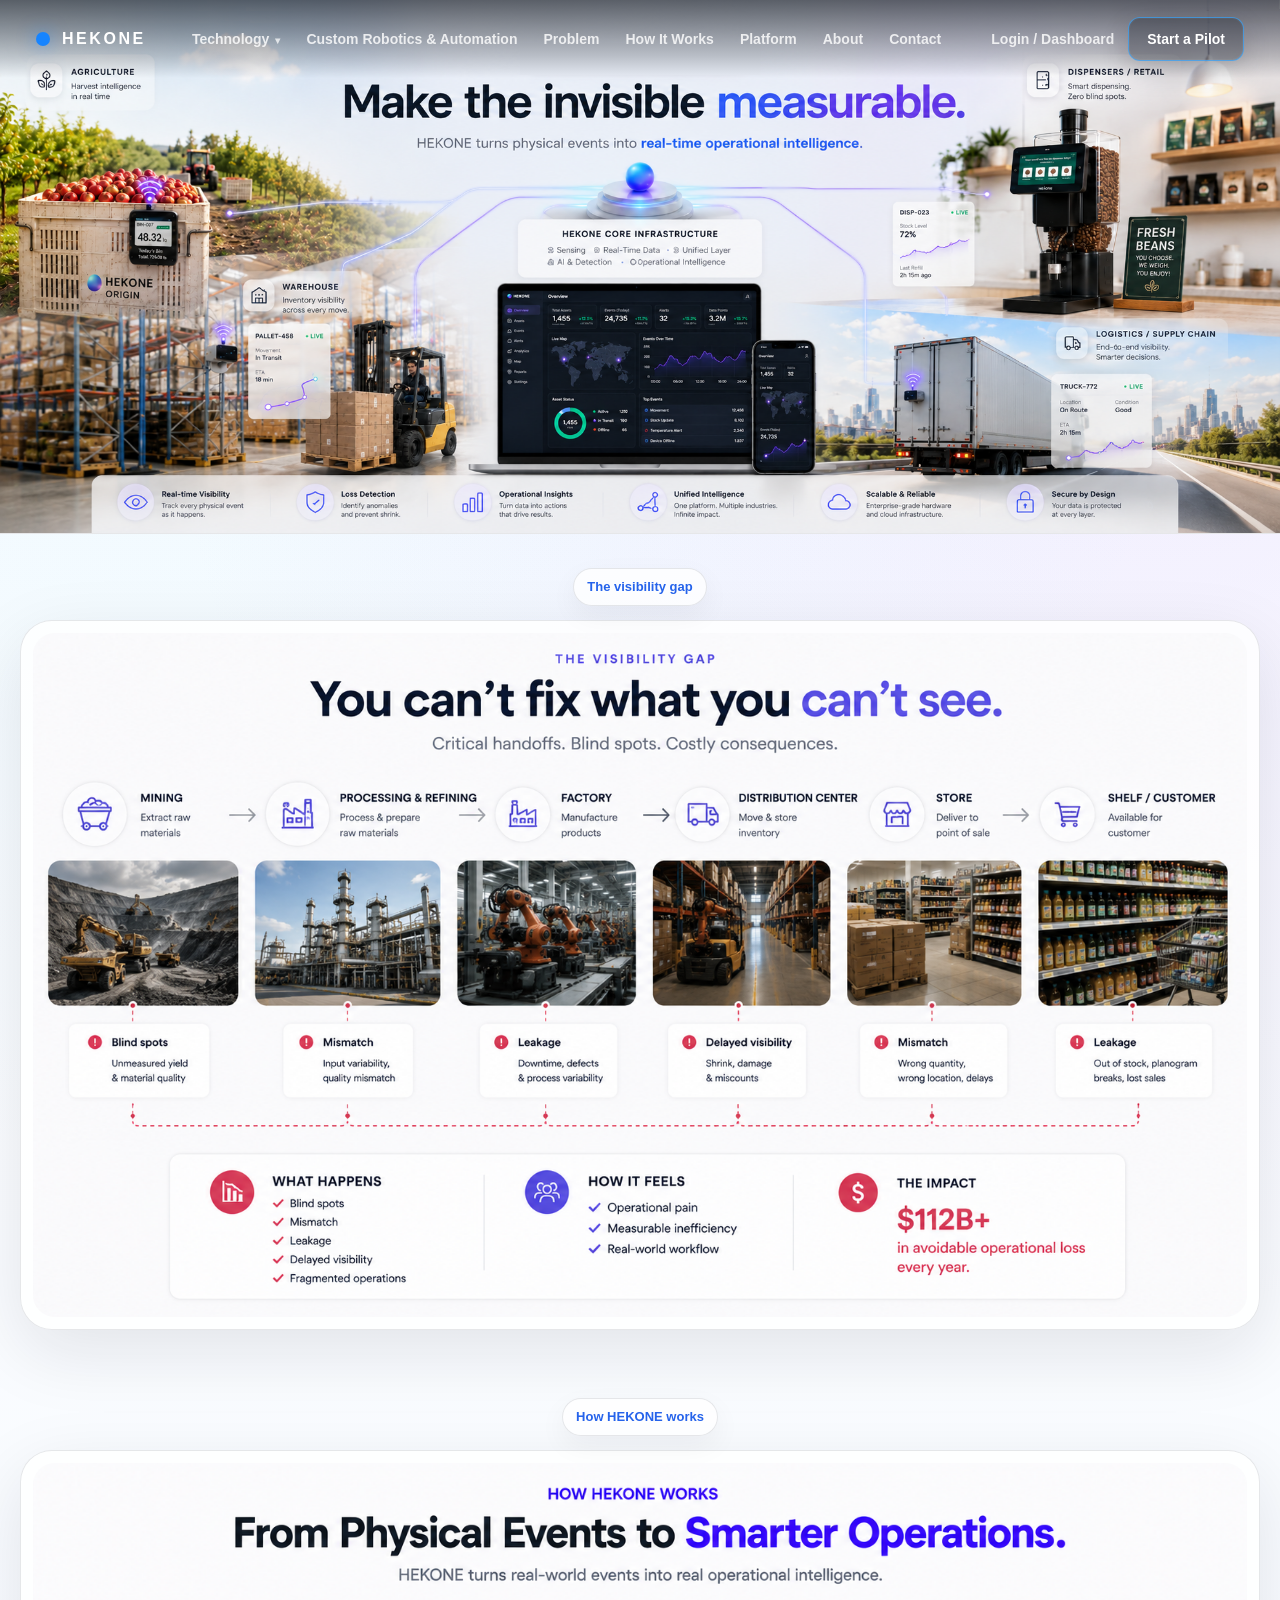
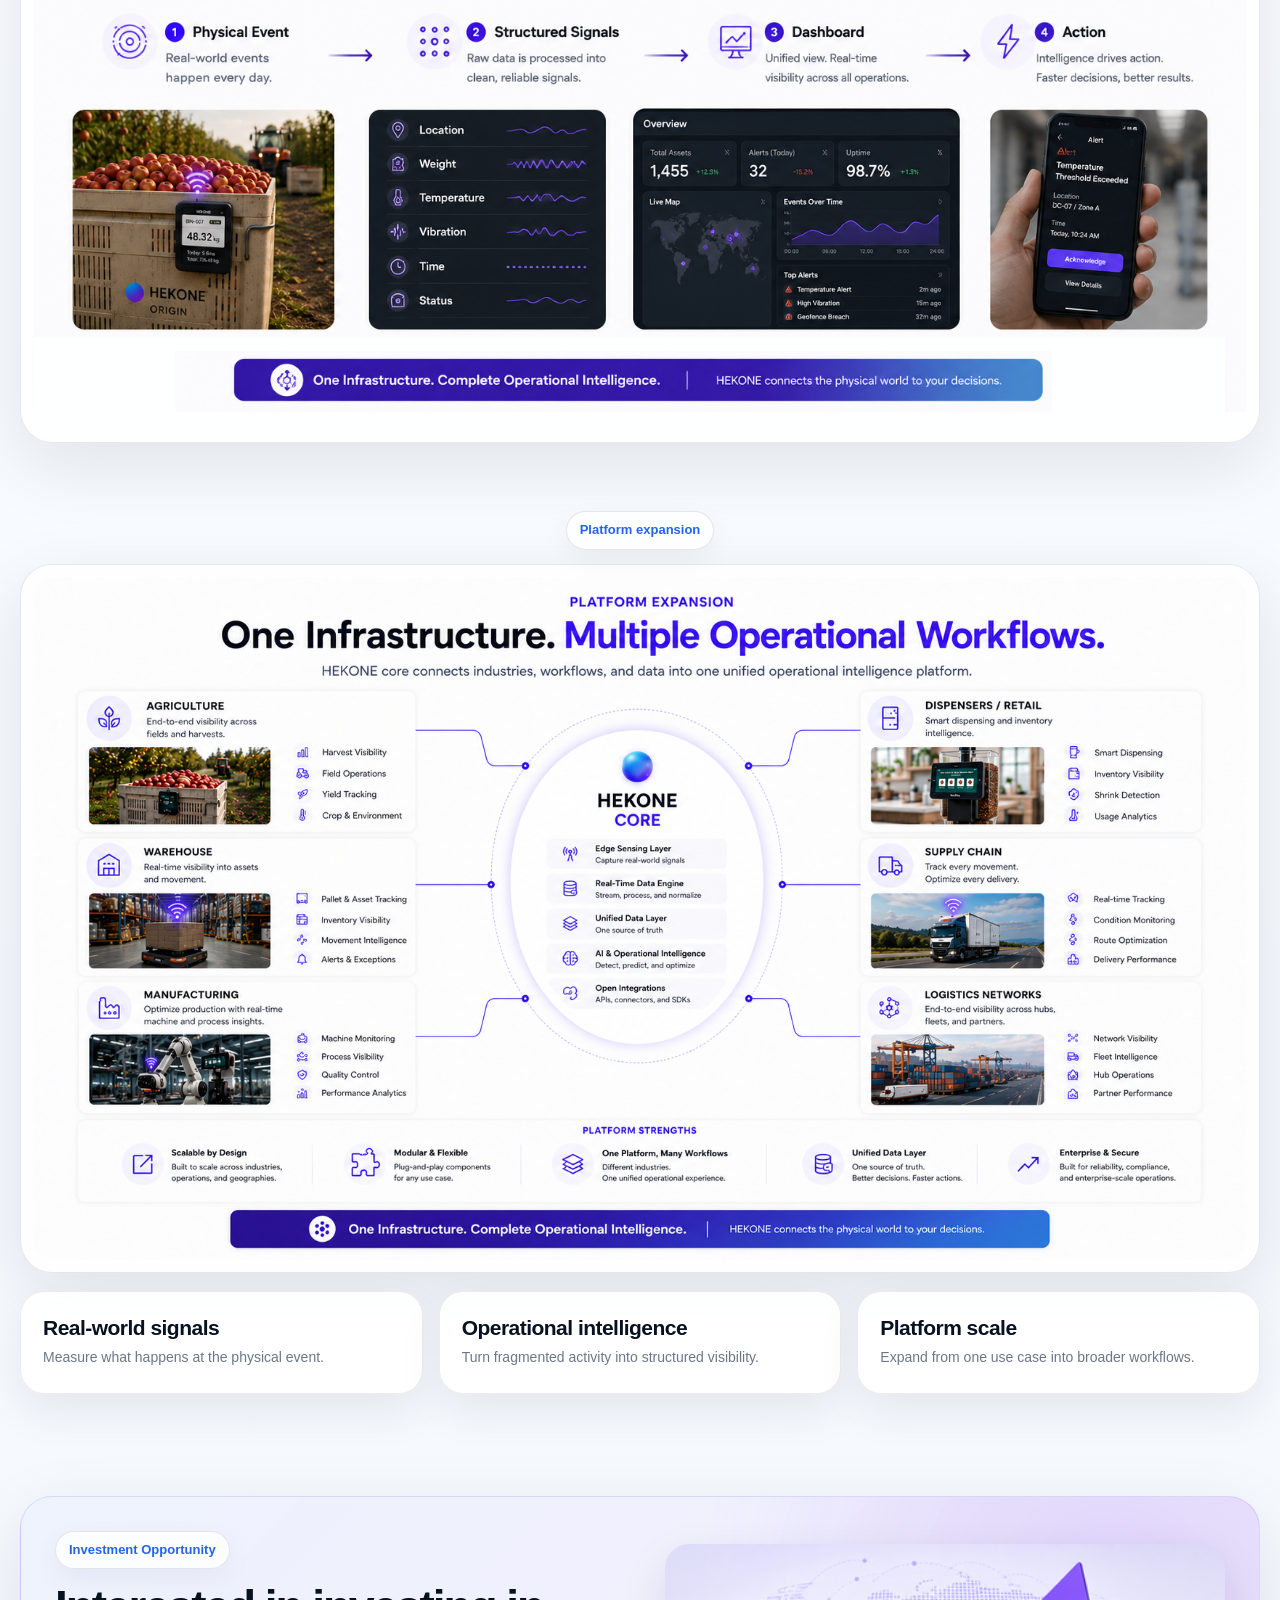
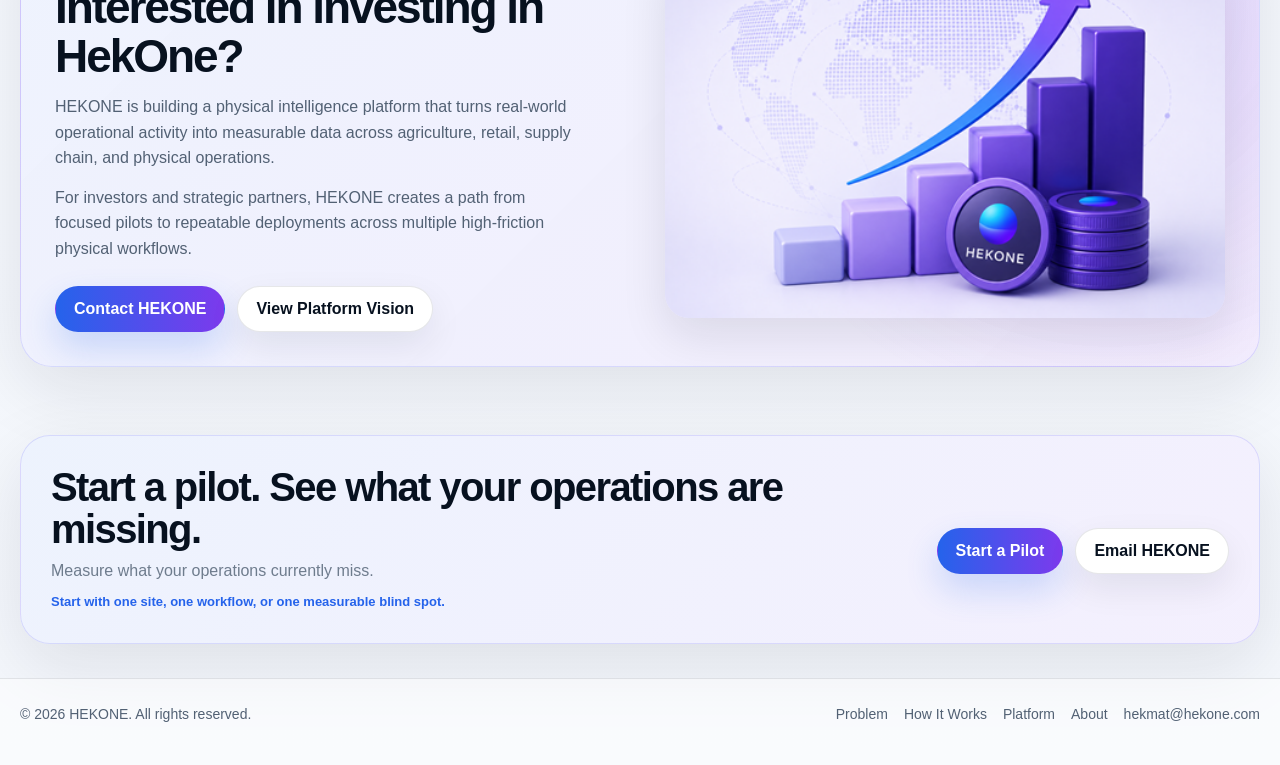
<file: index.html>
<!DOCTYPE html>
<html lang="en">
<head>
<script type="text/javascript">
  (function(c,l,a,r,i,t,y){
    c[a]=c[a]||function(){(c[a].q=c[a].q||[]).push(arguments)};
    t=l.createElement(r);t.async=1;t.src="https://www.clarity.ms/tag/"+i;
    y=l.getElementsByTagName(r)[0];y.parentNode.insertBefore(t,y);
  })(window, document, "clarity", "script", "ybxg5ku4x8");
</script>

<meta charset="UTF-8" />
<meta name="viewport" content="width=device-width, initial-scale=1.0" />
<title>HEKONE | Operational Intelligence for the Physical World</title>
<meta name="description" content="HEKONE turns real-world physical events into measurable operational intelligence." />
<link rel="icon" type="image/png" sizes="32x32" href="favicon1.png?v=2" />
<link rel="icon" type="image/png" sizes="16x16" href="favicon1.png?v=2" />
<link rel="apple-touch-icon" href="favicon1.png?v=2" />
<meta name="theme-color" content="#f8fbff" />

<style>
  :root {
    --text: #07111f;
    --muted: #526174;
    --line: rgba(15, 23, 42, 0.10);
    --line-strong: rgba(99, 102, 241, 0.18);
    --accent: #2563eb;
    --accent-2: #7c3aed;
    --shadow: 0 22px 70px rgba(15, 23, 42, 0.10);
    --shadow-soft: 0 14px 34px rgba(15, 23, 42, 0.08);
    --max: 1240px;
  }

  * { box-sizing: border-box; }
  html { scroll-behavior: smooth; }

  body {
    margin: 0;
    font-family: Inter, Arial, Helvetica, sans-serif;
    color: var(--text);
    background:
      radial-gradient(circle at 10% 0%, rgba(125, 211, 252, 0.15), transparent 28%),
      radial-gradient(circle at 90% 8%, rgba(167, 139, 250, 0.14), transparent 26%),
      linear-gradient(180deg, #ffffff 0%, #f8fbff 44%, #f4f7fc 100%);
    line-height: 1.6;
    overflow-x: hidden;
  }

  body.menu-open { overflow: hidden; }
  a { color: inherit; text-decoration: none; }
  img { max-width: 100%; display: block; }

  .wrap {
    width: min(var(--max), calc(100% - 32px));
    margin: 0 auto;
  }

  header {
    position: sticky;
    top: 0;
    z-index: 1000;
    backdrop-filter: blur(16px);
    background: rgba(255, 255, 255, 0.84);
    border-bottom: 1px solid var(--line);
  }

  .nav-wrap {
    width: calc(100% - 64px);
    margin: 0 auto;
  }

  .nav {
    display: grid;
    grid-template-columns: auto 1fr auto;
    align-items: center;
    gap: 24px;
    padding: 12px 0;
    position: relative;
  }

  .brand {
    display: inline-flex;
    align-items: center;
    gap: 12px;
    font-weight: 900;
    letter-spacing: 0.16em;
    color: var(--text);
    flex-shrink: 0;
    position: relative;
    z-index: 1002;
  }

  .brand-mark {
    width: 14px;
    height: 14px;
    border-radius: 50%;
    background: linear-gradient(135deg, #7dd3fc, #7c3aed);
    box-shadow: 0 0 18px rgba(37, 99, 235, 0.35);
  }

  .nav-links {
    display: flex;
    justify-content: center;
    gap: 8px;
    align-items: center;
    color: var(--muted);
    font-size: 14px;
    font-weight: 650;
  }

  .nav-actions {
    display: flex;
    justify-content: flex-end;
    align-items: center;
    gap: 10px;
    color: var(--muted);
    font-size: 14px;
    font-weight: 650;
  }

  .nav-links a,
  .nav-actions a,
  .nav-dropdown-btn {
    position: relative;
    padding: 10px 12px;
    border-radius: 12px;
    white-space: nowrap;
    transition: color .22s ease, background .22s ease, transform .22s ease;
  }

  .nav-links a:hover,
  .nav-actions a:not(.nav-pilot):hover,
  .nav-dropdown:hover .nav-dropdown-btn,
  .nav-dropdown.open .nav-dropdown-btn {
    color: var(--text);
    background: rgba(15, 23, 42, 0.05);
  }

  .nav-dropdown {
    position: relative;
    display: inline-flex;
    align-items: center;
  }

  .nav-dropdown::after {
    content: "";
    position: absolute;
    top: 100%;
    left: 0;
    width: 100%;
    height: 14px;
    z-index: 1002;
  }

  .nav-dropdown-btn {
    border: 0;
    background: transparent;
    color: var(--muted);
    font: inherit;
    cursor: pointer;
  }

  .nav-dropdown-btn::after {
    content: "▾";
    margin-left: 6px;
    font-size: 10px;
  }

  .nav-dropdown-menu {
    position: absolute;
    top: 100%;
    left: 0;
    margin-top: 6px;
    min-width: 210px;
    display: none;
    padding: 8px;
    border-radius: 18px;
    background: rgba(255,255,255,0.98);
    border: 1px solid var(--line);
    box-shadow: 0 24px 70px rgba(15, 23, 42, 0.14);
    z-index: 1003;
  }

  .nav-dropdown:hover .nav-dropdown-menu,
  .nav-dropdown.open .nav-dropdown-menu {
    display: grid;
    gap: 6px;
  }

  .nav-dropdown-menu a {
    display: block;
    padding: 12px 14px;
    border-radius: 12px;
    color: var(--text);
    background: rgba(15, 23, 42, 0.025);
  }

  .nav-dropdown-menu a:hover {
    background: rgba(37, 99, 235, 0.07);
  }

  .btn {
    display: inline-flex;
    align-items: center;
    justify-content: center;
    min-height: 46px;
    padding: 0 18px;
    border-radius: 999px;
    font-weight: 800;
    border: 1px solid transparent;
    cursor: pointer;
    transition: transform .18s ease, box-shadow .18s ease, background .18s ease;
  }

  .btn:hover { transform: translateY(-1px); }

  .btn-pilot,
  .nav-pilot {
    color: #ffffff !important;
    background: linear-gradient(90deg, #2563eb 0%, #7c3aed 100%);
    box-shadow: 0 16px 34px rgba(37, 99, 235, 0.20);
  }

  .nav-pilot { padding: 10px 18px !important; }

  .btn-secondary {
    color: var(--text);
    background: #ffffff;
    border-color: var(--line);
    box-shadow: var(--shadow-soft);
  }

  .menu-toggle {
    display: none;
    width: 46px;
    height: 46px;
    border-radius: 14px;
    border: 1px solid var(--line);
    background: #ffffff;
    align-items: center;
    justify-content: center;
    flex-direction: column;
    gap: 5px;
    cursor: pointer;
    padding: 0;
    flex-shrink: 0;
    position: relative;
    z-index: 1002;
  }

  .menu-toggle span {
    display: block;
    width: 18px;
    height: 2px;
    border-radius: 999px;
    background: var(--text);
    transition: transform .22s ease, opacity .22s ease;
  }

  .menu-toggle.active span:nth-child(1) { transform: translateY(7px) rotate(45deg); }
  .menu-toggle.active span:nth-child(2) { opacity: 0; }
  .menu-toggle.active span:nth-child(3) { transform: translateY(-7px) rotate(-45deg); }

  .menu-backdrop { display: none; }

  .menu-backdrop.show {
    display: block;
    position: fixed;
    inset: 0;
    background: rgba(15, 23, 42, 0.25);
    backdrop-filter: blur(6px);
    z-index: 998;
  }

  section { padding: 34px 0; }

  .hero-full {
    width: 100%;
    margin: 0;
    padding: 0;
    overflow: hidden;
    background: #ffffff;
    border-bottom: 1px solid var(--line);
  }

  .hero-full-image {
    display: block;
    width: 100%;
    height: auto;
  }

  .hero {
    padding: 58px 0 22px;
    text-align: center;
  }

  .eyebrow,
  .section-pill {
    display: inline-flex;
    align-items: center;
    gap: 9px;
    padding: 8px 13px;
    border: 1px solid var(--line);
    border-radius: 999px;
    color: var(--accent);
    background: rgba(255, 255, 255, 0.78);
    font-size: 13px;
    font-weight: 800;
    box-shadow: 0 10px 28px rgba(15, 23, 42, 0.05);
  }

  .eyebrow-dot {
    width: 8px;
    height: 8px;
    border-radius: 50%;
    background: #22c55e;
    box-shadow: 0 0 10px rgba(34, 197, 94, 0.45);
  }

  h1 {
    margin: 16px auto 0;
    max-width: 920px;
    font-size: clamp(46px, 6.2vw, 82px);
    line-height: 0.95;
    letter-spacing: -0.065em;
  }

  .hero-lead {
    margin: 20px auto 0;
    max-width: 680px;
    color: rgba(82, 97, 116, 0.92);
    font-size: clamp(18px, 1.8vw, 22px);
    line-height: 1.42;
  }

  .hero-lead strong { color: var(--accent); }

  .hero-actions {
    display: flex;
    justify-content: center;
    flex-wrap: wrap;
    gap: 12px;
    margin-top: 24px;
  }

  .hero-note {
    margin-top: 12px;
    color: var(--accent);
    font-size: 13px;
    font-weight: 800;
  }

  .visual-block {
    padding: 18px 0 32px;
  }

  .visual-card {
    border-radius: 32px;
    background: rgba(255, 255, 255, 0.82);
    border: 1px solid var(--line);
    box-shadow: var(--shadow);
    overflow: hidden;
  }

  .visual-card img {
    width: 100%;
    height: auto;
  }

  .visual-card.compact {
    padding: 12px;
  }

  .visual-card.compact img {
    border-radius: 22px;
  }

  .section-head {
    text-align: center;
    max-width: 820px;
    margin: 0 auto 18px;
  }

  .section-head.minimal {
    margin-bottom: 14px;
  }

  .section-head.minimal h2,
  .section-head.minimal p {
    display: none;
  }

  .mini-grid {
    display: grid;
    grid-template-columns: repeat(3, minmax(0, 1fr));
    gap: 16px;
    margin-top: 18px;
  }

  .mini-card {
    padding: 24px 22px;
    border-radius: 24px;
    background: rgba(255,255,255,0.94);
    border: 1px solid rgba(15, 23, 42, 0.08);
    box-shadow: 0 18px 44px rgba(15, 23, 42, 0.075);
  }

  .mini-card h3 {
    margin: 0 0 7px;
    font-size: 21px;
    line-height: 1.1;
    letter-spacing: -0.025em;
    font-weight: 900;
  }

  .mini-card p {
    margin: 0;
    color: rgba(82, 97, 116, 0.86);
    font-size: 14px;
  }

  .cta-box {
    display: grid;
    grid-template-columns: 1fr auto;
    gap: 18px;
    align-items: center;
    padding: 30px;
    border-radius: 30px;
    background:
      linear-gradient(135deg, rgba(37, 99, 235, 0.08), rgba(124, 58, 237, 0.08)),
      rgba(255,255,255,0.90);
    border: 1px solid var(--line-strong);
    box-shadow: var(--shadow);
  }

  .cta-box h2 {
    margin: 0 0 8px;
    font-size: clamp(28px, 3.3vw, 40px);
    line-height: 1.05;
    letter-spacing: -0.04em;
  }

  .cta-box p {
    margin: 0;
    color: rgba(82, 97, 116, 0.82);
    font-size: 16px;
    max-width: 680px;
  }

  .cta-note {
    margin-top: 9px;
    color: var(--accent);
    font-size: 13px;
    font-weight: 800;
  }


  .investor-panel {
    margin-top: 34px;
    display: grid;
    grid-template-columns: 0.92fr 1.08fr;
    gap: 26px;
    align-items: center;
    padding: 34px;
    border-radius: 32px;
    background:
      radial-gradient(circle at 88% 24%, rgba(124, 58, 237, 0.16), transparent 36%),
      linear-gradient(135deg, rgba(37, 99, 235, 0.08), rgba(124, 58, 237, 0.09)),
      rgba(255,255,255,0.92);
    border: 1px solid var(--line-strong);
    box-shadow: var(--shadow);
    overflow: hidden;
  }

  .investor-copy h2 {
    margin: 14px 0 0;
    font-size: clamp(30px, 3.6vw, 46px);
    line-height: 1.05;
    letter-spacing: -0.045em;
  }

  .investor-copy p {
    margin: 14px 0 0;
    color: var(--muted);
    font-size: 16px;
    max-width: 640px;
  }

  .investor-actions {
    display: flex;
    flex-wrap: wrap;
    gap: 12px;
    margin-top: 24px;
  }

  .investor-visual {
    display: flex;
    align-items: center;
    justify-content: flex-end;
  }

  .investor-visual img {
    width: min(100%, 560px);
    border-radius: 24px;
    object-fit: cover;
    box-shadow: 0 18px 46px rgba(15, 23, 42, 0.10);
  }

  footer {
    border-top: 1px solid var(--line);
    padding: 24px 0 40px;
    color: var(--muted);
    background: rgba(255,255,255,0.52);
  }

  .footer-row {
    display: flex;
    justify-content: space-between;
    align-items: center;
    gap: 18px;
    flex-wrap: wrap;
    font-size: 14px;
  }

  .footer-links {
    display: flex;
    gap: 16px;
    flex-wrap: wrap;
  }

  .footer-links a { color: var(--muted); }

  @media (max-width: 1100px) {
    .nav-wrap {
      width: calc(100% - 36px);
    }

    .nav {
      gap: 14px;
    }

    .nav-links,
    .nav-actions {
      gap: 2px;
      font-size: 13px;
    }

    .nav-links a,
    .nav-actions a,
    .nav-dropdown-btn {
      padding: 10px 9px;
    }
  }

  @media (max-width: 900px) {
    .nav {
      display: flex;
      justify-content: space-between;
    }

    .menu-toggle { display: inline-flex; }

    .nav-links {
      position: absolute;
      top: calc(100% + 12px);
      left: 0;
      right: 0;
      display: none;
      flex-direction: column;
      align-items: stretch;
      gap: 10px;
      padding: 14px;
      border-radius: 24px;
      background: rgba(255, 255, 255, 0.98);
      border: 1px solid var(--line);
      box-shadow: 0 24px 70px rgba(15, 23, 42, 0.18);
      z-index: 1001;
      max-height: calc(100vh - 110px);
      overflow-y: auto;
    }

    .nav-links.open { display: flex; }

    .nav-actions {
      display: none;
    }

    .nav-links a,
    .nav-dropdown-btn {
      display: block;
      width: 100%;
      padding: 14px 16px;
      border-radius: 16px;
      background: rgba(15, 23, 42, 0.035);
      color: var(--text);
      font-size: 15px;
      border: 1px solid rgba(15, 23, 42, 0.04);
      text-align: left;
    }

    .mobile-only {
      display: block !important;
    }

    .nav-dropdown {
      display: block;
      width: 100%;
    }

    .nav-dropdown::after { display: none; }

    .nav-dropdown-btn::after {
      float: right;
      margin-top: 3px;
    }

    .nav-dropdown-menu {
      position: static;
      display: none;
      margin-top: 8px;
      min-width: 0;
      padding: 8px;
      border-radius: 16px;
      background: rgba(15, 23, 42, 0.035);
      box-shadow: none;
    }

    .nav-dropdown.open .nav-dropdown-menu { display: grid; }
    .nav-dropdown:hover .nav-dropdown-menu { display: none; }
    .nav-dropdown.open:hover .nav-dropdown-menu { display: grid; }

    .nav-pilot {
      display: inline-flex !important;
      justify-content: center;
      align-items: center;
      width: 100%;
      min-height: 50px;
      text-align: center;
    }

    .mini-grid,
    .cta-box,
    .investor-panel {
      grid-template-columns: 1fr;
    }

    .investor-visual {
      justify-content: center;
    }

    .cta-box .hero-actions {
      justify-content: flex-start;
    }
  }

  @media (min-width: 901px) {
    .mobile-only {
      display: none !important;
    }
  }

  @media (max-width: 760px) {
    .nav-wrap {
      width: calc(100% - 22px);
    }

    .wrap {
      width: min(var(--max), calc(100% - 22px));
    }

    .hero {
      padding: 50px 0 22px;
    }

    h1 {
      font-size: clamp(40px, 12vw, 58px);
    }

    .hero-lead {
      font-size: 17px;
    }

    section {
      padding: 28px 0;
    }

    .visual-block {
      padding: 16px 0 28px;
    }

    .visual-card,
    .cta-box,
    .investor-panel {
      border-radius: 24px;
    }

    .investor-panel {
      padding: 24px 18px;
    }

    .investor-actions .btn {
      width: 100%;
    }

    .investor-visual img {
      border-radius: 20px;
    }

    .visual-card.compact {
      padding: 8px;
    }

    .visual-card.compact img {
      border-radius: 18px;
    }

    .hero-actions .btn {
      width: 100%;
    }
  }


  /* =========================================================
     HERO OVERLAY NAVIGATION — matched to Custom Robotics page
     Only navigation styling is changed.
     ========================================================= */
  @media (min-width: 901px) {
    header {
      position: absolute;
      top: 0;
      left: 0;
      right: 0;
      width: 100%;
      z-index: 1000;
      background: linear-gradient(180deg, rgba(3, 8, 16, .62) 0%, rgba(3, 8, 16, .20) 72%, rgba(3, 8, 16, 0) 100%);
      border-bottom: 0;
      backdrop-filter: none;
      -webkit-backdrop-filter: none;
    }

    .nav-wrap {
      width: min(1500px, calc(100% - 72px));
    }

    .nav {
      min-height: 78px;
      padding: 12px 0;
    }

    .brand,
    .nav-links,
    .nav-actions,
    .nav-dropdown-btn {
      color: rgba(255,255,255,.92);
    }

    .brand { color: #fff; }

    .brand-mark {
      background: #1684ff;
      box-shadow: 0 0 18px rgba(22,132,255,.5);
    }

    .nav-links { gap: 18px; }

    .nav-links > a,
    .nav-dropdown-btn,
    .nav-actions > a:not(.nav-pilot) {
      background: transparent !important;
      border-radius: 0;
      padding: 13px 4px 12px;
      color: rgba(255,255,255,.82);
      transition: color .28s ease, transform .28s cubic-bezier(.2,.8,.2,1), text-shadow .28s ease;
    }

    .nav-links > a::after,
    .nav-dropdown-btn::before,
    .nav-actions > a:not(.nav-pilot)::after {
      content: "";
      position: absolute;
      left: 50%;
      bottom: 5px;
      width: 100%;
      height: 2px;
      border-radius: 999px;
      background: linear-gradient(90deg, #0d6efd 0%, #38a8ff 55%, #7dd3fc 100%);
      box-shadow: 0 0 0 rgba(37,130,255,0);
      transform: translateX(-50%) scaleX(0);
      transform-origin: center;
      opacity: 0;
      transition: transform .34s cubic-bezier(.16,1,.3,1), opacity .22s ease, box-shadow .34s ease;
    }

    .nav-links > a:hover,
    .nav-links > a.active,
    .nav-dropdown:hover > .nav-dropdown-btn,
    .nav-dropdown.open > .nav-dropdown-btn,
    .nav-actions > a:not(.nav-pilot):hover {
      color: #fff !important;
      background: transparent !important;
      transform: translateY(-1px);
      text-shadow: 0 0 18px rgba(255,255,255,.16);
    }

    .nav-links > a:hover::after,
    .nav-links > a.active::after,
    .nav-dropdown:hover > .nav-dropdown-btn::before,
    .nav-dropdown.open > .nav-dropdown-btn::before,
    .nav-actions > a:not(.nav-pilot):hover::after {
      opacity: 1;
      transform: translateX(-50%) scaleX(1);
      box-shadow: 0 2px 14px rgba(24,139,255,.85);
    }

    .nav-dropdown-btn::after { color: rgba(255,255,255,.72); }

    .nav-dropdown-menu {
      top: calc(100% + 4px);
      margin-top: 0;
      padding: 9px;
      border-radius: 16px;
      background: rgba(8, 15, 26, .90);
      border: 1px solid rgba(255,255,255,.13);
      box-shadow: 0 22px 60px rgba(0,0,0,.36);
      backdrop-filter: blur(18px);
      -webkit-backdrop-filter: blur(18px);
    }

    .nav-dropdown-menu a {
      color: rgba(255,255,255,.88);
      background: transparent;
      border: 1px solid transparent;
      transition: color .22s ease, background .22s ease, border-color .22s ease, transform .22s ease;
    }

    .nav-links .nav-dropdown-menu a:hover,
    .nav-links .nav-dropdown-menu a.active {
      color: rgba(255,255,255,.96);
      background: rgba(37, 99, 235, .14);
      border-color: rgba(59, 130, 246, .24);
      transform: scale(1.045);
      transform-origin: left center;
      font-weight: 700;
    }

    .nav-pilot {
      background: rgba(8,15,26,.30) !important;
      border: 1px solid rgba(63, 169, 255, .72) !important;
      color: #fff !important;
      box-shadow: inset 0 0 0 1px rgba(255,255,255,.035), 0 10px 28px rgba(0,0,0,.16);
      transition: background .25s ease, border-color .25s ease, transform .25s ease, box-shadow .25s ease !important;
    }

    .nav-pilot:hover {
      transform: translateY(-2px);
      background: rgba(37,99,235,.27) !important;
      border-color: #45a9ff !important;
      box-shadow: 0 0 0 1px rgba(69,169,255,.16), 0 10px 28px rgba(0,0,0,.20), 0 0 24px rgba(37,130,255,.22);
    }
  }

  @media (max-width: 900px) {
    header {
      position: absolute;
      top: 0;
      left: 0;
      right: 0;
      background: linear-gradient(180deg, rgba(3,8,16,.72), rgba(3,8,16,.16));
      border-bottom: 0;
      backdrop-filter: none;
      -webkit-backdrop-filter: none;
    }

    .brand { color: #fff; }
    .brand-mark { background: #1684ff; }

    .menu-toggle {
      background: rgba(7,17,31,.55);
      border-color: rgba(255,255,255,.22);
      backdrop-filter: blur(12px);
      -webkit-backdrop-filter: blur(12px);
    }

    .menu-toggle span { background: #fff; }
  }

</style>
</head>

<body>
  <header>
    <div class="nav-wrap nav">
      <a class="brand" href="#top">
        <span class="brand-mark"></span>
        <span>HEKONE</span>
      </a>

      <nav class="nav-links" id="site-menu">
        <div class="nav-dropdown">
          <button class="nav-dropdown-btn" type="button" aria-expanded="false">Technology</button>
          <div class="nav-dropdown-menu">
            <a href="instrumentation-example.html">Smart Dispenser</a>
            <a href="origin.html">HEKONE Origin</a>
          </div>
        </div>
        <a href="https://hekone.com/robot">Custom Robotics &amp; Automation</a>
        <a href="#problem">Problem</a>
        <a href="#workflow">How It Works</a>
        <a href="#platform">Platform</a>
        <a href="about.html">About</a>
        <a href="https://hekone.com/contact">Contact</a>
        <a href="login.html" class="mobile-only">Login / Dashboard</a>
        <a href="pilot.html" class="nav-pilot mobile-only">Start a Pilot</a>
      </nav>

      <div class="nav-actions">
        <a href="login.html">Login / Dashboard</a>
        <a href="pilot.html" class="nav-pilot">Start a Pilot</a>
      </div>

      <button class="menu-toggle" aria-label="Toggle menu" aria-expanded="false" aria-controls="site-menu">
        <span></span>
        <span></span>
        <span></span>
      </button>
    </div>
  </header>

  <div class="menu-backdrop"></div>

  <main id="top">
    <section class="hero-full" aria-label="HEKONE platform hero">
      <img
        src="firstpage-top2.png"
        alt="HEKONE operational intelligence platform across agriculture, retail dispensers, warehouse, logistics, and supply chain"
        class="hero-full-image"
        loading="eager"
        fetchpriority="high"
      />
    </section>

    <section id="problem">
      <div class="wrap">
        <div class="section-head minimal">
          <div class="section-pill">The visibility gap</div>
        </div>

        <div class="visual-card compact">
          <img src="workflow.png" alt="Visibility gap across physical workflows and operational handoffs" loading="lazy" />
        </div>
      </div>
    </section>

    <section id="workflow">
      <div class="wrap">
        <div class="section-head minimal">
          <div class="section-pill">How HEKONE works</div>
        </div>

        <div class="visual-card compact">
          <img src="visibility.png" alt="HEKONE workflow from physical events to structured signals, dashboard, and action" loading="lazy" />
        </div>
      </div>
    </section>

    <section id="platform">
      <div class="wrap">
        <div class="section-head minimal">
          <div class="section-pill">Platform expansion</div>
        </div>

        <div class="visual-card compact">
          <img src="platform.png" alt="HEKONE platform expansion across agriculture, retail, warehouse, manufacturing, supply chain, and logistics" loading="lazy" />
        </div>

        <div class="mini-grid">
          <div class="mini-card">
            <h3>Real-world signals</h3>
            <p>Measure what happens at the physical event.</p>
          </div>

          <div class="mini-card">
            <h3>Operational intelligence</h3>
            <p>Turn fragmented activity into structured visibility.</p>
          </div>

          <div class="mini-card">
            <h3>Platform scale</h3>
            <p>Expand from one use case into broader workflows.</p>
          </div>
        </div>
      </div>
    </section>


    <section id="investment">
      <div class="wrap">
        <div class="investor-panel">
          <div class="investor-copy">
            <div class="section-pill">Investment Opportunity</div>
            <h2>Interested in investing in HekOne?</h2>
            <p>
              HEKONE is building a physical intelligence platform that turns real-world operational activity into measurable data across agriculture, retail, supply chain, and physical operations.
            </p>
            <p>
              For investors and strategic partners, HEKONE creates a path from focused pilots to repeatable deployments across multiple high-friction physical workflows.
            </p>

            <div class="investor-actions">
              <a class="btn btn-pilot" href="mailto:hekmat@hekone.com?subject=Investment%20Inquiry%20-%20HEKONE">Contact HEKONE</a>
              <a class="btn btn-secondary" href="#platform">View Platform Vision</a>
            </div>
          </div>

          <div class="investor-visual">
            <img src="invest.png" alt="HEKONE investment growth visual with rising chart, global network, and branded coin" loading="lazy" />
          </div>
        </div>
      </div>
    </section>

    <section id="contact">
      <div class="wrap">
        <div class="cta-box">
          <div>
            <h2>Start a pilot. See what your operations are missing.</h2>
            <p>Measure what your operations currently miss.</p>
            <div class="cta-note">Start with one site, one workflow, or one measurable blind spot.</div>
          </div>

          <div class="hero-actions">
            <a class="btn btn-pilot" href="pilot.html">Start a Pilot</a>
            <a class="btn btn-secondary" href="mailto:hekmat@hekone.com?subject=HEKONE%20Inquiry">Email HEKONE</a>
          </div>
        </div>
      </div>
    </section>
  </main>

  <footer>
    <div class="wrap footer-row">
      <div>© 2026 HEKONE. All rights reserved.</div>
      <div class="footer-links">
        <a href="#problem">Problem</a>
        <a href="#workflow">How It Works</a>
        <a href="#platform">Platform</a>
        <a href="about.html">About</a>
        <a href="mailto:hekmat@hekone.com">hekmat@hekone.com</a>
      </div>
    </div>
  </footer>

  <script>
    const menuToggle = document.querySelector('.menu-toggle');
    const navLinks = document.querySelector('.nav-links');
    const navItems = document.querySelectorAll('.nav-links a');
    const menuBackdrop = document.querySelector('.menu-backdrop');
    const dropdown = document.querySelector('.nav-dropdown');
    const dropdownBtn = document.querySelector('.nav-dropdown-btn');
    const body = document.body;

    function closeDropdown() {
      if (!dropdown || !dropdownBtn) return;
      dropdown.classList.remove('open');
      dropdownBtn.setAttribute('aria-expanded', 'false');
    }

    function openMenu() {
      navLinks.classList.add('open');
      menuToggle.classList.add('active');
      menuToggle.setAttribute('aria-expanded', 'true');
      menuBackdrop.classList.add('show');
      body.classList.add('menu-open');
    }

    function closeMenu() {
      navLinks.classList.remove('open');
      menuToggle.classList.remove('active');
      menuToggle.setAttribute('aria-expanded', 'false');
      menuBackdrop.classList.remove('show');
      body.classList.remove('menu-open');
      closeDropdown();
    }

    if (menuToggle && navLinks && menuBackdrop) {
      menuToggle.addEventListener('click', () => {
        const isOpen = navLinks.classList.contains('open');
        if (isOpen) closeMenu();
        else openMenu();
      });

      if (dropdown && dropdownBtn) {
        dropdownBtn.addEventListener('click', (event) => {
          event.stopPropagation();
          dropdown.classList.toggle('open');
          const isDropdownOpen = dropdown.classList.contains('open');
          dropdownBtn.setAttribute('aria-expanded', isDropdownOpen ? 'true' : 'false');
        });
      }

      document.addEventListener('click', (event) => {
        if (dropdown && !dropdown.contains(event.target)) closeDropdown();
      });

      navItems.forEach(item => {
        item.addEventListener('click', () => {
          if (window.innerWidth <= 900) closeMenu();
          else closeDropdown();
        });
      });

      menuBackdrop.addEventListener('click', closeMenu);

      window.addEventListener('resize', () => {
        if (window.innerWidth > 900) closeMenu();
      });

      document.addEventListener('keydown', (e) => {
        if (e.key === 'Escape') closeMenu();
      });
    }
  </script>
</body>
</html>
</file>
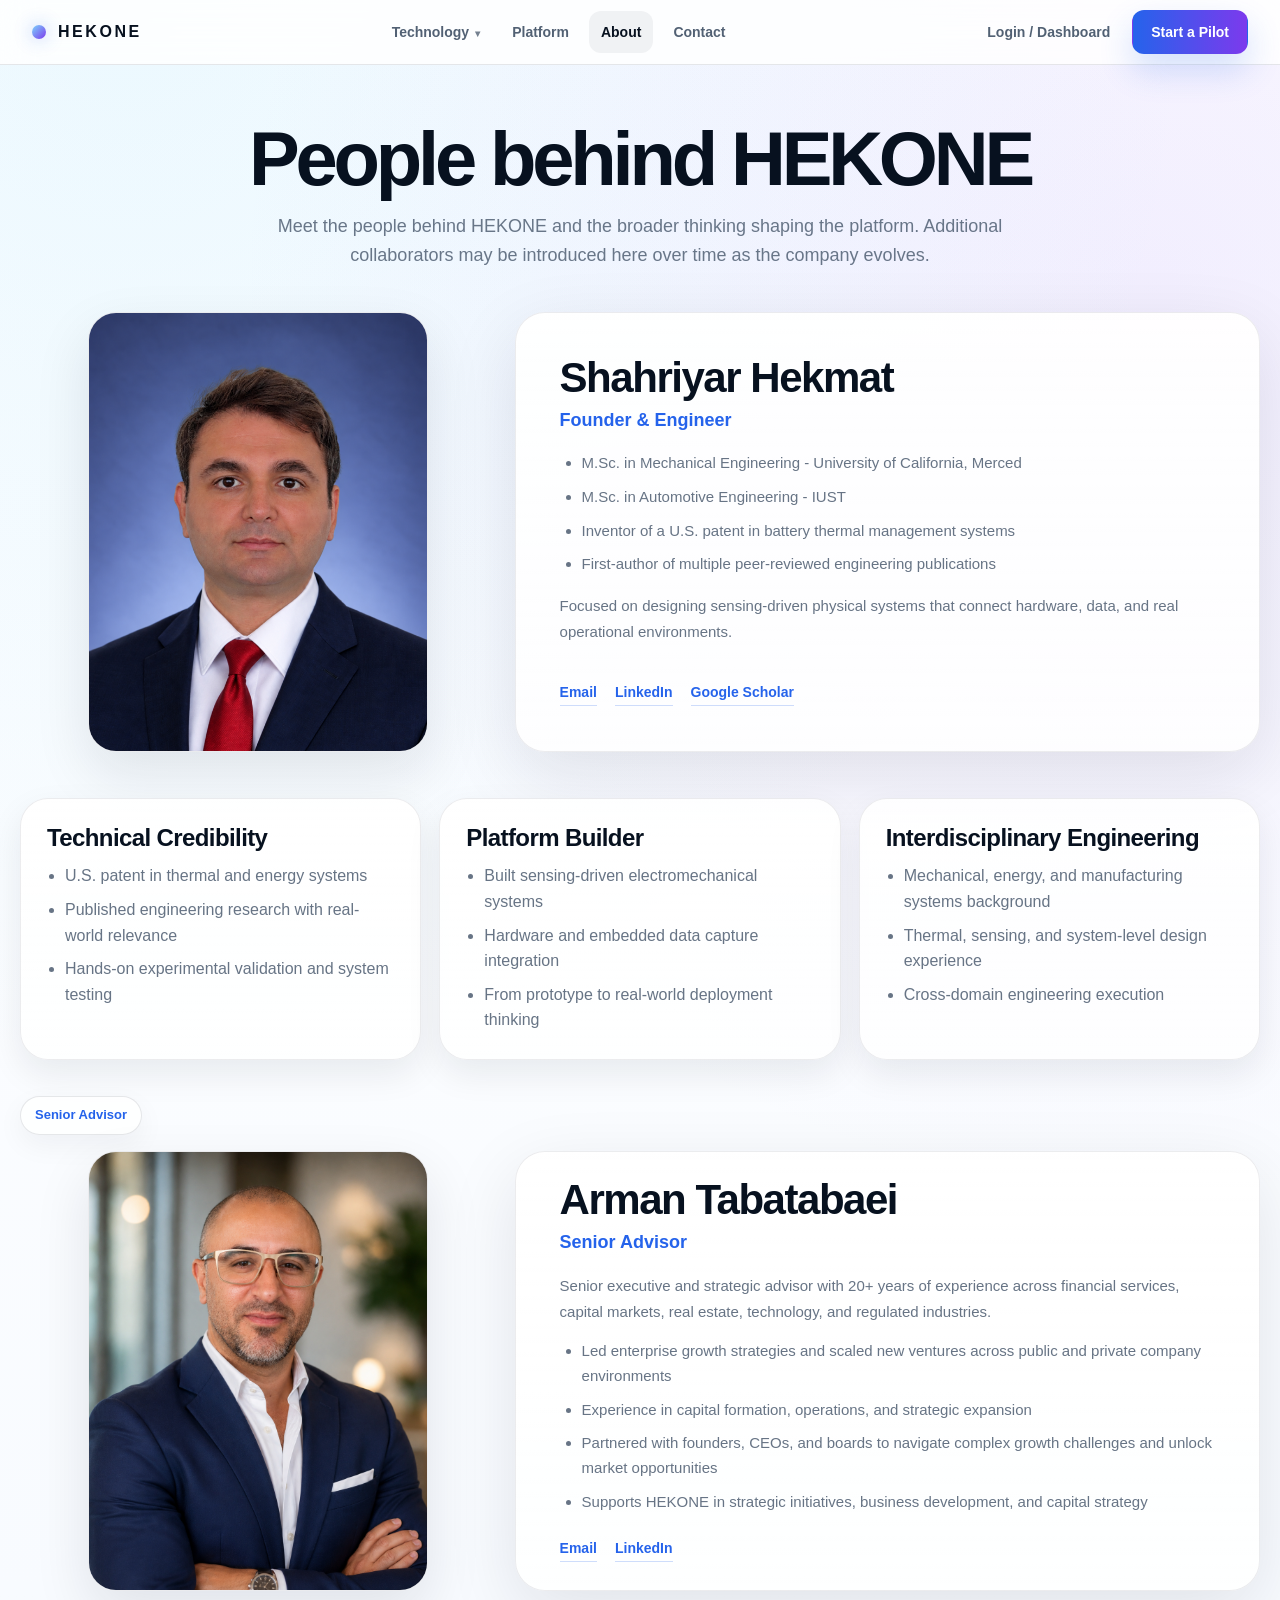
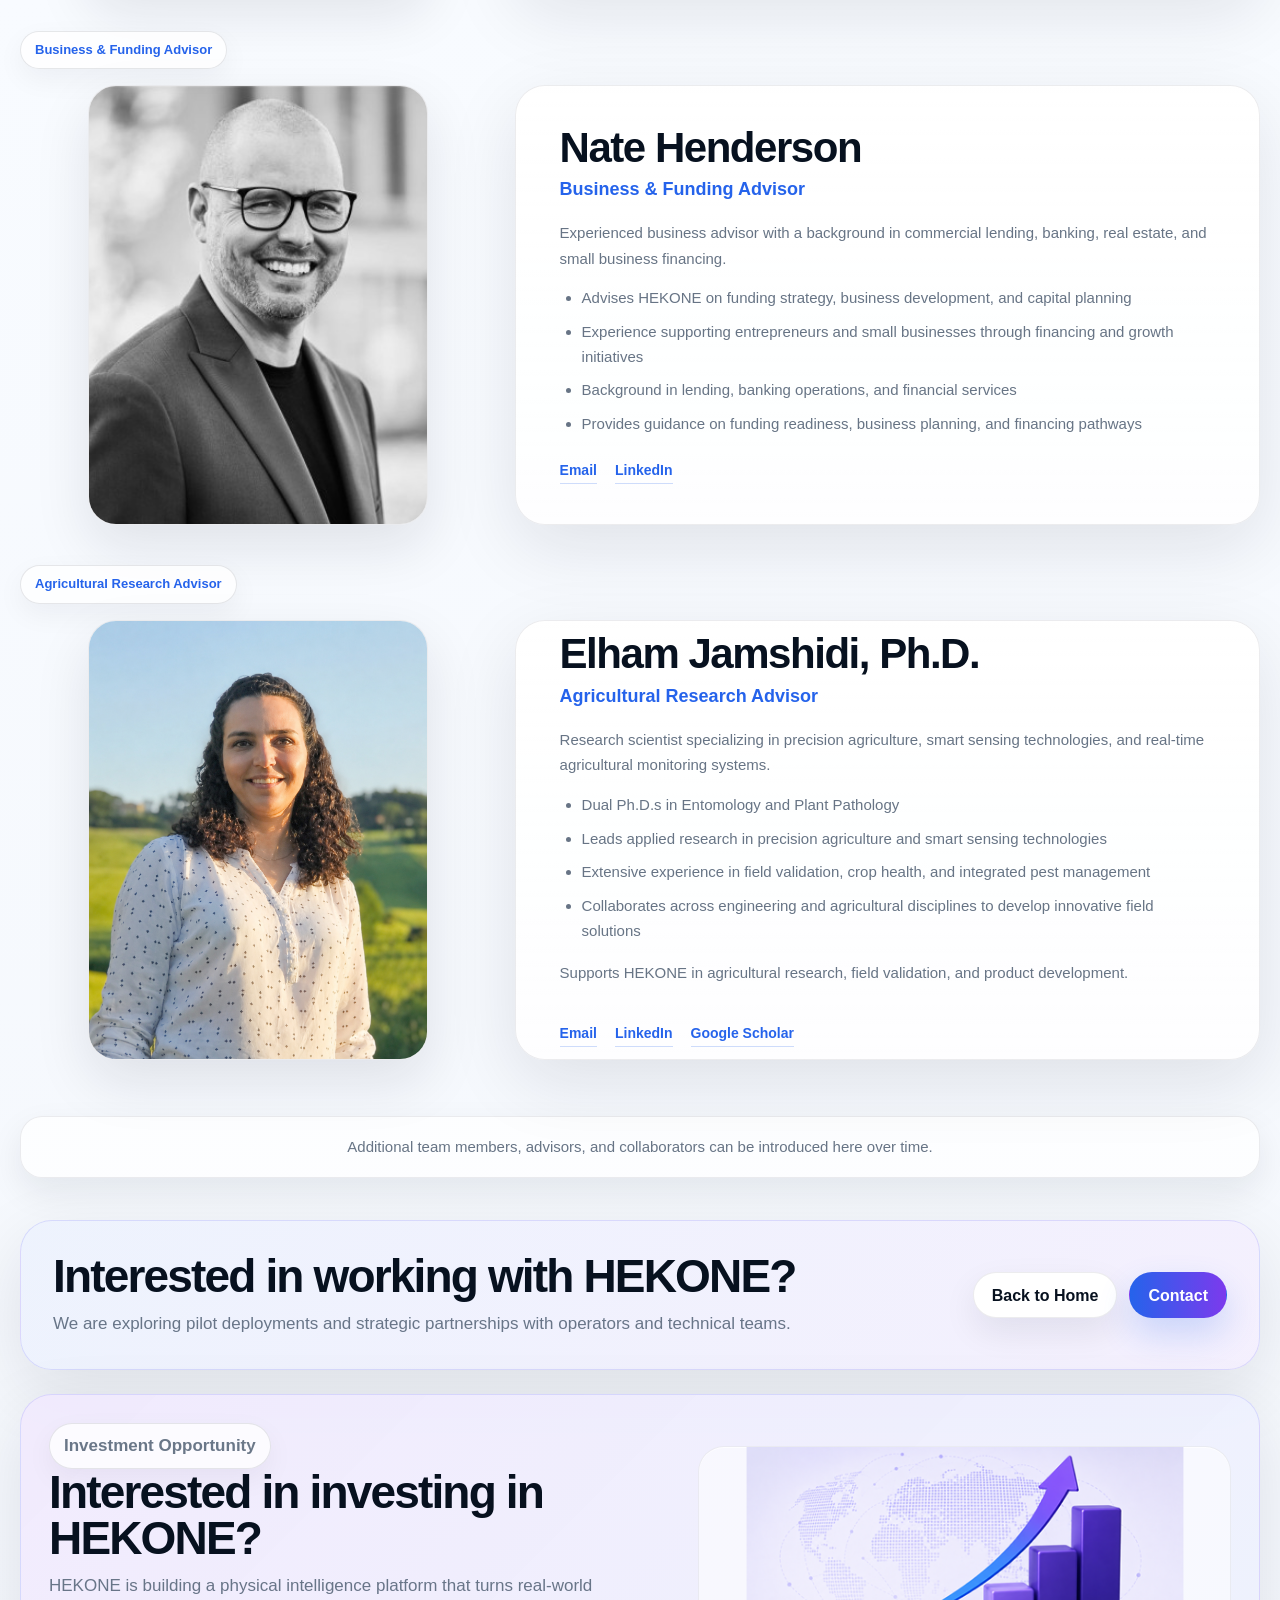
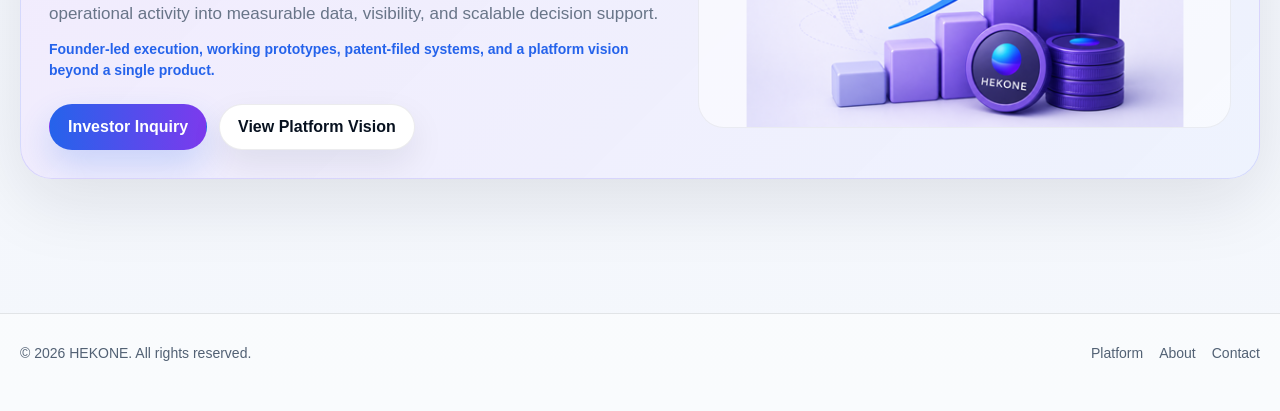
<file: about.html>
<!DOCTYPE html>
<html lang="en">
<head>

<script type="text/javascript">
    (function(c,l,a,r,i,t,y){
        c[a]=c[a]||function(){(c[a].q=c[a].q||[]).push(arguments)};
        t=l.createElement(r);t.async=1;t.src="https://www.clarity.ms/tag/"+i;
        y=l.getElementsByTagName(r)[0];y.parentNode.insertBefore(t,y);
    })(window, document, "clarity", "script", "ybxg5ku4x8");
</script>

  <meta charset="UTF-8" />
  <meta name="viewport" content="width=device-width, initial-scale=1.0" />
  <title>About | HEKONE</title>
  <meta name="description" content="About HEKONE, its founder, and advisors supporting the platform." />
  <link rel="icon" type="image/png" sizes="32x32" href="favicon1.png?v=2" />
  <link rel="icon" type="image/png" sizes="16x16" href="favicon1.png?v=2" />
  <link rel="apple-touch-icon" href="favicon1.png?v=2" />
  <meta name="theme-color" content="#f8fbff" />

  <style>
    :root {
      --text: #07111f;
      --muted: #526174;
      --muted-2: #6d7c91;
      --line: rgba(15, 23, 42, 0.10);
      --line-strong: rgba(99, 102, 241, 0.18);
      --accent: #2563eb;
      --accent-2: #7c3aed;
      --shadow: 0 22px 70px rgba(15, 23, 42, 0.10);
      --shadow-soft: 0 14px 34px rgba(15, 23, 42, 0.08);
      --radius: 28px;
      --max: 1240px;
      --profile-height: 440px;
      --photo-max-width: 340px;
    }

    * { box-sizing: border-box; }
    html { scroll-behavior: smooth; }

    body {
      margin: 0;
      font-family: Inter, Arial, Helvetica, sans-serif;
      color: var(--text);
      background:
        radial-gradient(circle at 10% 0%, rgba(125, 211, 252, 0.15), transparent 28%),
        radial-gradient(circle at 90% 8%, rgba(167, 139, 250, 0.14), transparent 26%),
        linear-gradient(180deg, #ffffff 0%, #f8fbff 44%, #f4f7fc 100%);
      line-height: 1.6;
      overflow-x: hidden;
    }

    body.menu-open { overflow: hidden; }

    a {
      color: inherit;
      text-decoration: none;
    }

    img {
      max-width: 100%;
      display: block;
    }

    .wrap {
      width: min(var(--max), calc(100% - 32px));
      margin: 0 auto;
    }

    header {
      position: sticky;
      top: 0;
      z-index: 1000;
      backdrop-filter: blur(16px);
      background: rgba(255, 255, 255, 0.84);
      border-bottom: 1px solid var(--line);
    }

    .nav-wrap {
      width: calc(100% - 64px);
      margin: 0 auto;
    }

    .nav {
      display: grid;
      grid-template-columns: auto 1fr auto;
      align-items: center;
      gap: 24px;
      padding: 10px 0;
      position: relative;
    }

    .brand {
      display: inline-flex;
      align-items: center;
      gap: 12px;
      font-weight: 900;
      letter-spacing: 0.16em;
      color: var(--text);
      flex-shrink: 0;
      position: relative;
      z-index: 1002;
    }

    .brand-mark {
      width: 14px;
      height: 14px;
      border-radius: 50%;
      background: linear-gradient(135deg, #7dd3fc, #7c3aed);
      box-shadow: 0 0 18px rgba(37, 99, 235, 0.35);
    }

    .nav-links {
      display: flex;
      justify-content: center;
      gap: 8px;
      align-items: center;
      color: var(--muted);
      font-size: 14px;
      font-weight: 650;
    }

    .nav-actions {
      display: flex;
      justify-content: flex-end;
      align-items: center;
      gap: 10px;
      color: var(--muted);
      font-size: 14px;
      font-weight: 650;
    }

    .nav-links a,
    .nav-actions a,
    .nav-dropdown-btn {
      position: relative;
      padding: 10px 12px;
      border-radius: 12px;
      white-space: nowrap;
      transition: color .22s ease, background .22s ease, transform .22s ease;
    }

    .nav-links a:hover,
    .nav-actions a:not(.nav-pilot):hover,
    .nav-dropdown:hover .nav-dropdown-btn,
    .nav-dropdown.open .nav-dropdown-btn {
      color: var(--text);
      background: rgba(15, 23, 42, 0.05);
    }

    .nav-links a.active:not(.nav-pilot) {
      color: var(--text);
      background: rgba(15, 23, 42, 0.05);
    }

    .nav-dropdown {
      position: relative;
      display: inline-flex;
      align-items: center;
    }

    .nav-dropdown::after {
      content: "";
      position: absolute;
      top: 100%;
      left: 0;
      width: 100%;
      height: 14px;
      z-index: 1002;
    }

    .nav-dropdown-btn {
      border: 0;
      background: transparent;
      color: var(--muted);
      font: inherit;
      cursor: pointer;
    }

    .nav-dropdown-btn::after {
      content: "▾";
      margin-left: 6px;
      font-size: 10px;
      opacity: 0.8;
    }

    .nav-dropdown-menu {
      position: absolute;
      top: 100%;
      left: 0;
      margin-top: 6px;
      min-width: 210px;
      display: none;
      padding: 8px;
      border-radius: 18px;
      background: rgba(255,255,255,0.98);
      border: 1px solid var(--line);
      box-shadow: 0 24px 70px rgba(15, 23, 42, 0.14);
      z-index: 1003;
    }

    .nav-dropdown:hover .nav-dropdown-menu,
    .nav-dropdown.open .nav-dropdown-menu {
      display: grid;
      gap: 6px;
    }

    .nav-dropdown-menu a {
      display: block;
      padding: 12px 14px;
      border-radius: 12px;
      color: var(--text);
      background: rgba(15, 23, 42, 0.025);
    }

    .nav-dropdown-menu a:hover,
    .nav-dropdown-menu a.active {
      background: rgba(37, 99, 235, 0.07);
      color: var(--text);
    }

    .btn {
      display: inline-flex;
      align-items: center;
      justify-content: center;
      min-height: 46px;
      padding: 0 18px;
      border-radius: 999px;
      font-weight: 800;
      color: var(--text);
      background: #ffffff;
      border: 1px solid rgba(15, 23, 42, 0.08);
      box-shadow: var(--shadow-soft);
      transition: transform .18s ease, border-color .18s ease, background .18s ease, box-shadow .18s ease;
    }

    .btn:hover {
      transform: translateY(-1px);
      background: #ffffff;
      border-color: rgba(15, 23, 42, 0.14);
      box-shadow: 0 18px 42px rgba(15, 23, 42, 0.10);
    }

    .nav-pilot,
    .btn-pilot {
      display: inline-flex;
      align-items: center;
      justify-content: center;
      color: #ffffff !important;
      background: linear-gradient(90deg, #2563eb 0%, #7c3aed 100%);
      box-shadow: 0 16px 34px rgba(37, 99, 235, 0.20);
      border: 1px solid transparent;
      font-weight: 800;
    }

    .nav-pilot {
      min-height: auto;
      padding: 10px 18px !important;
      border-radius: 999px;
    }

    .nav-pilot:hover,
    .btn-pilot:hover {
      transform: translateY(-1px);
      box-shadow: 0 18px 40px rgba(37, 99, 235, 0.24);
      filter: brightness(1.02);
    }

    .menu-toggle {
      display: none;
      width: 46px;
      height: 46px;
      border-radius: 14px;
      border: 1px solid var(--line);
      background: #ffffff;
      align-items: center;
      justify-content: center;
      flex-direction: column;
      gap: 5px;
      cursor: pointer;
      padding: 0;
      flex-shrink: 0;
      position: relative;
      z-index: 1002;
    }

    .menu-toggle span {
      display: block;
      width: 18px;
      height: 2px;
      border-radius: 999px;
      background: var(--text);
      transition: transform .22s ease, opacity .22s ease;
    }

    .menu-toggle.active span:nth-child(1) { transform: translateY(7px) rotate(45deg); }
    .menu-toggle.active span:nth-child(2) { opacity: 0; }
    .menu-toggle.active span:nth-child(3) { transform: translateY(-7px) rotate(-45deg); }

    .menu-backdrop { display: none; }

    .menu-backdrop.show {
      display: block;
      position: fixed;
      inset: 0;
      background: rgba(15, 23, 42, 0.25);
      backdrop-filter: blur(6px);
      z-index: 998;
    }

    main {
      padding: 58px 0 78px;
    }

    .page-head {
      text-align: center;
      margin-bottom: 42px;
    }

    .page-head h1 {
      margin: 0;
      font-size: clamp(42px, 6vw, 76px);
      line-height: 0.96;
      letter-spacing: -0.055em;
    }

    .page-head p {
      margin: 16px auto 0;
      max-width: 780px;
      color: rgba(82, 97, 116, 0.86);
      font-size: 18px;
    }

    .section-label {
      display: inline-flex;
      align-items: center;
      justify-content: center;
      margin: 0 0 16px;
      padding: 8px 14px;
      border-radius: 999px;
      background: rgba(255,255,255,0.78);
      border: 1px solid var(--line);
      color: var(--accent);
      box-shadow: 0 10px 28px rgba(15, 23, 42, 0.05);
      font-size: 13px;
      font-weight: 800;
      letter-spacing: 0;
      text-transform: none;
    }

    .profile {
      display: grid;
      grid-template-columns: 0.78fr 1.22fr;
      gap: 18px;
      align-items: stretch;
      margin-bottom: 26px;
    }

    .photo-wrap {
      display: flex;
      justify-content: center;
      align-items: stretch;
      height: var(--profile-height);
    }

    .photo-wrap img {
      width: 100%;
      max-width: var(--photo-max-width);
      height: 100%;
      border-radius: 28px;
      display: block;
      object-fit: cover;
      object-position: center top;
      border: 1px solid rgba(15, 23, 42, 0.08);
      box-shadow: 0 22px 55px rgba(15, 23, 42, 0.10);
      background: rgba(255,255,255,0.72);
    }

    .profile-card {
      padding: 40px 44px;
      border-radius: 30px;
      background:
        linear-gradient(180deg, rgba(255,255,255,0.94), rgba(255,255,255,0.82));
      border: 1px solid rgba(15, 23, 42, 0.08);
      box-shadow: var(--shadow);
      display: flex;
      flex-direction: column;
      justify-content: center;
      height: var(--profile-height);
      min-width: 0;
    }

    .profile-card h2 {
      margin: 0 0 6px;
      font-size: clamp(30px, 4vw, 42px);
      line-height: 1.02;
      letter-spacing: -0.035em;
      word-break: break-word;
    }

    .role {
      margin: 0 0 16px;
      color: var(--accent);
      font-size: 18px;
      font-weight: 800;
    }

    .summary-points {
      margin: 0;
      padding-left: 22px;
      color: rgba(82, 97, 116, 0.88);
      font-size: 15px;
      line-height: 1.65;
    }

    .summary-points li + li {
      margin-top: 9px;
    }

    .summary-note {
      margin-top: 16px;
      color: rgba(82, 97, 116, 0.88);
      font-size: 15px;
      line-height: 1.7;
    }

    .contact-links {
      margin-top: 22px;
      display: flex;
      gap: 18px;
      flex-wrap: wrap;
    }

    .contact-links a {
      font-size: 14px;
      color: var(--accent);
      font-weight: 800;
      border-bottom: 1px solid rgba(37, 99, 235, 0.22);
      padding-bottom: 2px;
      transition: color .2s ease, border-color .2s ease;
    }

    .contact-links a:hover {
      color: var(--accent-2);
      border-color: var(--accent-2);
    }

    .people-stack {
      display: grid;
      gap: 14px;
      margin-top: 26px;
    }

    .grid-3 {
      display: grid;
      grid-template-columns: repeat(3, minmax(0, 1fr));
      gap: 18px;
      margin-top: 6px;
      margin-bottom: 22px;
    }

    .card {
      padding: 26px;
      border-radius: var(--radius);
      background:
        linear-gradient(180deg, rgba(255,255,255,0.92), rgba(255,255,255,0.80));
      border: 1px solid rgba(15, 23, 42, 0.08);
      box-shadow: var(--shadow-soft);
    }

    .card h3 {
      margin: 0 0 12px;
      font-size: 24px;
      line-height: 1.1;
      letter-spacing: -0.025em;
    }

    .card ul {
      margin: 0;
      padding-left: 18px;
      color: rgba(82, 97, 116, 0.88);
      font-size: 16px;
    }

    .card li + li {
      margin-top: 8px;
    }

    .team-note {
      margin-top: 30px;
      padding: 18px 20px;
      text-align: center;
      border-radius: 22px;
      background: rgba(255,255,255,0.72);
      border: 1px solid rgba(15, 23, 42, 0.08);
      color: rgba(82, 97, 116, 0.88);
      font-size: 15px;
      box-shadow: var(--shadow-soft);
    }

    .footer-cta {
      margin-top: 42px;
      padding: 32px;
      border-radius: 32px;
      background:
        linear-gradient(135deg, rgba(37, 99, 235, 0.08), rgba(124, 58, 237, 0.08)),
        rgba(255,255,255,0.90);
      border: 1px solid var(--line-strong);
      box-shadow: var(--shadow);
      display: grid;
      grid-template-columns: 1.2fr auto;
      gap: 20px;
      align-items: center;
    }

    .footer-cta h2 {
      margin: 0 0 10px;
      font-size: clamp(30px, 4vw, 46px);
      line-height: 1.02;
      letter-spacing: -0.04em;
    }

    .footer-cta p {
      margin: 0;
      color: rgba(82, 97, 116, 0.86);
      font-size: 17px;
      max-width: 760px;
    }

    .footer-cta-actions {
      display: flex;
      gap: 12px;
      flex-wrap: wrap;
    }


    .investor-cta {
      margin-top: 24px;
      padding: 28px;
      border-radius: 32px;
      background:
        linear-gradient(135deg, rgba(124, 58, 237, 0.10), rgba(37, 99, 235, 0.08)),
        rgba(255,255,255,0.92);
      border: 1px solid var(--line-strong);
      box-shadow: var(--shadow);
      display: grid;
      grid-template-columns: 1.08fr 0.92fr;
      gap: 24px;
      align-items: center;
      overflow: hidden;
    }

    .investor-cta-content h2 {
      margin: 0 0 10px;
      font-size: clamp(30px, 4vw, 46px);
      line-height: 1.02;
      letter-spacing: -0.04em;
    }

    .investor-cta-content p {
      margin: 0;
      color: rgba(82, 97, 116, 0.86);
      font-size: 17px;
      max-width: 760px;
    }

    .investor-cta-note {
      margin-top: 12px;
      color: var(--accent);
      font-size: 14px;
      font-weight: 800;
      line-height: 1.55;
    }

    .investor-cta-actions {
      margin-top: 22px;
      display: flex;
      gap: 12px;
      flex-wrap: wrap;
    }

    .investor-visual {
      display: flex;
      align-items: center;
      justify-content: center;
      min-height: 250px;
      border-radius: 26px;
      background: rgba(255,255,255,0.54);
      border: 1px solid rgba(15, 23, 42, 0.06);
      box-shadow: inset 0 1px 0 rgba(255,255,255,0.68);
      overflow: hidden;
    }

    .investor-visual img {
      width: 100%;
      max-width: 420px;
      height: auto;
      object-fit: contain;
      transform: scale(1.04);
    }


    footer {
      border-top: 1px solid var(--line);
      padding: 28px 0 46px;
      color: var(--muted);
      margin-top: 56px;
      background: rgba(255,255,255,0.52);
    }

    .footer-row {
      display: flex;
      justify-content: space-between;
      align-items: center;
      gap: 18px;
      flex-wrap: wrap;
      font-size: 14px;
    }

    .footer-links {
      display: flex;
      gap: 16px;
      flex-wrap: wrap;
    }

    .footer-links a {
      color: var(--muted);
    }

    .footer-links a:hover {
      color: var(--text);
    }

    @media (max-width: 1100px) {
      .nav-wrap {
        width: calc(100% - 36px);
      }

      .nav {
        gap: 14px;
      }

      .nav-links,
      .nav-actions {
        gap: 2px;
        font-size: 13px;
      }

      .nav-links a,
      .nav-actions a,
      .nav-dropdown-btn {
        padding: 10px 9px;
      }
    }

    @media (max-width: 1040px) {
      .profile,
      .grid-3,
      .footer-cta,
      .investor-cta {
        grid-template-columns: 1fr;
      }

      .photo-wrap,
      .profile-card {
        height: auto;
      }

      .photo-wrap img,
      .profile-card {
        min-height: auto;
      }

      .photo-wrap img {
        height: auto;
        aspect-ratio: 4 / 5;
      }

      .grid-3 {
        margin-top: 0;
      }
    }

    @media (max-width: 900px) {
      .nav {
        display: flex;
        justify-content: space-between;
      }

      .menu-toggle {
        display: inline-flex;
      }

      .nav-links {
        position: absolute;
        top: calc(100% + 12px);
        left: 0;
        right: 0;
        display: none;
        flex-direction: column;
        align-items: stretch;
        gap: 10px;
        padding: 14px;
        border-radius: 24px;
        background: rgba(255, 255, 255, 0.98);
        border: 1px solid var(--line);
        box-shadow: 0 24px 70px rgba(15, 23, 42, 0.18);
        z-index: 1001;
        max-height: calc(100vh - 110px);
        overflow-y: auto;
      }

      .nav-links.open {
        display: flex;
      }

      .nav-actions {
        display: none;
      }

      .nav-links a,
      .nav-dropdown-btn {
        display: block;
        width: 100%;
        padding: 14px 16px;
        border-radius: 16px;
        background: rgba(15, 23, 42, 0.035);
        color: var(--text);
        font-size: 15px;
        border: 1px solid rgba(15, 23, 42, 0.04);
        text-align: left;
      }

      .mobile-only {
        display: block !important;
      }

      .nav-dropdown {
        display: block;
        width: 100%;
      }

      .nav-dropdown::after {
        display: none;
      }

      .nav-dropdown-btn::after {
        float: right;
        margin-top: 3px;
      }

      .nav-dropdown-menu {
        position: static;
        display: none;
        margin-top: 8px;
        min-width: 0;
        padding: 8px;
        border-radius: 16px;
        background: rgba(15, 23, 42, 0.035);
        box-shadow: none;
      }

      .nav-dropdown.open .nav-dropdown-menu {
        display: grid;
      }

      .nav-dropdown:hover .nav-dropdown-menu {
        display: none;
      }

      .nav-dropdown.open:hover .nav-dropdown-menu {
        display: grid;
      }

      .nav-dropdown-menu a {
        padding: 12px 14px;
        background: rgba(255,255,255,0.64);
      }

      .nav-pilot {
        display: inline-flex !important;
        justify-content: center;
        align-items: center;
        width: 100%;
        min-height: 50px;
        text-align: center;
      }
    }

    @media (min-width: 901px) {
      .mobile-only {
        display: none !important;
      }
    }

    @media (max-width: 760px) {
      .nav-wrap {
        width: calc(100% - 22px);
      }

      .wrap {
        width: min(var(--max), calc(100% - 22px));
      }

      main {
        padding: 48px 0 64px;
      }

      .profile-card,
      .card,
      .footer-cta,
      .investor-cta {
        padding: 22px;
      }

      .photo-wrap img {
        max-width: 100%;
      }

      .summary-points,
      .summary-note {
        font-size: 15px;
      }

      .role {
        font-size: 17px;
      }

      .page-head h1 {
        font-size: clamp(40px, 11vw, 58px);
      }

      .page-head p,
      .footer-cta p {
        font-size: 16px;
      }

      .footer-cta-actions,
      .investor-cta-actions {
        width: 100%;
      }

      .footer-cta-actions .btn,
      .investor-cta-actions .btn {
        width: 100%;
      }

      .investor-visual {
        min-height: 190px;
      }
    }
  </style>
</head>

<body>
  <header>
    <div class="nav-wrap nav">
      <a class="brand" href="/">
        <span class="brand-mark"></span>
        <span>HEKONE</span>
      </a>

      <nav class="nav-links" id="site-menu">
        <div class="nav-dropdown">
          <button class="nav-dropdown-btn" type="button" aria-expanded="false">Technology</button>
          <div class="nav-dropdown-menu">
            <a href="/instrumentation-example.html">Smart Dispenser</a>
            <a href="/origin.html">HEKONE Origin</a>
          </div>
        </div>
        <a href="/#platform">Platform</a>
        <a href="/about.html" class="active">About</a>
        <a href="/contact.html">Contact</a>
        <a href="/login.html" class="mobile-only">Login / Dashboard</a>
        <a href="/pilot.html" class="nav-pilot mobile-only">Start a Pilot</a>
      </nav>

      <div class="nav-actions">
        <a href="/login.html">Login / Dashboard</a>
        <a href="/pilot.html" class="nav-pilot">Start a Pilot</a>
      </div>

      <button class="menu-toggle" aria-label="Toggle menu" aria-expanded="false" aria-controls="site-menu">
        <span></span>
        <span></span>
        <span></span>
      </button>
    </div>
  </header>

  <div class="menu-backdrop"></div>

  <main>
    <div class="wrap">
      <div class="page-head">
        <h1>People behind HEKONE</h1>
        <p>
          Meet the people behind HEKONE and the broader thinking shaping the platform.
          Additional collaborators may be introduced here over time as the company evolves.
        </p>
      </div>

      <div class="people-stack">
        <section>
          <div class="profile">
            <div class="photo-wrap">
              <img src="Hekmat7.png" alt="Shahriyar Hekmat - Founder of HEKONE" />
            </div>

            <div class="profile-card">
              <h2>Shahriyar Hekmat</h2>
              <p class="role">Founder &amp; Engineer</p>

              <ul class="summary-points">
                <li>M.Sc. in Mechanical Engineering - University of California, Merced</li>
                <li>M.Sc. in Automotive Engineering - IUST</li>
                <li>Inventor of a U.S. patent in battery thermal management systems</li>
                <li>First-author of multiple peer-reviewed engineering publications</li>
              </ul>

              <p class="summary-note">
                Focused on designing sensing-driven physical systems that connect hardware, data, and real operational environments.
              </p>

              <div class="contact-links">
                <a href="mailto:hekmat@hekone.com">Email</a>
                <a href="https://www.linkedin.com/in/shahriyar-hekmat" target="_blank" rel="noopener noreferrer">LinkedIn</a>
                <a href="https://scholar.google.com/citations?hl=en&user=3AE0MFMAAAAJ" target="_blank" rel="noopener noreferrer">Google Scholar</a>
              </div>
            </div>
          </div>
        </section>

        <section class="grid-3">
          <div class="card">
            <h3>Technical Credibility</h3>
            <ul>
              <li>U.S. patent in thermal and energy systems</li>
              <li>Published engineering research with real-world relevance</li>
              <li>Hands-on experimental validation and system testing</li>
            </ul>
          </div>

          <div class="card">
            <h3>Platform Builder</h3>
            <ul>
              <li>Built sensing-driven electromechanical systems</li>
              <li>Hardware and embedded data capture integration</li>
              <li>From prototype to real-world deployment thinking</li>
            </ul>
          </div>

          <div class="card">
            <h3>Interdisciplinary Engineering</h3>
            <ul>
              <li>Mechanical, energy, and manufacturing systems background</li>
              <li>Thermal, sensing, and system-level design experience</li>
              <li>Cross-domain engineering execution</li>
            </ul>
          </div>
        </section>

        <section>
          <p class="section-label">Senior Advisor</p>
          <div class="profile">
            <div class="photo-wrap">
              <img src="Arman2.png" alt="Arman Tabatabaei - Senior Advisor to HEKONE" />
            </div>

            <div class="profile-card">
              <h2>Arman Tabatabaei</h2>
              <p class="role">Senior Advisor</p>

              <p class="summary-note" style="margin-top:0;">
                Senior executive and strategic advisor with 20+ years of experience across financial services,
                capital markets, real estate, technology, and regulated industries.
              </p>

              <ul class="summary-points">
                <li>Led enterprise growth strategies and scaled new ventures across public and private company environments</li>
                <li>Experience in capital formation, operations, and strategic expansion</li>
                <li>Partnered with founders, CEOs, and boards to navigate complex growth challenges and unlock market opportunities</li>
                <li>Supports HEKONE in strategic initiatives, business development, and capital strategy</li>
              </ul>

              <div class="contact-links">
                <a href="mailto:arman@hekone.com">Email</a>
                <a href="https://www.linkedin.com/in/arman-t/" target="_blank" rel="noopener noreferrer">LinkedIn</a>
              </div>
            </div>
          </div>
        </section>

        <section>
          <p class="section-label">Business & Funding Advisor</p>
          <div class="profile">
            <div class="photo-wrap">
              <img src="Nate.jpg" alt="Nate Henderson - Business & Funding Advisor to HEKONE" />
            </div>
        
            <div class="profile-card">
              <h2>Nate Henderson</h2>
              <p class="role">Business & Funding Advisor</p>
        
              <p class="summary-note" style="margin-top:0;">
                Experienced business advisor with a background in commercial lending, banking, real estate, and small business financing.
              </p>
        
              <ul class="summary-points">
                <li>Advises HEKONE on funding strategy, business development, and capital planning</li>
                <li>Experience supporting entrepreneurs and small businesses through financing and growth initiatives</li>
                <li>Background in lending, banking operations, and financial services</li>
                <li>Provides guidance on funding readiness, business planning, and financing pathways</li>
              </ul>
        
              <div class="contact-links">
                <a href="mailto:henderson.nate.b@gmail.com">Email</a>
                <a href="https://www.linkedin.com/in/nate-henderson-5b281080/" target="_blank" rel="noopener noreferrer">LinkedIn</a>
              </div>
            </div>
          </div>
        </section>


        <section>
          <p class="section-label">Agricultural Research Advisor</p>
          <div class="profile">
            <div class="photo-wrap">
              <img src="Elham.png" alt="Elham Jamshidi - Agricultural Research Advisor to HEKONE" />
            </div>

            <div class="profile-card">
              <h2>Elham Jamshidi, Ph.D.</h2>
              <p class="role">Agricultural Research Advisor</p>

              <p class="summary-note" style="margin-top:0;">
                Research scientist specializing in precision agriculture, smart sensing technologies, and real-time agricultural monitoring systems.
              </p>

              <ul class="summary-points">
                <li>Dual Ph.D.s in Entomology and Plant Pathology</li>
                <li>Leads applied research in precision agriculture and smart sensing technologies</li>
                <li>Extensive experience in field validation, crop health, and integrated pest management</li>
                <li>Collaborates across engineering and agricultural disciplines to develop innovative field solutions</li>
              </ul>

              <p class="summary-note">
                Supports HEKONE in agricultural research, field validation, and product development.
              </p>

              <div class="contact-links">
                <a href="mailto:ejamshidi@ucmerced.edu">Email</a>
                <a href="https://www.linkedin.com/in/elham-jamshidi-b7823653/" target="_blank" rel="noopener noreferrer">LinkedIn</a>
                <a href="https://scholar.google.com/citations?user=j9_DL_4AAAAJ&hl=en" target="_blank" rel="noopener noreferrer">Google Scholar</a>
              </div>
            </div>
          </div>
        </section>






          
        
      </div>

      <div class="team-note">
        Additional team members, advisors, and collaborators can be introduced here over time.
      </div>

      <div class="footer-cta">
        <div>
          <h2>Interested in working with HEKONE?</h2>
          <p>
            We are exploring pilot deployments and strategic partnerships with operators and technical teams.
          </p>
        </div>

        <div class="footer-cta-actions">
          <a class="btn" href="/">Back to Home</a>
          <a class="btn btn-pilot" href="/contact.html">Contact</a>
        </div>
      </div>

      <div class="investor-cta">
        <div class="investor-cta-content">
          <p class="section-label">Investment Opportunity</p>
          <h2>Interested in investing in HEKONE?</h2>
          <p>
            HEKONE is building a physical intelligence platform that turns real-world operational activity into measurable data, visibility, and scalable decision support.
          </p>
          <div class="investor-cta-note">
            Founder-led execution, working prototypes, patent-filed systems, and a platform vision beyond a single product.
          </div>

          <div class="investor-cta-actions">
            <a class="btn btn-pilot" href="mailto:hekmat@hekone.com?subject=HEKONE%20Investment%20Inquiry">Investor Inquiry</a>
            <a class="btn" href="/#platform">View Platform Vision</a>
          </div>
        </div>

        <div class="investor-visual">
          <img src="invest.png" alt="HEKONE investment and growth visual" loading="lazy" />
        </div>
      </div>
    </div>
  </main>

  <footer>
    <div class="wrap footer-row">
      <div>© 2026 HEKONE. All rights reserved.</div>
      <div class="footer-links">
        <a href="/#platform">Platform</a>
        <a href="/about.html">About</a>
        <a href="/contact.html">Contact</a>
      </div>
    </div>
  </footer>

  <script>
    const menuToggle = document.querySelector('.menu-toggle');
    const navLinks = document.querySelector('.nav-links');
    const navItems = document.querySelectorAll('.nav-links a');
    const menuBackdrop = document.querySelector('.menu-backdrop');
    const dropdown = document.querySelector('.nav-dropdown');
    const dropdownBtn = document.querySelector('.nav-dropdown-btn');
    const body = document.body;

    function closeDropdown() {
      if (!dropdown || !dropdownBtn) return;
      dropdown.classList.remove('open');
      dropdownBtn.setAttribute('aria-expanded', 'false');
    }

    function openMenu() {
      navLinks.classList.add('open');
      menuToggle.classList.add('active');
      menuToggle.setAttribute('aria-expanded', 'true');
      menuBackdrop.classList.add('show');
      body.classList.add('menu-open');
    }

    function closeMenu() {
      navLinks.classList.remove('open');
      menuToggle.classList.remove('active');
      menuToggle.setAttribute('aria-expanded', 'false');
      menuBackdrop.classList.remove('show');
      body.classList.remove('menu-open');
      closeDropdown();
    }

    if (menuToggle && navLinks && menuBackdrop) {
      menuToggle.addEventListener('click', () => {
        const isOpen = navLinks.classList.contains('open');
        if (isOpen) {
          closeMenu();
        } else {
          openMenu();
        }
      });

      if (dropdown && dropdownBtn) {
        dropdownBtn.addEventListener('click', (event) => {
          event.stopPropagation();
          dropdown.classList.toggle('open');
          const isDropdownOpen = dropdown.classList.contains('open');
          dropdownBtn.setAttribute('aria-expanded', isDropdownOpen ? 'true' : 'false');
        });
      }

      document.addEventListener('click', (event) => {
        if (dropdown && !dropdown.contains(event.target)) {
          closeDropdown();
        }
      });

      navItems.forEach(item => {
        item.addEventListener('click', () => {
          if (window.innerWidth <= 900) {
            closeMenu();
          } else {
            closeDropdown();
          }
        });
      });

      menuBackdrop.addEventListener('click', closeMenu);

      window.addEventListener('resize', () => {
        if (window.innerWidth > 900) {
          closeMenu();
        }
      });

      document.addEventListener('keydown', (e) => {
        if (e.key === 'Escape') {
          closeMenu();
        }
      });
    }
  </script>
</body>
</html>
</file>
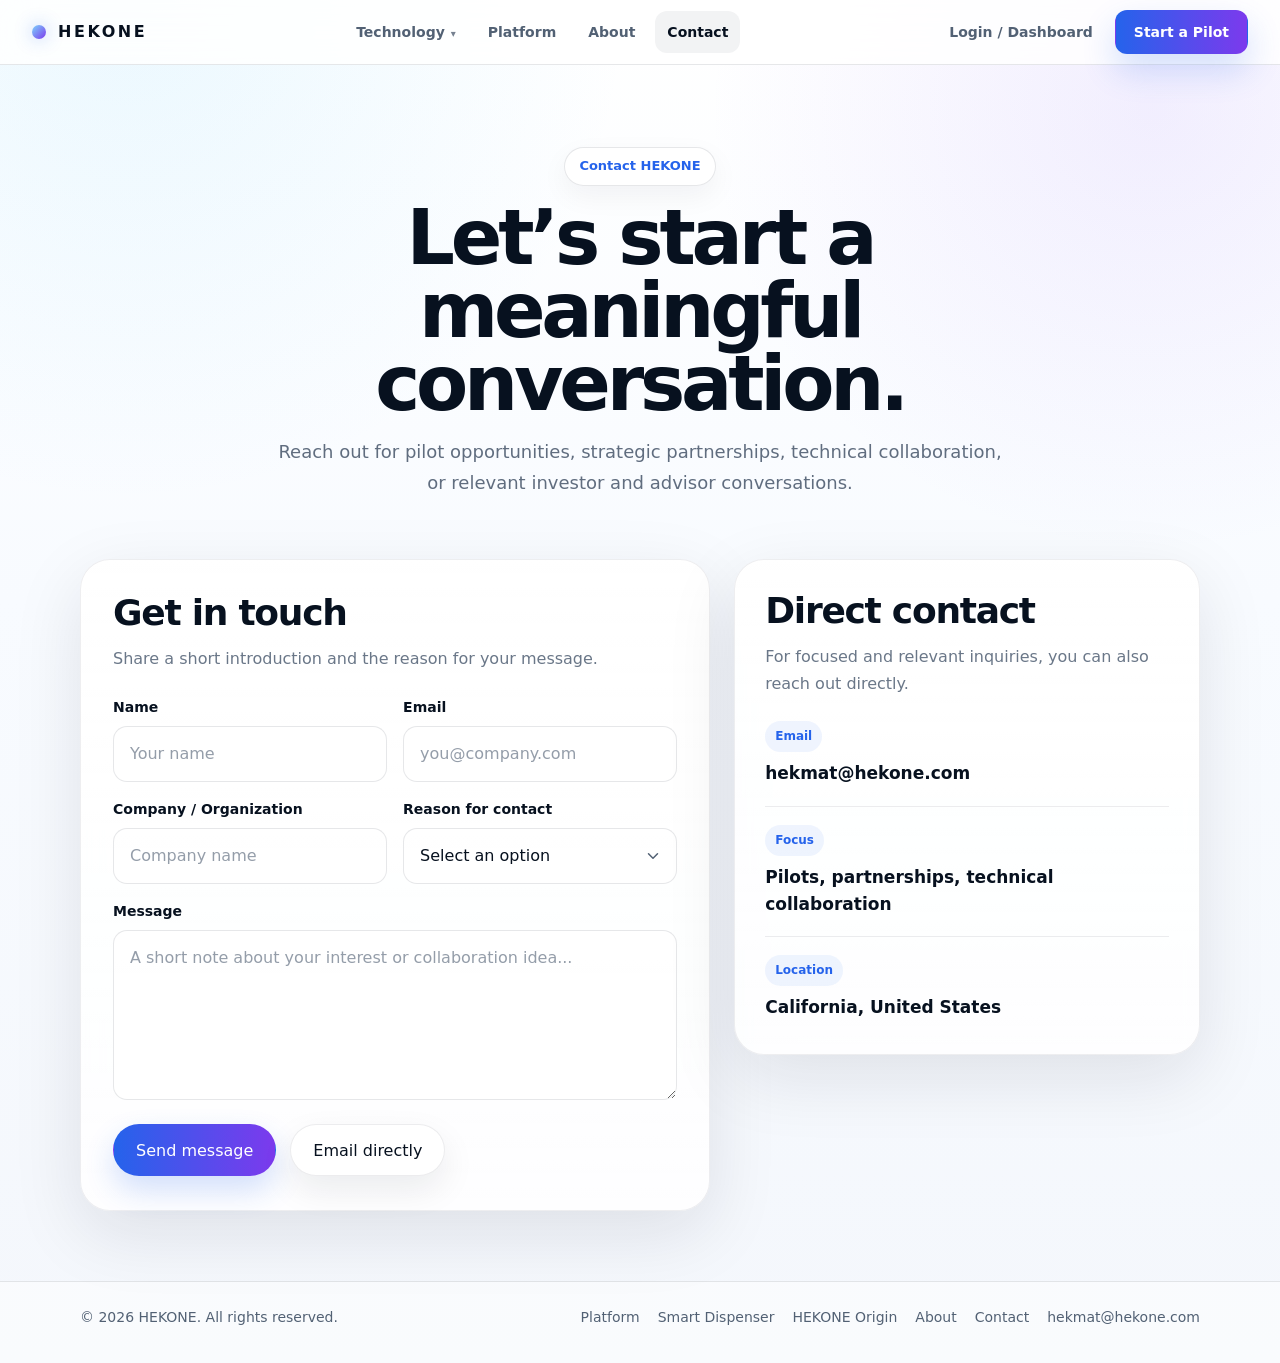
<file: contact.html>
<!DOCTYPE html>
<html lang="en">
<head>

<script type="text/javascript">
    (function(c,l,a,r,i,t,y){
        c[a]=c[a]||function(){(c[a].q=c[a].q||[]).push(arguments)};
        t=l.createElement(r);t.async=1;t.src="https://www.clarity.ms/tag/"+i;
        y=l.getElementsByTagName(r)[0];y.parentNode.insertBefore(t,y);
    })(window, document, "clarity", "script", "ybxg5ku4x8");
</script>

  <meta charset="UTF-8" />
  <meta name="viewport" content="width=device-width, initial-scale=1.0" />
  <title>Contact | HEKONE</title>
  <meta
    name="description"
    content="Contact HEKONE for pilot opportunities, partnerships, technical collaboration, and strategic conversations."
  />
  <link rel="icon" type="image/png" sizes="32x32" href="favicon1.png?v=2" />
  <link rel="icon" type="image/png" sizes="16x16" href="favicon1.png?v=2" />
  <link rel="apple-touch-icon" href="favicon1.png?v=2" />
  <meta name="theme-color" content="#f8fbff" />

  <style>
    :root {
      --text: #07111f;
      --muted: #526174;
      --muted-2: #6f7f96;
      --line: rgba(15, 23, 42, 0.10);
      --line-strong: rgba(99, 102, 241, 0.18);
      --accent: #2563eb;
      --accent-2: #7c3aed;
      --shadow: 0 22px 70px rgba(15, 23, 42, 0.10);
      --shadow-soft: 0 14px 34px rgba(15, 23, 42, 0.08);
      --radius-xl: 30px;
      --container: 1120px;
    }

    * { box-sizing: border-box; }
    html { scroll-behavior: smooth; }

    body {
      margin: 0;
      font-family: Inter, ui-sans-serif, system-ui, -apple-system, BlinkMacSystemFont, "Segoe UI", sans-serif;
      color: var(--text);
      background:
        radial-gradient(circle at 10% 0%, rgba(125, 211, 252, 0.15), transparent 28%),
        radial-gradient(circle at 90% 8%, rgba(167, 139, 250, 0.14), transparent 26%),
        linear-gradient(180deg, #ffffff 0%, #f8fbff 44%, #f4f7fc 100%);
      min-height: 100vh;
      line-height: 1.6;
      overflow-x: hidden;
    }

    body.menu-open { overflow: hidden; }
    a { color: inherit; text-decoration: none; }

    .container {
      width: min(calc(100% - 40px), var(--container));
      margin: 0 auto;
    }

    .nav-wrap {
      width: calc(100% - 64px);
      margin: 0 auto;
    }

    header {
      position: sticky;
      top: 0;
      z-index: 1000;
      backdrop-filter: blur(16px);
      background: rgba(255, 255, 255, 0.84);
      border-bottom: 1px solid var(--line);
    }

    .nav {
      display: grid;
      grid-template-columns: auto 1fr auto;
      align-items: center;
      gap: 24px;
      padding: 10px 0;
      position: relative;
    }

    .brand {
      display: inline-flex;
      align-items: center;
      gap: 12px;
      font-weight: 900;
      letter-spacing: 0.16em;
      color: var(--text);
      position: relative;
      z-index: 1002;
      flex-shrink: 0;
    }

    .brand-dot {
      width: 14px;
      height: 14px;
      border-radius: 50%;
      background: linear-gradient(135deg, #7dd3fc, #7c3aed);
      box-shadow: 0 0 18px rgba(37, 99, 235, 0.35);
      flex-shrink: 0;
    }

    .nav-links {
      display: flex;
      justify-content: center;
      gap: 8px;
      align-items: center;
      color: var(--muted);
      font-size: 14px;
      font-weight: 650;
    }

    .nav-actions {
      display: flex;
      justify-content: flex-end;
      align-items: center;
      gap: 10px;
      color: var(--muted);
      font-size: 14px;
      font-weight: 650;
    }

    .nav-links a,
    .nav-actions a,
    .nav-dropdown-btn {
      position: relative;
      padding: 10px 12px;
      border-radius: 12px;
      white-space: nowrap;
      transition: color .22s ease, background .22s ease, transform .22s ease;
    }

    .nav-links a:hover,
    .nav-actions a:not(.nav-pilot):hover,
    .nav-links a.active,
    .nav-dropdown:hover .nav-dropdown-btn,
    .nav-dropdown.open .nav-dropdown-btn {
      color: var(--text);
      background: rgba(15, 23, 42, 0.05);
    }

    .nav-dropdown {
      position: relative;
      display: inline-flex;
      align-items: center;
    }

    .nav-dropdown::after {
      content: "";
      position: absolute;
      top: 100%;
      left: 0;
      width: 100%;
      height: 14px;
      z-index: 1002;
    }

    .nav-dropdown-btn {
      border: 0;
      background: transparent;
      color: var(--muted);
      font: inherit;
      cursor: pointer;
    }

    .nav-dropdown-btn::after {
      content: "▾";
      margin-left: 6px;
      font-size: 10px;
      opacity: 0.8;
    }

    .nav-dropdown-menu {
      position: absolute;
      top: 100%;
      left: 0;
      margin-top: 6px;
      min-width: 210px;
      display: none;
      padding: 8px;
      border-radius: 18px;
      background: rgba(255,255,255,0.98);
      border: 1px solid var(--line);
      box-shadow: 0 24px 70px rgba(15, 23, 42, 0.14);
      z-index: 1003;
    }

    .nav-dropdown:hover .nav-dropdown-menu,
    .nav-dropdown.open .nav-dropdown-menu {
      display: grid;
      gap: 6px;
    }

    .nav-dropdown-menu a {
      display: block;
      padding: 12px 14px;
      border-radius: 12px;
      color: var(--text);
      background: rgba(15, 23, 42, 0.025);
    }

    .nav-dropdown-menu a:hover,
    .nav-dropdown-menu a.active {
      background: rgba(37, 99, 235, 0.07);
      color: var(--text);
    }

    .nav-pilot {
      display: inline-flex;
      align-items: center;
      justify-content: center;
      min-height: auto;
      padding: 10px 18px !important;
      border-radius: 999px;
      font-weight: 800;
      color: #ffffff !important;
      background: linear-gradient(90deg, #2563eb 0%, #7c3aed 100%);
      box-shadow: 0 16px 34px rgba(37, 99, 235, 0.20);
      border: 1px solid transparent;
    }

    .nav-pilot:hover {
      transform: translateY(-1px);
      box-shadow: 0 18px 38px rgba(37, 99, 235, 0.24);
    }

    .menu-toggle {
      display: none;
      width: 46px;
      height: 46px;
      border-radius: 14px;
      border: 1px solid var(--line);
      background: #ffffff;
      align-items: center;
      justify-content: center;
      flex-direction: column;
      gap: 5px;
      cursor: pointer;
      padding: 0;
      flex-shrink: 0;
      position: relative;
      z-index: 1002;
    }

    .menu-toggle span {
      display: block;
      width: 18px;
      height: 2px;
      border-radius: 999px;
      background: var(--text);
      transition: transform .22s ease, opacity .22s ease;
    }

    .menu-toggle.active span:nth-child(1) { transform: translateY(7px) rotate(45deg); }
    .menu-toggle.active span:nth-child(2) { opacity: 0; }
    .menu-toggle.active span:nth-child(3) { transform: translateY(-7px) rotate(-45deg); }

    .menu-backdrop { display: none; }

    .menu-backdrop.show {
      display: block;
      position: fixed;
      inset: 0;
      background: rgba(15, 23, 42, 0.25);
      backdrop-filter: blur(6px);
      z-index: 998;
    }

    .hero {
      padding: 70px 0 28px;
      text-align: center;
    }

    .hero-box {
      max-width: 850px;
      margin: 0 auto;
      padding: 12px 0 4px;
    }

    .eyebrow {
      display: inline-flex;
      align-items: center;
      justify-content: center;
      padding: 8px 14px;
      border-radius: 999px;
      background: rgba(255, 255, 255, 0.78);
      border: 1px solid var(--line);
      color: var(--accent);
      font-size: 13px;
      font-weight: 800;
      margin-bottom: 16px;
      box-shadow: 0 10px 28px rgba(15, 23, 42, 0.05);
    }

    h1 {
      margin: 0 auto 16px;
      max-width: 860px;
      font-size: clamp(44px, 6vw, 76px);
      line-height: 0.96;
      letter-spacing: -0.055em;
    }

    .hero-box p {
      margin: 0 auto;
      color: rgba(82, 97, 116, 0.92);
      font-size: 18px;
      line-height: 1.72;
      max-width: 730px;
    }

    .section {
      padding: 28px 0 62px;
    }

    .contact-grid {
      display: grid;
      grid-template-columns: 1.15fr 0.85fr;
      gap: 24px;
      align-items: start;
    }

    .card {
      background:
        linear-gradient(180deg, rgba(255,255,255,0.94), rgba(255,255,255,0.84));
      border: 1px solid rgba(15, 23, 42, 0.07);
      border-radius: var(--radius-xl);
      box-shadow: var(--shadow);
      backdrop-filter: blur(10px);
    }

    .form-card { padding: 34px 32px; }
    .info-card { padding: 32px 30px; }

    .form-card h2,
    .info-card h2 {
      margin: 0 0 12px;
      font-size: clamp(28px, 3vw, 36px);
      line-height: 1.08;
      letter-spacing: -0.035em;
    }

    .section-text {
      margin: 0 0 24px;
      color: rgba(82, 97, 116, 0.86);
      line-height: 1.7;
      font-size: 16px;
    }

    form { display: grid; gap: 16px; }

    .grid-2 {
      display: grid;
      grid-template-columns: 1fr 1fr;
      gap: 16px;
    }

    .field { display: grid; gap: 8px; }

    label {
      font-size: 14px;
      color: var(--text);
      font-weight: 750;
    }

    input,
    select,
    textarea {
      width: 100%;
      border: 1px solid rgba(15, 23, 42, 0.10);
      background: rgba(255, 255, 255, 0.82);
      color: var(--text);
      border-radius: 14px;
      padding: 14px 16px;
      font: inherit;
      outline: none;
      transition: border-color .2s ease, box-shadow .2s ease, background .2s ease;
    }

    input::placeholder,
    textarea::placeholder {
      color: rgba(82, 97, 116, 0.62);
    }

    input:focus,
    select:focus,
    textarea:focus {
      border-color: rgba(37, 99, 235, 0.42);
      background: #ffffff;
      box-shadow: 0 0 0 4px rgba(37, 99, 235, 0.08);
    }

    textarea {
      min-height: 170px;
      resize: vertical;
    }

    select {
      appearance: none;
      -webkit-appearance: none;
      -moz-appearance: none;
      background-color: rgba(255, 255, 255, 0.82);
      color: var(--text);
      padding-right: 48px;
      cursor: pointer;
      background-image: url("data:image/svg+xml,%3Csvg xmlns='http://www.w3.org/2000/svg' width='18' height='18' viewBox='0 0 24 24' fill='none' stroke='%23526174' stroke-width='2' stroke-linecap='round' stroke-linejoin='round'%3E%3Cpolyline points='6 9 12 15 18 9'%3E%3C/polyline%3E%3C/svg%3E");
      background-repeat: no-repeat;
      background-position: right 14px center;
      background-size: 18px;
    }

    select option {
      background: #ffffff;
      color: #111111;
    }

    .btn-row {
      display: flex;
      gap: 14px;
      flex-wrap: wrap;
      margin-top: 8px;
    }

    .btn-primary,
    .btn-secondary {
      display: inline-flex;
      align-items: center;
      justify-content: center;
      min-height: 52px;
      padding: 0 22px;
      border-radius: 999px;
      font-weight: 800;
      transition: transform .2s ease, box-shadow .2s ease, background .2s ease, border-color .2s ease;
      border: 1px solid transparent;
      cursor: pointer;
      font: inherit;
    }

    .btn-primary {
      color: #ffffff;
      background: linear-gradient(90deg, #2563eb 0%, #7c3aed 100%);
      box-shadow: 0 14px 30px rgba(37, 99, 235, 0.20);
    }

    .btn-primary:hover {
      transform: translateY(-1px);
      box-shadow: 0 18px 36px rgba(37, 99, 235, 0.25);
    }

    .btn-secondary {
      color: var(--text);
      background: #ffffff;
      border-color: rgba(15, 23, 42, 0.08);
      box-shadow: var(--shadow-soft);
    }

    .btn-secondary:hover {
      transform: translateY(-1px);
      border-color: rgba(15, 23, 42, 0.12);
      background: #ffffff;
    }

    .info-list {
      display: grid;
      gap: 18px;
      margin-top: 18px;
    }

    .info-item {
      padding-bottom: 18px;
      border-bottom: 1px solid rgba(15, 23, 42, 0.08);
    }

    .info-item:last-child {
      padding-bottom: 0;
      border-bottom: none;
    }

    .info-label {
      display: inline-flex;
      align-items: center;
      justify-content: center;
      padding: 6px 10px;
      border-radius: 999px;
      background: rgba(37, 99, 235, 0.07);
      color: var(--accent);
      font-size: 12px;
      font-weight: 800;
      margin-bottom: 8px;
    }

    .info-value,
    .info-value a {
      font-size: 17px;
      font-weight: 700;
      color: var(--text);
      word-break: break-word;
    }

    footer {
      border-top: 1px solid var(--line);
      padding: 24px 0 34px;
      margin-top: 8px;
      color: var(--muted);
      background: rgba(255,255,255,0.52);
    }

    .footer-row {
      display: flex;
      align-items: center;
      justify-content: space-between;
      gap: 18px;
      flex-wrap: wrap;
      color: var(--muted);
      font-size: 14px;
    }

    .footer-links {
      display: flex;
      gap: 18px;
      flex-wrap: wrap;
    }

    .footer-links a:hover { color: var(--text); }

    @media (max-width: 1100px) {
      .nav-wrap { width: calc(100% - 36px); }
      .nav { gap: 14px; }
      .nav-links,
      .nav-actions { gap: 2px; font-size: 13px; }
      .nav-links a,
      .nav-actions a,
      .nav-dropdown-btn { padding: 10px 9px; }
    }

    @media (max-width: 980px) {
      .contact-grid { grid-template-columns: 1fr; }
    }

    @media (max-width: 900px) {
      .nav { display: flex; justify-content: space-between; }
      .menu-toggle { display: inline-flex; }

      .nav-links {
        position: absolute;
        top: calc(100% + 12px);
        left: 0;
        right: 0;
        display: none;
        flex-direction: column;
        align-items: stretch;
        gap: 10px;
        padding: 14px;
        border-radius: 24px;
        background: rgba(255, 255, 255, 0.98);
        border: 1px solid var(--line);
        box-shadow: 0 24px 70px rgba(15, 23, 42, 0.18);
        z-index: 1001;
        max-height: calc(100vh - 110px);
        overflow-y: auto;
      }

      .nav-links.open { display: flex; }
      .nav-actions { display: none; }

      .nav-links a,
      .nav-dropdown-btn {
        display: block;
        width: 100%;
        padding: 14px 16px;
        border-radius: 16px;
        background: rgba(15, 23, 42, 0.035);
        color: var(--text);
        font-size: 15px;
        border: 1px solid rgba(15, 23, 42, 0.04);
        text-align: left;
      }

      .mobile-only { display: block !important; }
      .nav-dropdown { display: block; width: 100%; }
      .nav-dropdown::after { display: none; }
      .nav-dropdown-btn::after { float: right; margin-top: 3px; }

      .nav-dropdown-menu {
        position: static;
        display: none;
        margin-top: 8px;
        min-width: 0;
        padding: 8px;
        border-radius: 16px;
        background: rgba(15, 23, 42, 0.035);
        box-shadow: none;
      }

      .nav-dropdown.open .nav-dropdown-menu { display: grid; }
      .nav-dropdown:hover .nav-dropdown-menu { display: none; }
      .nav-dropdown.open:hover .nav-dropdown-menu { display: grid; }

      .nav-pilot {
        display: inline-flex !important;
        justify-content: center;
        align-items: center;
        width: 100%;
        min-height: 50px;
        text-align: center;
      }
    }

    @media (min-width: 901px) {
      .mobile-only { display: none !important; }
    }

    @media (max-width: 760px) {
      .nav-wrap { width: calc(100% - 22px); }
      .container { width: min(calc(100% - 24px), var(--container)); }
      .hero { padding-top: 46px; }
      h1 { font-size: clamp(40px, 12vw, 58px); }
      .hero-box p { font-size: 16px; }
      .form-card,
      .info-card { padding: 22px 20px; border-radius: 24px; }
      .grid-2 { grid-template-columns: 1fr; }
      .btn-row { flex-direction: column; }
      .btn-primary,
      .btn-secondary { width: 100%; }
    }
  </style>
</head>
<body>
  <header>
    <div class="nav-wrap nav">
      <a href="/" class="brand" aria-label="HEKONE Home">
        <span class="brand-dot"></span>
        <span>HEKONE</span>
      </a>

      <nav class="nav-links" id="site-menu" aria-label="Primary Navigation">
        <div class="nav-dropdown">
          <button class="nav-dropdown-btn" type="button" aria-expanded="false">Technology</button>
          <div class="nav-dropdown-menu">
            <a href="/instrumentation-example.html">Smart Dispenser</a>
            <a href="/origin.html">HEKONE Origin</a>
          </div>
        </div>
        <a href="/#platform">Platform</a>
        <a href="/about.html">About</a>
        <a href="/contact.html" class="active">Contact</a>
        <a href="/login.html" class="mobile-only">Login / Dashboard</a>
        <a href="/pilot.html" class="nav-pilot mobile-only">Start a Pilot</a>
      </nav>

      <div class="nav-actions">
        <a href="/login.html">Login / Dashboard</a>
        <a href="/pilot.html" class="nav-pilot">Start a Pilot</a>
      </div>

      <button class="menu-toggle" aria-label="Toggle menu" aria-expanded="false" aria-controls="site-menu">
        <span></span>
        <span></span>
        <span></span>
      </button>
    </div>
  </header>

  <div class="menu-backdrop"></div>

  <main>
    <section class="hero">
      <div class="container">
        <div class="hero-box">
          <span class="eyebrow">Contact HEKONE</span>
          <h1>Let’s start a meaningful conversation.</h1>
          <p>
            Reach out for pilot opportunities, strategic partnerships, technical collaboration, or relevant investor and advisor conversations.
          </p>
        </div>
      </div>
    </section>

    <section class="section">
      <div class="container contact-grid">
        <div class="card form-card">
          <h2>Get in touch</h2>
          <p class="section-text">
            Share a short introduction and the reason for your message.
          </p>

          <form action="https://formspree.io/f/mgonjqbj" method="POST">
            <div class="grid-2">
              <div class="field">
                <label for="name">Name</label>
                <input type="text" id="name" name="name" placeholder="Your name" required />
              </div>

              <div class="field">
                <label for="email">Email</label>
                <input type="email" id="email" name="email" placeholder="you@company.com" required />
              </div>
            </div>

            <div class="grid-2">
              <div class="field">
                <label for="company">Company / Organization</label>
                <input type="text" id="company" name="company" placeholder="Company name" />
              </div>

              <div class="field">
                <label for="reason">Reason for contact</label>
                <select id="reason" name="reason" required>
                  <option value="">Select an option</option>
                  <option value="pilot">Pilot opportunity</option>
                  <option value="partnership">Strategic partnership</option>
                  <option value="technical">Technical collaboration</option>
                  <option value="advisor">Advisor conversation</option>
                  <option value="investor">Investor inquiry</option>
                  <option value="other">Other</option>
                </select>
              </div>
            </div>

            <div class="field">
              <label for="message">Message</label>
              <textarea
                id="message"
                name="message"
                placeholder="A short note about your interest or collaboration idea..."
                required
              ></textarea>
            </div>

            <div class="btn-row">
              <button type="submit" class="btn-primary">Send message</button>
              <a href="mailto:hekmat@hekone.com" class="btn-secondary">Email directly</a>
            </div>
          </form>
        </div>

        <div class="card info-card">
          <h2>Direct contact</h2>
          <p class="section-text">
            For focused and relevant inquiries, you can also reach out directly.
          </p>

          <div class="info-list">
            <div class="info-item">
              <span class="info-label">Email</span>
              <div class="info-value">
                <a href="mailto:hekmat@hekone.com">hekmat@hekone.com</a>
              </div>
            </div>

            <div class="info-item">
              <span class="info-label">Focus</span>
              <div class="info-value">
                Pilots, partnerships, technical collaboration
              </div>
            </div>

            <div class="info-item">
              <span class="info-label">Location</span>
              <div class="info-value">
                California, United States
              </div>
            </div>
          </div>
        </div>
      </div>
    </section>
  </main>

  <footer>
    <div class="container footer-row">
      <div>© 2026 HEKONE. All rights reserved.</div>

      <div class="footer-links">
        <a href="/#platform">Platform</a>
        <a href="/instrumentation-example.html">Smart Dispenser</a>
        <a href="/origin.html">HEKONE Origin</a>
        <a href="/about.html">About</a>
        <a href="/contact.html">Contact</a>
        <a href="mailto:hekmat@hekone.com">hekmat@hekone.com</a>
      </div>
    </div>
  </footer>

  <script>
    const menuToggle = document.querySelector('.menu-toggle');
    const navLinks = document.querySelector('.nav-links');
    const navItems = document.querySelectorAll('.nav-links a');
    const menuBackdrop = document.querySelector('.menu-backdrop');
    const dropdown = document.querySelector('.nav-dropdown');
    const dropdownBtn = document.querySelector('.nav-dropdown-btn');
    const body = document.body;

    function closeDropdown() {
      if (!dropdown || !dropdownBtn) return;
      dropdown.classList.remove('open');
      dropdownBtn.setAttribute('aria-expanded', 'false');
    }

    function openMenu() {
      navLinks.classList.add('open');
      menuToggle.classList.add('active');
      menuToggle.setAttribute('aria-expanded', 'true');
      menuBackdrop.classList.add('show');
      body.classList.add('menu-open');
    }

    function closeMenu() {
      navLinks.classList.remove('open');
      menuToggle.classList.remove('active');
      menuToggle.setAttribute('aria-expanded', 'false');
      menuBackdrop.classList.remove('show');
      body.classList.remove('menu-open');
      closeDropdown();
    }

    if (menuToggle && navLinks && menuBackdrop) {
      menuToggle.addEventListener('click', () => {
        const isOpen = navLinks.classList.contains('open');
        if (isOpen) {
          closeMenu();
        } else {
          openMenu();
        }
      });

      if (dropdown && dropdownBtn) {
        dropdownBtn.addEventListener('click', (event) => {
          event.stopPropagation();
          dropdown.classList.toggle('open');
          const isDropdownOpen = dropdown.classList.contains('open');
          dropdownBtn.setAttribute('aria-expanded', isDropdownOpen ? 'true' : 'false');
        });
      }

      document.addEventListener('click', (event) => {
        if (dropdown && !dropdown.contains(event.target)) {
          closeDropdown();
        }
      });

      navItems.forEach(item => {
        item.addEventListener('click', () => {
          if (window.innerWidth <= 900) {
            closeMenu();
          } else {
            closeDropdown();
          }
        });
      });

      menuBackdrop.addEventListener('click', closeMenu);

      window.addEventListener('resize', () => {
        if (window.innerWidth > 900) {
          closeMenu();
        }
      });

      document.addEventListener('keydown', (e) => {
        if (e.key === 'Escape') {
          closeMenu();
        }
      });
    }
  </script>
</body>
</html>
</file>
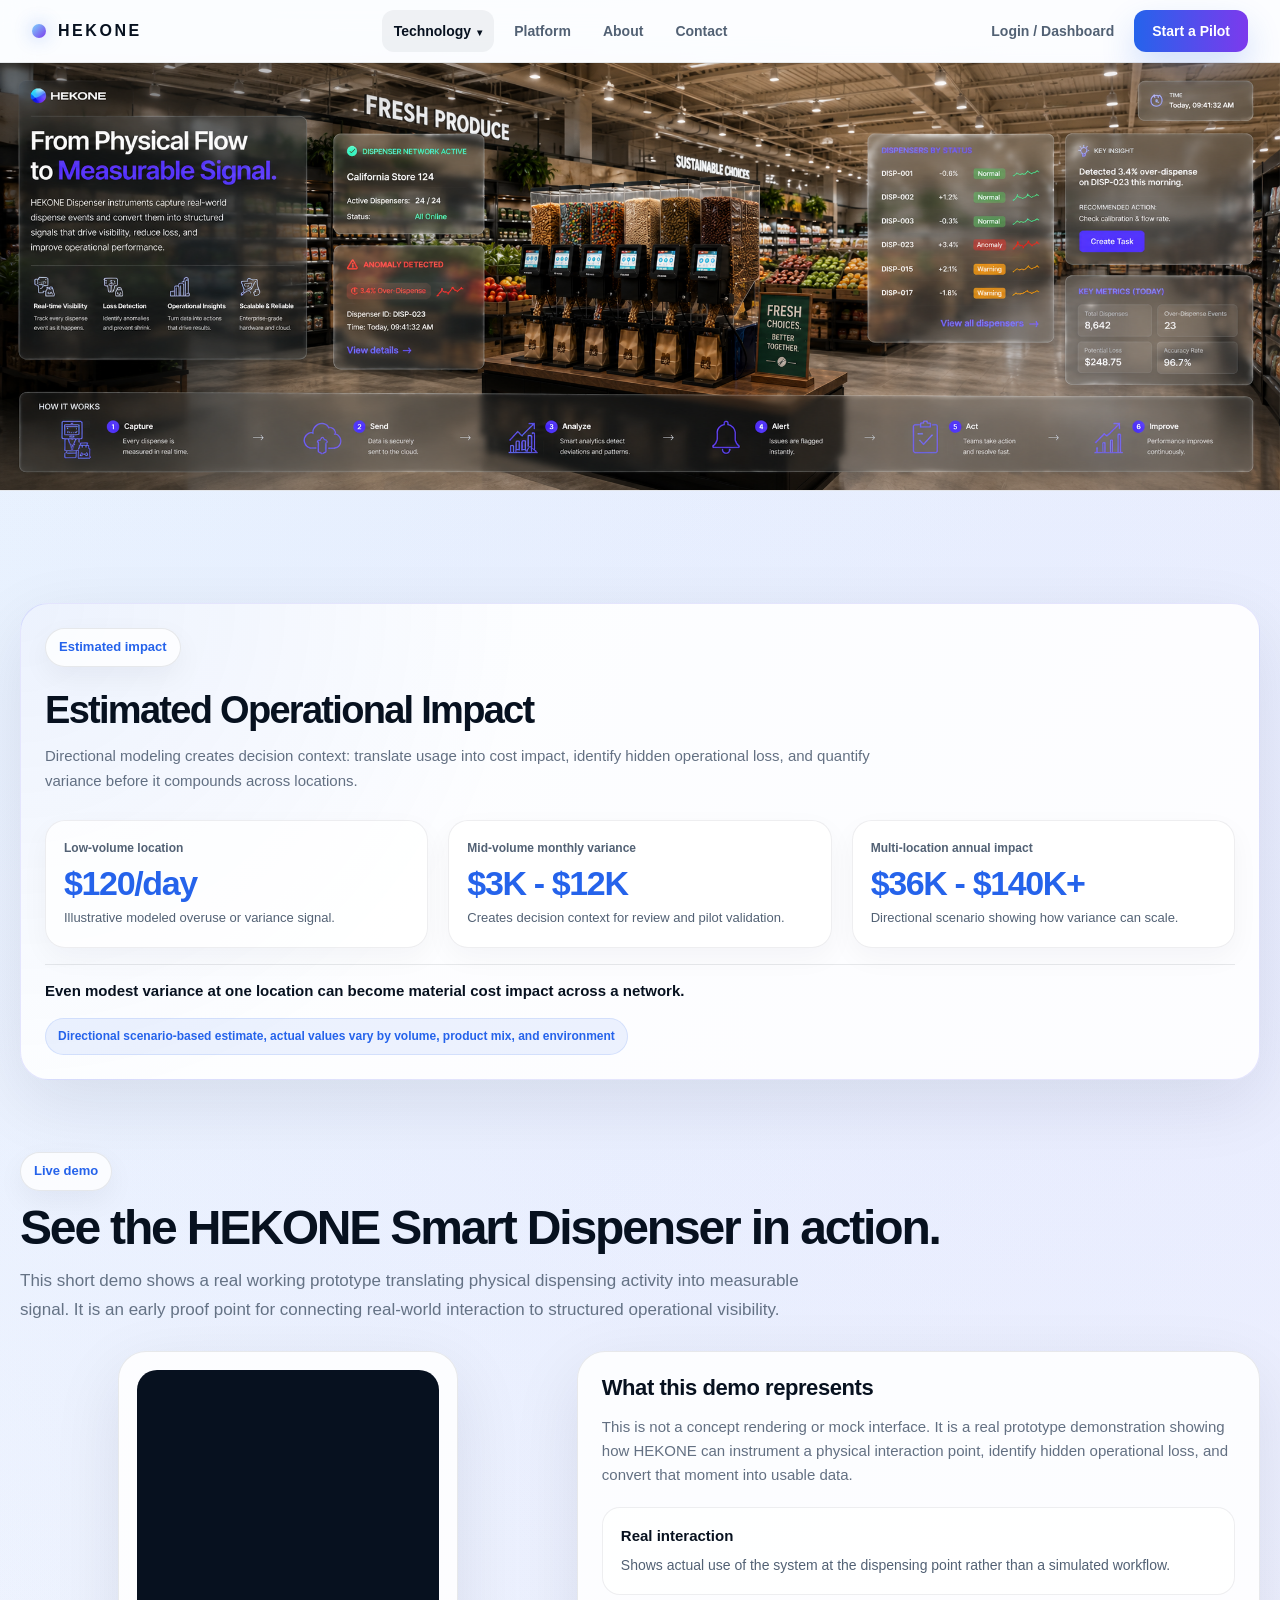
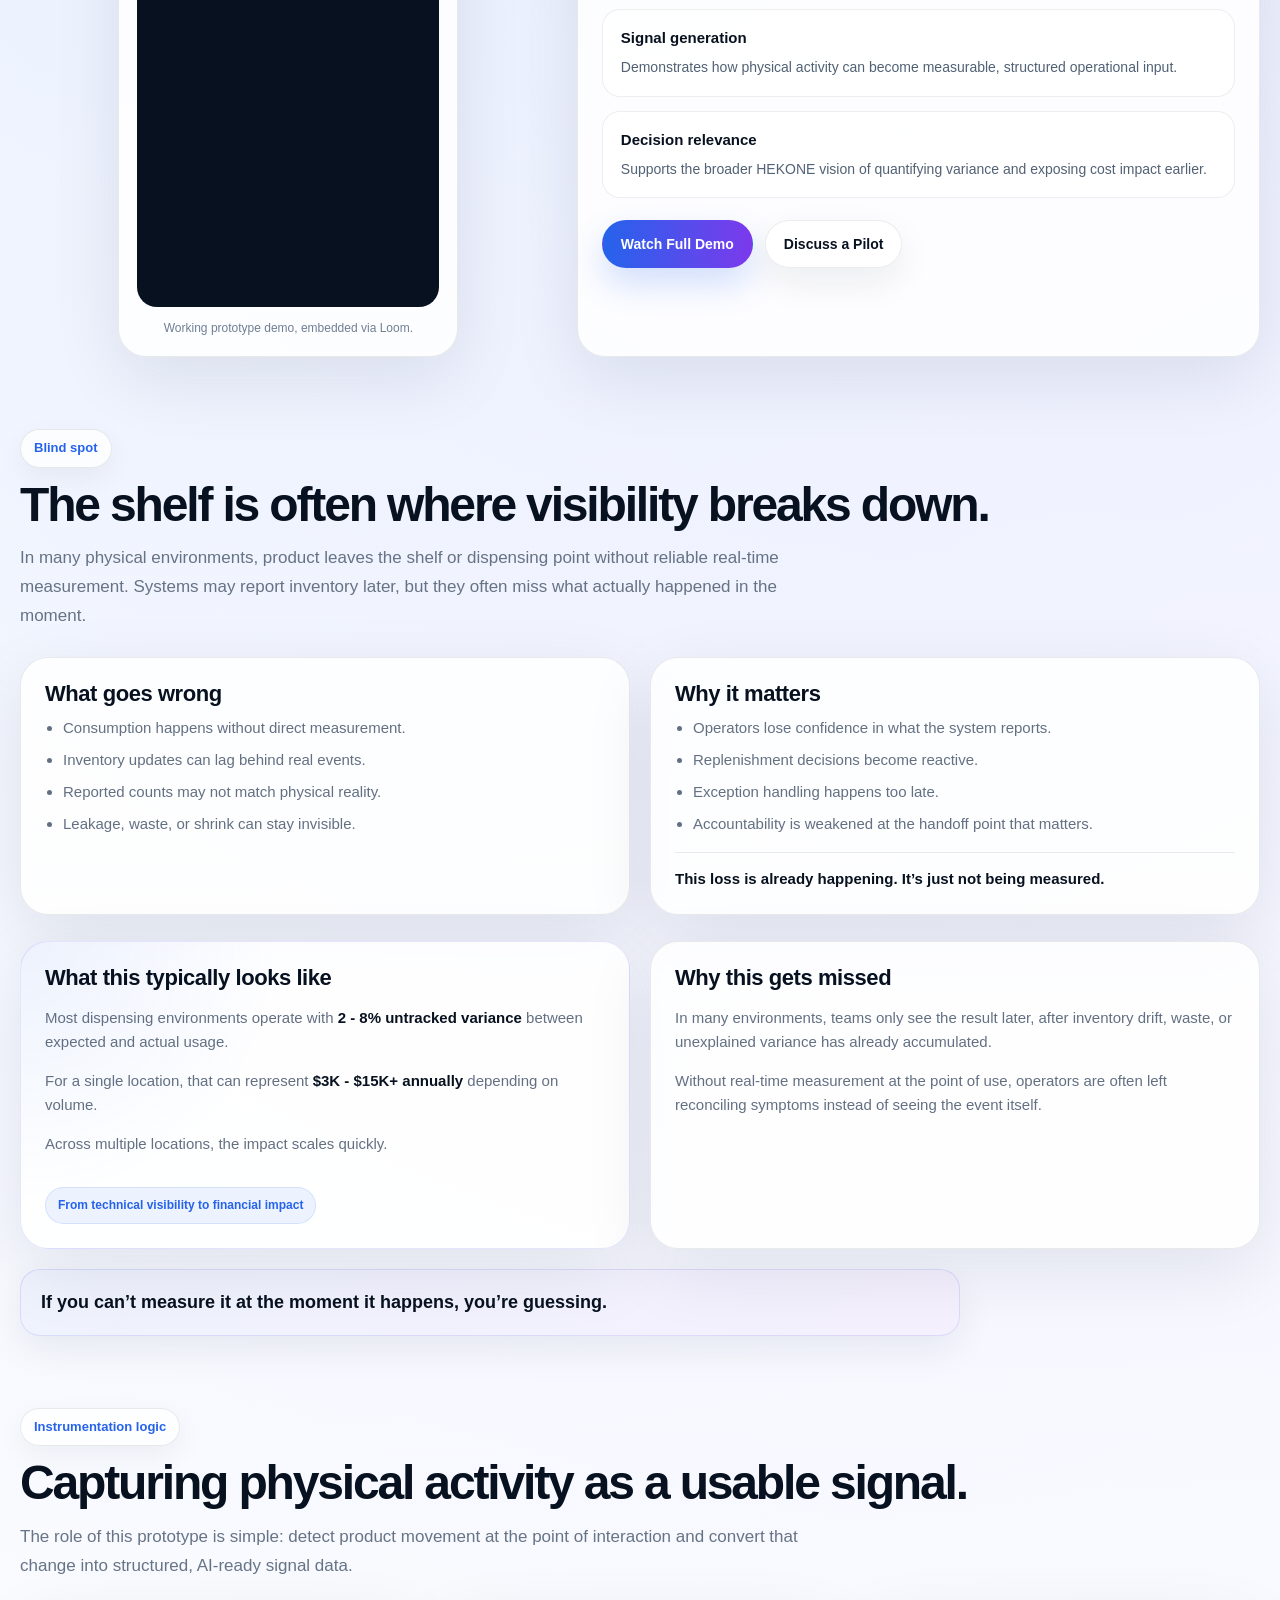
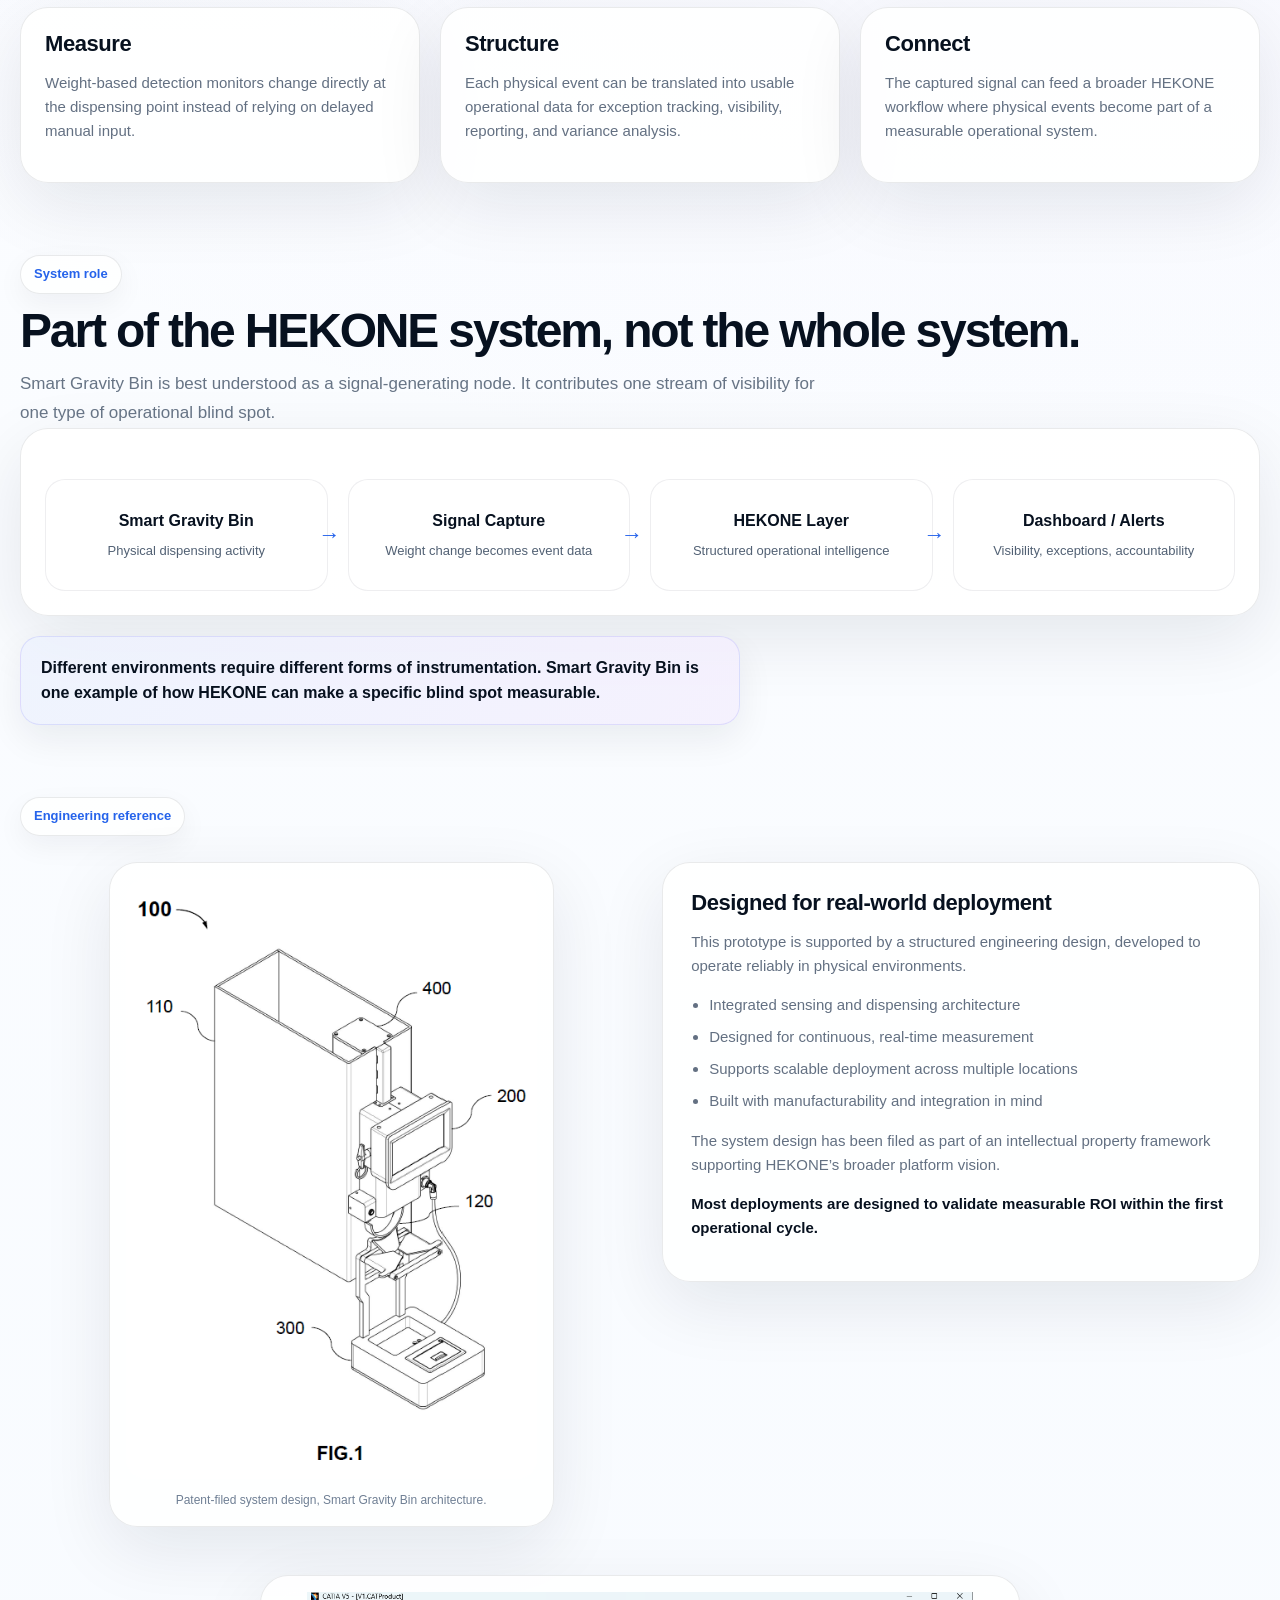
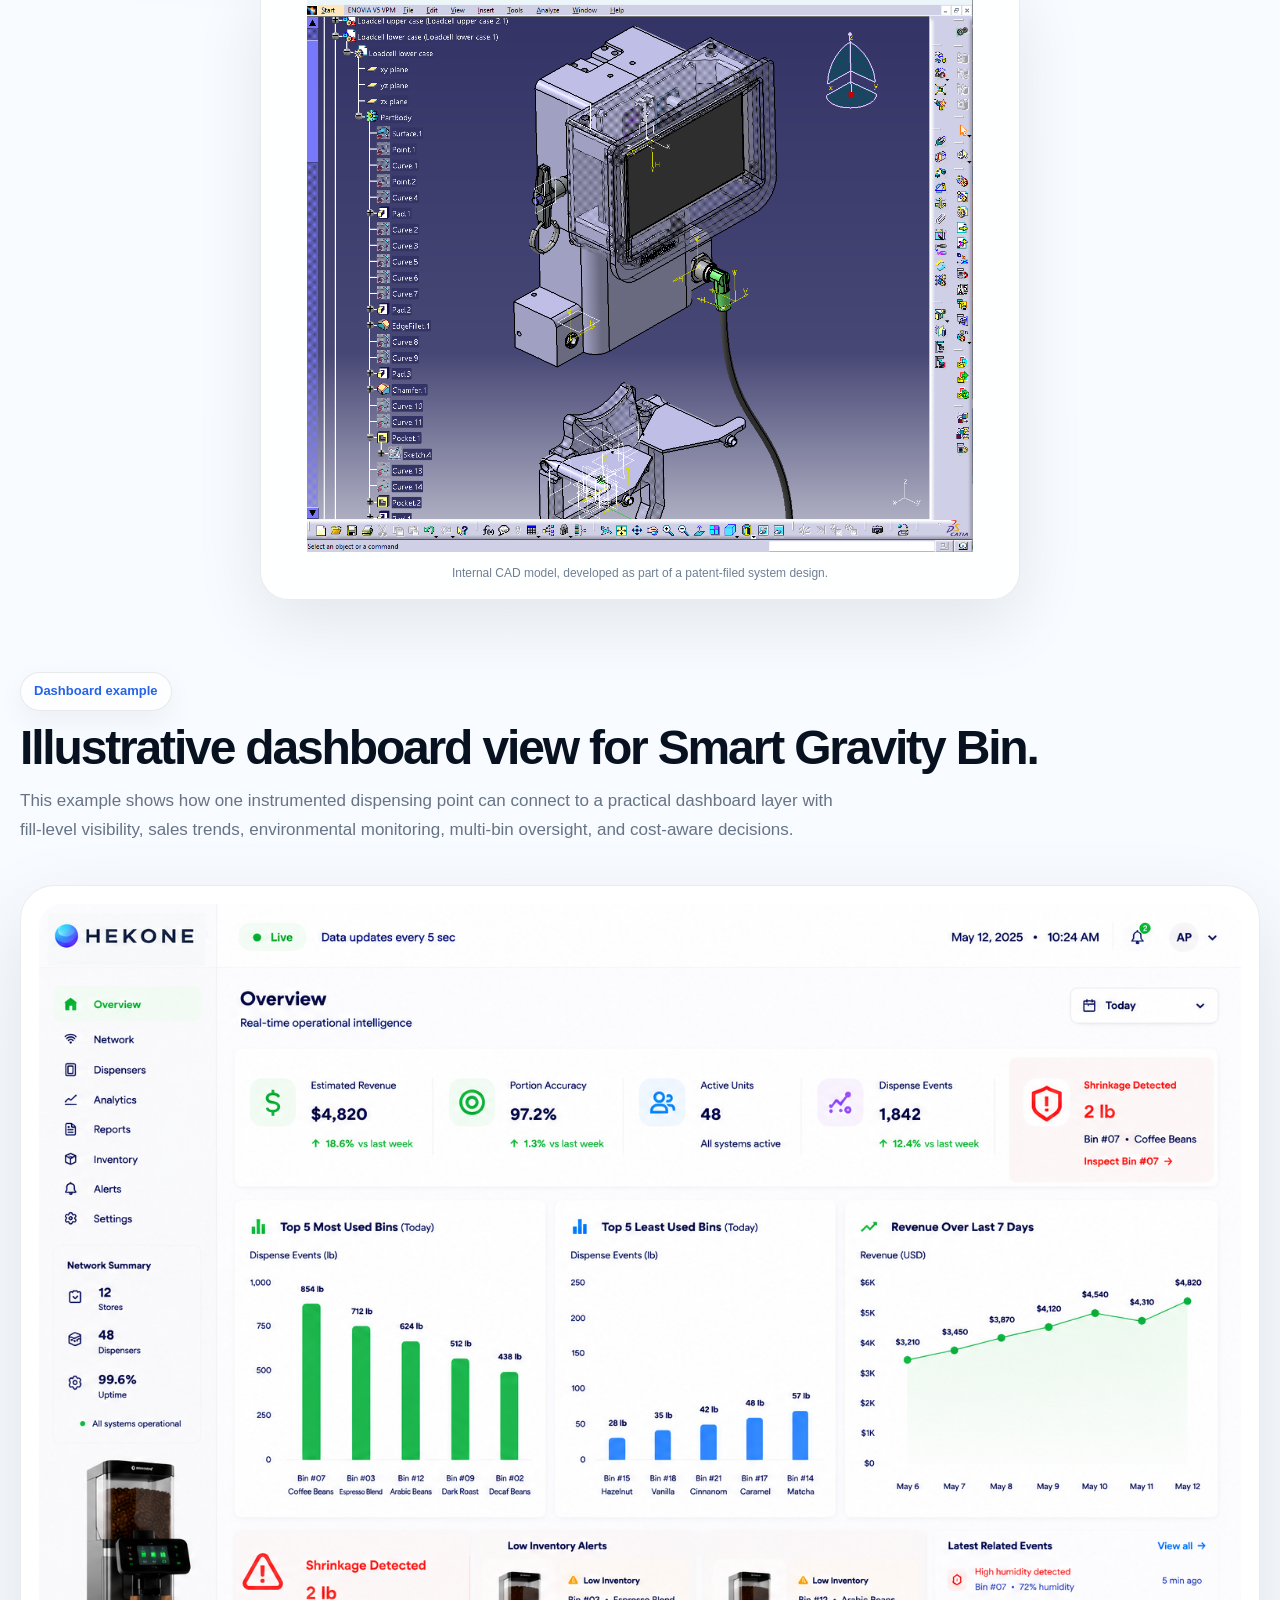
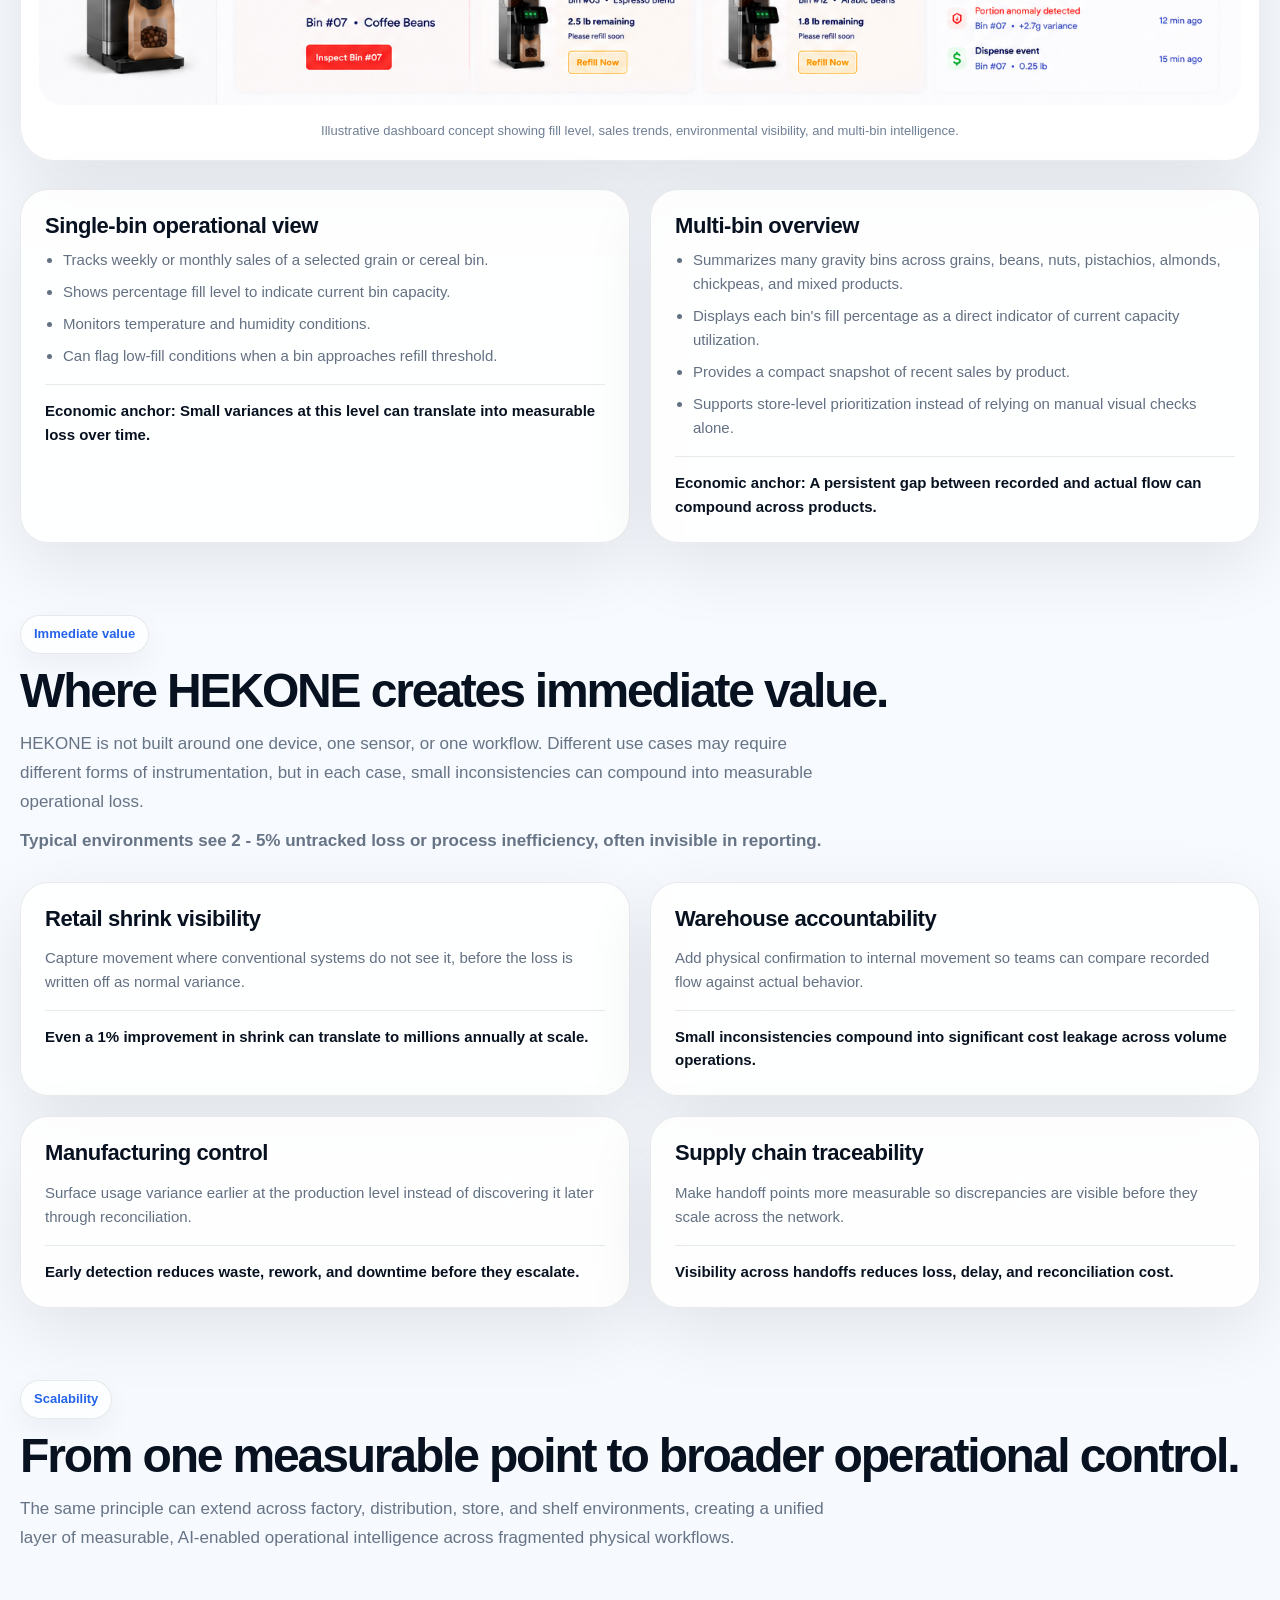
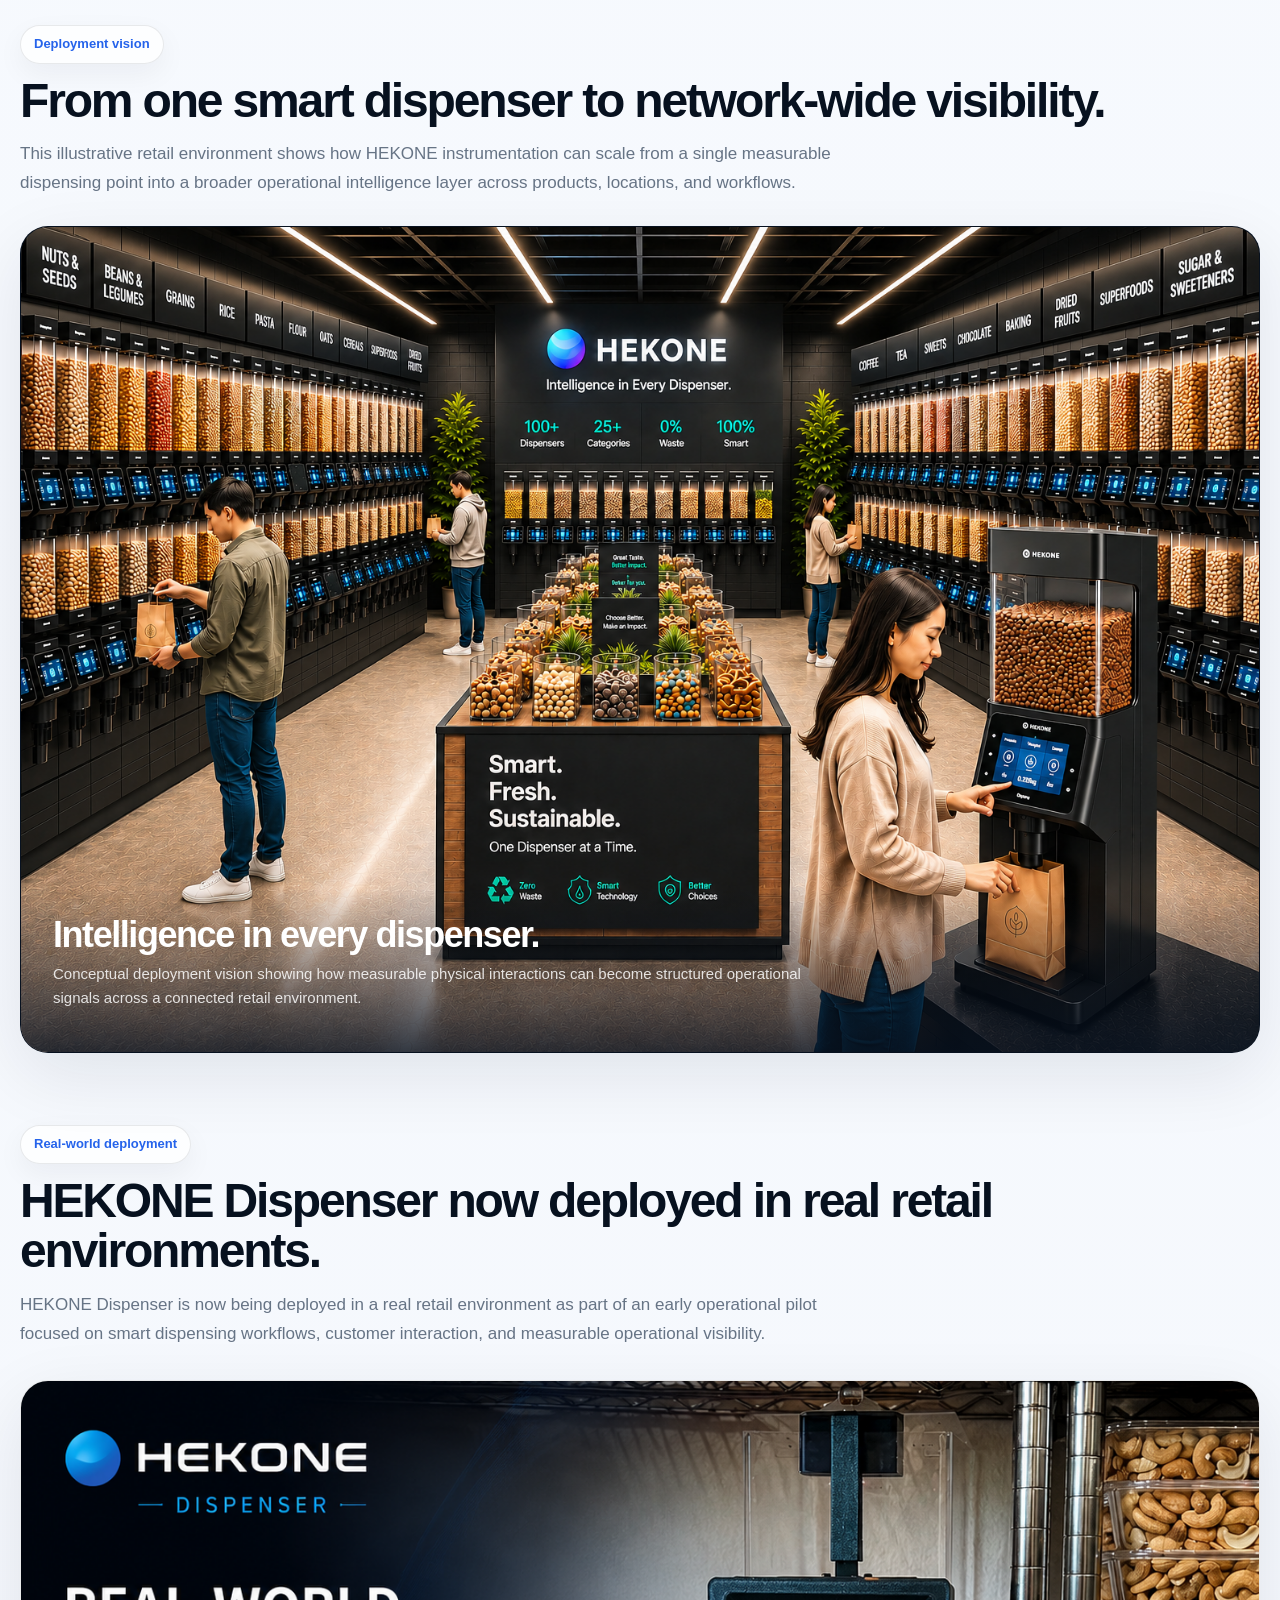
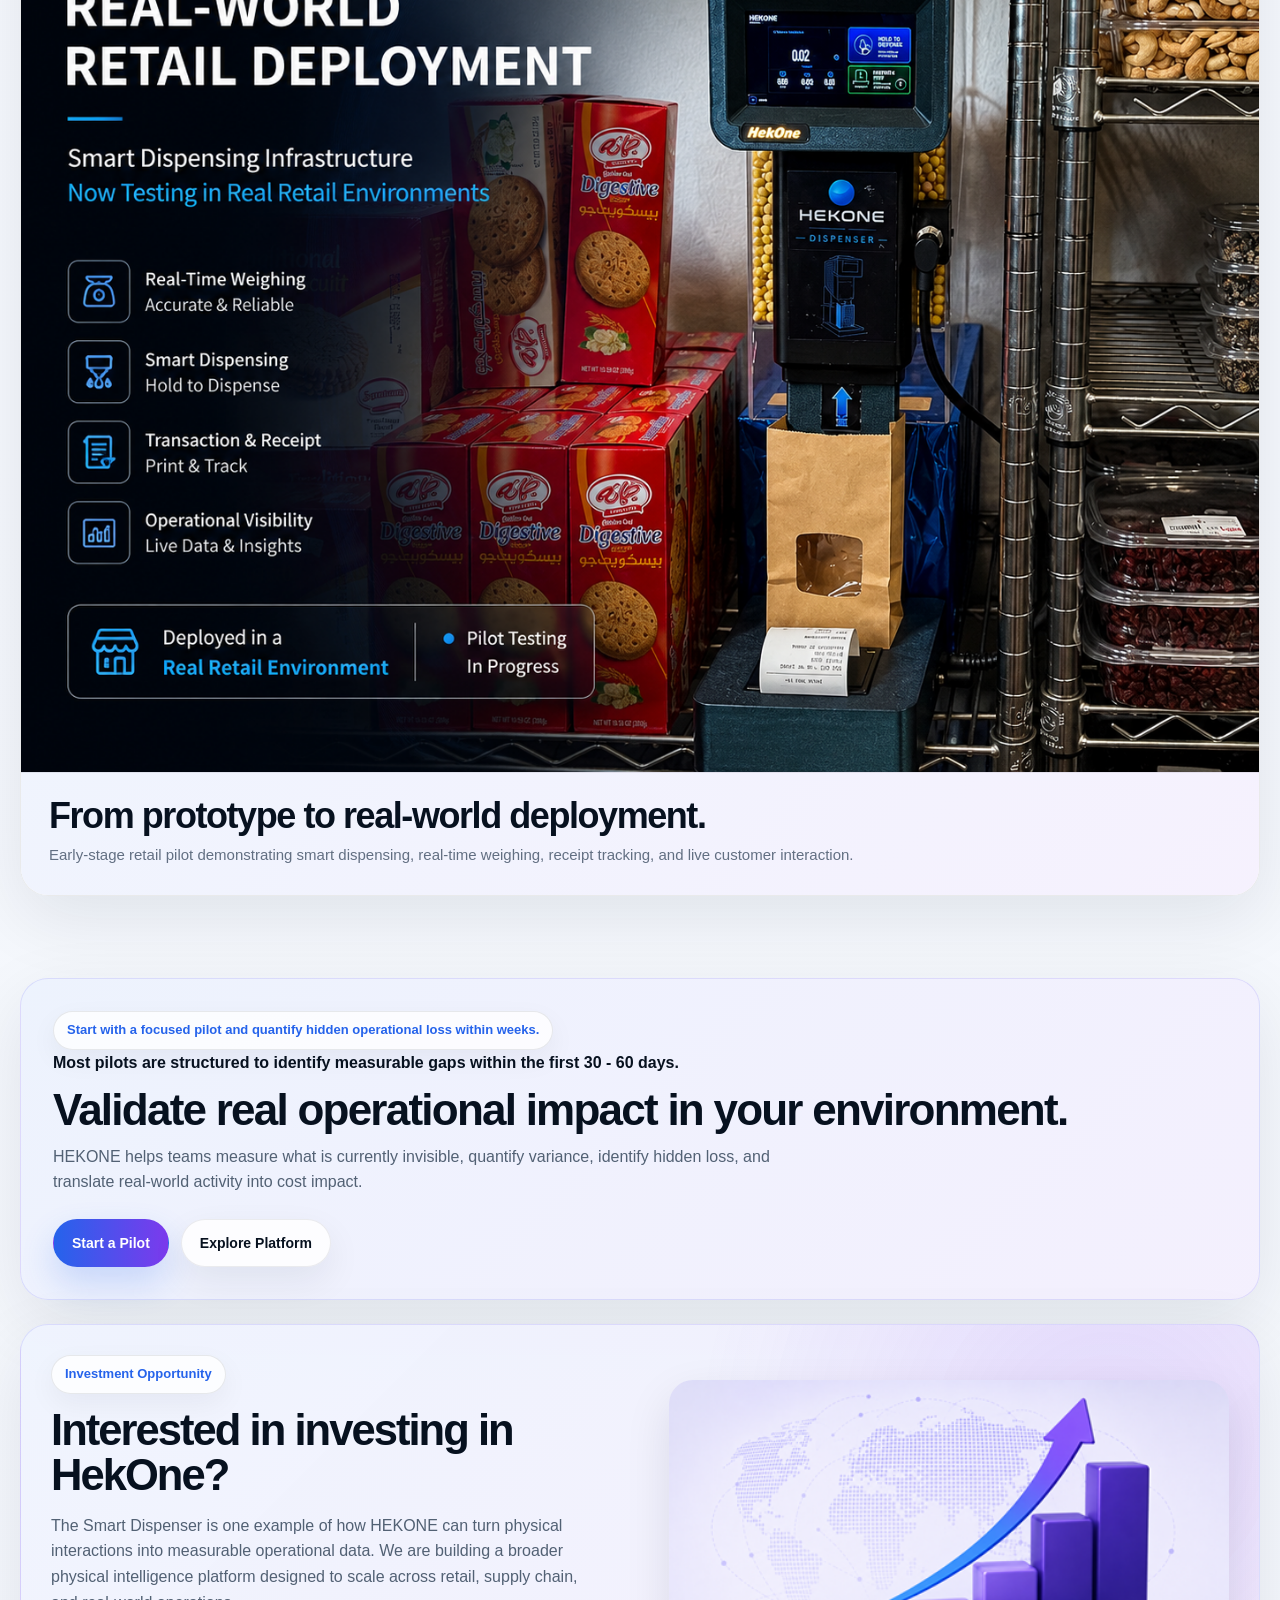
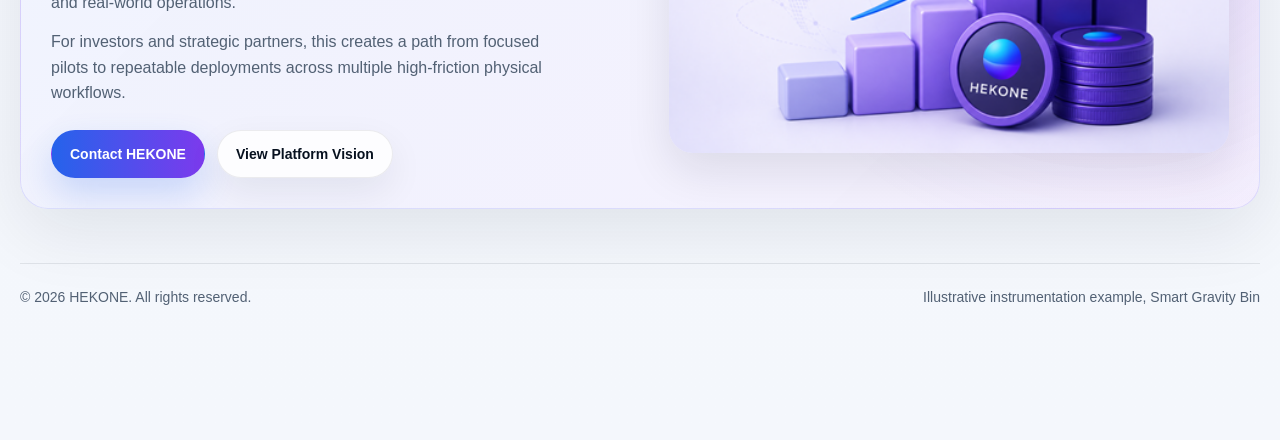
<file: instrumentation-example.html>
<!DOCTYPE html>
<html lang="en">
<head>

<script type="text/javascript">
    (function(c,l,a,r,i,t,y){
        c[a]=c[a]||function(){(c[a].q=c[a].q||[]).push(arguments)};
        t=l.createElement(r);t.async=1;t.src="https://www.clarity.ms/tag/"+i;
        y=l.getElementsByTagName(r)[0];y.parentNode.insertBefore(t,y);
    })(window, document, "clarity", "script", "ybxg5ku4x8");
</script>

  <meta charset="UTF-8" />
  <meta name="viewport" content="width=device-width, initial-scale=1.0" />
  <title>HEKONE | Smart Dispenser Instrumentation Example</title>
  <meta name="description" content="Illustrative HEKONE instrumentation example showing how physical flow becomes measurable signal and cost impact." />
  <link rel="icon" type="image/png" sizes="32x32" href="favicon1.png?v=2" />
  <link rel="icon" type="image/png" sizes="16x16" href="favicon1.png?v=2" />
  <link rel="apple-touch-icon" href="favicon1.png?v=2" />
  <meta name="theme-color" content="#f8fbff" />

  <style>
    :root {
      --text: #07111f;
      --muted: #526174;
      --muted-2: #6f7f94;
      --line: rgba(15, 23, 42, 0.09);
      --line-strong: rgba(99, 102, 241, 0.16);
      --accent: #2563eb;
      --accent-2: #7c3aed;
      --accent-soft: rgba(37, 99, 235, 0.08);
      --card: rgba(255,255,255,0.86);
      --shadow: 0 22px 70px rgba(15, 23, 42, 0.09);
      --shadow-soft: 0 14px 36px rgba(15, 23, 42, 0.07);
      --radius: 28px;
      --max: 1240px;
    }

    * { box-sizing: border-box; }
    html { scroll-behavior: smooth; }

    body {
      margin: 0;
      font-family: Inter, Arial, Helvetica, sans-serif;
      color: var(--text);
      background:
        radial-gradient(circle at 10% 0%, rgba(125, 211, 252, 0.15), transparent 28%),
        radial-gradient(circle at 90% 8%, rgba(167, 139, 250, 0.14), transparent 26%),
        linear-gradient(180deg, #ffffff 0%, #f8fbff 44%, #f4f7fc 100%);
      line-height: 1.6;
      overflow-x: hidden;
    }

    body.menu-open { overflow: hidden; }
    a { color: inherit; text-decoration: none; }
    img { max-width: 100%; display: block; }

    .wrap {
      width: min(var(--max), calc(100% - 32px));
      margin: 0 auto;
    }

    header {
      position: sticky;
      top: 0;
      z-index: 1000;
      backdrop-filter: blur(16px);
      background: rgba(255, 255, 255, 0.84);
      border-bottom: 1px solid var(--line);
    }

    .nav-wrap {
      width: calc(100% - 64px);
      margin: 0 auto;
    }

    .nav {
      display: grid;
      grid-template-columns: auto 1fr auto;
      align-items: center;
      gap: 24px;
      padding: 10px 0;
      position: relative;
    }

    .brand {
      display: inline-flex;
      align-items: center;
      gap: 12px;
      font-weight: 900;
      letter-spacing: 0.16em;
      color: var(--text);
      flex-shrink: 0;
      position: relative;
      z-index: 1002;
    }

    .brand-mark {
      width: 14px;
      height: 14px;
      border-radius: 50%;
      background: linear-gradient(135deg, #7dd3fc, #7c3aed);
      box-shadow: 0 0 18px rgba(37, 99, 235, 0.35);
    }

    .nav-links,
    .nav-actions {
      display: flex;
      align-items: center;
      gap: 8px;
      color: var(--muted);
      font-size: 14px;
      font-weight: 650;
    }

    .nav-links { justify-content: center; }
    .nav-actions { justify-content: flex-end; }

    .nav-links a,
    .nav-actions a,
    .nav-dropdown-btn {
      position: relative;
      padding: 10px 12px;
      border-radius: 12px;
      white-space: nowrap;
      transition: color .22s ease, background .22s ease, transform .22s ease;
    }

    .nav-links a:hover,
    .nav-actions a:not(.nav-pilot):hover,
    .nav-links a.active,
    .nav-dropdown:hover .nav-dropdown-btn,
    .nav-dropdown.open .nav-dropdown-btn,
    .nav-dropdown.active .nav-dropdown-btn {
      color: var(--text);
      background: rgba(15, 23, 42, 0.05);
    }

    .nav-dropdown {
      position: relative;
      display: inline-flex;
      align-items: center;
    }

    .nav-dropdown::after {
      content: "";
      position: absolute;
      top: 100%;
      left: 0;
      width: 100%;
      height: 14px;
      z-index: 1002;
    }

    .nav-dropdown-btn {
      border: 0;
      background: transparent;
      color: var(--muted);
      font: inherit;
      cursor: pointer;
    }

    .nav-dropdown-btn::after {
      content: "▾";
      margin-left: 6px;
      font-size: 10px;
    }

    .nav-dropdown-menu {
      position: absolute;
      top: 100%;
      left: 0;
      margin-top: 6px;
      min-width: 210px;
      display: none;
      padding: 8px;
      border-radius: 18px;
      background: rgba(255,255,255,0.98);
      border: 1px solid var(--line);
      box-shadow: 0 24px 70px rgba(15, 23, 42, 0.14);
      z-index: 1003;
    }

    .nav-dropdown:hover .nav-dropdown-menu,
    .nav-dropdown.open .nav-dropdown-menu {
      display: grid;
      gap: 6px;
    }

    .nav-dropdown-menu a {
      display: block;
      padding: 12px 14px;
      border-radius: 12px;
      color: var(--text);
      background: rgba(15, 23, 42, 0.025);
    }

    .nav-dropdown-menu a:hover,
    .nav-dropdown-menu a.active {
      background: rgba(37, 99, 235, 0.07);
    }

    .nav-pilot,
    .btn-primary {
      color: #ffffff !important;
      background: linear-gradient(90deg, #2563eb 0%, #7c3aed 100%);
      box-shadow: 0 16px 34px rgba(37, 99, 235, 0.20);
    }

    .nav-pilot {
      display: inline-flex;
      align-items: center;
      justify-content: center;
      padding: 10px 18px !important;
      border-radius: 999px;
      font-weight: 800;
    }

    .btn-primary,
    .btn-secondary {
      display: inline-flex;
      align-items: center;
      justify-content: center;
      min-height: 48px;
      padding: 0 18px;
      border-radius: 999px;
      font-weight: 800;
      font-size: 14px;
      text-align: center;
      border: 1px solid transparent;
      transition: transform .18s ease, box-shadow .18s ease, background .18s ease;
    }

    .btn-primary:hover,
    .btn-secondary:hover,
    .nav-pilot:hover { transform: translateY(-1px); }

    .btn-secondary {
      color: var(--text);
      background: rgba(255,255,255,0.86);
      border-color: rgba(15,23,42,0.08);
      box-shadow: var(--shadow-soft);
    }

    .menu-toggle {
      display: none;
      width: 46px;
      height: 46px;
      border-radius: 14px;
      border: 1px solid var(--line);
      background: #ffffff;
      align-items: center;
      justify-content: center;
      flex-direction: column;
      gap: 5px;
      cursor: pointer;
      padding: 0;
      flex-shrink: 0;
      position: relative;
      z-index: 1002;
    }

    .menu-toggle span {
      display: block;
      width: 18px;
      height: 2px;
      border-radius: 999px;
      background: var(--text);
      transition: transform .22s ease, opacity .22s ease;
    }

    .menu-toggle.active span:nth-child(1) { transform: translateY(7px) rotate(45deg); }
    .menu-toggle.active span:nth-child(2) { opacity: 0; }
    .menu-toggle.active span:nth-child(3) { transform: translateY(-7px) rotate(-45deg); }

    .menu-backdrop { display: none; }

    .menu-backdrop.show {
      display: block;
      position: fixed;
      inset: 0;
      background: rgba(15, 23, 42, 0.25);
      backdrop-filter: blur(6px);
      z-index: 998;
    }



    .top-hero-section {
      width: 100%;
      margin: 0;
      padding: 0;
      overflow: hidden;
      background: #f8fbff;
      border-bottom: 1px solid var(--line);
    }

    .top-hero-section img {
      width: 100%;
      height: auto;
      display: block;
    }

    @media (max-width: 760px) {
      .top-hero-section img {
        height: 360px;
        object-fit: cover;
        object-position: center;
      }
    }

    .page {
      padding: 56px 0 88px;
    }

    .hero {
      display: grid;
      grid-template-columns: 1.02fr 0.98fr;
      gap: 34px;
      align-items: center;
      padding-top: 10px;
    }

    .eyebrow,
    .section-kicker,
    .cta-lead {
      display: inline-flex;
      align-items: center;
      gap: 8px;
      padding: 8px 13px;
      border-radius: 999px;
      background: rgba(255, 255, 255, 0.78);
      border: 1px solid var(--line);
      color: var(--accent);
      font-size: 13px;
      font-weight: 800;
      box-shadow: 0 10px 28px rgba(15, 23, 42, 0.05);
    }

    h1 {
      margin: 16px 0 0;
      font-size: clamp(44px, 6.2vw, 78px);
      line-height: 0.95;
      letter-spacing: -0.065em;
      max-width: 760px;
    }

    .hero-copy {
      margin: 22px 0 0;
      max-width: 700px;
      color: rgba(82, 97, 116, 0.92);
      font-size: clamp(17px, 1.8vw, 20px);
      line-height: 1.55;
    }

    .hero-note,
    .quote-box,
    .quote-bar {
      margin-top: 20px;
      padding: 18px 20px;
      border-radius: 20px;
      background:
        linear-gradient(135deg, rgba(37, 99, 235, 0.07), rgba(124, 58, 237, 0.07)),
        rgba(255,255,255,0.82);
      border: 1px solid var(--line-strong);
      color: var(--text);
      box-shadow: var(--shadow-soft);
      font-weight: 750;
      max-width: 720px;
    }

    .hero-chips {
      display: flex;
      flex-wrap: wrap;
      gap: 10px;
      margin-top: 18px;
    }

    .chip {
      padding: 9px 14px;
      border-radius: 999px;
      font-size: 12px;
      font-weight: 750;
      color: var(--accent);
      border: 1px solid rgba(37, 99, 235, 0.12);
      background: rgba(255,255,255,0.76);
    }

    .image-card,
    .card,
    .video-card,
    .signal-flow,
    .cta {
      background: var(--card);
      border: 1px solid var(--line);
      border-radius: var(--radius);
      box-shadow: var(--shadow);
    }

    .image-card {
      position: relative;
      padding: 16px;
      overflow: hidden;
    }

    .image-card img {
      width: 100%;
      max-height: 620px;
      object-fit: contain;
      border-radius: 20px;
      background: rgba(255,255,255,0.55);
    }

    .image-caption,
    .video-meta {
      margin-top: 12px;
      font-size: 12px;
      color: var(--muted-2);
      text-align: center;
    }

    .section { margin-top: 72px; }
    .impact-strip { margin-top: 56px; }

    h2 {
      margin: 12px 0 0;
      font-size: clamp(30px, 4vw, 48px);
      line-height: 1.05;
      letter-spacing: -0.045em;
    }

    .section-intro {
      max-width: 820px;
      color: rgba(82, 97, 116, 0.88);
      font-size: 17px;
      margin: 14px 0 0;
      line-height: 1.7;
    }

    .grid-2,
    .grid-3,
    .impact-grid,
    .demo-grid,
    .engineering-grid,
    .signal-row {
      display: grid;
      gap: 20px;
      margin-top: 26px;
    }

    .grid-2 { grid-template-columns: repeat(2, minmax(0, 1fr)); }
    .grid-3 { grid-template-columns: repeat(3, minmax(0, 1fr)); }
    .impact-grid { grid-template-columns: repeat(3, minmax(0, 1fr)); }
    .demo-grid { grid-template-columns: 0.88fr 1.12fr; align-items: stretch; }
    .engineering-grid { grid-template-columns: 1.02fr 0.98fr; align-items: start; }
    .signal-row { grid-template-columns: repeat(4, minmax(0, 1fr)); }

    .card {
      padding: 24px;
      min-height: 100%;
    }

    .card h3 {
      margin: 0 0 10px;
      font-size: 22px;
      line-height: 1.1;
      letter-spacing: -0.02em;
    }

    .card p,
    .card li {
      color: rgba(82, 97, 116, 0.9);
      font-size: 15px;
    }

    .card ul {
      margin: 0;
      padding-left: 18px;
    }

    .card li + li { margin-top: 8px; }

    .impact-card {
      background:
        radial-gradient(circle at top left, rgba(37,99,235,0.08), transparent 38%),
        rgba(255,255,255,0.88);
      border-color: rgba(99,102,241,0.16);
    }

    .impact-card p strong,
    .economic-line strong,
    .executive-line strong {
      color: var(--text);
    }

    .impact-metric {
      padding: 18px;
      border-radius: 20px;
      background: rgba(255,255,255,0.76);
      border: 1px solid rgba(15,23,42,0.07);
      box-shadow: 0 10px 28px rgba(15,23,42,0.04);
    }

    .impact-metric-label {
      font-size: 12px;
      color: var(--muted);
      margin-bottom: 8px;
      font-weight: 750;
    }

    .impact-metric-value {
      font-size: clamp(24px, 3vw, 34px);
      line-height: 1;
      font-weight: 900;
      color: var(--accent);
      letter-spacing: -0.04em;
    }

    .impact-metric-note {
      margin-top: 8px;
      font-size: 13px;
      color: var(--muted);
    }

    .impact-kicker {
      display: inline-flex;
      margin-top: 16px;
      padding: 8px 12px;
      border-radius: 999px;
      background: rgba(37,99,235,0.08);
      border: 1px solid rgba(37,99,235,0.12);
      color: var(--accent);
      font-size: 12px;
      font-weight: 800;
    }

    .impact-line,
    .executive-line,
    .economic-line {
      margin-top: 16px;
      padding-top: 14px;
      border-top: 1px solid var(--line);
      color: var(--text);
      font-size: 15px;
      font-weight: 750;
      line-height: 1.55;
    }

    .quote-bar {
      max-width: 940px;
      font-size: 18px;
      color: var(--text);
    }

    .engineering-text-card {
      min-height: 0;
      padding: 28px 28px 26px;
    }

    .image-card.patent-card {
      max-width: 720px;
      margin: 0 auto;
      display: flex;
      flex-direction: column;
      justify-content: center;
    }

    .image-card.patent-card img { max-height: 600px; }

    .image-card.cad-card {
      max-width: 760px;
      margin: 48px auto 0;
    }

    .image-card.cad-card img { max-height: 560px; }

    .signal-flow {
      padding: 24px;
      overflow: hidden;
    }

    .signal-step {
      position: relative;
      text-align: center;
      padding: 18px 16px;
      border-radius: 20px;
      background: rgba(255,255,255,0.78);
      border: 1px solid rgba(15,23,42,0.07);
      min-height: 112px;
      display: flex;
      flex-direction: column;
      justify-content: center;
      gap: 8px;
    }

    .signal-step strong { display: block; font-size: 16px; }
    .signal-step span { color: var(--muted); font-size: 13px; }

    .signal-arrow {
      position: absolute;
      right: -14px;
      top: 50%;
      transform: translateY(-50%);
      color: var(--accent);
      font-size: 22px;
      z-index: 2;
    }

    .video-card {
      padding: 18px;
      max-width: 430px;
      margin: 0 auto;
    }

    .video-embed {
      position: relative;
      width: 100%;
      aspect-ratio: 9 / 16;
      border-radius: 20px;
      overflow: hidden;
      background: #07111f;
      border: 1px solid rgba(15,23,42,0.08);
    }

    .video-embed iframe {
      width: 100%;
      height: 100%;
      border: 0;
      display: block;
    }

    .demo-points {
      display: grid;
      gap: 14px;
      margin-top: 20px;
    }

    .demo-point {
      padding: 16px 18px;
      border-radius: 18px;
      background: rgba(255,255,255,0.72);
      border: 1px solid rgba(15,23,42,0.07);
    }

    .demo-point strong {
      display: block;
      font-size: 15px;
      margin-bottom: 4px;
      color: var(--text);
    }

    .demo-point span {
      color: var(--muted);
      font-size: 14px;
    }

    .cta {
      margin-top: 82px;
      padding: 32px;
      display: flex;
      align-items: center;
      justify-content: space-between;
      gap: 24px;
      flex-wrap: wrap;
      background:
        linear-gradient(135deg, rgba(37,99,235,0.08), rgba(124,58,237,0.08)),
        rgba(255,255,255,0.90);
      border-color: var(--line-strong);
    }

    .cta h3 {
      margin: 0;
      font-size: clamp(30px, 4vw, 44px);
      line-height: 1.05;
      letter-spacing: -0.04em;
    }

    .cta p {
      margin: 10px 0 0;
      color: var(--muted);
      max-width: 760px;
    }

    .pre-cta-line {
      margin-bottom: 12px;
      color: var(--text);
      font-weight: 750;
      max-width: 760px;
    }

    .cta-actions {
      display: flex;
      gap: 12px;
      flex-wrap: wrap;
    }

    .investor-panel {
      margin-top: 24px;
      display: grid;
      grid-template-columns: 0.92fr 1.08fr;
      gap: 26px;
      align-items: center;
      padding: 30px;
      border-radius: var(--radius);
      background:
        radial-gradient(circle at 88% 24%, rgba(124, 58, 237, 0.14), transparent 36%),
        linear-gradient(135deg, rgba(37, 99, 235, 0.07), rgba(124, 58, 237, 0.08)),
        rgba(255,255,255,0.92);
      border: 1px solid var(--line-strong);
      box-shadow: var(--shadow);
      overflow: hidden;
    }

    .investor-copy h3 {
      margin: 14px 0 0;
      font-size: clamp(28px, 3.4vw, 44px);
      line-height: 1.05;
      letter-spacing: -0.045em;
    }

    .investor-copy p {
      margin: 14px 0 0;
      color: var(--muted);
      font-size: 16px;
      max-width: 640px;
    }

    .investor-copy .cta-actions {
      margin-top: 24px;
    }

    .investor-visual {
      position: relative;
      min-height: 260px;
      display: flex;
      align-items: center;
      justify-content: flex-end;
    }

    .investor-visual img {
      width: min(100%, 560px);
      border-radius: 24px;
      object-fit: cover;
      box-shadow: 0 18px 46px rgba(15, 23, 42, 0.10);
    }


    .deployment-vision-card {
      position: relative;
      overflow: hidden;
      margin-top: 28px;
      padding: 0;
      border-radius: var(--radius);
      background: #07111f;
      border: 1px solid var(--line);
      box-shadow: var(--shadow);
    }

    .deployment-vision-card img {
      width: 100%;
      height: auto;
      min-height: 360px;
      object-fit: cover;
    }

    .deployment-vision-overlay {
      position: absolute;
      left: 0;
      right: 0;
      bottom: 0;
      padding: 28px 32px 42px;
      background: linear-gradient(180deg, rgba(7, 17, 31, 0) 0%, rgba(7, 17, 31, 0.82) 100%);
      color: #ffffff;
    }

    .deployment-vision-overlay h3 {
      margin: 0 0 8px;
      font-size: clamp(24px, 3vw, 36px);
      line-height: 1.05;
      letter-spacing: -0.04em;
    }

    .deployment-vision-overlay p {
      margin: 0;
      max-width: 760px;
      color: rgba(255, 255, 255, 0.84);
      font-size: 15px;
      line-height: 1.6;
    }

    .pilot-deployment-card {
      margin-top: 32px;
      padding: 0;
      overflow: hidden;
      border-radius: var(--radius);
      background: rgba(255,255,255,0.92);
      border: 1px solid var(--line);
      box-shadow: var(--shadow);
    }

    .pilot-deployment-card img {
      width: 100%;
      height: auto;
      display: block;
    }

    .pilot-deployment-caption {
      padding: 24px 28px 28px;
      background:
        linear-gradient(135deg, rgba(37, 99, 235, 0.07), rgba(124, 58, 237, 0.07)),
        rgba(255,255,255,0.96);
      border-top: 1px solid rgba(15, 23, 42, 0.08);
    }

    .pilot-deployment-caption h3 {
      margin: 0 0 8px;
      font-size: clamp(24px, 3vw, 36px);
      line-height: 1.05;
      letter-spacing: -0.04em;
      color: var(--text);
    }

    .pilot-deployment-caption p {
      margin: 0;
      max-width: 820px;
      color: rgba(82, 97, 116, 0.9);
      font-size: 15px;
      line-height: 1.6;
    }



    footer {
      padding: 28px 0 44px;
      color: var(--muted);
      font-size: 14px;
    }

    .footer-row {
      display: flex;
      align-items: center;
      justify-content: space-between;
      gap: 16px;
      flex-wrap: wrap;
      border-top: 1px solid var(--line);
      padding-top: 22px;
      margin-top: 26px;
    }

    @media (max-width: 1100px) {
      .nav-wrap { width: calc(100% - 36px); }
      .nav { gap: 14px; }
      .nav-links, .nav-actions { gap: 2px; font-size: 13px; }
      .nav-links a, .nav-actions a, .nav-dropdown-btn { padding: 10px 9px; }
    }

    @media (max-width: 980px) {
      .hero,
      .grid-2,
      .grid-3,
      .signal-row,
      .engineering-grid,
      .demo-grid,
      .impact-grid,
      .investor-panel {
        grid-template-columns: 1fr;
      }

      .investor-visual {
        justify-content: center;
        min-height: 0;
      }

      .signal-arrow { display: none; }
      .image-card.patent-card,
      .image-card.cad-card { max-width: 100%; }
      .image-card.patent-card img { max-height: 520px; }
      .image-card.cad-card img { max-height: 460px; }
      .video-card { max-width: 430px; margin: 0 auto; }
    }

    @media (max-width: 900px) {
      .nav {
        display: flex;
        justify-content: space-between;
      }

      .menu-toggle { display: inline-flex; }

      .nav-links {
        position: absolute;
        top: calc(100% + 12px);
        left: 0;
        right: 0;
        display: none;
        flex-direction: column;
        align-items: stretch;
        gap: 10px;
        padding: 14px;
        border-radius: 24px;
        background: rgba(255, 255, 255, 0.98);
        border: 1px solid var(--line);
        box-shadow: 0 24px 70px rgba(15, 23, 42, 0.18);
        z-index: 1001;
        max-height: calc(100vh - 110px);
        overflow-y: auto;
      }

      .nav-links.open { display: flex; }
      .nav-actions { display: none; }

      .nav-links a,
      .nav-dropdown-btn {
        display: block;
        width: 100%;
        padding: 14px 16px;
        border-radius: 16px;
        background: rgba(15, 23, 42, 0.035);
        color: var(--text);
        font-size: 15px;
        border: 1px solid rgba(15, 23, 42, 0.04);
        text-align: left;
      }

      .mobile-only { display: block !important; }
      .nav-dropdown { display: block; width: 100%; }
      .nav-dropdown::after { display: none; }
      .nav-dropdown-btn::after { float: right; margin-top: 3px; }

      .nav-dropdown-menu {
        position: static;
        display: none;
        margin-top: 8px;
        min-width: 0;
        padding: 8px;
        border-radius: 16px;
        background: rgba(15, 23, 42, 0.035);
        box-shadow: none;
      }

      .nav-dropdown.open .nav-dropdown-menu { display: grid; }
      .nav-dropdown:hover .nav-dropdown-menu { display: none; }
      .nav-dropdown.open:hover .nav-dropdown-menu { display: grid; }

      .nav-pilot {
        display: inline-flex !important;
        justify-content: center;
        align-items: center;
        width: 100%;
        min-height: 50px;
        text-align: center;
      }
    }

    @media (min-width: 901px) {
      .mobile-only { display: none !important; }
    }

    @media (max-width: 760px) {
      .nav-wrap { width: calc(100% - 22px); }
      .wrap { width: min(var(--max), calc(100% - 22px)); }
      .page { padding-top: 44px; }
      h1 { font-size: clamp(40px, 12vw, 58px); }
      .hero-copy { font-size: 16px; }
      .section { margin-top: 56px; }
      .impact-strip { margin-top: 42px; }
      .image-card, .card, .video-card, .signal-flow, .cta, .investor-panel { border-radius: 24px; }
      .investor-panel { padding: 24px 18px; }
      .investor-visual img { border-radius: 20px; }
      .cta { padding: 26px 20px; }
      .cta-actions { width: 100%; }
      .cta-actions .btn-primary, .cta-actions .btn-secondary { width: 100%; }

      .deployment-vision-card img {
        min-height: 320px;
      }

      .deployment-vision-overlay {
        position: relative;
        padding: 22px 18px;
        background: #07111f;
      }
    }
  </style>
</head>
<body>
  <header>
    <div class="nav-wrap nav">
      <a class="brand" href="/">
        <span class="brand-mark"></span>
        <span>HEKONE</span>
      </a>

      <nav class="nav-links" id="site-menu">
        <div class="nav-dropdown active">
          <button class="nav-dropdown-btn" type="button" aria-expanded="false">Technology</button>
          <div class="nav-dropdown-menu">
            <a href="/instrumentation-example.html" class="active">Smart Dispenser</a>
            <a href="/origin.html">HEKONE Origin</a>
          </div>
        </div>
        <a href="/#platform">Platform</a>
        <a href="/about.html">About</a>
        <a href="/contact.html">Contact</a>
        <a href="/login.html" class="mobile-only">Login / Dashboard</a>
        <a href="/pilot.html" class="nav-pilot mobile-only">Start a Pilot</a>
      </nav>

      <div class="nav-actions">
        <a href="/login.html">Login / Dashboard</a>
        <a href="/pilot.html" class="nav-pilot">Start a Pilot</a>
      </div>

      <button class="menu-toggle" aria-label="Toggle menu" aria-expanded="false" aria-controls="site-menu">
        <span></span>
        <span></span>
        <span></span>
      </button>
    </div>
  </header>

  <div class="menu-backdrop"></div>

  <section class="top-hero-section" aria-label="HEKONE Smart Dispenser overview">
    <img src="./dispenser-top.png" alt="HEKONE Smart Dispenser product overview in a retail store with real-time dispenser visibility and glass dashboard cards" />
  </section>

  <main class="page">
    <div class="wrap">
      <section class="impact-strip">
        <div class="card impact-card">
          <div class="section-kicker" style="margin-bottom: 12px;">Estimated impact</div>
          <h2 style="font-size: clamp(26px, 3.2vw, 38px);">Estimated Operational Impact</h2>
          <p class="section-intro" style="margin-top: 12px; max-width: 860px;">
            Directional modeling creates decision context: translate usage into cost impact, identify hidden operational loss, and quantify variance before it compounds across locations.
          </p>

          <div class="impact-grid">
            <div class="impact-metric">
              <div class="impact-metric-label">Low-volume location</div>
              <div class="impact-metric-value">$120/day</div>
              <div class="impact-metric-note">Illustrative modeled overuse or variance signal.</div>
            </div>

            <div class="impact-metric">
              <div class="impact-metric-label">Mid-volume monthly variance</div>
              <div class="impact-metric-value">$3K - $12K</div>
              <div class="impact-metric-note">Creates decision context for review and pilot validation.</div>
            </div>

            <div class="impact-metric">
              <div class="impact-metric-label">Multi-location annual impact</div>
              <div class="impact-metric-value">$36K - $140K+</div>
              <div class="impact-metric-note">Directional scenario showing how variance can scale.</div>
            </div>
          </div>

          <div class="executive-line">
            Even modest variance at one location can become material cost impact across a network.
          </div>

          <div class="impact-kicker">Directional scenario-based estimate, actual values vary by volume, product mix, and environment</div>
        </div>
      </section>

      <section class="section">
        <div class="section-kicker">Live demo</div>
        <h2>See the HEKONE Smart Dispenser in action.</h2>
        <p class="section-intro">
          This short demo shows a real working prototype translating physical dispensing activity into measurable signal. It is an early proof point for connecting real-world interaction to structured operational visibility.
        </p>

        <div class="demo-grid">
          <div class="video-card">
            <div class="video-embed">
              <iframe
                src="https://www.loom.com/embed/c67c012105314665b858c80902804257"
                title="HEKONE Smart Dispenser Demo"
                allowfullscreen>
              </iframe>
            </div>
            <div class="video-meta">
              Working prototype demo, embedded via Loom.
            </div>
          </div>

          <div class="card">
            <h3>What this demo represents</h3>
            <p>
              This is not a concept rendering or mock interface. It is a real prototype demonstration showing how HEKONE can instrument a physical interaction point, identify hidden operational loss, and convert that moment into usable data.
            </p>

            <div class="demo-points">
              <div class="demo-point">
                <strong>Real interaction</strong>
                <span>Shows actual use of the system at the dispensing point rather than a simulated workflow.</span>
              </div>

              <div class="demo-point">
                <strong>Signal generation</strong>
                <span>Demonstrates how physical activity can become measurable, structured operational input.</span>
              </div>

              <div class="demo-point">
                <strong>Decision relevance</strong>
                <span>Supports the broader HEKONE vision of quantifying variance and exposing cost impact earlier.</span>
              </div>
            </div>

            <div class="cta-actions" style="margin-top: 22px;">
              <a class="btn-primary" href="https://www.loom.com/share/c67c012105314665b858c80902804257" target="_blank" rel="noopener noreferrer">Watch Full Demo</a>
              <a class="btn-secondary" href="/pilot.html">Discuss a Pilot</a>
            </div>
          </div>
        </div>
      </section>

      <section class="section">
        <div class="section-kicker">Blind spot</div>
        <h2>The shelf is often where visibility breaks down.</h2>
        <p class="section-intro">
          In many physical environments, product leaves the shelf or dispensing point without reliable real-time measurement. Systems may report inventory later, but they often miss what actually happened in the moment.
        </p>

        <div class="grid-2">
          <div class="card">
            <h3>What goes wrong</h3>
            <ul>
              <li>Consumption happens without direct measurement.</li>
              <li>Inventory updates can lag behind real events.</li>
              <li>Reported counts may not match physical reality.</li>
              <li>Leakage, waste, or shrink can stay invisible.</li>
            </ul>
          </div>

          <div class="card">
            <h3>Why it matters</h3>
            <ul>
              <li>Operators lose confidence in what the system reports.</li>
              <li>Replenishment decisions become reactive.</li>
              <li>Exception handling happens too late.</li>
              <li>Accountability is weakened at the handoff point that matters.</li>
            </ul>
            <div class="impact-line">
              This loss is already happening. It’s just not being measured.
            </div>
          </div>
        </div>

        <div class="grid-2">
          <div class="card impact-card">
            <h3>What this typically looks like</h3>
            <p>
              Most dispensing environments operate with <strong>2 - 8% untracked variance</strong> between expected and actual usage.
            </p>
            <p>
              For a single location, that can represent <strong>$3K - $15K+ annually</strong> depending on volume.
            </p>
            <p>
              Across multiple locations, the impact scales quickly.
            </p>
            <div class="impact-kicker">From technical visibility to financial impact</div>
          </div>

          <div class="card">
            <h3>Why this gets missed</h3>
            <p>
              In many environments, teams only see the result later, after inventory drift, waste, or unexplained variance has already accumulated.
            </p>
            <p>
              Without real-time measurement at the point of use, operators are often left reconciling symptoms instead of seeing the event itself.
            </p>
          </div>
        </div>

        <div class="quote-bar">
          If you can’t measure it at the moment it happens, you’re guessing.
        </div>
      </section>

      <section class="section">
        <div class="section-kicker">Instrumentation logic</div>
        <h2>Capturing physical activity as a usable signal.</h2>
        <p class="section-intro">
          The role of this prototype is simple: detect product movement at the point of interaction and convert that change into structured, AI-ready signal data.
        </p>

        <div class="grid-3">
          <div class="card">
            <h3>Measure</h3>
            <p>
              Weight-based detection monitors change directly at the dispensing point instead of relying on delayed manual input.
            </p>
          </div>

          <div class="card">
            <h3>Structure</h3>
            <p>
              Each physical event can be translated into usable operational data for exception tracking, visibility, reporting, and variance analysis.
            </p>
          </div>

          <div class="card">
            <h3>Connect</h3>
            <p>
              The captured signal can feed a broader HEKONE workflow where physical events become part of a measurable operational system.
            </p>
          </div>
        </div>
      </section>

      <section class="section">
        <div class="section-kicker">System role</div>
        <h2>Part of the HEKONE system, not the whole system.</h2>
        <p class="section-intro">
          Smart Gravity Bin is best understood as a signal-generating node. It contributes one stream of visibility for one type of operational blind spot.
        </p>

        <div class="signal-flow">
          <div class="signal-row">
            <div class="signal-step">
              <strong>Smart Gravity Bin</strong>
              <span>Physical dispensing activity</span>
              <div class="signal-arrow">→</div>
            </div>
            <div class="signal-step">
              <strong>Signal Capture</strong>
              <span>Weight change becomes event data</span>
              <div class="signal-arrow">→</div>
            </div>
            <div class="signal-step">
              <strong>HEKONE Layer</strong>
              <span>Structured operational intelligence</span>
              <div class="signal-arrow">→</div>
            </div>
            <div class="signal-step">
              <strong>Dashboard / Alerts</strong>
              <span>Visibility, exceptions, accountability</span>
            </div>
          </div>
        </div>

        <div class="quote-box">
          Different environments require different forms of instrumentation. Smart Gravity Bin is one example of how HEKONE can make a specific blind spot measurable.
        </div>
      </section>

      <section class="section">
        <div class="section-kicker">Engineering reference</div>

        <div class="engineering-grid">
          <div class="image-card patent-card">
            <img src="./patent-fig1.png" alt="HEKONE Smart Gravity Bin patent diagram" />
            <div class="image-caption">
              Patent-filed system design, Smart Gravity Bin architecture.
            </div>
          </div>

          <div class="card engineering-text-card">
            <h3>Designed for real-world deployment</h3>
            <p>
              This prototype is supported by a structured engineering design, developed to operate reliably in physical environments.
            </p>

            <ul>
              <li>Integrated sensing and dispensing architecture</li>
              <li>Designed for continuous, real-time measurement</li>
              <li>Supports scalable deployment across multiple locations</li>
              <li>Built with manufacturability and integration in mind</li>
            </ul>

            <p style="margin-top: 16px;">
              The system design has been filed as part of an intellectual property framework supporting HEKONE’s broader platform vision.
            </p>

            <p style="margin-top: 10px; font-weight: 800; color: #07111f;">
              Most deployments are designed to validate measurable ROI within the first operational cycle.
            </p>
          </div>
        </div>

        <div class="image-card cad-card">
          <img src="./cad-design.png" alt="HEKONE CAD engineering model" />
          <div class="image-caption">
            Internal CAD model, developed as part of a patent-filed system design.
          </div>
        </div>
      </section>


        <section class="section">
          <div class="section-kicker">Dashboard example</div>
        
          <h2>Illustrative dashboard view for Smart Gravity Bin.</h2>
        
          <p class="section-intro">
            This example shows how one instrumented dispensing point can connect to a practical dashboard layer with fill-level visibility, sales trends, environmental monitoring, multi-bin oversight, and cost-aware decisions.
          </p>
        
          <div
            style="
              margin-top:40px;
              width:100%;
              padding:18px;
              border-radius:34px;
              background:rgba(255,255,255,0.92);
              border:1px solid rgba(15,23,42,0.08);
              box-shadow:0 28px 80px rgba(15,23,42,0.10);
              overflow:hidden;
            "
          >
        
            <img
              src="./dashboard-gravity-bin2.png"
              alt="HEKONE Smart Gravity Bin dashboard example"
        
              style="
                width:100%;
                display:block;
                border-radius:24px;
              "
            />
        
            <div
              style="
                margin-top:16px;
                text-align:center;
                font-size:13px;
                color:#6f7f94;
              "
            >
              Illustrative dashboard concept showing fill level, sales trends, environmental visibility, and multi-bin intelligence.
            </div>
        
          </div>



        

        <div class="grid-2" style="margin-top: 28px;">
          <div class="card">
            <h3>Single-bin operational view</h3>
            <ul>
              <li>Tracks weekly or monthly sales of a selected grain or cereal bin.</li>
              <li>Shows percentage fill level to indicate current bin capacity.</li>
              <li>Monitors temperature and humidity conditions.</li>
              <li>Can flag low-fill conditions when a bin approaches refill threshold.</li>
            </ul>
            <div class="economic-line">
              <strong>Economic anchor:</strong> Small variances at this level can translate into measurable loss over time.
            </div>
          </div>

          <div class="card">
            <h3>Multi-bin overview</h3>
            <ul>
              <li>Summarizes many gravity bins across grains, beans, nuts, pistachios, almonds, chickpeas, and mixed products.</li>
              <li>Displays each bin's fill percentage as a direct indicator of current capacity utilization.</li>
              <li>Provides a compact snapshot of recent sales by product.</li>
              <li>Supports store-level prioritization instead of relying on manual visual checks alone.</li>
            </ul>
            <div class="economic-line">
              <strong>Economic anchor:</strong> A persistent gap between recorded and actual flow can compound across products.
            </div>
          </div>
        </div>
      </section>

      <section class="section">
        <div class="section-kicker">Immediate value</div>
        <h2>Where HEKONE creates immediate value.</h2>
        <p class="section-intro">
          HEKONE is not built around one device, one sensor, or one workflow. Different use cases may require different forms of instrumentation, but in each case, small inconsistencies can compound into measurable operational loss.
        </p>
        <p class="section-intro" style="margin-top: 10px;">
          <strong>Typical environments see 2 - 5% untracked loss or process inefficiency, often invisible in reporting.</strong>
        </p>

        <div class="grid-2">
          <div class="card">
            <h3>Retail shrink visibility</h3>
            <p>
              Capture movement where conventional systems do not see it, before the loss is written off as normal variance.
            </p>
            <div class="economic-line">
              Even a 1% improvement in shrink can translate to millions annually at scale.
            </div>
          </div>

          <div class="card">
            <h3>Warehouse accountability</h3>
            <p>
              Add physical confirmation to internal movement so teams can compare recorded flow against actual behavior.
            </p>
            <div class="economic-line">
              Small inconsistencies compound into significant cost leakage across volume operations.
            </div>
          </div>

          <div class="card">
            <h3>Manufacturing control</h3>
            <p>
              Surface usage variance earlier at the production level instead of discovering it later through reconciliation.
            </p>
            <div class="economic-line">
              Early detection reduces waste, rework, and downtime before they escalate.
            </div>
          </div>

          <div class="card">
            <h3>Supply chain traceability</h3>
            <p>
              Make handoff points more measurable so discrepancies are visible before they scale across the network.
            </p>
            <div class="economic-line">
              Visibility across handoffs reduces loss, delay, and reconciliation cost.
            </div>
          </div>
        </div>
      </section>

      <section class="section">
        <div class="section-kicker">Scalability</div>
        <h2>From one measurable point to broader operational control.</h2>
        <p class="section-intro">
          The same principle can extend across factory, distribution, store, and shelf environments, creating a unified layer of measurable, AI-enabled operational intelligence across fragmented physical workflows.
        </p>
      </section>


      <section class="section" id="deployment-vision">
        <div class="section-kicker">Deployment vision</div>
        <h2>From one smart dispenser to network-wide visibility.</h2>
        <p class="section-intro">
          This illustrative retail environment shows how HEKONE instrumentation can scale from a single measurable dispensing point into a broader operational intelligence layer across products, locations, and workflows.
        </p>

        <div class="deployment-vision-card">
          <img src="./shop.png" alt="HEKONE smart dispenser deployment vision across a retail environment" />
          <div class="deployment-vision-overlay">
            <h3>Intelligence in every dispenser.</h3>
            <p>
              Conceptual deployment vision showing how measurable physical interactions can become structured operational signals across a connected retail environment.
            </p>
          </div>
        </div>
      </section>

      <section class="section" id="real-deployment">
        <div class="section-kicker">Real-world deployment</div>

        <h2>HEKONE Dispenser now deployed in real retail environments.</h2>

        <p class="section-intro">
          HEKONE Dispenser is now being deployed in a real retail environment as part of an early operational pilot focused on smart dispensing workflows, customer interaction, and measurable operational visibility.
        </p>

        <div class="pilot-deployment-card">
          <img src="./pilot.png" alt="HEKONE Dispenser real retail pilot deployment" />

          <div class="pilot-deployment-caption">
            <h3>From prototype to real-world deployment.</h3>

            <p>
              Early-stage retail pilot demonstrating smart dispensing, real-time weighing, receipt tracking, and live customer interaction.
            </p>
          </div>
        </div>
      </section>


      <section class="cta">
        <div>
          <div class="cta-lead">Start with a focused pilot and quantify hidden operational loss within weeks.</div>
          <div class="pre-cta-line">Most pilots are structured to identify measurable gaps within the first 30 - 60 days.</div>
          <h3>Validate real operational impact in your environment.</h3>
          <p>
            HEKONE helps teams measure what is currently invisible, quantify variance, identify hidden loss, and translate real-world activity into cost impact.
          </p>
        </div>

        <div class="cta-actions">
          <a class="btn-primary" href="/pilot.html">Start a Pilot</a>
          <a class="btn-secondary" href="/">Explore Platform</a>
        </div>
      </section>

      <section class="investor-panel">
        <div class="investor-copy">
          <div class="cta-lead">Investment Opportunity</div>
          <h3>Interested in investing in HekOne?</h3>
          <p>
            The Smart Dispenser is one example of how HEKONE can turn physical interactions into measurable operational data. We are building a broader physical intelligence platform designed to scale across retail, supply chain, and real-world operations.
          </p>
          <p>
            For investors and strategic partners, this creates a path from focused pilots to repeatable deployments across multiple high-friction physical workflows.
          </p>

          <div class="cta-actions">
            <a class="btn-primary" href="mailto:hekmat@hekone.com?subject=Investment%20Inquiry%20-%20HEKONE%20Smart%20Dispenser">Contact HEKONE</a>
            <a class="btn-secondary" href="/#platform">View Platform Vision</a>
          </div>
        </div>

        <div class="investor-visual">
          <img src="/invest.png" alt="HEKONE investment growth visual with rising chart, global network, and branded coin" />
        </div>
      </section>

      <footer>
        <div class="footer-row">
          <div>© 2026 HEKONE. All rights reserved.</div>
          <div>Illustrative instrumentation example, Smart Gravity Bin</div>
        </div>
      </footer>
    </div>
  </main>

  <script>
    const menuToggle = document.querySelector('.menu-toggle');
    const navLinks = document.querySelector('.nav-links');
    const navItems = document.querySelectorAll('.nav-links a');
    const menuBackdrop = document.querySelector('.menu-backdrop');
    const dropdown = document.querySelector('.nav-dropdown');
    const dropdownBtn = document.querySelector('.nav-dropdown-btn');
    const body = document.body;

    function closeDropdown() {
      if (!dropdown || !dropdownBtn) return;
      dropdown.classList.remove('open');
      dropdownBtn.setAttribute('aria-expanded', 'false');
    }

    function openMenu() {
      navLinks.classList.add('open');
      menuToggle.classList.add('active');
      menuToggle.setAttribute('aria-expanded', 'true');
      menuBackdrop.classList.add('show');
      body.classList.add('menu-open');
    }

    function closeMenu() {
      navLinks.classList.remove('open');
      menuToggle.classList.remove('active');
      menuToggle.setAttribute('aria-expanded', 'false');
      menuBackdrop.classList.remove('show');
      body.classList.remove('menu-open');
      closeDropdown();
    }

    if (menuToggle && navLinks && menuBackdrop) {
      menuToggle.addEventListener('click', () => {
        const isOpen = navLinks.classList.contains('open');
        if (isOpen) closeMenu();
        else openMenu();
      });

      if (dropdown && dropdownBtn) {
        dropdownBtn.addEventListener('click', (event) => {
          event.stopPropagation();
          dropdown.classList.toggle('open');
          const isDropdownOpen = dropdown.classList.contains('open');
          dropdownBtn.setAttribute('aria-expanded', isDropdownOpen ? 'true' : 'false');
        });
      }

      document.addEventListener('click', (event) => {
        if (dropdown && !dropdown.contains(event.target)) closeDropdown();
      });

      navItems.forEach(item => {
        item.addEventListener('click', () => {
          if (window.innerWidth <= 900) closeMenu();
          else closeDropdown();
        });
      });

      menuBackdrop.addEventListener('click', closeMenu);

      window.addEventListener('resize', () => {
        if (window.innerWidth > 900) closeMenu();
      });

      document.addEventListener('keydown', (e) => {
        if (e.key === 'Escape') closeMenu();
      });
    }
  </script>
</body>
</html>
</file>
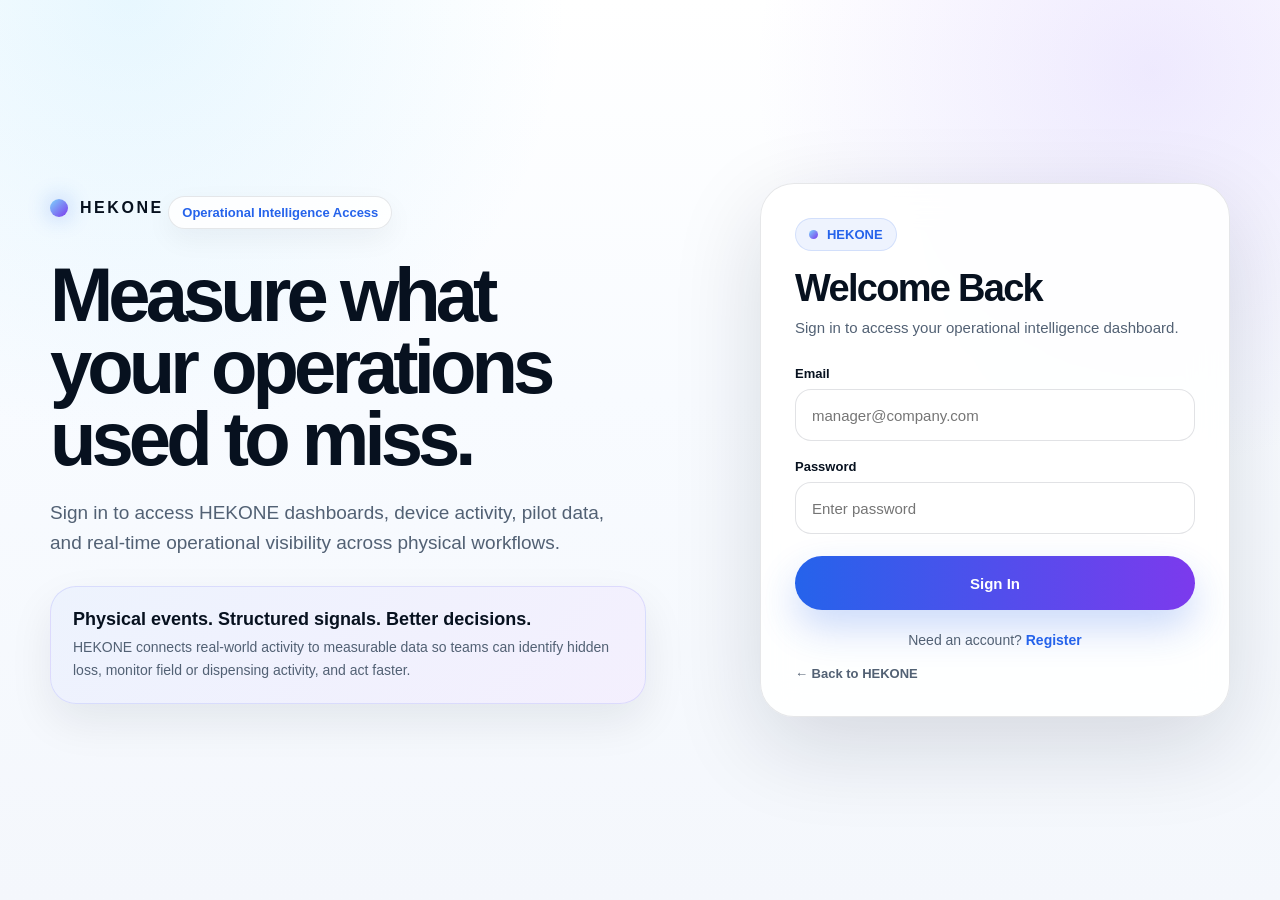
<file: login.html>
<!DOCTYPE html>
<html lang="en">
<head>
  <meta charset="UTF-8" />
  <meta name="viewport" content="width=device-width, initial-scale=1.0" />
  <title>HEKONE | Login</title>

  <style>
    :root {
      --text: #07111f;
      --muted: #526174;
      --line: rgba(15, 23, 42, 0.10);
      --accent: #2563eb;
      --accent-2: #7c3aed;
      --shadow: 0 28px 90px rgba(15, 23, 42, 0.14);
    }

    * {
      box-sizing: border-box;
    }

    body {
      margin: 0;
      font-family: Inter, Arial, Helvetica, sans-serif;
      color: var(--text);
      background:
        radial-gradient(circle at 10% 0%, rgba(125, 211, 252, 0.18), transparent 30%),
        radial-gradient(circle at 90% 8%, rgba(167, 139, 250, 0.18), transparent 28%),
        linear-gradient(180deg, #ffffff 0%, #f8fbff 44%, #f4f7fc 100%);
      min-height: 100vh;
    }

    a {
      color: inherit;
      text-decoration: none;
    }

    .auth-page {
      min-height: 100vh;
      display: grid;
      grid-template-columns: 1.05fr 0.95fr;
      align-items: center;
      gap: 44px;
      width: min(1180px, calc(100% - 36px));
      margin: 0 auto;
      padding: 56px 0;
    }

    .auth-story {
      max-width: 620px;
    }

    .brand-row {
      display: inline-flex;
      align-items: center;
      gap: 12px;
      margin-bottom: 24px;
      font-weight: 900;
      letter-spacing: 0.16em;
    }

    .brand-mark {
      width: 18px;
      height: 18px;
      border-radius: 50%;
      background: linear-gradient(135deg, #7dd3fc, #7c3aed);
      box-shadow: 0 0 22px rgba(37, 99, 235, 0.40);
    }

    .pill {
      display: inline-flex;
      padding: 8px 13px;
      border-radius: 999px;
      background: rgba(255, 255, 255, 0.82);
      border: 1px solid var(--line);
      color: var(--accent);
      font-size: 13px;
      font-weight: 800;
      box-shadow: 0 10px 28px rgba(15, 23, 42, 0.05);
    }

    .auth-story h1 {
      margin: 18px 0 0;
      font-size: clamp(46px, 6vw, 76px);
      line-height: 0.95;
      letter-spacing: -0.065em;
    }

    .auth-story p {
      margin: 22px 0 0;
      color: var(--muted);
      font-size: 19px;
      line-height: 1.6;
      max-width: 560px;
    }

    .story-card {
      margin-top: 28px;
      padding: 22px;
      border-radius: 26px;
      background:
        linear-gradient(135deg, rgba(37, 99, 235, 0.08), rgba(124, 58, 237, 0.08)),
        rgba(255, 255, 255, 0.86);
      border: 1px solid rgba(99, 102, 241, 0.16);
      box-shadow: 0 18px 44px rgba(15, 23, 42, 0.08);
    }

    .story-card strong {
      display: block;
      font-size: 18px;
      margin-bottom: 6px;
    }

    .story-card span {
      color: var(--muted);
      font-size: 14px;
      line-height: 1.6;
    }

    .auth-card {
      width: 100%;
      max-width: 470px;
      margin-left: auto;
      padding: 34px;
      border-radius: 34px;
      background: rgba(255, 255, 255, 0.90);
      border: 1px solid var(--line);
      box-shadow: var(--shadow);
      backdrop-filter: blur(18px);
    }

    .brand-block {
      text-align: left;
      margin-bottom: 26px;
    }

    .brand-badge {
      display: inline-flex;
      align-items: center;
      gap: 9px;
      padding: 8px 13px;
      border-radius: 999px;
      color: var(--accent);
      background: rgba(37, 99, 235, 0.08);
      border: 1px solid rgba(37, 99, 235, 0.14);
      font-size: 13px;
      font-weight: 900;
    }

    .brand-badge::before {
      content: "";
      width: 9px;
      height: 9px;
      border-radius: 50%;
      background: linear-gradient(135deg, #7dd3fc, #7c3aed);
    }

    .brand-block h1 {
      margin: 18px 0 8px;
      font-size: 38px;
      line-height: 1.05;
      letter-spacing: -0.045em;
    }

    .brand-block p {
      margin: 0;
      color: var(--muted);
      font-size: 15px;
      line-height: 1.6;
    }

    .auth-form {
      display: grid;
      gap: 18px;
    }

    .form-group {
      display: grid;
      gap: 8px;
    }

    .form-group label {
      font-size: 13px;
      font-weight: 800;
      color: var(--text);
    }

    .form-group input {
      width: 100%;
      height: 52px;
      border-radius: 16px;
      border: 1px solid rgba(15, 23, 42, 0.12);
      background: rgba(255, 255, 255, 0.86);
      padding: 0 16px;
      font-size: 15px;
      color: var(--text);
      outline: none;
      transition: border 0.2s ease, box-shadow 0.2s ease, background 0.2s ease;
    }

    .form-group input:focus {
      border-color: rgba(37, 99, 235, 0.45);
      box-shadow: 0 0 0 4px rgba(37, 99, 235, 0.10);
      background: #ffffff;
    }

    .auth-button {
      height: 54px;
      border: none;
      border-radius: 999px;
      color: #ffffff;
      background: linear-gradient(90deg, #2563eb 0%, #7c3aed 100%);
      box-shadow: 0 18px 38px rgba(37, 99, 235, 0.24);
      font-size: 15px;
      font-weight: 900;
      cursor: pointer;
      transition: transform 0.18s ease, box-shadow 0.18s ease;
      margin-top: 4px;
    }

    .auth-button:hover {
      transform: translateY(-1px);
      box-shadow: 0 22px 44px rgba(37, 99, 235, 0.28);
    }

    .auth-footer {
      margin: 4px 0 0;
      text-align: center;
      color: var(--muted);
      font-size: 14px;
    }

    .auth-footer a {
      color: var(--accent);
      font-weight: 900;
    }

    .back-link {
      display: inline-flex;
      margin-top: 18px;
      color: var(--muted);
      font-size: 13px;
      font-weight: 750;
    }

    @media (max-width: 900px) {
      .auth-page {
        grid-template-columns: 1fr;
        padding: 36px 0;
      }

      .auth-story {
        text-align: center;
        margin: 0 auto;
      }

      .brand-row {
        justify-content: center;
      }

      .auth-story p {
        margin-left: auto;
        margin-right: auto;
      }

      .auth-card {
        margin: 0 auto;
      }
    }

    @media (max-width: 560px) {
      .auth-page {
        width: min(100% - 22px, 1180px);
      }

      .auth-card {
        padding: 26px 20px;
        border-radius: 26px;
      }

      .auth-story h1 {
        font-size: 44px;
      }

      .brand-block h1 {
        font-size: 32px;
      }
    }
  </style>
</head>

<body>
  <main class="auth-page">

    <section class="auth-story">
      <a class="brand-row" href="index.html">
        <span class="brand-mark"></span>
        <span>HEKONE</span>
      </a>

      <div class="pill">Operational Intelligence Access</div>

      <h1>Measure what your operations used to miss.</h1>

      <p>
        Sign in to access HEKONE dashboards, device activity, pilot data, and real-time operational visibility across physical workflows.
      </p>

      <div class="story-card">
        <strong>Physical events. Structured signals. Better decisions.</strong>
        <span>
          HEKONE connects real-world activity to measurable data so teams can identify hidden loss, monitor field or dispensing activity, and act faster.
        </span>
      </div>
    </section>

    <section class="auth-card">
      <div class="brand-block">
        <div class="brand-badge">HEKONE</div>
        <h1>Welcome Back</h1>
        <p>Sign in to access your operational intelligence dashboard.</p>
      </div>

      <form class="auth-form" id="loginForm">
        <div class="form-group">
          <label for="loginEmail">Email</label>
          <input
            type="email"
            id="loginEmail"
            name="loginEmail"
            placeholder="manager@company.com"
            required
          />
        </div>

        <div class="form-group">
          <label for="loginPassword">Password</label>
          <input
            type="password"
            id="loginPassword"
            name="loginPassword"
            placeholder="Enter password"
            required
          />
        </div>

        <button type="submit" class="auth-button">Sign In</button>

        <p class="auth-footer">
          Need an account?
          <a href="register.html">Register</a>
        </p>
      </form>

      <a class="back-link" href="index.html">← Back to HEKONE</a>
    </section>

  </main>
</body>
</html>
</file>
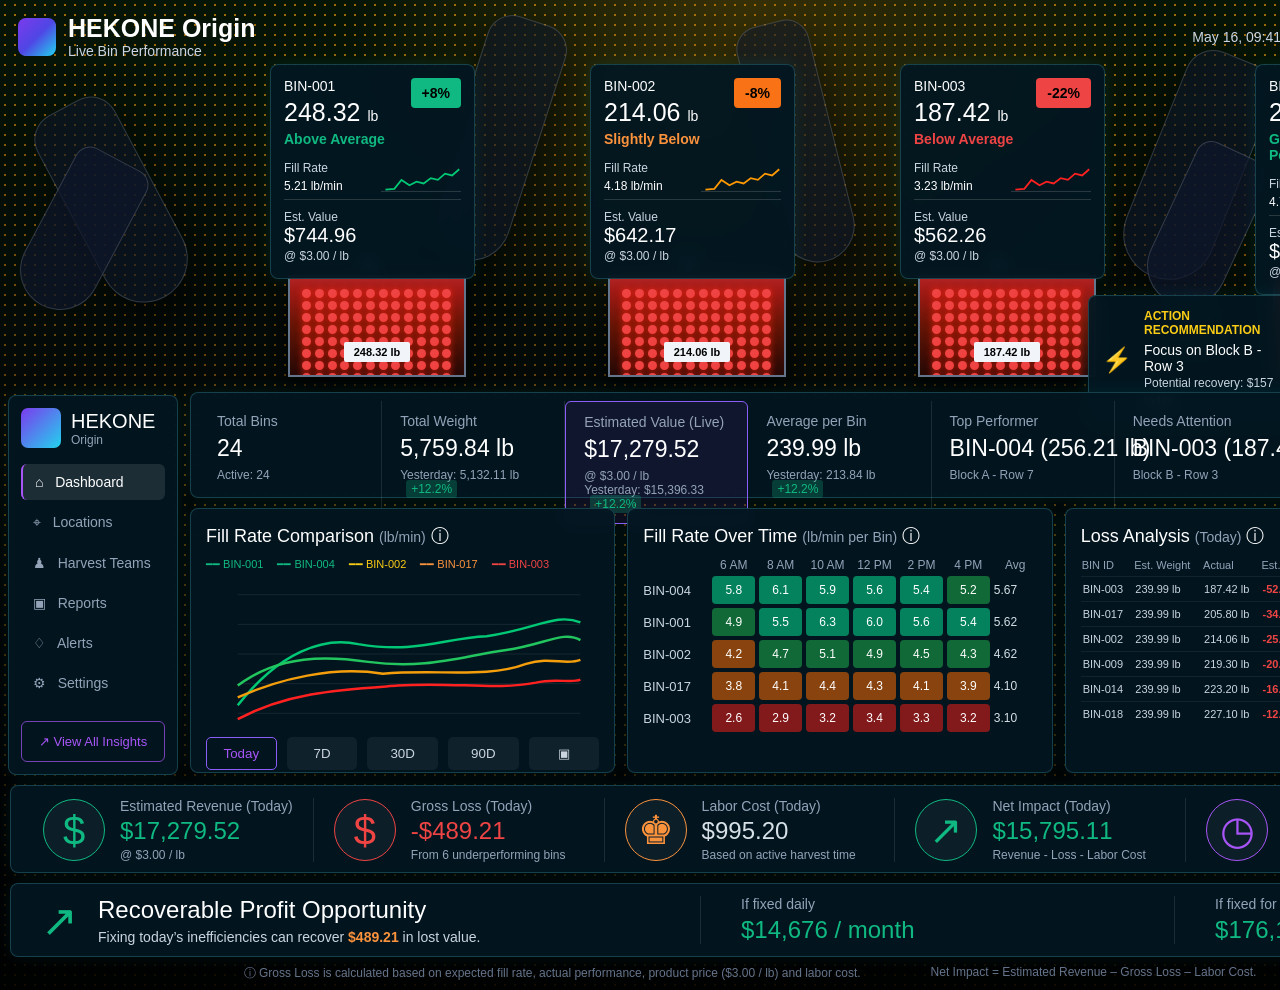
<file: origin-dash.html>
<!DOCTYPE html>
<html lang="en">
<head>
  <meta charset="UTF-8" />
  <meta name="viewport" content="width=device-width, initial-scale=1.0" />
  <title>HEKONE Origin Dashboard</title>
  <style>
    * { box-sizing: border-box; }
    body {
      margin: 0;
      background: #000;
      font-family: Arial, Helvetica, sans-serif;
      color: #d7e0e7;
      overflow-x: auto;
    }
    .dashboard {
      position: relative;
      width: 1500px;
      height: 990px;
      margin: 0 auto;
      overflow: hidden;
      background:
        radial-gradient(circle at top, rgba(245,158,11,.22), transparent 32%),
        linear-gradient(180deg, #071607 0%, #06100d 40%, #02070b 72%);
    }
    .dashboard::before {
      content: "";
      position: absolute;
      inset: 0;
      background-image: radial-gradient(#d98c08 1.2px, transparent 1.2px);
      background-size: 10px 10px;
      opacity: .78;
    }
    .dashboard::after {
      content: "";
      position: absolute;
      inset: 0;
      background: linear-gradient(180deg, rgba(0,0,0,.06), rgba(0,0,0,.45) 42%, rgba(0,0,0,.9) 100%);
    }
    .glass {
      background: rgba(3, 23, 34, .92);
      border: 1px solid rgba(103, 232, 249, .20);
      box-shadow: 0 0 18px rgba(0,255,255,.07);
      border-radius: 8px;
      backdrop-filter: blur(8px);
    }
    .topbar {
      position: absolute;
      z-index: 10;
      top: 0;
      left: 0;
      right: 0;
      height: 74px;
      display: flex;
      justify-content: space-between;
      align-items: center;
      padding: 14px 18px;
    }
    .brand { display: flex; gap: 12px; align-items: center; }
    .logo {
      width: 38px;
      height: 38px;
      border-radius: 8px;
      background: linear-gradient(135deg, #7c3aed, #4f46e5, #22d3ee);
    }
    .brand h1 { margin: 0; color: white; font-size: 25px; line-height: 26px; }
    .brand p { margin: 2px 0 0; color: #cbd5e1; font-size: 14px; }
    .top-actions { display: flex; align-items: center; gap: 12px; font-size: 14px; color: #cbd5e1; }
    .today { border: 1px solid rgba(255,255,255,.2); background: rgba(15,23,42,.85); color: white; padding: 8px 14px; border-radius: 6px; }
    .avatar { background: #6d28d9; color: #fff; border-radius: 50%; padding: 9px 10px; font-weight: bold; }

    .human {
      position: absolute;
      z-index: 2;
      border: 1px solid rgba(226,232,240,.18);
      background: rgba(15,23,42,.58);
      box-shadow: 0 20px 40px rgba(0,0,0,.55);
      border-radius: 50px 50px 80px 80px;
    }
    .h1 { left: 70px; top: 95px; width: 88px; height: 215px; transform: rotate(-28deg); }
    .h2 { left: 455px; top: 15px; width: 82px; height: 250px; transform: rotate(18deg); }
    .h3 { left: 760px; top: 20px; width: 74px; height: 245px; transform: rotate(-14deg); }
    .h4 { left: 1150px; top: 50px; width: 92px; height: 235px; transform: rotate(22deg); }
    .robot1, .robot2 {
      position: absolute;
      z-index: 2;
      width: 80px;
      height: 165px;
      border: 1px solid rgba(226,232,240,.18);
      background: rgba(15,23,42,.72);
      border-radius: 18px 18px 45px 45px;
    }
    .robot1 { left: 40px; top: 150px; transform: rotate(28deg); }
    .robot2 { right: 255px; top: 145px; transform: rotate(25deg); }

    .bin-card {
      position: absolute;
      z-index: 5;
      top: 64px;
      width: 205px;
      padding: 13px;
    }
    .bin-card .row { display: flex; justify-content: space-between; gap: 10px; }
    .bin-id { color: white; font-size: 14px; }
    .bin-weight { margin-top: 6px; color: white; font-size: 25px; line-height: 1; }
    .bin-weight span { font-size: 14px; }
    .status { margin-top: 6px; font-size: 14px; font-weight: 700; }
    .badge { height: fit-content; color: black; font-size: 14px; font-weight: 800; border-radius: 4px; padding: 7px 11px; }
    .green { color: #10b981; } .orange { color: #fb923c; } .red { color: #ef4444; }
    .bg-green { background: #10b981; } .bg-orange { background: #f97316; } .bg-red { background: #ef4444; }
    .fill-row { margin-top: 12px; padding-bottom: 4px; border-bottom: 1px solid rgba(255,255,255,.15); display: flex; align-items: end; justify-content: space-between; }
    .small { font-size: 12px; line-height: 18px; color: #cbd5e1; }
    .small span { color: white; }
    .value { margin-top: 8px; font-size: 12px; color: #cbd5e1; line-height: 18px; }
    .value strong { color: white; font-size: 20px; font-weight: 400; }

    .apple-bin {
      position: absolute;
      z-index: 4;
      top: 275px;
      width: 178px;
    }
    .wifi { position: absolute; top: -30px; left: 72px; color: #38bdf8; font-size: 30px; text-shadow: 0 0 12px #0284c7; }
    .crate {
      width: 178px;
      height: 102px;
      overflow: hidden;
      border: 2px solid #64748b;
      background: linear-gradient(#b91c1c, #651405, #250805);
      box-shadow: 0 18px 30px rgba(0,0,0,.75);
      display: grid;
      grid-template-columns: repeat(12, 1fr);
      gap: 3px;
      padding: 12px;
    }
    .apple {
      width: 9px; height: 9px; border-radius: 50%;
      background: #ef4444;
      box-shadow: 0 0 7px rgba(255,40,20,.95);
    }
    .crate-label {
      margin: -35px auto 0;
      width: fit-content;
      background: #f1f5f9;
      color: #000;
      font-size: 11px;
      font-weight: bold;
      padding: 4px 10px;
      border-radius: 2px;
      position: relative;
      z-index: 2;
    }

    .action {
      position: absolute;
      z-index: 7;
      left: 1088px;
      top: 295px;
      width: 250px;
      padding: 13px;
      display: flex;
      gap: 12px;
      align-items: center;
    }
    .action .bolt { color: #facc15; font-size: 24px; }
    .action-title { color: #facc15; font-size: 12px; font-weight: 800; }
    .action-main { color: white; font-size: 14px; margin-top: 5px; }
    .arrow { background: #7c3aed; color: white; border: 0; border-radius: 6px; padding: 6px 9px; }

    .sidebar {
      position: absolute;
      z-index: 8;
      bottom: 215px;
      left: 8px;
      width: 170px;
      padding: 12px;
    }
    .side-brand { display: flex; gap: 10px; align-items: center; margin-bottom: 16px; }
    .side-logo { width: 40px; height: 40px; border-radius: 7px; background: linear-gradient(135deg,#7c3aed,#22d3ee); }
    .side-title { color: white; font-size: 20px; }
    .side-sub { color: #94a3b8; font-size: 12px; }
    .nav-item {
      padding: 10px 12px;
      border-radius: 6px;
      color: #94a3b8;
      font-size: 14px;
      margin-bottom: 4px;
    }
    .nav-item.active {
      color: white;
      background: rgba(255,255,255,.10);
      border-left: 2px solid #a855f7;
    }
    .insights {
      margin-top: 16px;
      width: 100%;
      padding: 12px 8px;
      background: transparent;
      color: #a855f7;
      border: 1px solid rgba(168,85,247,.7);
      border-radius: 6px;
      font-size: 13px;
    }

    .top-stats {
      position: absolute;
      z-index: 8;
      left: 190px;
      right: 10px;
      top: 392px;
      height: 106px;
      padding: 8px;
      display: grid;
      grid-template-columns: repeat(7, 1fr);
    }
    .stat {
      border-right: 1px solid rgba(255,255,255,.10);
      padding: 12px 18px;
      min-width: 0;
    }
    .stat.special { border: 1px solid #8b5cf6; border-radius: 6px; background: rgba(88,28,135,.15); }
    .stat-title { color: #94a3b8; font-size: 14px; }
    .stat-value { margin-top: 6px; color: white; font-size: 23px; white-space: nowrap; }
    .stat-sub { margin-top: 6px; color: #94a3b8; font-size: 12px; }
    .pill { background: rgba(16,185,129,.25); color: #10b981; padding: 2px 5px; border-radius: 3px; margin-left: 6px; }

    .panels {
      position: absolute;
      z-index: 8;
      left: 190px;
      right: 10px;
      top: 508px;
      height: 265px;
      display: grid;
      grid-template-columns: repeat(3, 1fr);
      gap: 12px;
    }
    .panel { padding: 15px; overflow: hidden; }
    .panel h3 { margin: 0 0 10px; color: white; font-size: 18px; font-weight: 500; }
    .panel h3 span { color: #94a3b8; font-size: 14px; }
    .legend { display: flex; gap: 14px; font-size: 11px; margin-bottom: 4px; }
    .chart-buttons { display: grid; grid-template-columns: repeat(5,1fr); gap: 10px; }
    .chart-buttons button { padding: 8px; background: rgba(255,255,255,.05); color: #cbd5e1; border: 0; border-radius: 5px; }
    .chart-buttons button:first-child { color: #a855f7; border: 1px solid #8b5cf6; background: transparent; }

    .heat-header, .heat-row {
      display: grid;
      grid-template-columns: 65px repeat(7, 1fr);
      gap: 4px;
      font-size: 12px;
      align-items: center;
      margin-bottom: 4px;
    }
    .heat-header { color: #94a3b8; text-align: center; }
    .heat-name { color: #cbd5e1; font-size: 13px; }
    .heat-cell { color: white; text-align: center; padding: 7px 0; border-radius: 4px; }
    .hi { background: rgba(5,150,105,.85); } .mid { background: rgba(21,128,61,.78); }
    .low { background: rgba(180,83,9,.75); } .bad { background: rgba(153,27,27,.85); }

    table { width: 100%; border-collapse: collapse; font-size: 11px; }
    th { text-align: left; color: #94a3b8; font-weight: 500; padding-bottom: 5px; }
    td { border-top: 1px solid rgba(255,255,255,.06); color: #cbd5e1; padding: 6px 2px; }
    .loss { color: #ef4444; font-weight: bold; }
    .view-loss { text-align: right; margin-top: 8px; color: #a855f7; font-size: 14px; }

    .metrics {
      position: absolute;
      z-index: 8;
      left: 10px;
      right: 10px;
      top: 785px;
      height: 88px;
      display: grid;
      grid-template-columns: repeat(5,1fr);
      padding: 12px;
    }
    .metric {
      display: flex;
      align-items: center;
      gap: 15px;
      border-right: 1px solid rgba(255,255,255,.10);
      padding: 0 20px;
    }
    .metric:last-child { border-right: 0; }
    .metric-icon {
      width: 62px; height: 62px; border-radius: 50%;
      display: flex; align-items: center; justify-content: center;
      border: 1px solid currentColor;
      background: rgba(255,255,255,.04);
      font-size: 40px;
    }
    .metric-title { color: #94a3b8; font-size: 14px; }
    .metric-value { font-size: 24px; margin-top: 3px; white-space: nowrap; }
    .metric-sub { color: #94a3b8; font-size: 12px; margin-top: 3px; }

    .profit {
      position: absolute;
      z-index: 8;
      left: 10px;
      right: 10px;
      top: 883px;
      height: 74px;
      padding: 16px 30px;
      display: flex;
      align-items: center;
      justify-content: space-between;
    }
    .profit-left { display: flex; align-items: center; gap: 20px; }
    .profit-title { color: white; font-size: 24px; }
    .profit-sub { color: #cbd5e1; font-size: 14px; margin-top: 5px; }
    .profit-number { border-left: 1px solid rgba(255,255,255,.1); padding: 0 40px; }
    .profit-label { color: #94a3b8; font-size: 14px; }
    .profit-value { color: #10b981; font-size: 24px; margin-top: 4px; }
    .footnote {
      position: absolute;
      z-index: 8;
      bottom: 8px;
      left: 20px;
      right: 20px;
      display: flex;
      justify-content: center;
      gap: 70px;
      color: #64748b;
      font-size: 12px;
    }
  </style>
</head>
<body>
  <div class="dashboard">
    <div class="human h1"></div><div class="human h2"></div><div class="human h3"></div><div class="human h4"></div>
    <div class="robot1"></div><div class="robot2"></div>

    <header class="topbar">
      <div class="brand">
        <div class="logo"></div>
        <div><h1>HEKONE Origin</h1><p>Live Bin Performance</p></div>
      </div>
      <div class="top-actions">
        <span>May 16, 09:41:32</span><button class="today">Today</button><span>▣</span><span>🔔</span><span class="avatar">JD</span>
      </div>
    </header>

    <div class="bin-card glass" style="left:270px">
      <div class="row"><div><div class="bin-id">BIN-001</div><div class="bin-weight">248.32 <span>lb</span></div><div class="status green">Above Average</div></div><div class="badge bg-green">+8%</div></div>
      <div class="fill-row"><div class="small">Fill Rate<br><span>5.21 lb/min</span></div><svg viewBox="0 0 90 36" width="80"><line x1="0" y1="32" x2="90" y2="32" stroke="rgba(255,255,255,.18)"/><polyline points="5,30 15,29 23,19 32,25 40,21 48,23 56,17 64,19 72,12 80,14 88,7" fill="none" stroke="#00c875" stroke-width="2"/></svg></div>
      <div class="value">Est. Value<br><strong>$744.96</strong><br>@ $3.00 / lb</div>
    </div>
    <div class="bin-card glass" style="left:590px">
      <div class="row"><div><div class="bin-id">BIN-002</div><div class="bin-weight">214.06 <span>lb</span></div><div class="status orange">Slightly Below</div></div><div class="badge bg-orange">-8%</div></div>
      <div class="fill-row"><div class="small">Fill Rate<br><span>4.18 lb/min</span></div><svg viewBox="0 0 90 36" width="80"><line x1="0" y1="32" x2="90" y2="32" stroke="rgba(255,255,255,.18)"/><polyline points="5,30 15,29 23,19 32,25 40,21 48,23 56,17 64,19 72,12 80,14 88,7" fill="none" stroke="#ff9900" stroke-width="2"/></svg></div>
      <div class="value">Est. Value<br><strong>$642.17</strong><br>@ $3.00 / lb</div>
    </div>
    <div class="bin-card glass" style="left:900px">
      <div class="row"><div><div class="bin-id">BIN-003</div><div class="bin-weight">187.42 <span>lb</span></div><div class="status red">Below Average</div></div><div class="badge bg-red">-22%</div></div>
      <div class="fill-row"><div class="small">Fill Rate<br><span>3.23 lb/min</span></div><svg viewBox="0 0 90 36" width="80"><line x1="0" y1="32" x2="90" y2="32" stroke="rgba(255,255,255,.18)"/><polyline points="5,30 15,29 23,19 32,25 40,21 48,23 56,17 64,19 72,12 80,14 88,7" fill="none" stroke="#ff2020" stroke-width="2"/></svg></div>
      <div class="value">Est. Value<br><strong>$562.26</strong><br>@ $3.00 / lb</div>
    </div>
    <div class="bin-card glass" style="left:1255px">
      <div class="row"><div><div class="bin-id">BIN-004</div><div class="bin-weight">256.21 <span>lb</span></div><div class="status green">Good Performance</div></div><div class="badge bg-green">+12%</div></div>
      <div class="fill-row"><div class="small">Fill Rate<br><span>4.72 lb/min</span></div><svg viewBox="0 0 90 36" width="80"><line x1="0" y1="32" x2="90" y2="32" stroke="rgba(255,255,255,.18)"/><polyline points="5,30 15,29 23,19 32,25 40,21 48,23 56,17 64,19 72,12 80,14 88,7" fill="none" stroke="#00c875" stroke-width="2"/></svg></div>
      <div class="value">Est. Value<br><strong>$768.63</strong><br>@ $3.00 / lb</div>
    </div>

    <script>
      const bins = [
        {left:288, weight:'248.32'}, {left:608, weight:'214.06'}, {left:918, weight:'187.42'}, {left:1273, weight:'256.21'}
      ];
      document.write(bins.map(b => `
        <div class="apple-bin" style="left:${b.left}px">
          <div class="wifi">⌁</div>
          <div class="crate">${Array.from({length:96}).map(()=>'<span class="apple"></span>').join('')}</div>
          <div class="crate-label">${b.weight} lb</div>
        </div>
      `).join(''));
    </script>

    <div class="action glass"><div class="bolt">⚡</div><div><div class="action-title">ACTION RECOMMENDATION</div><div class="action-main">Focus on Block B - Row 3</div><div class="small">Potential recovery: $157 today</div></div><button class="arrow">➜</button></div>

    <aside class="sidebar glass">
      <div class="side-brand"><div class="side-logo"></div><div><div class="side-title">HEKONE</div><div class="side-sub">Origin</div></div></div>
      <div class="nav-item active">⌂ &nbsp; Dashboard</div>
      <div class="nav-item">⌖ &nbsp; Locations</div>
      <div class="nav-item">♟ &nbsp; Harvest Teams</div>
      <div class="nav-item">▣ &nbsp; Reports</div>
      <div class="nav-item">♢ &nbsp; Alerts</div>
      <div class="nav-item">⚙ &nbsp; Settings</div>
      <button class="insights">↗ View All Insights</button>
    </aside>

    <section class="top-stats glass">
      <div class="stat"><div class="stat-title">Total Bins</div><div class="stat-value">24</div><div class="stat-sub green">Active: 24</div></div>
      <div class="stat"><div class="stat-title">Total Weight</div><div class="stat-value">5,759.84 lb</div><div class="stat-sub">Yesterday: 5,132.11 lb <span class="pill">+12.2%</span></div></div>
      <div class="stat special"><div class="stat-title">Estimated Value (Live)</div><div class="stat-value">$17,279.52</div><div class="stat-sub">@ $3.00 / lb<br>Yesterday: $15,396.33 <span class="pill">+12.2%</span></div></div>
      <div class="stat"><div class="stat-title">Average per Bin</div><div class="stat-value">239.99 lb</div><div class="stat-sub">Yesterday: 213.84 lb <span class="pill">+12.2%</span></div></div>
      <div class="stat"><div class="stat-title">Top Performer</div><div class="stat-value green">BIN-004 (256.21 lb)</div><div class="stat-sub">Block A - Row 7</div></div>
      <div class="stat"><div class="stat-title">Needs Attention</div><div class="stat-value red">BIN-003 (187.42 lb)</div><div class="stat-sub">Block B - Row 3</div></div>
      <div class="stat"><div class="stat-title">Average Fill Rate</div><div class="stat-value">4.33 lb/min</div><div class="stat-sub">Yesterday: 3.71 lb/min <span class="pill">+16.7%</span></div></div>
    </section>

    <section class="panels">
      <div class="panel glass">
        <h3>Fill Rate Comparison <span>(lb/min)</span> ⓘ</h3>
        <div class="legend"><span class="green">━━ BIN-001</span><span class="green">━━ BIN-004</span><span style="color:#facc15">━━ BIN-002</span><span class="orange">━━ BIN-017</span><span class="red">━━ BIN-003</span></div>
        <svg viewBox="0 0 390 160" style="width:100%;height:158px">
          <line x1="28" x2="375" y1="20" y2="20" stroke="rgba(255,255,255,.08)"/><line x1="28" x2="375" y1="50" y2="50" stroke="rgba(255,255,255,.08)"/><line x1="28" x2="375" y1="80" y2="80" stroke="rgba(255,255,255,.08)"/><line x1="28" x2="375" y1="110" y2="110" stroke="rgba(255,255,255,.08)"/><line x1="28" x2="375" y1="140" y2="140" stroke="rgba(255,255,255,.08)"/>
          <path d="M28 132 C70 78 115 62 150 70 C210 80 235 64 280 62 C330 55 350 38 375 48" fill="none" stroke="#00c875" stroke-width="2.5"/>
          <path d="M28 112 C70 80 120 82 160 88 C220 96 255 82 300 76 C340 70 358 56 375 66" fill="none" stroke="#22c55e" stroke-width="2.5"/>
          <path d="M28 124 C70 105 125 92 175 100 C230 95 280 105 320 90 C345 82 360 92 375 86" fill="none" stroke="#f59e0b" stroke-width="2.5"/>
          <path d="M28 146 C80 118 135 116 190 112 C245 108 290 117 330 109 C350 104 365 110 375 106" fill="none" stroke="#ff2020" stroke-width="2.5"/>
        </svg>
        <div class="chart-buttons"><button>Today</button><button>7D</button><button>30D</button><button>90D</button><button>▣</button></div>
      </div>

      <div class="panel glass">
        <h3>Fill Rate Over Time <span>(lb/min per Bin)</span> ⓘ</h3>
        <div class="heat-header"><span></span><span>6 AM</span><span>8 AM</span><span>10 AM</span><span>12 PM</span><span>2 PM</span><span>4 PM</span><span>Avg</span></div>
        <div class="heat-row"><span class="heat-name">BIN-004</span><span class="heat-cell hi">5.8</span><span class="heat-cell hi">6.1</span><span class="heat-cell hi">5.9</span><span class="heat-cell hi">5.6</span><span class="heat-cell hi">5.4</span><span class="heat-cell mid">5.2</span><span>5.67</span></div>
        <div class="heat-row"><span class="heat-name">BIN-001</span><span class="heat-cell mid">4.9</span><span class="heat-cell hi">5.5</span><span class="heat-cell hi">6.3</span><span class="heat-cell hi">6.0</span><span class="heat-cell hi">5.6</span><span class="heat-cell hi">5.4</span><span>5.62</span></div>
        <div class="heat-row"><span class="heat-name">BIN-002</span><span class="heat-cell low">4.2</span><span class="heat-cell mid">4.7</span><span class="heat-cell mid">5.1</span><span class="heat-cell mid">4.9</span><span class="heat-cell mid">4.5</span><span class="heat-cell mid">4.3</span><span>4.62</span></div>
        <div class="heat-row"><span class="heat-name">BIN-017</span><span class="heat-cell low">3.8</span><span class="heat-cell low">4.1</span><span class="heat-cell low">4.4</span><span class="heat-cell low">4.3</span><span class="heat-cell low">4.1</span><span class="heat-cell low">3.9</span><span>4.10</span></div>
        <div class="heat-row"><span class="heat-name">BIN-003</span><span class="heat-cell bad">2.6</span><span class="heat-cell bad">2.9</span><span class="heat-cell bad">3.2</span><span class="heat-cell bad">3.4</span><span class="heat-cell bad">3.3</span><span class="heat-cell bad">3.2</span><span>3.10</span></div>
      </div>

      <div class="panel glass">
        <h3>Loss Analysis <span>(Today)</span> ⓘ</h3>
        <table>
          <thead><tr><th>BIN ID</th><th>Est. Weight</th><th>Actual</th><th>Est. Loss</th><th>Gross Loss</th><th>Reason</th></tr></thead>
          <tbody>
            <tr><td>BIN-003</td><td>239.99 lb</td><td>187.42 lb</td><td class="loss">-52.57 lb</td><td class="loss">-$157.71</td><td>Slow picking</td></tr>
            <tr><td>BIN-017</td><td>239.99 lb</td><td>205.80 lb</td><td class="loss">-34.19 lb</td><td class="loss">-$102.58</td><td>Short idle time</td></tr>
            <tr><td>BIN-002</td><td>239.99 lb</td><td>214.06 lb</td><td class="loss">-25.93 lb</td><td class="loss">-$77.80</td><td>Minor gap</td></tr>
            <tr><td>BIN-009</td><td>239.99 lb</td><td>219.30 lb</td><td class="loss">-20.69 lb</td><td class="loss">-$62.07</td><td>Row gap</td></tr>
            <tr><td>BIN-014</td><td>239.99 lb</td><td>223.20 lb</td><td class="loss">-16.79 lb</td><td class="loss">-$50.38</td><td>Minor gap</td></tr>
            <tr><td>BIN-018</td><td>239.99 lb</td><td>227.10 lb</td><td class="loss">-12.89 lb</td><td class="loss">-$38.67</td><td>Low fill rate</td></tr>
          </tbody>
        </table>
        <div class="view-loss">View All Loss Details →</div>
      </div>
    </section>

    <section class="metrics glass">
      <div class="metric"><div class="metric-icon green">$</div><div><div class="metric-title">Estimated Revenue (Today)</div><div class="metric-value green">$17,279.52</div><div class="metric-sub">@ $3.00 / lb</div></div></div>
      <div class="metric"><div class="metric-icon red">$</div><div><div class="metric-title">Gross Loss (Today)</div><div class="metric-value red">-$489.21</div><div class="metric-sub">From 6 underperforming bins</div></div></div>
      <div class="metric"><div class="metric-icon orange">♚</div><div><div class="metric-title">Labor Cost (Today)</div><div class="metric-value">$995.20</div><div class="metric-sub">Based on active harvest time</div></div></div>
      <div class="metric"><div class="metric-icon green">↗</div><div><div class="metric-title">Net Impact (Today)</div><div class="metric-value green">$15,795.11</div><div class="metric-sub">Revenue - Loss - Labor Cost</div></div></div>
      <div class="metric"><div class="metric-icon" style="color:#a855f7">◷</div><div><div class="metric-title">Total Idle Time</div><div class="metric-value">1h 47m</div><div class="metric-sub">Est. Labor Cost: $95.30</div></div></div>
    </section>

    <section class="profit glass">
      <div class="profit-left"><div style="font-size:44px;color:#10b981">↗</div><div><div class="profit-title">Recoverable Profit Opportunity</div><div class="profit-sub">Fixing today’s inefficiencies can recover <b style="color:#fb923c">$489.21</b> in lost value.</div></div></div>
      <div class="profit-number"><div class="profit-label">If fixed daily</div><div class="profit-value">$14,676 / month</div></div>
      <div class="profit-number"><div class="profit-label">If fixed for the season (120 days)</div><div class="profit-value">$176,112 / season</div></div>
    </section>

    <div class="footnote">
      <span>ⓘ Gross Loss is calculated based on expected fill rate, actual performance, product price ($3.00 / lb) and labor cost.</span>
      <span>Net Impact = Estimated Revenue – Gross Loss – Labor Cost.</span>
    </div>
  </div>
</body>
</html>
</file>
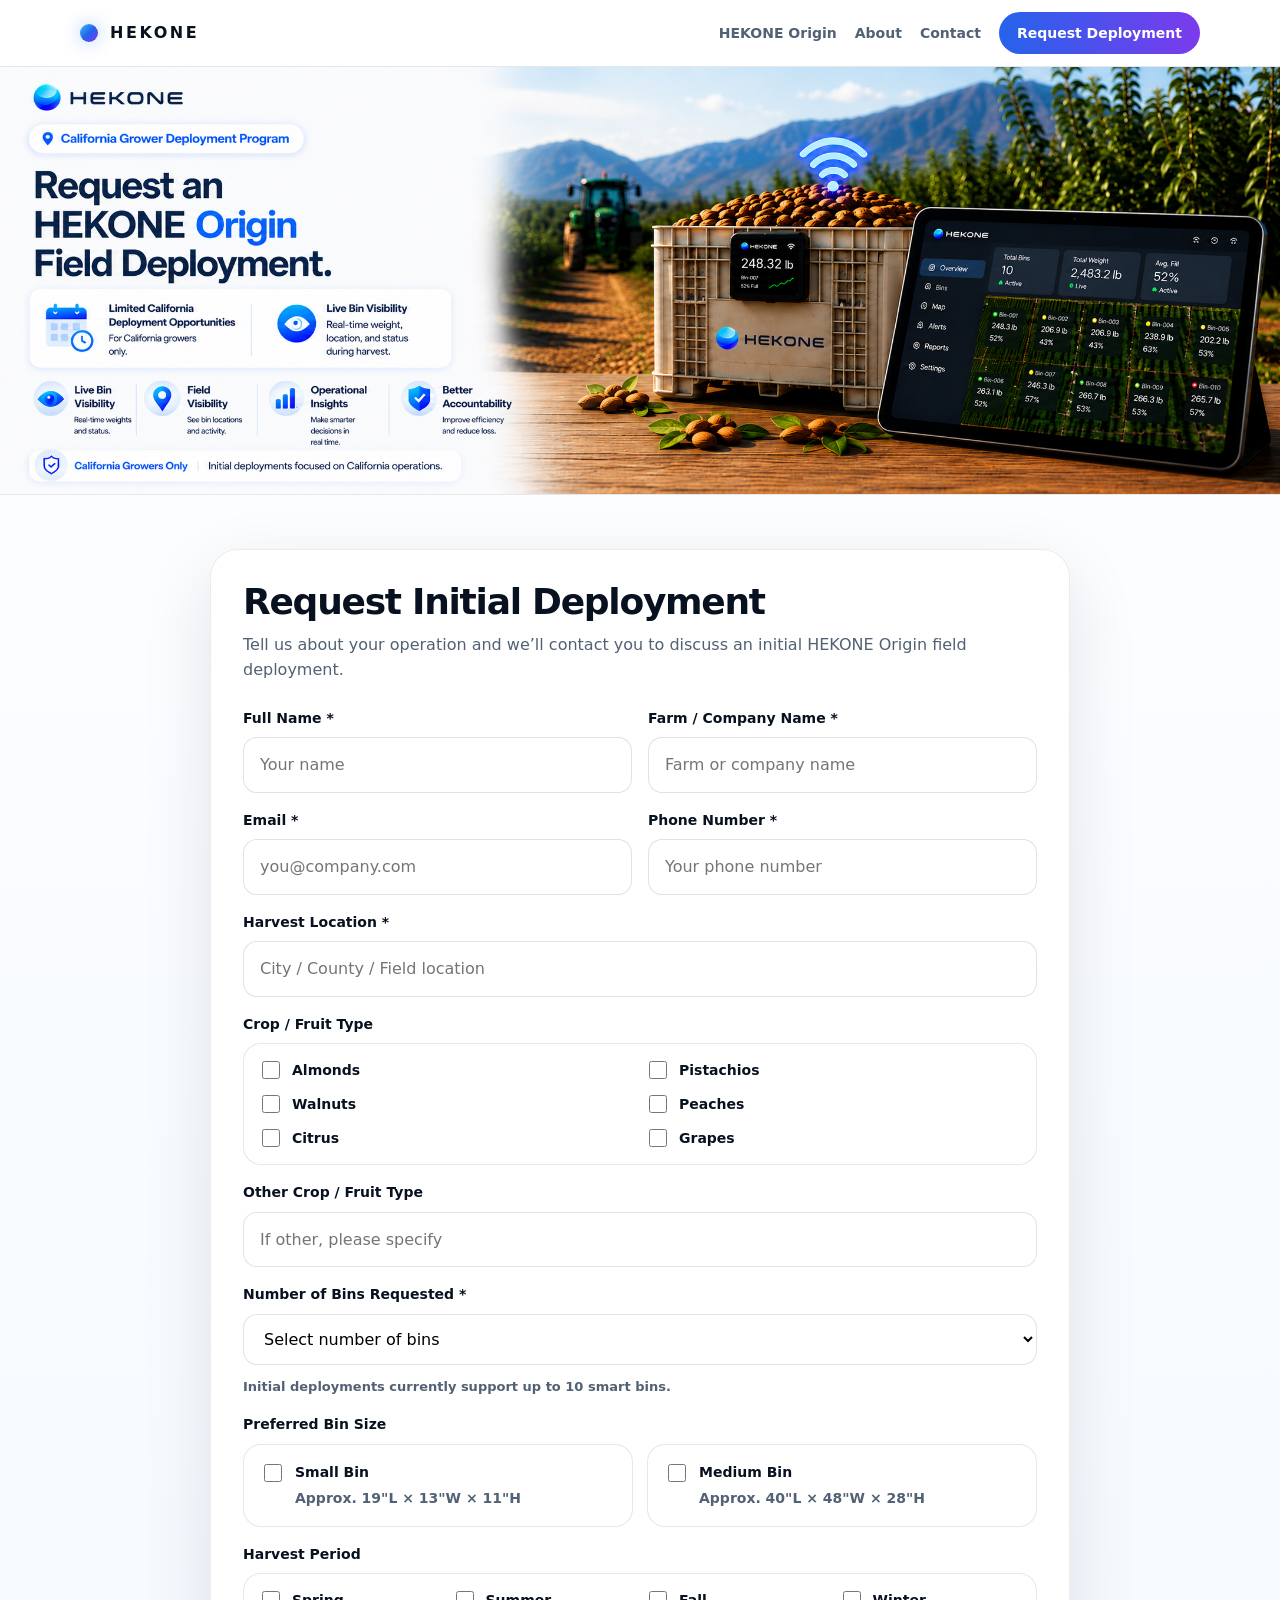
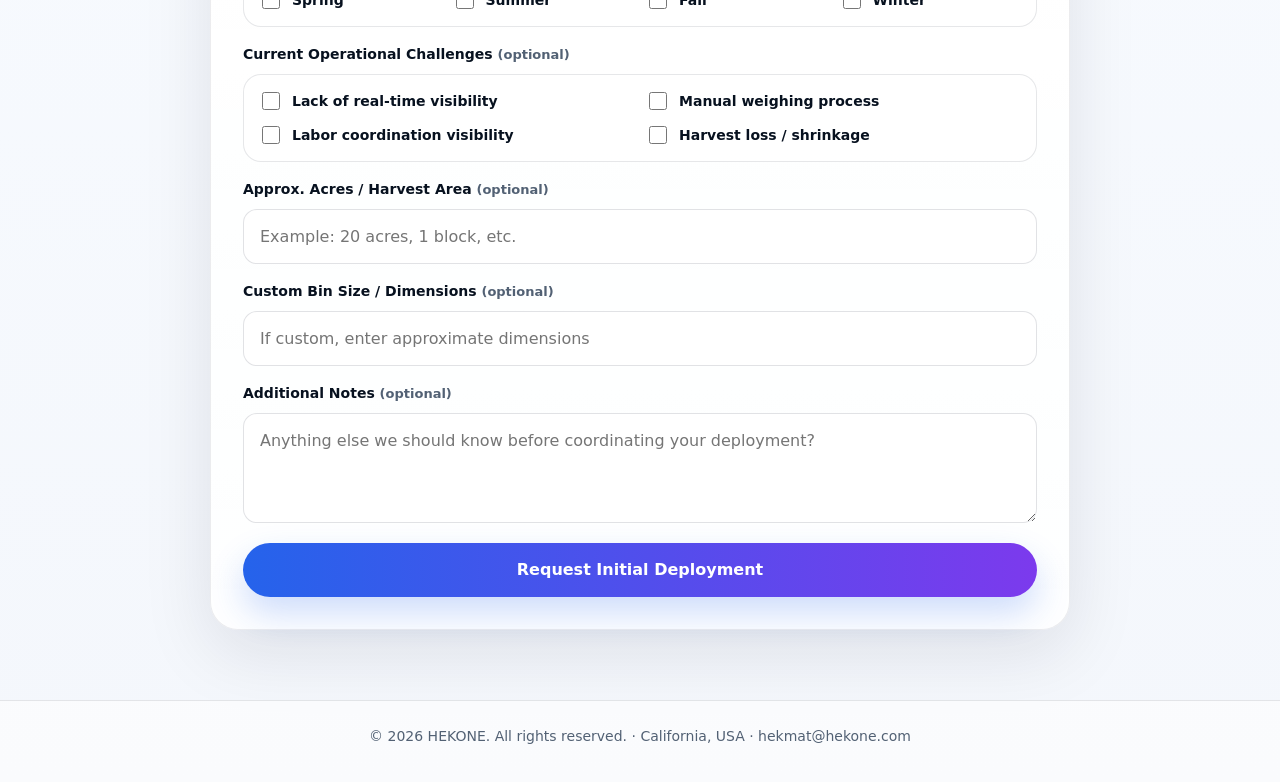
<file: origin-demo.html>
<!DOCTYPE html>
<html lang="en">
<head>
  <meta charset="UTF-8" />
  <meta name="viewport" content="width=device-width, initial-scale=1.0" />

  <title>HEKONE Origin Field Deployment</title>

  <meta
    name="description"
    content="Request a HEKONE Origin field deployment for California growers. Initial deployment opportunities are now available."
  />

  <link rel="icon" type="image/png" href="favicon1.png?v=2" />

  <style>
    :root {
      --text: #07111f;
      --muted: #526174;
      --line: rgba(15, 23, 42, 0.10);
      --accent: #2563eb;
      --accent2: #7c3aed;
      --shadow: 0 22px 70px rgba(15, 23, 42, 0.10);
      --radius: 28px;
      --container: 860px;
    }

    * {
      box-sizing: border-box;
    }

    html {
      scroll-behavior: smooth;
    }

    body {
      margin: 0;
      font-family: Inter, ui-sans-serif, system-ui, -apple-system,
        BlinkMacSystemFont, "Segoe UI", sans-serif;
      color: var(--text);
      background: linear-gradient(
        180deg,
        #ffffff 0%,
        #f8fbff 45%,
        #f4f7fc 100%
      );
      line-height: 1.6;
    }

    a {
      color: inherit;
      text-decoration: none;
    }

    .container {
      width: min(calc(100% - 40px), var(--container));
      margin: auto;
    }

    header {
      position: sticky;
      top: 0;
      z-index: 100;
      background: rgba(255, 255, 255, 0.88);
      backdrop-filter: blur(16px);
      border-bottom: 1px solid var(--line);
    }

    .nav {
      width: calc(100% - 40px);
      max-width: 1120px;
      margin: auto;
      padding: 12px 0;
      display: flex;
      align-items: center;
      justify-content: space-between;
    }

    .brand {
      display: flex;
      align-items: center;
      gap: 12px;
      font-weight: 900;
      letter-spacing: 0.16em;
    }

    .brand-dot {
      width: 18px;
      height: 18px;
      border-radius: 50%;
      background: linear-gradient(
        135deg,
        #38bdf8,
        #2563eb,
        #7c3aed
      );
      box-shadow: 0 0 18px rgba(37, 99, 235, 0.35);
    }

    .nav-links {
      display: flex;
      align-items: center;
      gap: 18px;
      color: var(--muted);
      font-size: 14px;
      font-weight: 700;
    }

    .nav-links a:not(.nav-cta):hover {
      color: var(--text);
    }

    .nav-cta {
      padding: 10px 18px;
      border-radius: 999px;
      color: #ffffff;
      background: linear-gradient(
        90deg,
        var(--accent),
        var(--accent2)
      );
      font-weight: 800;
    }

    .hero-image {
      width: 100%;
      background: #ffffff;
      border-bottom: 1px solid var(--line);
    }

    .hero-image img {
      display: block;
      width: 100%;
      height: auto;
    }

    .section {
      padding: 54px 0 70px;
    }

    .card {
      padding: 32px;
      border: 1px solid rgba(15, 23, 42, 0.08);
      border-radius: var(--radius);
      background: linear-gradient(
        180deg,
        rgba(255, 255, 255, 0.96),
        rgba(255, 255, 255, 0.88)
      );
      box-shadow: var(--shadow);
    }

    .card h2 {
      margin: 0 0 10px;
      font-size: clamp(28px, 3vw, 36px);
      letter-spacing: -0.035em;
      line-height: 1.1;
    }

    .section-text {
      margin: 0 0 24px;
      color: var(--muted);
    }

    form {
      display: grid;
      gap: 16px;
    }

    .grid-2 {
      display: grid;
      grid-template-columns: 1fr 1fr;
      gap: 16px;
    }

    .field {
      display: grid;
      gap: 8px;
    }

    label {
      color: var(--text);
      font-size: 14px;
      font-weight: 800;
    }

    input,
    select,
    textarea {
      width: 100%;
      padding: 14px 16px;
      border: 1px solid rgba(15, 23, 42, 0.12);
      border-radius: 14px;
      outline: none;
      background: rgba(255, 255, 255, 0.86);
      font: inherit;
    }

    input:focus,
    select:focus,
    textarea:focus {
      border-color: rgba(37, 99, 235, 0.45);
      background: #ffffff;
      box-shadow: 0 0 0 4px rgba(37, 99, 235, 0.08);
    }

    textarea {
      min-height: 110px;
      resize: vertical;
    }

    .checkbox-grid {
      display: grid;
      grid-template-columns: repeat(2, 1fr);
      gap: 10px;
      padding: 14px;
      border: 1px solid rgba(15, 23, 42, 0.10);
      border-radius: 18px;
      background: rgba(255, 255, 255, 0.58);
    }

    .compact-grid {
      grid-template-columns: repeat(4, 1fr);
    }

    .check {
      display: flex;
      align-items: center;
      gap: 9px;
      font-size: 14px;
      font-weight: 650;
    }

    .check input {
      width: 18px;
      height: 18px;
      accent-color: var(--accent);
    }

    .bin-options {
      display: grid;
      grid-template-columns: 1fr 1fr;
      gap: 14px;
    }

    .bin-card {
      display: flex;
      align-items: flex-start;
      gap: 10px;
      padding: 16px;
      border: 1px solid rgba(15, 23, 42, 0.10);
      border-radius: 18px;
      background: rgba(255, 255, 255, 0.66);
      cursor: pointer;
    }

    .bin-card input {
      width: 18px;
      height: 18px;
      margin-top: 3px;
      accent-color: var(--accent);
    }

    .bin-card strong {
      display: block;
      margin-bottom: 4px;
    }

    .bin-card span {
      display: block;
      color: var(--muted);
      font-size: 14px;
    }

    .note {
      margin-top: 4px;
      color: var(--muted);
      font-size: 13px;
      font-weight: 600;
    }

    .btn {
      min-height: 54px;
      margin-top: 4px;
      padding: 0 24px;
      border: 0;
      border-radius: 999px;
      color: #ffffff;
      background: linear-gradient(
        90deg,
        var(--accent),
        var(--accent2)
      );
      box-shadow: 0 16px 34px rgba(37, 99, 235, 0.22);
      cursor: pointer;
      font: inherit;
      font-weight: 900;
    }

    .btn:hover {
      transform: translateY(-1px);
      box-shadow: 0 18px 38px rgba(37, 99, 235, 0.28);
    }

    footer {
      padding: 24px 0 34px;
      border-top: 1px solid var(--line);
      color: var(--muted);
      background: rgba(255, 255, 255, 0.60);
      font-size: 14px;
      text-align: center;
    }

    @media (max-width: 760px) {
      .nav-links {
        display: none;
      }

      .container {
        width: min(calc(100% - 24px), var(--container));
      }

      .nav {
        width: calc(100% - 24px);
      }

      .grid-2,
      .bin-options,
      .checkbox-grid,
      .compact-grid {
        grid-template-columns: 1fr;
      }

      .card {
        padding: 24px 20px;
      }

      .section {
        padding-top: 34px;
      }
    }
  </style>
</head>

<body>
  <header>
    <div class="nav">
      <a href="/" class="brand" aria-label="HEKONE Home">
        <span class="brand-dot"></span>
        <span>HEKONE</span>
      </a>

      <nav class="nav-links" aria-label="Main navigation">
        <a href="/origin.html">HEKONE Origin</a>
        <a href="/about.html">About</a>
        <a href="/contact.html">Contact</a>

        <a
          href="/origin-deployment.html"
          class="nav-cta"
        >
          Request Deployment
        </a>
      </nav>
    </div>
  </header>

  <section class="hero-image">
    <img
      src="origin-demo3.png"
      alt="HEKONE Origin field deployment for California growers"
    />
  </section>

  <main>
    <section class="section">
      <div class="container">
        <div class="card">
          <h2>Request Initial Deployment</h2>

          <p class="section-text">
            Tell us about your operation and we’ll contact you to discuss
            an initial HEKONE Origin field deployment.
          </p>

          <form
            action="https://formspree.io/f/mgonjqbj"
            method="POST"
          >
            <input
              type="hidden"
              name="form_type"
              value="HEKONE Origin Field Deployment Request"
            />

            <div class="grid-2">
              <div class="field">
                <label for="name">Full Name *</label>

                <input
                  id="name"
                  name="name"
                  type="text"
                  placeholder="Your name"
                  autocomplete="name"
                  required
                />
              </div>

              <div class="field">
                <label for="company">Farm / Company Name *</label>

                <input
                  id="company"
                  name="company"
                  type="text"
                  placeholder="Farm or company name"
                  autocomplete="organization"
                  required
                />
              </div>
            </div>

            <div class="grid-2">
              <div class="field">
                <label for="email">Email *</label>

                <input
                  id="email"
                  name="email"
                  type="email"
                  placeholder="you@company.com"
                  autocomplete="email"
                  required
                />
              </div>

              <div class="field">
                <label for="phone">Phone Number *</label>

                <input
                  id="phone"
                  name="phone"
                  type="tel"
                  placeholder="Your phone number"
                  autocomplete="tel"
                  required
                />
              </div>
            </div>

            <div class="field">
              <label for="location">Harvest Location *</label>

              <input
                id="location"
                name="harvest_location"
                type="text"
                placeholder="City / County / Field location"
                required
              />
            </div>

            <div class="field">
              <label>Crop / Fruit Type</label>

              <div class="checkbox-grid">
                <label class="check">
                  <input
                    type="checkbox"
                    name="crop_type[]"
                    value="Almonds"
                  />
                  Almonds
                </label>

                <label class="check">
                  <input
                    type="checkbox"
                    name="crop_type[]"
                    value="Pistachios"
                  />
                  Pistachios
                </label>

                <label class="check">
                  <input
                    type="checkbox"
                    name="crop_type[]"
                    value="Walnuts"
                  />
                  Walnuts
                </label>

                <label class="check">
                  <input
                    type="checkbox"
                    name="crop_type[]"
                    value="Peaches"
                  />
                  Peaches
                </label>

                <label class="check">
                  <input
                    type="checkbox"
                    name="crop_type[]"
                    value="Citrus"
                  />
                  Citrus
                </label>

                <label class="check">
                  <input
                    type="checkbox"
                    name="crop_type[]"
                    value="Grapes"
                  />
                  Grapes
                </label>
              </div>
            </div>

            <div class="field">
              <label for="other_crop">
                Other Crop / Fruit Type
              </label>

              <input
                id="other_crop"
                name="other_crop"
                type="text"
                placeholder="If other, please specify"
              />
            </div>

            <div class="field">
              <label for="deployment_bins">
                Number of Bins Requested *
              </label>

              <select
                id="deployment_bins"
                name="number_of_bins_requested"
                required
              >
                <option value="">Select number of bins</option>
                <option value="1">1 bin</option>
                <option value="2">2 bins</option>
                <option value="3">3 bins</option>
                <option value="4">4 bins</option>
                <option value="5">5 bins</option>
                <option value="6">6 bins</option>
                <option value="7">7 bins</option>
                <option value="8">8 bins</option>
                <option value="9">9 bins</option>
                <option value="10">10 bins</option>
              </select>

              <div class="note">
                Initial deployments currently support up to 10 smart bins.
              </div>
            </div>

            <div class="field">
              <label>Preferred Bin Size</label>

              <div class="bin-options">
                <label class="bin-card">
                  <input
                    type="checkbox"
                    name="preferred_bin_size[]"
                    value="Small Bin - 19L x 13W x 11H"
                  />

                  <div>
                    <strong>Small Bin</strong>
                    <span>Approx. 19"L × 13"W × 11"H</span>
                  </div>
                </label>

                <label class="bin-card">
                  <input
                    type="checkbox"
                    name="preferred_bin_size[]"
                    value="Medium Bin - 40L x 48W x 28H"
                  />

                  <div>
                    <strong>Medium Bin</strong>
                    <span>Approx. 40"L × 48"W × 28"H</span>
                  </div>
                </label>
              </div>
            </div>

            <div class="field">
              <label>Harvest Period</label>

              <div class="checkbox-grid compact-grid">
                <label class="check">
                  <input
                    type="checkbox"
                    name="harvest_period[]"
                    value="Spring"
                  />
                  Spring
                </label>

                <label class="check">
                  <input
                    type="checkbox"
                    name="harvest_period[]"
                    value="Summer"
                  />
                  Summer
                </label>

                <label class="check">
                  <input
                    type="checkbox"
                    name="harvest_period[]"
                    value="Fall"
                  />
                  Fall
                </label>

                <label class="check">
                  <input
                    type="checkbox"
                    name="harvest_period[]"
                    value="Winter"
                  />
                  Winter
                </label>
              </div>
            </div>

            <div class="field">
              <label>
                Current Operational Challenges
                <span class="note">(optional)</span>
              </label>

              <div class="checkbox-grid">
                <label class="check">
                  <input
                    type="checkbox"
                    name="operational_challenges[]"
                    value="Lack of real-time visibility"
                  />
                  Lack of real-time visibility
                </label>

                <label class="check">
                  <input
                    type="checkbox"
                    name="operational_challenges[]"
                    value="Manual weighing process"
                  />
                  Manual weighing process
                </label>

                <label class="check">
                  <input
                    type="checkbox"
                    name="operational_challenges[]"
                    value="Labor coordination visibility"
                  />
                  Labor coordination visibility
                </label>

                <label class="check">
                  <input
                    type="checkbox"
                    name="operational_challenges[]"
                    value="Harvest loss / shrinkage"
                  />
                  Harvest loss / shrinkage
                </label>
              </div>
            </div>

            <div class="field">
              <label for="acreage">
                Approx. Acres / Harvest Area
                <span class="note">(optional)</span>
              </label>

              <input
                id="acreage"
                name="approx_acres_or_harvest_area"
                type="text"
                placeholder="Example: 20 acres, 1 block, etc."
              />
            </div>

            <div class="field">
              <label for="custom_bin">
                Custom Bin Size / Dimensions
                <span class="note">(optional)</span>
              </label>

              <input
                id="custom_bin"
                name="custom_bin_size"
                type="text"
                placeholder="If custom, enter approximate dimensions"
              />
            </div>

            <div class="field">
              <label for="notes">
                Additional Notes
                <span class="note">(optional)</span>
              </label>

              <textarea
                id="notes"
                name="additional_notes"
                placeholder="Anything else we should know before coordinating your deployment?"
              ></textarea>
            </div>

            <button class="btn" type="submit">
              Request Initial Deployment
            </button>
          </form>
        </div>
      </div>
    </section>
  </main>

  <footer>
    © 2026 HEKONE. All rights reserved. · California, USA ·
    <a href="mailto:hekmat@hekone.com">
      hekmat@hekone.com
    </a>
  </footer>
</body>
</html>
</file>
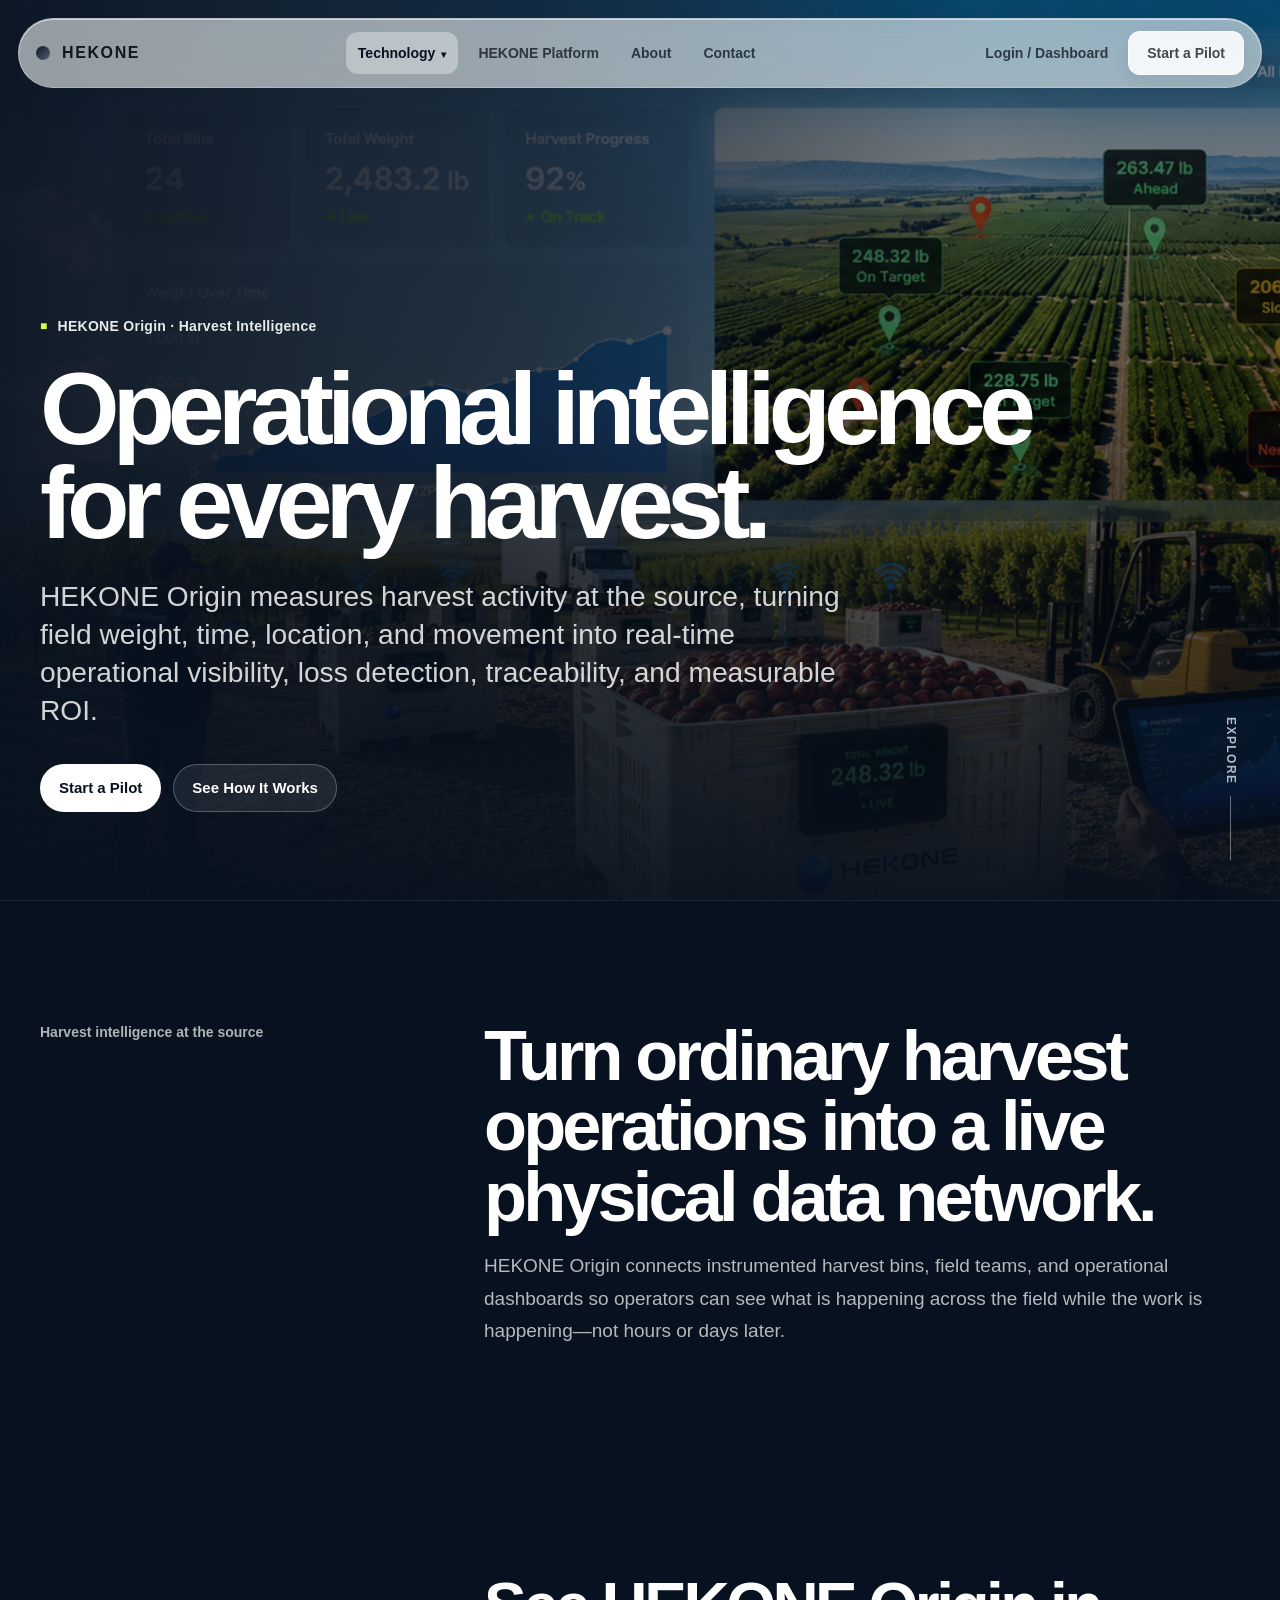
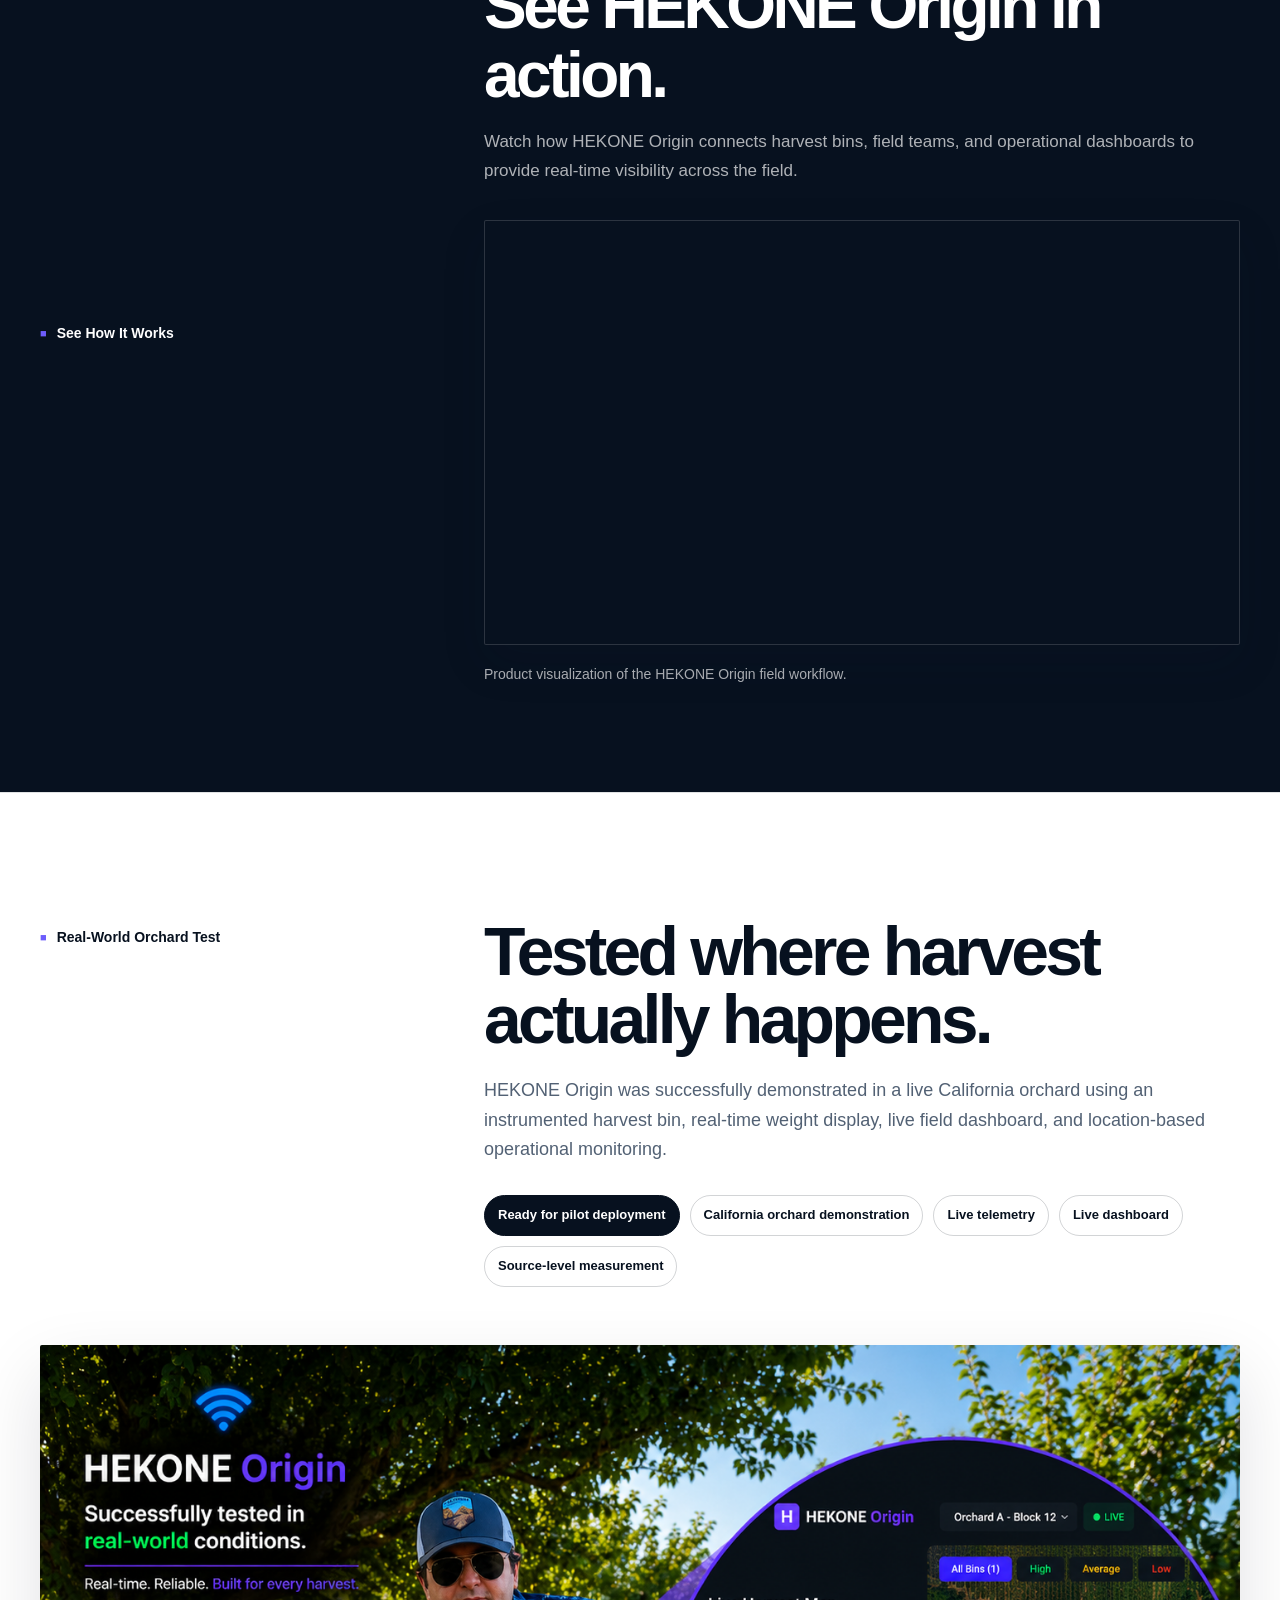
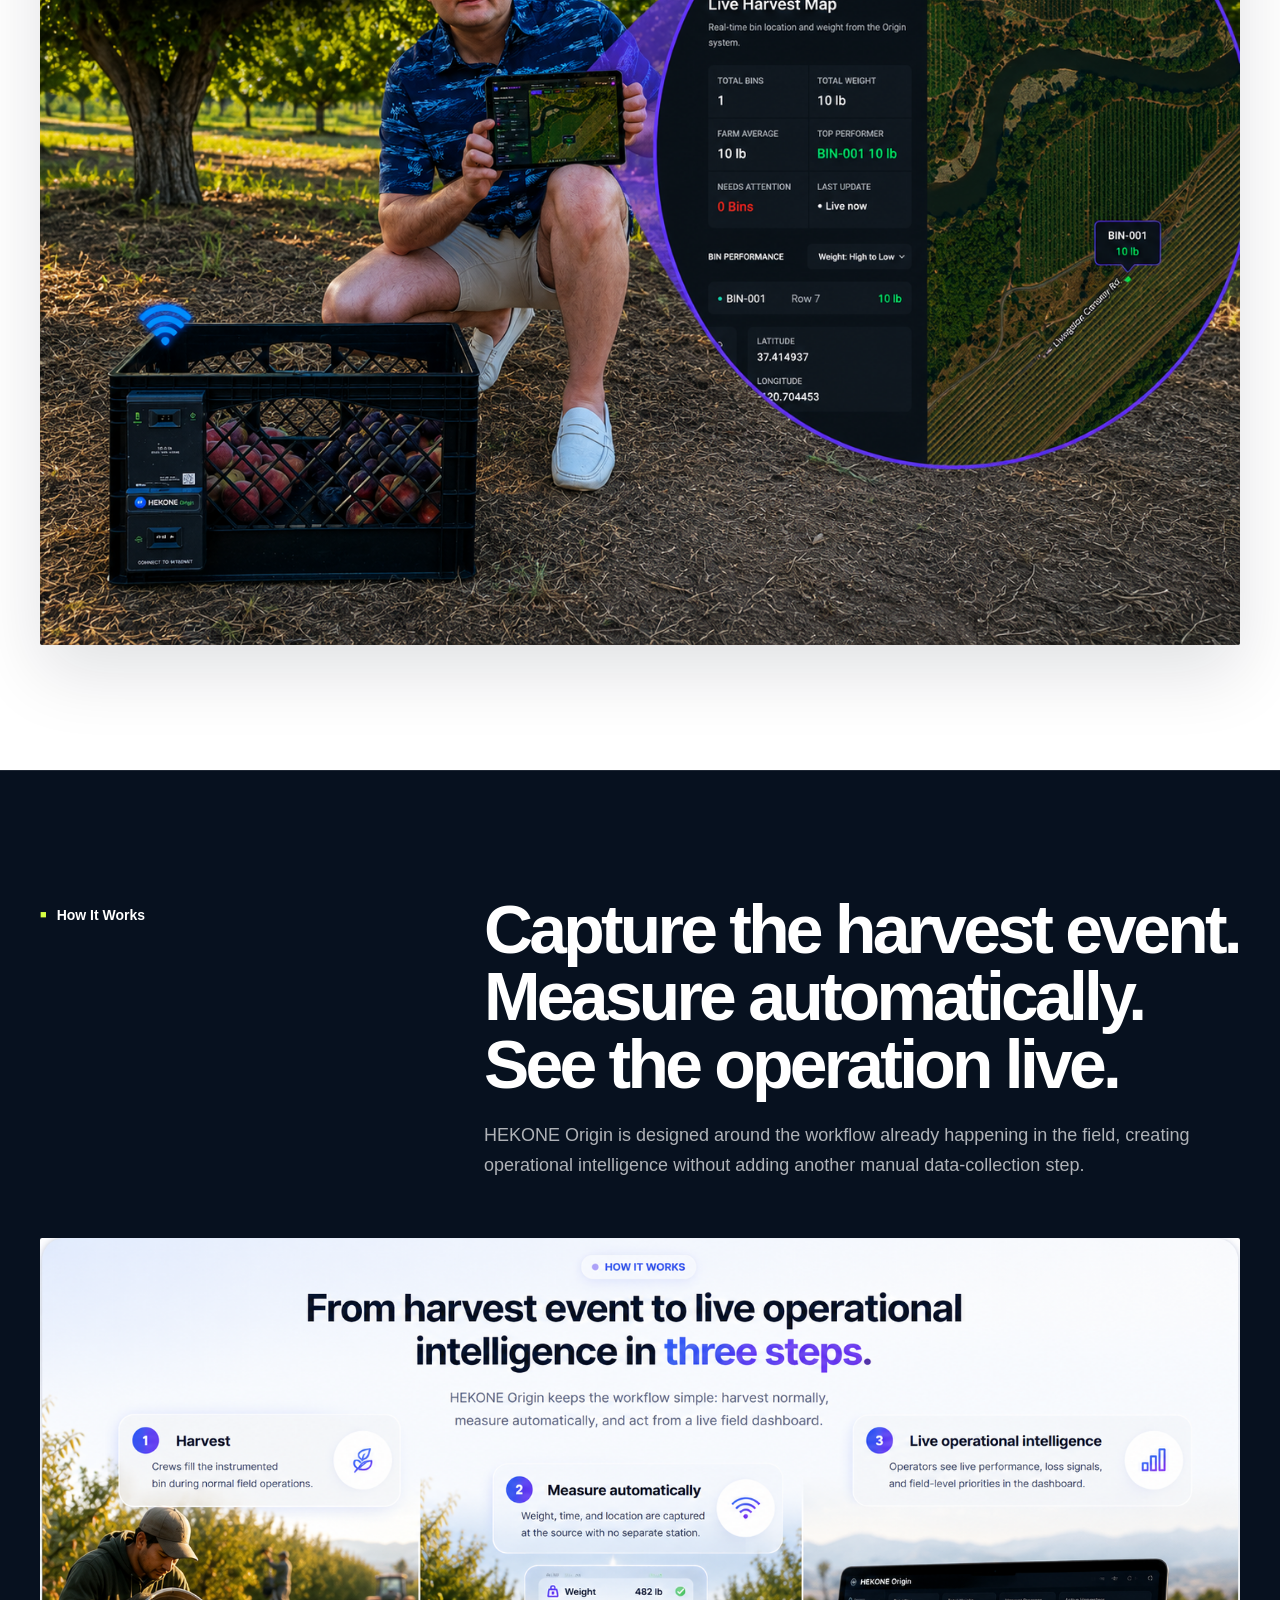
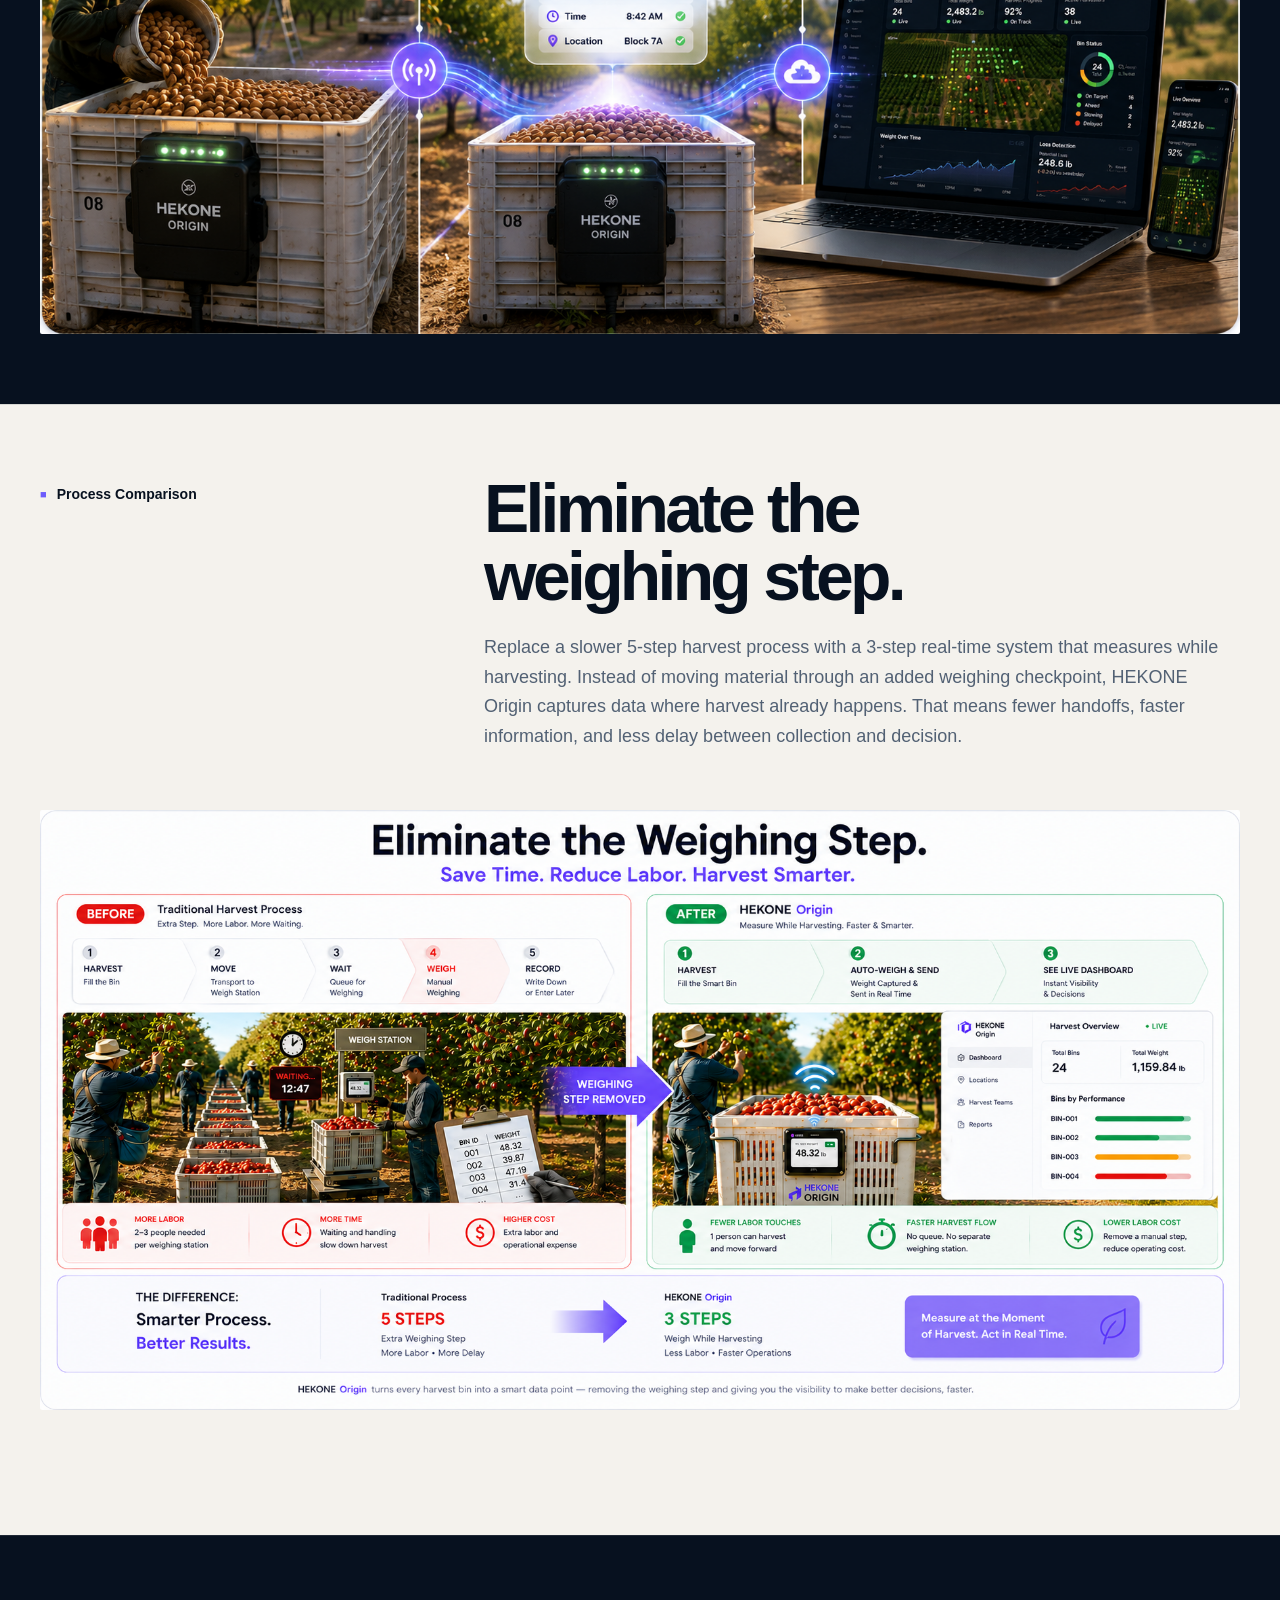
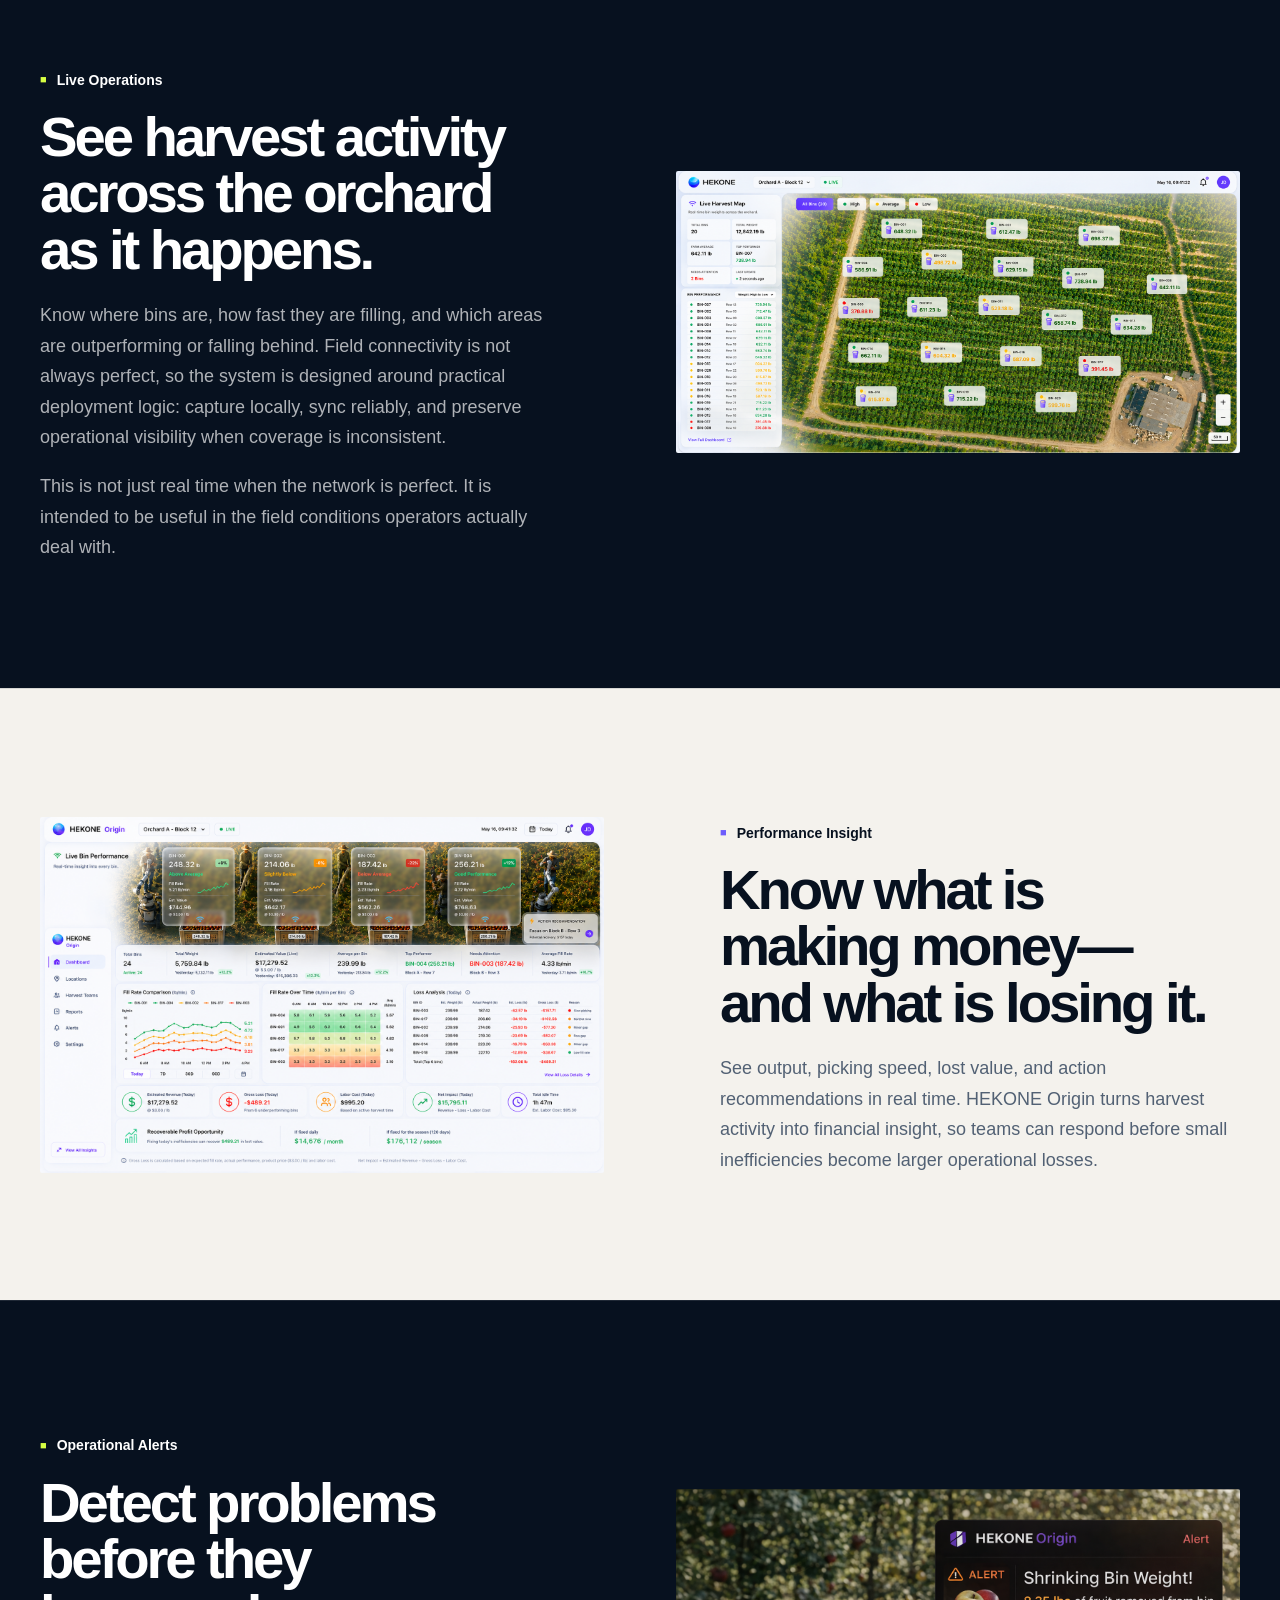
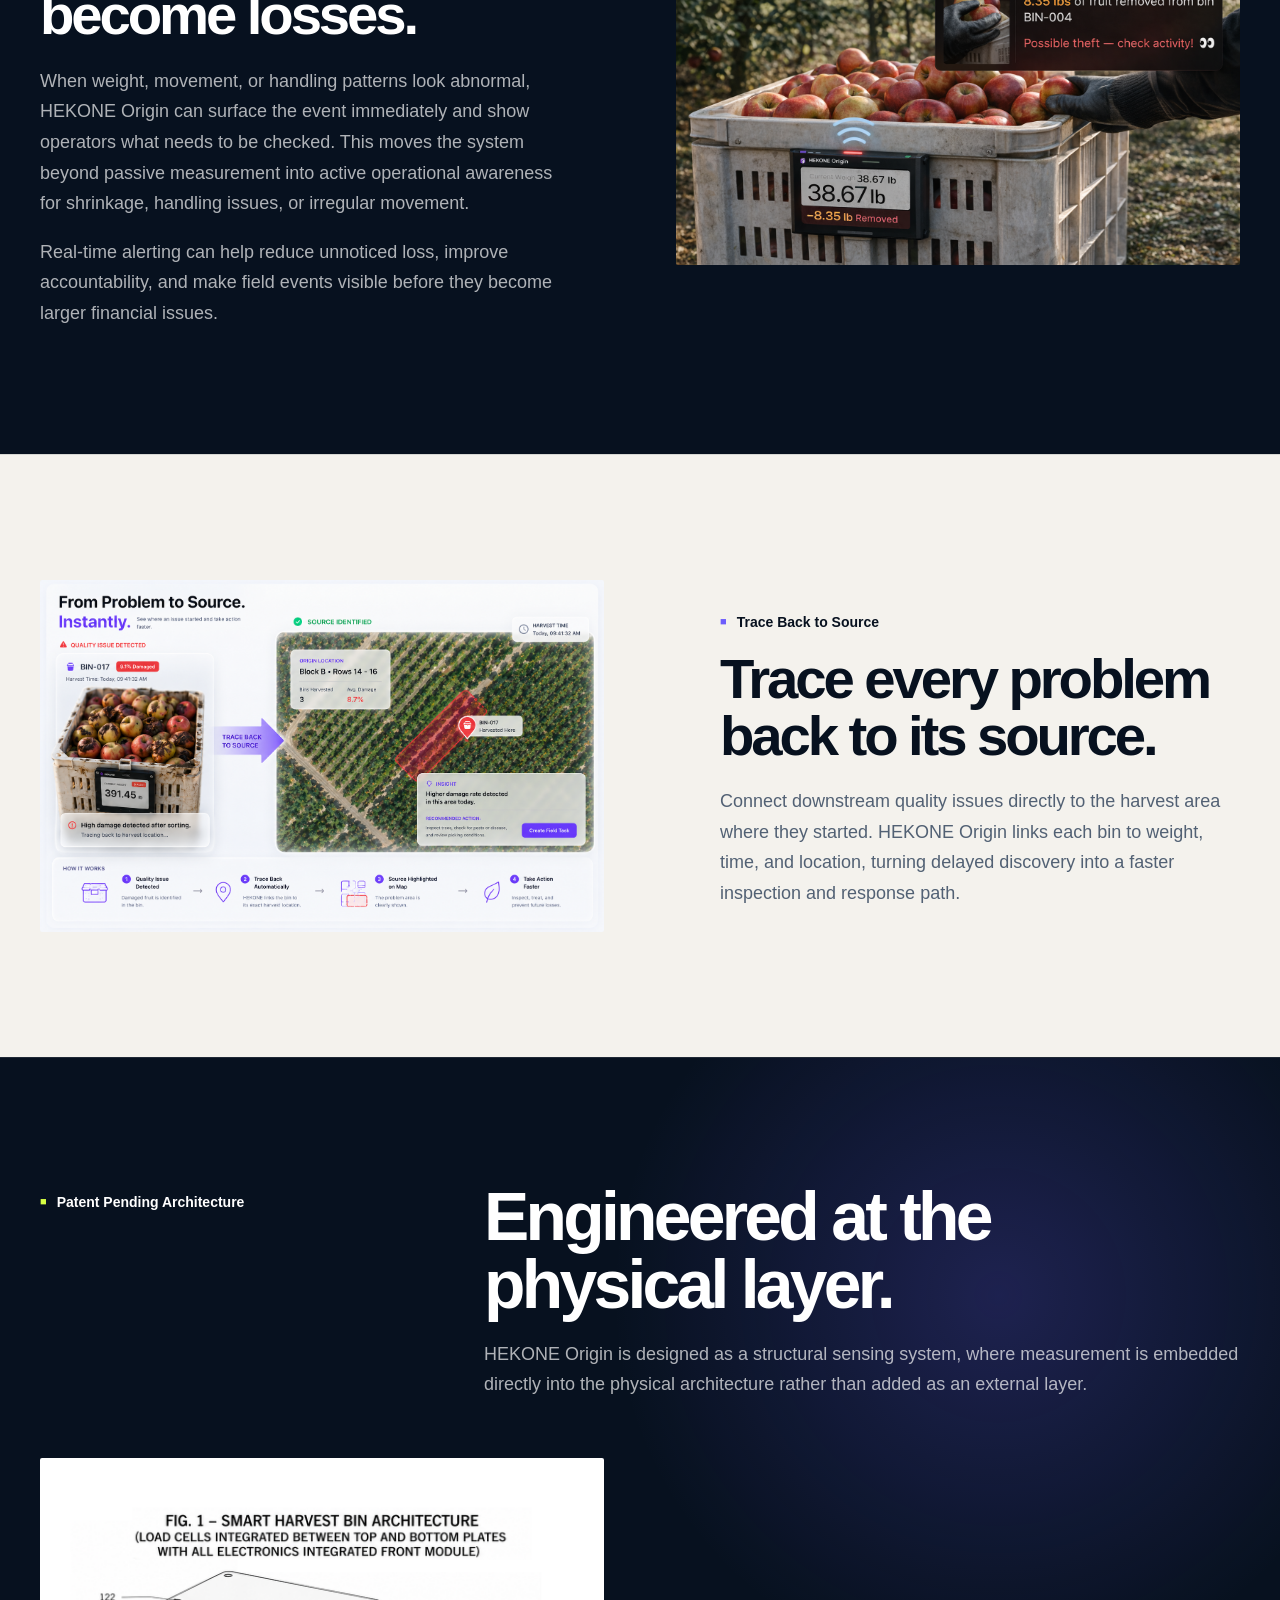
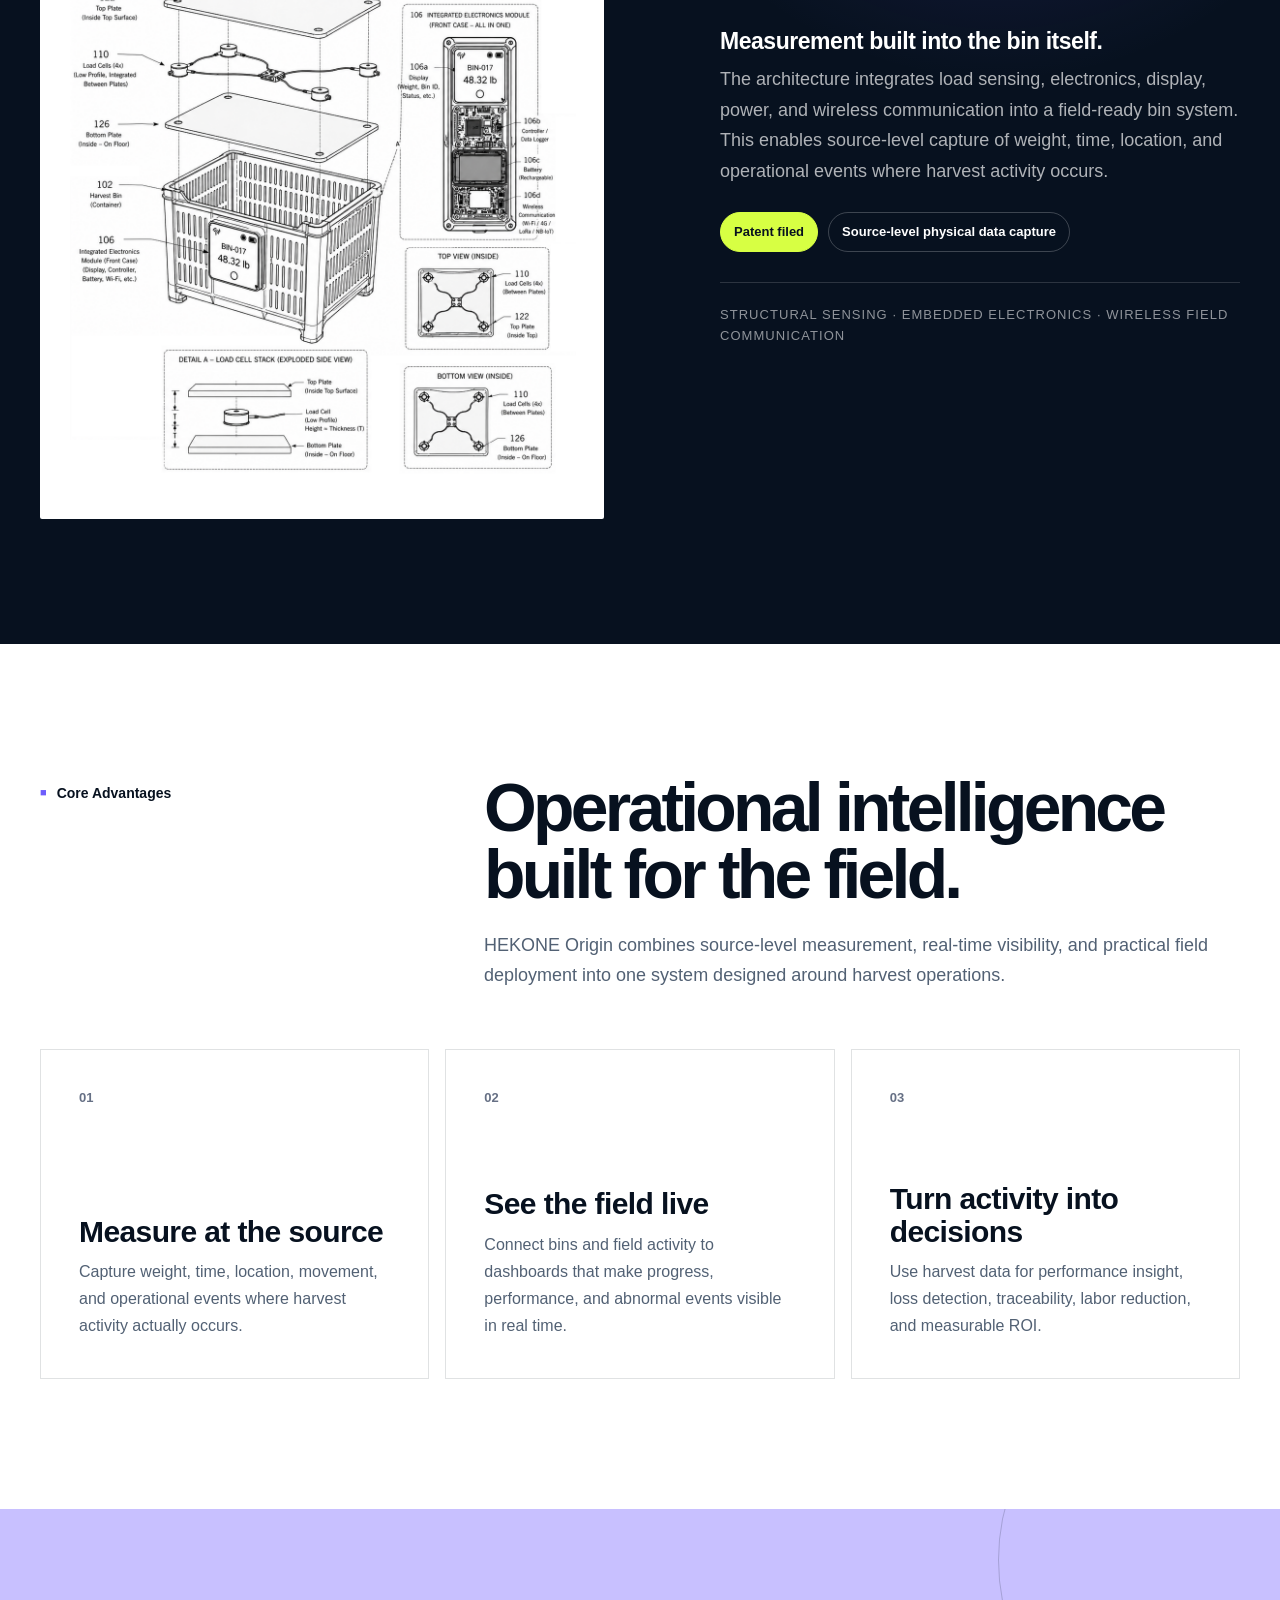
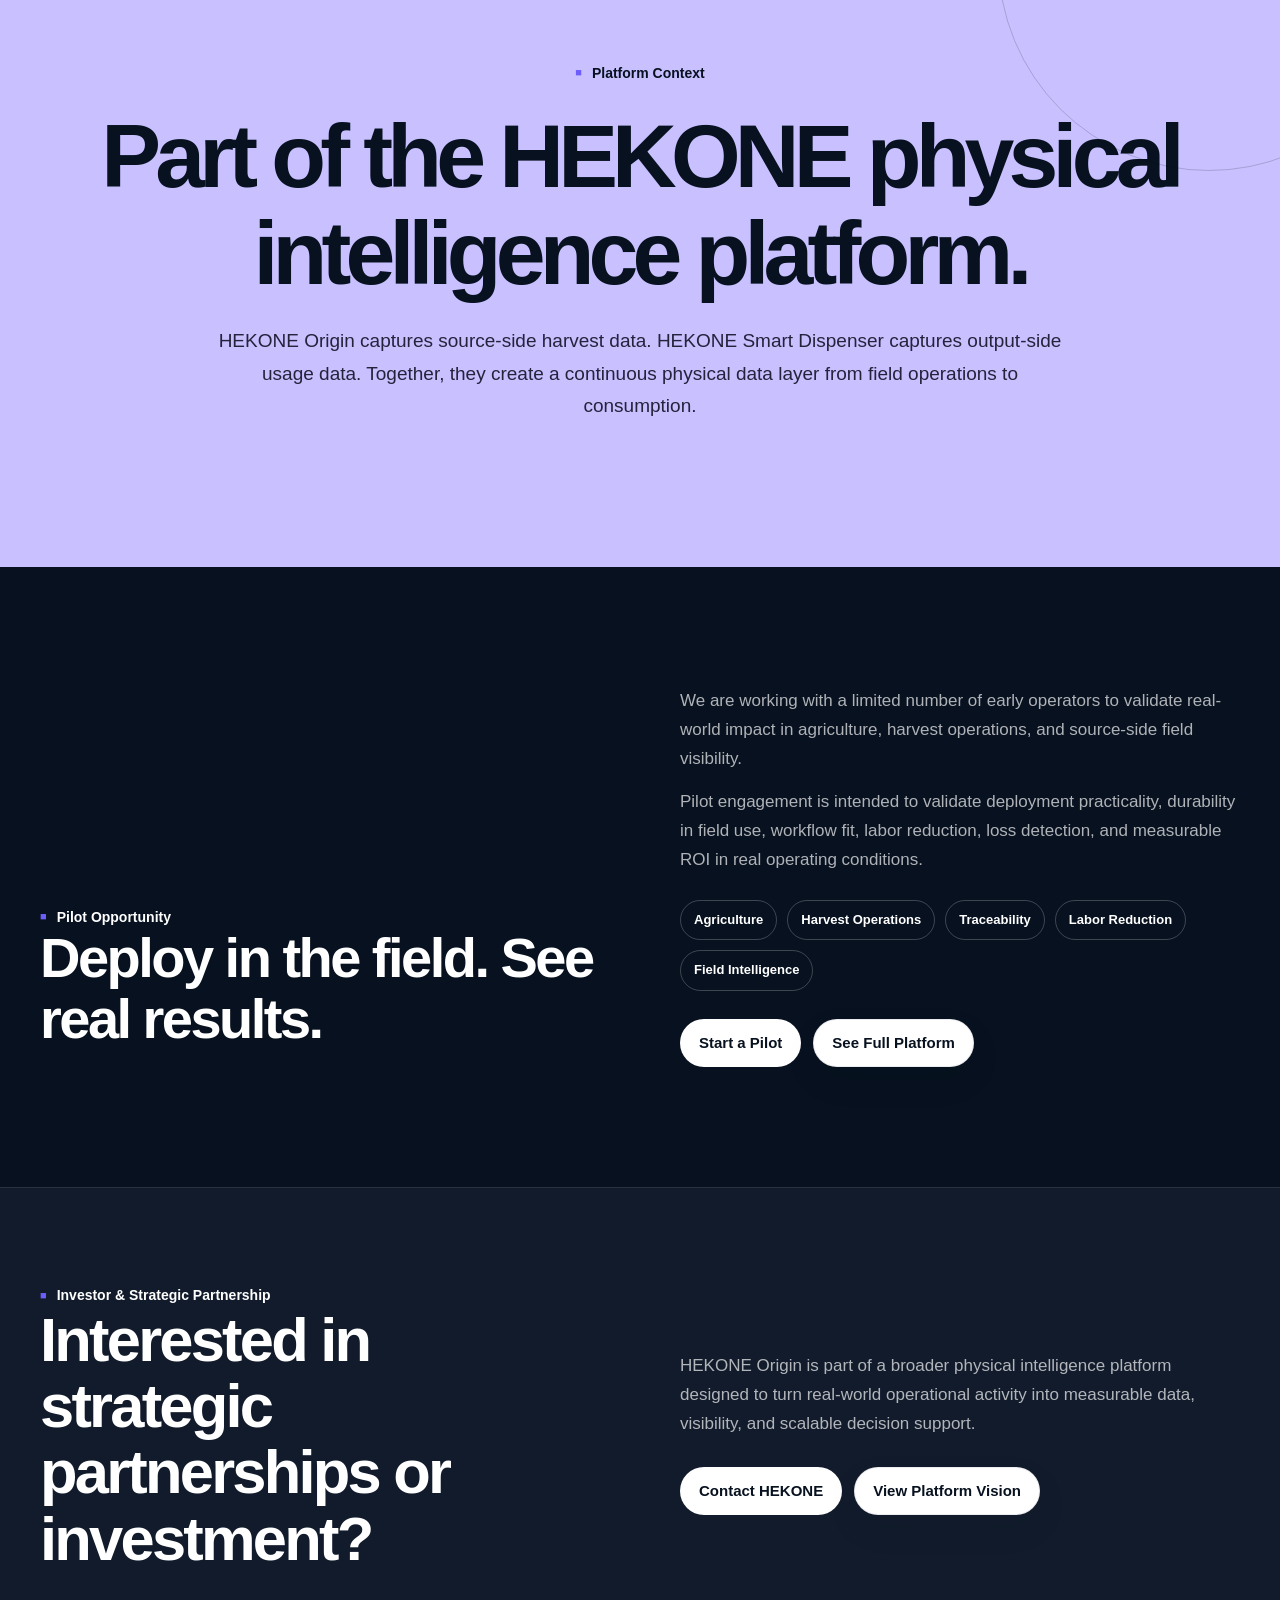
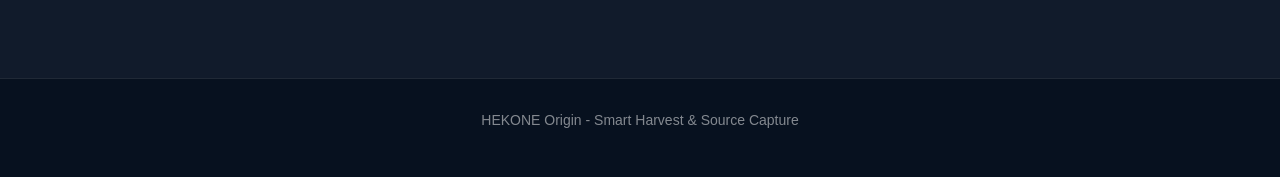
<file: origin.html>
<!DOCTYPE html>
<html lang="en">
<head>

<script type="text/javascript">
  (function(c,l,a,r,i,t,y){
    c[a]=c[a]||function(){(c[a].q=c[a].q||[]).push(arguments)};
    t=l.createElement(r);t.async=1;t.src="https://www.clarity.ms/tag/"+i;
    y=l.getElementsByTagName(r)[0];y.parentNode.insertBefore(t,y);
  })(window, document, "clarity", "script", "ybxg5ku4x8");
</script>

  <meta charset="UTF-8" />
  <meta name="viewport" content="width=device-width, initial-scale=1.0" />
  <title>HEKONE Origin</title>
  <meta
    name="description"
    content="HEKONE Origin measures harvest activity at the source, turning field weight, time, and location into real-time operational visibility, loss detection, and measurable ROI."
  />
  <link rel="icon" type="image/png" sizes="32x32" href="favicon1.png?v=2" />
  <link rel="icon" type="image/png" sizes="16x16" href="favicon1.png?v=2" />
  <link rel="apple-touch-icon" href="favicon1.png?v=2" />
  <meta name="theme-color" content="#f8fbff" />

  <style>
    :root {
      --text: #07111f;
      --muted: #526174;
      --soft: #738195;
      --line: rgba(15, 23, 42, 0.10);
      --line-soft: rgba(15, 23, 42, 0.06);
      --line-strong: rgba(99, 102, 241, 0.18);
      --accent: #2563eb;
      --accent-2: #7c3aed;
      --success: #16a34a;
      --warning: #d97706;
      --danger: #e11d48;
      --card: rgba(255,255,255,0.84);
      --card-strong: rgba(255,255,255,0.94);
      --shadow: 0 22px 70px rgba(15, 23, 42, 0.10);
      --shadow-soft: 0 14px 34px rgba(15, 23, 42, 0.07);
      --max: 1240px;
    }

    * { box-sizing: border-box; }
    html { scroll-behavior: smooth; }

    body {
      margin: 0;
      font-family: Inter, Arial, Helvetica, sans-serif;
      color: var(--text);
      background:
        radial-gradient(circle at 10% 0%, rgba(125, 211, 252, 0.15), transparent 28%),
        radial-gradient(circle at 90% 8%, rgba(167, 139, 250, 0.14), transparent 26%),
        linear-gradient(180deg, #ffffff 0%, #f8fbff 44%, #f4f7fc 100%);
      line-height: 1.6;
      overflow-x: hidden;
    }

    body.menu-open { overflow: hidden; }
    a { color: inherit; text-decoration: none; }
    img { max-width: 100%; display: block; }

    .wrap,
    .container {
      width: min(var(--max), calc(100% - 40px));
      margin: 0 auto;
    }

    header {
      position: sticky;
      top: 0;
      z-index: 1000;
      backdrop-filter: blur(16px);
      background: rgba(255, 255, 255, 0.84);
      border-bottom: 1px solid var(--line);
    }

    .nav {
      display: flex;
      align-items: center;
      justify-content: space-between;
      gap: 18px;
      padding: 11px 0;
      position: relative;
    }

    .brand {
      display: inline-flex;
      align-items: center;
      gap: 12px;
      font-weight: 900;
      letter-spacing: 0.16em;
      color: var(--text);
      flex-shrink: 0;
      position: relative;
      z-index: 1002;
    }

    .brand-mark {
      width: 14px;
      height: 14px;
      border-radius: 50%;
      background: linear-gradient(135deg, #7dd3fc, #7c3aed);
      box-shadow: 0 0 18px rgba(37, 99, 235, 0.35);
    }

    .nav-links {
      display: flex;
      gap: 8px;
      align-items: center;
      color: var(--muted);
      font-size: 14px;
      font-weight: 650;
    }

    .nav-links a,
    .nav-dropdown-btn {
      position: relative;
      padding: 10px 12px;
      border-radius: 12px;
      transition: color .22s ease, background .22s ease, transform .22s ease;
      white-space: nowrap;
    }

    .nav-links a:not(.nav-pilot):hover,
    .nav-links a.active:not(.nav-pilot),
    .nav-dropdown:hover .nav-dropdown-btn,
    .nav-dropdown.open .nav-dropdown-btn,
    .nav-dropdown.active .nav-dropdown-btn {
      color: var(--text);
      background: rgba(15, 23, 42, 0.05);
    }

    .nav-dropdown {
      position: relative;
      display: inline-flex;
      align-items: center;
    }

    .nav-dropdown::after {
      content: "";
      position: absolute;
      top: 100%;
      left: 0;
      width: 100%;
      height: 14px;
      z-index: 1002;
    }

    .nav-dropdown-btn {
      border: 0;
      background: transparent;
      color: var(--muted);
      font: inherit;
      font-weight: 650;
      cursor: pointer;
    }

    .nav-dropdown-btn::after {
      content: "▾";
      margin-left: 6px;
      font-size: 10px;
    }

    .nav-dropdown-menu {
      position: absolute;
      top: 100%;
      left: 0;
      margin-top: 6px;
      min-width: 210px;
      display: none;
      padding: 8px;
      border-radius: 18px;
      background: rgba(255,255,255,0.98);
      border: 1px solid var(--line);
      box-shadow: 0 24px 70px rgba(15, 23, 42, 0.14);
      z-index: 1003;
    }

    .nav-dropdown:hover .nav-dropdown-menu,
    .nav-dropdown.open .nav-dropdown-menu {
      display: grid;
      gap: 6px;
    }

    .nav-dropdown-menu a {
      display: block;
      padding: 12px 14px;
      border-radius: 12px;
      color: var(--text);
      background: rgba(15, 23, 42, 0.025);
    }

    .nav-dropdown-menu a:hover,
    .nav-dropdown-menu a.active {
      background: rgba(37, 99, 235, 0.07);
    }

    .nav-pilot {
      display: inline-flex;
      align-items: center;
      justify-content: center;
      color: #ffffff !important;
      background: linear-gradient(90deg, #2563eb 0%, #7c3aed 100%);
      box-shadow: 0 16px 34px rgba(37, 99, 235, 0.20);
      border-radius: 999px;
      font-weight: 800;
      padding: 10px 18px !important;
    }

    .menu-toggle {
      display: none;
      width: 46px;
      height: 46px;
      border-radius: 14px;
      border: 1px solid var(--line);
      background: #ffffff;
      align-items: center;
      justify-content: center;
      flex-direction: column;
      gap: 5px;
      cursor: pointer;
      padding: 0;
      flex-shrink: 0;
      position: relative;
      z-index: 1002;
    }

    .menu-toggle span {
      display: block;
      width: 18px;
      height: 2px;
      border-radius: 999px;
      background: var(--text);
      transition: transform .22s ease, opacity .22s ease;
    }

    .menu-toggle.active span:nth-child(1) { transform: translateY(7px) rotate(45deg); }
    .menu-toggle.active span:nth-child(2) { opacity: 0; }
    .menu-toggle.active span:nth-child(3) { transform: translateY(-7px) rotate(-45deg); }

    .menu-backdrop { display: none; }

    .menu-backdrop.show {
      display: block;
      position: fixed;
      inset: 0;
      background: rgba(15, 23, 42, 0.25);
      backdrop-filter: blur(6px);
      z-index: 998;
    }


    .nav-wrap {
      width: calc(100% - 64px);
      margin: 0 auto;
    }

    .nav {
      display: grid;
      grid-template-columns: auto 1fr auto;
      align-items: center;
      gap: 24px;
      padding: 10px 0;
      position: relative;
    }

    .nav-links,
    .nav-actions {
      display: flex;
      align-items: center;
      gap: 8px;
      color: var(--muted);
      font-size: 14px;
      font-weight: 650;
    }

    .nav-links { justify-content: center; }
    .nav-actions { justify-content: flex-end; }

    .nav-actions a {
      position: relative;
      padding: 10px 12px;
      border-radius: 12px;
      white-space: nowrap;
      transition: color .22s ease, background .22s ease, transform .22s ease;
    }

    .nav-actions a:not(.nav-pilot):hover {
      color: var(--text);
      background: rgba(15, 23, 42, 0.05);
    }

    .mobile-only { display: none !important; }

    .section,
    .feature-section,
    .comparison-section {
      padding: 64px 0;
      border-top: 1px solid var(--line-soft);
    }

    .hero {
      padding: 70px 0 48px;
      position: relative;
      overflow: hidden;
      border-top: none;
    }

    .hero-grid {
      display: grid;
      grid-template-columns: 1.02fr 0.98fr;
      gap: 34px;
      align-items: center;
    }

    .hero-copy { padding: 12px 0; }
    .hero-copy p + p { margin-top: 16px; }

    .eyebrow,
    .section-kicker,
    .mini-tag,
    .ip-badge {
      display: inline-flex;
      align-items: center;
      gap: 8px;
      padding: 8px 14px;
      border-radius: 999px;
      background: rgba(255,255,255,0.78);
      border: 1px solid var(--line);
      color: var(--accent);
      font-size: 13px;
      font-weight: 800;
      letter-spacing: 0;
      box-shadow: 0 10px 28px rgba(15, 23, 42, 0.05);
    }

    h1, h2, h3 {
      margin: 0;
      line-height: 1.08;
      color: var(--text);
    }

    h1 {
      font-size: clamp(48px, 7vw, 84px);
      letter-spacing: -0.065em;
      margin-bottom: 16px;
    }

    h2 {
      font-size: clamp(32px, 4.4vw, 56px);
      letter-spacing: -0.045em;
      margin-bottom: 18px;
      max-width: 1100px;
    }

    h3 {
      font-size: 23px;
      margin-bottom: 10px;
      letter-spacing: -0.02em;
    }

    p {
      margin: 0;
      font-size: 17px;
      line-height: 1.7;
      color: var(--muted);
    }

    .lede {
      font-size: 20px;
      color: rgba(82, 97, 116, 0.94);
      max-width: 940px;
    }

    .hero-lede {
      font-size: clamp(25px, 3.1vw, 38px);
      line-height: 1.16;
      color: var(--text);
      font-weight: 900;
      letter-spacing: -0.045em;
      max-width: 760px;
      margin: 8px 0 18px;
    }

    .accent { color: var(--accent-2); }

    .small-text {
      font-size: 14px;
      color: var(--soft);
      line-height: 1.65;
    }

    .hero-actions {
      display: flex;
      flex-wrap: wrap;
      gap: 12px;
      margin-top: 28px;
    }

    .btn,
    .btn-primary,
    .btn-secondary {
      display: inline-flex;
      align-items: center;
      justify-content: center;
      min-height: 48px;
      padding: 0 18px;
      border-radius: 999px;
      text-decoration: none;
      font-size: 15px;
      font-weight: 800;
      transition: transform 0.18s ease, background 0.18s ease, border-color 0.18s ease, box-shadow 0.18s ease;
      border: 1px solid transparent;
      text-align: center;
    }

    .btn:hover,
    .btn-primary:hover,
    .btn-secondary:hover {
      transform: translateY(-1px);
    }

    .btn-primary {
      color: #ffffff;
      background: linear-gradient(90deg, #2563eb 0%, #7c3aed 100%);
      box-shadow: 0 16px 34px rgba(37, 99, 235, 0.20);
    }

    .btn-secondary {
      color: var(--text);
      background: #ffffff;
      border-color: rgba(15,23,42,0.08);
      box-shadow: var(--shadow-soft);
    }

    .hero-note,
    .alert-note,
    .section-note {
      margin-top: 16px;
      font-size: 15px;
      color: var(--soft);
      max-width: 980px;
    }

    .hero-card,
    .feature-image,
    .comparison-image,
    .impact-panel,
    .stat-panel,
    .roi-panel,
    .cta-panel,
    .platform-panel,
    .deployment-panel,
    .metric,
    .deployment-card,
    .platform-item,
    .list-panel,
    .roi-item,
    .impact-callout,
    .impact-money-card,
    .impact-item,
    .patent-panel {
      background: rgba(255,255,255,0.86);
      border: 1px solid var(--line);
      border-radius: 28px;
      box-shadow: var(--shadow-soft);
    }

    .hero-card,
    .feature-image,
    .comparison-image {
      overflow: hidden;
    }

    .hero-card img,
    .feature-image img,
    .comparison-image img {
      display: block;
      width: 100%;
      height: auto;
    }

    .hero-visual { position: relative; }

    .floating-badge {
      position: absolute;
      right: 18px;
      top: 18px;
      background: rgba(255,255,255,0.92);
      backdrop-filter: blur(10px);
      border: 1px solid var(--line);
      border-radius: 16px;
      padding: 13px 15px;
      box-shadow: var(--shadow-soft);
      max-width: 310px;
    }

    .floating-badge .small {
      font-size: 12px;
      color: var(--soft);
      margin-bottom: 6px;
      display: block;
    }

    .floating-badge strong {
      display: block;
      font-size: 16px;
      line-height: 1.35;
      color: var(--text);
    }

    .metrics {
      margin-top: 34px;
      display: grid;
      grid-template-columns: repeat(4, 1fr);
      gap: 16px;
    }

    .metric,
    .deployment-card,
    .platform-item,
    .list-panel,
    .roi-item {
      padding: 22px;
    }

    .metric.featured {
      border-color: rgba(225, 29, 72, 0.18);
      background:
        radial-gradient(circle at top right, rgba(225, 29, 72, 0.08), transparent 35%),
        rgba(255,255,255,0.92);
    }

    .metric .label {
      display: block;
      font-size: 12px;
      letter-spacing: 0.35px;
      text-transform: uppercase;
      color: var(--soft);
      margin-bottom: 10px;
      font-weight: 800;
    }

    .metric strong {
      font-size: 28px;
      display: block;
      margin-bottom: 6px;
      color: var(--text);
    }

    .metric .danger-text { color: var(--danger); }

    .metric p {
      font-size: 14px;
      line-height: 1.55;
    }

    .feature-copy,
    .comparison-copy {
      max-width: 980px;
      margin-bottom: 28px;
    }

    .feature-copy p + p,
    .comparison-copy p + p { margin-top: 14px; }

    .impact-panel,
    .roi-panel,
    .platform-panel,
    .deployment-panel {
      padding: 28px;
      margin-top: 28px;
    }

    .impact-grid,
    .roi-grid,
    .deployment-grid,
    .platform-grid,
    .split-section {
      display: grid;
      gap: 18px;
    }

    .impact-grid { grid-template-columns: 1fr; align-items: stretch; }

    .impact-callout {
      padding: 24px;
    }

    .impact-callout strong {
      display: block;
      font-size: clamp(30px, 4vw, 48px);
      line-height: 1.05;
      color: var(--text);
      margin-bottom: 12px;
    }

    .impact-callout .money { color: var(--danger); }

    .impact-list {
      display: grid;
      grid-template-columns: repeat(2, 1fr);
      gap: 12px;
      margin-top: 18px;
    }

    .impact-item {
      padding: 18px;
      color: var(--text);
      font-size: 16px;
      line-height: 1.55;
      min-height: 92px;
      display: flex;
      align-items: center;
    }

    .impact-money-grid {
      display: grid;
      grid-template-columns: repeat(2, 1fr);
      gap: 12px;
      margin-top: 18px;
    }

    .impact-money-card {
      padding: 22px;
      background: rgba(255,255,255,0.92);
      min-height: 150px;
    }

    .impact-money-card span {
      display: block;
      font-size: 12px;
      text-transform: uppercase;
      letter-spacing: 0.35px;
      color: var(--soft);
      margin-bottom: 8px;
      font-weight: 800;
    }

    .impact-money-card strong {
      font-size: 31px;
      color: var(--danger);
      margin: 0;
      line-height: 1.2;
    }

    .impact-money-card p {
      margin-top: 8px;
      font-size: 15px;
      line-height: 1.55;
    }

    .roi-grid {
      grid-template-columns: repeat(4, 1fr);
      margin-top: 22px;
    }

    .deployment-grid,
    .platform-grid,
    .split-section { grid-template-columns: repeat(2, 1fr); }

    .roi-item strong,
    .deployment-card strong,
    .platform-item strong,
    .list-panel strong {
      display: block;
      font-size: 20px;
      margin-bottom: 8px;
      color: var(--text);
    }

    .roi-item p,
    .deployment-card p,
    .platform-item p,
    .list-panel p {
      font-size: 14px;
      line-height: 1.6;
    }

    .list-panel ul {
      margin: 0;
      padding-left: 18px;
      color: var(--muted);
    }

    .list-panel li {
      margin-bottom: 12px;
      line-height: 1.65;
      font-size: 16px;
    }

    .mini-tag-row {
      display: flex;
      flex-wrap: wrap;
      gap: 10px;
      margin-top: 18px;
      justify-content: center;
    }

    .mini-tag {
      color: var(--accent);
      font-size: 14px;
    }

    .cta-panel {
      padding: 34px 26px;
      text-align: center;
    }

    .cta-panel p {
      max-width: 760px;
      margin: 0 auto;
    }

    .cta-panel .hero-actions {
      justify-content: center;
      margin-top: 24px;
    }

    .executive-line,
    .impact-line {
      margin-top: 16px;
      padding-top: 14px;
      border-top: 1px solid var(--line);
      color: var(--text);
      font-size: 15px;
      font-weight: 800;
      line-height: 1.55;
      max-width: 900px;
    }

    .patent-panel {
      display: grid;
      grid-template-columns: 1fr 1fr;
      gap: 40px;
      align-items: center;
      width: 80%;
      max-width: 1100px;
      margin: 40px auto 0;
      padding: 28px;
      overflow: hidden;
    }

    .patent-copy { max-width: 560px; }
    .patent-copy p + p { margin-top: 14px; }

    .patent-visual {
      position: relative;
      background: #ffffff;
      border: 1px solid var(--line);
      border-radius: 22px;
      overflow: hidden;
      box-shadow: var(--shadow-soft);
      display: flex;
      align-items: center;
      justify-content: center;
    }

    .patent-visual img {
      width: 58%;
      max-width: 460px;
      height: auto;
      display: block;
      margin: 0 auto;
      background: transparent;
    }

    .alert-split-panel {
      display: grid;
      grid-template-columns: 0.9fr 1.1fr;
      gap: 34px;
      align-items: center;
      margin-top: 28px;
    }

    .alert-split-panel .feature-copy {
      margin-bottom: 0;
      max-width: 560px;
    }

    .alert-split-panel .feature-image {
      max-width: 620px;
      justify-self: end;
      border-radius: 22px;
    }


    .origin-scale-card {
      position: relative;
      overflow: hidden;
      margin-top: 30px;
      border-radius: 30px;
      background: #07111f;
      border: 1px solid var(--line);
      box-shadow: var(--shadow);
    }

    .origin-scale-card img {
      width: 100%;
      min-height: 420px;
      object-fit: cover;
      display: block;
    }

    .origin-scale-overlay {
      position: absolute;
      left: 0;
      right: 0;
      bottom: 0;
      padding: 30px 34px;
      background: linear-gradient(180deg, rgba(7, 17, 31, 0) 0%, rgba(7, 17, 31, 0.86) 100%);
      color: #ffffff;
    }

    .origin-scale-overlay h3 {
      margin: 0 0 8px;
      color: #ffffff;
      font-size: clamp(26px, 3.3vw, 42px);
      line-height: 1.04;
      letter-spacing: -0.045em;
    }

    .origin-scale-overlay p {
      max-width: 780px;
      color: rgba(255,255,255,0.84);
      font-size: 15px;
      line-height: 1.6;
    }

    .investor-panel {
      margin-top: 24px;
      display: grid;
      grid-template-columns: 0.92fr 1.08fr;
      gap: 26px;
      align-items: center;
      padding: 30px;
      border-radius: 28px;
      background:
        radial-gradient(circle at 88% 24%, rgba(124, 58, 237, 0.14), transparent 36%),
        linear-gradient(135deg, rgba(37, 99, 235, 0.07), rgba(124, 58, 237, 0.08)),
        rgba(255,255,255,0.92);
      border: 1px solid var(--line-strong);
      box-shadow: var(--shadow);
      overflow: hidden;
    }

    .investor-copy h3 {
      margin: 14px 0 0;
      font-size: clamp(28px, 3.4vw, 44px);
      line-height: 1.05;
      letter-spacing: -0.045em;
    }

    .investor-copy p {
      margin: 14px 0 0;
      color: var(--muted);
      font-size: 16px;
      max-width: 640px;
    }

    .investor-copy .hero-actions {
      margin-top: 24px;
    }

    .investor-visual {
      min-height: 260px;
      display: flex;
      align-items: center;
      justify-content: flex-end;
    }

    .investor-visual img {
      width: min(100%, 560px);
      border-radius: 24px;
      object-fit: cover;
      box-shadow: 0 18px 46px rgba(15, 23, 42, 0.10);
    }



    .real-world-proof-card {
      position: relative;
      margin-top: 32px;
      border-radius: 30px;
      overflow: hidden;
      background: #07111f;
      border: 1px solid var(--line);
      box-shadow: var(--shadow);
    }

    .real-world-proof-card img {
      width: 100%;
      height: auto;
      display: block;
    }

    .real-world-proof-copy {
      max-width: 980px;
      margin-bottom: 24px;
    }

    .real-world-proof-copy p + p {
      margin-top: 14px;
    }

    .proof-tags {
      display: flex;
      flex-wrap: wrap;
      gap: 10px;
      margin-top: 18px;
    }

    .proof-tag {
      display: inline-flex;
      align-items: center;
      padding: 8px 13px;
      border-radius: 999px;
      background: rgba(255,255,255,0.82);
      border: 1px solid var(--line);
      color: var(--text);
      font-size: 13px;
      font-weight: 800;
      box-shadow: 0 10px 28px rgba(15, 23, 42, 0.05);
    }

    .proof-tag.accent-tag {
      color: #ffffff;
      border-color: transparent;
      background: linear-gradient(90deg, #2563eb 0%, #7c3aed 100%);
    }



    .how-grid {
      display: grid;
      grid-template-columns: repeat(3, 1fr);
      gap: 18px;
      margin-top: 28px;
    }

    .how-card {
      position: relative;
      padding: 26px;
      min-height: 210px;
      background: rgba(255,255,255,0.88);
      border: 1px solid var(--line);
      border-radius: 26px;
      box-shadow: var(--shadow-soft);
    }

    .step-number {
      display: inline-flex;
      width: 34px;
      height: 34px;
      align-items: center;
      justify-content: center;
      border-radius: 999px;
      color: #ffffff;
      background: linear-gradient(90deg, #2563eb 0%, #7c3aed 100%);
      font-weight: 900;
      margin-bottom: 18px;
    }

    .how-card strong {
      display: block;
      font-size: 22px;
      color: var(--text);
      margin-bottom: 8px;
    }

    .how-card p {
      font-size: 15px;
      line-height: 1.6;
    }


    .how-card.has-arrow::after {
      content: "→";
      position: absolute;
      top: 50%;
      right: -22px;
      transform: translateY(-50%);
      width: 26px;
      height: 26px;
      border-radius: 999px;
      display: flex;
      align-items: center;
      justify-content: center;
      color: #ffffff;
      background: linear-gradient(90deg, #2563eb 0%, #7c3aed 100%);
      font-weight: 900;
      box-shadow: 0 10px 24px rgba(37, 99, 235, 0.18);
      z-index: 2;
    }

    .proof-tags.strong-proof {
      margin-top: 20px;
    }

    .investor-compact {
      text-align: center;
      max-width: 880px;
      margin-left: auto;
      margin-right: auto;
    }

    .investor-compact .hero-actions {
      justify-content: center;
    }

    .compact-panel,
    .compact-cta {
      margin-top: 0;
    }

    .compact-platform h2,
    .mid-cta h2 {
      max-width: 900px;
      margin-left: auto;
      margin-right: auto;
      text-align: center;
    }

    .compact-platform p,
    .mid-cta p {
      text-align: center;
      margin-left: auto;
      margin-right: auto;
      max-width: 880px;
    }

    footer {
      padding: 26px 0 50px;
      color: var(--soft);
      font-size: 14px;
      text-align: center;
      border-top: 1px solid var(--line);
    }

    #field-reality .impact-panel {
      width: min(860px, 100%);
      max-width: 860px;
      margin: 32px auto 0 !important;
      padding: 22px !important;
      border-radius: 22px;
    }

    #field-reality .impact-callout {
      padding: 22px !important;
      border-radius: 18px;
    }

    #field-reality .impact-callout strong {
      font-size: clamp(28px, 3vw, 38px) !important;
      line-height: 1.08;
    }

    #field-reality .impact-money-grid,
    #field-reality .impact-list {
      gap: 10px !important;
    }

    #field-reality .impact-money-card {
      min-height: 118px !important;
      padding: 16px !important;
    }

    #field-reality .impact-money-card strong {
      font-size: 26px !important;
    }

    #field-reality .impact-money-card p {
      font-size: 13px !important;
      line-height: 1.45;
    }

    #field-reality .impact-item {
      min-height: 72px !important;
      padding: 14px 16px !important;
      font-size: 14px !important;
    }



    .workflow-visual-card {
      margin-top: 0;
      overflow: hidden;
      border-radius: 30px;
      background: rgba(255,255,255,0.90);
      border: 1px solid var(--line);
      box-shadow: var(--shadow);
    }

    .workflow-visual-card img {
      display: block;
      width: 100%;
      height: auto;
    }


    /* HEKONE Origin overview video */
    .origin-video-section {
      padding: 64px 0;
      border-top: 1px solid var(--line-soft);
      background:
        radial-gradient(circle at 50% 0%, rgba(37, 99, 235, 0.08), transparent 38%);
    }

    .origin-video-shell {
      width: min(1100px, 100%);
      margin: 0 auto;
      padding: 30px;
      border: 1px solid var(--line);
      border-radius: 30px;
      background: rgba(255,255,255,0.88);
      box-shadow: var(--shadow);
    }

    .origin-video-header {
      max-width: 880px;
      margin: 0 auto 26px;
      text-align: center;
    }

    .origin-video-header .eyebrow {
      margin-bottom: 16px;
    }

    .origin-video-header h2 {
      max-width: 900px;
      margin-left: auto;
      margin-right: auto;
    }

    .origin-video-header p {
      max-width: 780px;
      margin: 0 auto;
    }

    .origin-video-frame {
      position: relative;
      width: 100%;
      aspect-ratio: 16 / 9;
      overflow: hidden;
      border: 1px solid rgba(15, 23, 42, 0.12);
      border-radius: 24px;
      background: #07111f;
      box-shadow: 0 18px 44px rgba(15, 23, 42, 0.14);
    }

    .origin-video-frame iframe {
      position: absolute;
      inset: 0;
      width: 100%;
      height: 100%;
      border: 0;
      display: block;
    }

    .origin-video-caption {
      margin-top: 14px;
      text-align: center;
      color: var(--soft);
      font-size: 14px;
    }


    @media (max-width: 900px) {
      .workflow-visual-card {
        overflow-x: auto;
      }

      .workflow-visual-card img {
        width: 1180px;
        max-width: none;
      }
    }



    .image-hero {
      padding: 0;
      border-top: none;
      background: #ffffff;
      overflow: hidden;
    }

    .image-hero img {
      width: 100%;
      height: auto;
      display: block;
    }

    @media (max-width: 900px) {
      .image-hero {
        overflow-x: auto;
      }

      .image-hero img {
        width: 1180px;
        max-width: none;
      }
    }

    @media (max-width: 1100px) {
      .nav-wrap { width: calc(100% - 36px); }
      .nav { gap: 14px; }
      .nav-links, .nav-actions { gap: 2px; font-size: 13px; }
      .nav-links a, .nav-actions a, .nav-dropdown-btn { padding: 10px 9px; }
    }

    @media (max-width: 1024px) {
      .hero-grid,
      .impact-grid,
      .deployment-grid,
      .platform-grid,
      .split-section,
      .patent-panel,
      .alert-split-panel,
      .investor-panel {
        grid-template-columns: 1fr;
      }

      .metrics,
      .roi-grid,
      .how-grid { grid-template-columns: repeat(2, 1fr); }

      .alert-split-panel .feature-image {
        max-width: 760px;
        justify-self: start;
      }

      .patent-panel {
        width: 100%;
      }

      .how-card.has-arrow::after {
        display: none;
      }
    }

    @media (max-width: 900px) {

      .nav {
        display: flex;
        justify-content: space-between;
      }

      .nav-actions {
        display: none;
      }

      .mobile-only {
        display: block !important;
      }


      .menu-toggle { display: inline-flex; }

      .nav-links {
        position: absolute;
        top: calc(100% + 12px);
        left: 0;
        right: 0;
        display: none;
        flex-direction: column;
        align-items: stretch;
        gap: 10px;
        padding: 14px;
        border-radius: 24px;
        background: rgba(255, 255, 255, 0.98);
        border: 1px solid var(--line);
        box-shadow: 0 24px 70px rgba(15, 23, 42, 0.18);
        z-index: 1001;
        max-height: calc(100vh - 110px);
        overflow-y: auto;
      }

      .nav-links.open { display: flex; }

      .nav-links a,
      .nav-dropdown-btn {
        display: block;
        width: 100%;
        padding: 14px 16px;
        border-radius: 16px;
        background: rgba(15, 23, 42, 0.035);
        color: var(--text);
        font-size: 15px;
        border: 1px solid rgba(15, 23, 42, 0.04);
        text-align: left;
      }

      .nav-dropdown {
        display: block;
        width: 100%;
      }

      .nav-dropdown::after { display: none; }

      .nav-dropdown-btn::after {
        float: right;
        margin-top: 3px;
      }

      .nav-dropdown-menu {
        position: static;
        display: none;
        margin-top: 8px;
        min-width: 0;
        padding: 8px;
        border-radius: 16px;
        background: rgba(15, 23, 42, 0.035);
        box-shadow: none;
      }

      .nav-dropdown.open .nav-dropdown-menu { display: grid; }
      .nav-dropdown:hover .nav-dropdown-menu { display: none; }
      .nav-dropdown.open:hover .nav-dropdown-menu { display: grid; }

      .nav-pilot {
        display: inline-flex !important;
        justify-content: center;
        align-items: center;
        width: 100%;
        margin-top: 6px;
        min-height: 50px;
        padding: 0 20px !important;
      }

      .floating-badge {
        position: static !important;
        margin: 14px 0 0 !important;
        max-width: none !important;
        width: 100%;
      }
    }

    @media (max-width: 680px) {
      .section,
      .feature-section,
      .comparison-section { padding: 54px 0; }

      .origin-video-section {
        padding: 46px 0;
      }

      .origin-video-shell {
        padding: 18px;
        border-radius: 22px;
      }

      .origin-video-header {
        margin-bottom: 18px;
      }

      .origin-video-frame {
        border-radius: 16px;
      }

      .wrap,
      .container { width: min(100% - 24px, 1240px); }

      .metrics,
      .roi-grid,
      .how-grid,
      .impact-money-grid,
      .impact-list { grid-template-columns: 1fr; }

      .hero-actions {
        flex-direction: column;
        align-items: stretch;
      }

      .btn { width: 100%; }

      .patent-panel {
        padding: 18px;
      }

      .patent-visual img {
        width: 92% !important;
      }

      p,
      .lede {
        font-size: 16px;
      }


      .origin-scale-card img {
        min-height: 320px;
      }

      .origin-scale-overlay {
        position: relative;
        padding: 22px 18px;
        background: #07111f;
      }

      .investor-panel {
        padding: 24px 18px;
        border-radius: 24px;
      }

      .investor-visual {
        justify-content: center;
        min-height: 0;
      }

      .investor-visual img {
        border-radius: 20px;
      }

      h1 {
        font-size: clamp(42px, 13vw, 62px);
      }
    }
  </style>

  <style id="hekone-applied-inspired-refresh">
    :root{
      --hk-ink:#07111f;
      --hk-paper:#f4f2ed;
      --hk-white:#ffffff;
      --hk-accent:#6d5dfc;
      --hk-lime:#d7ff43;
      --hk-muted:#aab2bf;
      --hk-border:rgba(255,255,255,.14);
    }

    body{
      background:var(--hk-paper);
      color:var(--hk-ink);
    }

    header{
      background:rgba(7,17,31,.92);
      border-bottom:1px solid rgba(255,255,255,.10);
      backdrop-filter:blur(18px);
    }
    .brand,.nav-links,.nav-actions,.nav-dropdown-btn{color:#fff}
    .brand-mark{background:linear-gradient(135deg,#d7ff43,#6d5dfc);box-shadow:none}
    .nav-links a:not(.nav-pilot):hover,
    .nav-links a.active:not(.nav-pilot),
    .nav-dropdown:hover .nav-dropdown-btn,
    .nav-dropdown.open .nav-dropdown-btn,
    .nav-dropdown.active .nav-dropdown-btn,
    .nav-actions a:not(.nav-pilot):hover{
      color:#fff;background:rgba(255,255,255,.09)
    }
    .nav-pilot,.btn-primary{
      background:#fff;color:#07111f!important;box-shadow:none
    }

    .ai-hero{
      position:relative;
      min-height:calc(100vh - 68px);
      display:grid;
      align-items:end;
      overflow:hidden;
      background:#07111f;
      color:#fff;
    }
    .ai-hero-media{
      position:absolute;inset:0;
    }
    .ai-hero-media img{
      width:100%;height:100%;object-fit:cover;object-position:center;
      filter:saturate(.86) brightness(.58);
    }
    .ai-hero-media:after{
      content:"";position:absolute;inset:0;
      background:
        linear-gradient(90deg,rgba(7,17,31,.92) 0%,rgba(7,17,31,.62) 42%,rgba(7,17,31,.18) 76%),
        linear-gradient(0deg,rgba(7,17,31,.88) 0%,transparent 55%);
    }
    .ai-hero-inner{
      position:relative;z-index:2;
      width:min(1380px,calc(100% - 80px));
      margin:0 auto;padding:110px 0 76px;
    }
    .ai-kicker{
      display:flex;align-items:center;gap:10px;
      font-size:14px;font-weight:800;letter-spacing:.02em;
      margin-bottom:24px;color:rgba(255,255,255,.9)
    }
    .ai-kicker:before{content:"■";color:var(--hk-lime);font-size:12px}
    .ai-hero h1{
      max-width:1100px;color:#fff;
      font-size:clamp(58px,8vw,118px);
      line-height:.92;letter-spacing:-.07em;margin:0 0 28px;
    }
    .ai-hero p{
      max-width:760px;color:rgba(255,255,255,.82);
      font-size:clamp(20px,2.2vw,30px);line-height:1.35;
    }
    .ai-hero-actions{display:flex;gap:12px;flex-wrap:wrap;margin-top:34px}
    .ai-hero .btn-primary{background:#fff;color:#07111f!important}
    .ai-hero .btn-secondary{
      color:#fff;background:rgba(255,255,255,.08);
      border-color:rgba(255,255,255,.25);box-shadow:none
    }

    .ai-intro{
      background:#07111f;color:#fff;padding:105px 0 90px;
      border-top:1px solid rgba(255,255,255,.08)
    }
    .ai-intro-grid{
      display:grid;grid-template-columns:.65fr 1.35fr;gap:80px;
      width:min(1380px,calc(100% - 80px));margin:auto
    }
    .ai-intro-label{font-weight:800;color:rgba(255,255,255,.68);font-size:14px}
    .ai-intro h2{
      color:#fff;font-size:clamp(42px,5.5vw,76px);
      line-height:1;letter-spacing:-.055em;max-width:980px
    }
    .ai-intro p{color:rgba(255,255,255,.7);max-width:820px;font-size:19px}

    .story-section{
      padding:110px 0;background:var(--hk-paper);
      border-top:1px solid rgba(7,17,31,.12)
    }
    .story-section.dark{background:#07111f;color:#fff;border-color:rgba(255,255,255,.10)}
    .story-wrap{width:min(1380px,calc(100% - 80px));margin:auto}
    .story-head{
      display:grid;grid-template-columns:.65fr 1.35fr;gap:80px;
      align-items:start;margin-bottom:46px
    }
    .story-label{
      font-size:14px;font-weight:850;display:flex;gap:10px;align-items:center;
      padding-top:8px
    }
    .story-label:before{content:"■";font-size:11px;color:var(--hk-accent)}
    .dark .story-label:before{color:var(--hk-lime)}
    .story-copy h2{
      font-size:clamp(42px,5.3vw,74px);line-height:1;
      letter-spacing:-.055em;margin:0 0 22px;max-width:1050px
    }
    .story-copy p{max-width:850px;font-size:18px;line-height:1.65}
    .dark .story-copy h2,.dark .story-copy h3{color:#fff}
    .dark .story-copy p,.dark .story-note{color:rgba(255,255,255,.68)}
    .story-media{
      overflow:hidden;border-radius:2px;background:#dfe3e8;
      box-shadow:none;border:0
    }
    .story-media img{width:100%;height:auto;display:block}
    .story-note{margin-top:18px;font-size:14px;color:#667085}

    .story-split{
      display:grid;grid-template-columns:1fr 1fr;gap:32px;align-items:center
    }
    .story-split .story-media{order:2}
    .story-split.reverse .story-media{order:1}
    .story-split.reverse .story-copy{order:2;padding-left:44px}
    .story-split:not(.reverse) .story-copy{padding-right:44px}
    .story-split .story-copy h2{font-size:clamp(38px,4.4vw,64px)}

    .proof-strip{
      display:flex;flex-wrap:wrap;gap:10px;margin-top:25px
    }
    .proof-strip span{
      border:1px solid rgba(7,17,31,.18);padding:9px 13px;
      border-radius:999px;font-size:13px;font-weight:800
    }
    .proof-strip .hot{background:#07111f;color:#fff;border-color:#07111f}
    .dark .proof-strip span{border-color:rgba(255,255,255,.22);color:#fff}
    .dark .proof-strip .hot{background:var(--hk-lime);color:#07111f;border-color:var(--hk-lime)}

    .video-editorial{
      background:#07111f;padding:105px 0;color:#fff
    }
    .video-editorial .story-wrap{display:grid;grid-template-columns:.65fr 1.35fr;gap:80px}
    .video-editorial h2{color:#fff;font-size:clamp(42px,5vw,72px);letter-spacing:-.055em}
    .video-editorial p{color:rgba(255,255,255,.68)}
    .video-editorial .origin-video-frame{margin-top:34px;border-radius:2px;border-color:rgba(255,255,255,.15)}

    .advantages{background:#fff;padding:110px 0}
    .advantages-grid{
      display:grid;grid-template-columns:repeat(3,1fr);gap:1px;
      background:rgba(7,17,31,.14);border:1px solid rgba(7,17,31,.14);
      margin-top:45px
    }
    .advantage{background:#fff;padding:38px;min-height:260px}
    .advantage .n{font-size:13px;font-weight:900;margin-bottom:70px;color:#667085}
    .advantage h3{font-size:27px}
    .advantage p{font-size:15px}

    .platform-statement{
      padding:120px 0;background:#c9c3ff;
    }
    .platform-statement .story-wrap{text-align:center}
    .platform-statement h2{
      font-size:clamp(48px,7vw,96px);max-width:1200px;margin:0 auto 24px;
      letter-spacing:-.065em
    }
    .platform-statement p{max-width:850px;margin:auto;color:#25223c;font-size:19px}

    .final-cta{
      background:#07111f;color:#fff;padding:110px 0
    }
    .final-cta-grid{
      display:grid;grid-template-columns:1fr 1fr;gap:80px;align-items:end
    }
    .final-cta h2{color:#fff;font-size:clamp(46px,6vw,84px);letter-spacing:-.06em}
    .final-cta p{color:rgba(255,255,255,.68)}
    .final-cta .hero-actions{justify-content:flex-start}
    .final-cta .btn-secondary{background:transparent;color:#fff;border-color:rgba(255,255,255,.3);box-shadow:none}

    footer.container{
      max-width:none;width:100%;margin:0;padding:30px 40px 46px;
      background:#07111f;color:rgba(255,255,255,.5);border-color:rgba(255,255,255,.1)
    }

    @media(max-width:900px){
      header{background:rgba(7,17,31,.96)}
      .menu-toggle{background:transparent;border-color:rgba(255,255,255,.25)}
      .menu-toggle span{background:#fff}
      .nav-links{background:#07111f;border-color:rgba(255,255,255,.14)}
      .nav-links a,.nav-dropdown-btn{color:#fff!important;background:rgba(255,255,255,.06)!important;border-color:rgba(255,255,255,.06)!important}
      .nav-dropdown-menu{background:rgba(255,255,255,.06)}
      .ai-hero-inner,.ai-intro-grid,.story-wrap{width:min(100% - 32px,1380px)}
      .ai-intro-grid,.story-head,.video-editorial .story-wrap,
      .story-split,.final-cta-grid{grid-template-columns:1fr;gap:28px}
      .story-split.reverse .story-media,.story-split .story-media{order:2}
      .story-split.reverse .story-copy,.story-split .story-copy{order:1;padding:0}
      .advantages-grid{grid-template-columns:1fr}
      .advantage .n{margin-bottom:30px}
      .ai-hero h1{font-size:clamp(52px,15vw,78px)}
    }
    @media(max-width:600px){
      .ai-hero-inner{padding:90px 0 48px}
      .ai-intro,.story-section,.video-editorial,.advantages,.platform-statement,.final-cta{padding:72px 0}
      .ai-hero p{font-size:19px}
      .story-copy h2,.ai-intro h2{font-size:42px}
    }
  </style>


<style id="hekone-origin-v2-polish">
  /* V2 polish: stronger pacing, cleaner product imagery, more premium interaction */
  :root{
    --v2-bg:#f3f1ec;
    --v2-dark:#07111f;
    --v2-violet:#c8c0ff;
    --v2-lime:#d9ff49;
  }
  html{scroll-padding-top:72px}
  body{background:var(--v2-bg)}
  header{transition:background .25s ease,box-shadow .25s ease}
  header.is-scrolled{background:rgba(7,17,31,.97);box-shadow:0 10px 30px rgba(0,0,0,.12)}

  .ai-hero{min-height:92vh}
  .ai-hero-media img{transform:scale(1.015)}
  .ai-hero-inner{padding-bottom:88px}
  .ai-hero h1{max-width:1180px;text-wrap:balance}
  .ai-hero p{max-width:820px}
  .ai-hero-scroll{
    position:absolute;right:40px;bottom:40px;z-index:3;color:rgba(255,255,255,.7);
    font-size:12px;font-weight:800;letter-spacing:.12em;text-transform:uppercase;
    writing-mode:vertical-rl;display:flex;align-items:center;gap:12px
  }
  .ai-hero-scroll:after{content:"";height:64px;width:1px;background:rgba(255,255,255,.4)}

  .ai-intro{padding:120px 0}
  .ai-intro h2{text-wrap:balance}
  .story-section{padding:125px 0}
  .story-head{margin-bottom:58px}
  .story-copy h2{text-wrap:balance}
  .story-media{position:relative}
  .story-media img{transition:transform .7s cubic-bezier(.2,.7,.2,1)}
  .story-media:hover img{transform:scale(1.012)}

  /* Full-bleed visual chapters */
  .chapter-visual{margin-top:12px}
  .chapter-visual .story-media{width:100%;background:#111827}
  .chapter-visual .story-media img{width:100%}

  /* Better split-section balance */
  .story-split{gap:72px}
  .story-split .story-media{min-width:0}
  .story-split .story-copy{align-self:center}
  .story-split .story-copy p{font-size:18px;line-height:1.7}
  .story-split .story-copy h2{margin-top:18px}

  /* Real-world proof becomes a credibility moment */
  #real-world-test{background:#fff}
  #real-world-test .story-media{box-shadow:0 28px 70px rgba(7,17,31,.12)}
  #real-world-test .proof-strip{margin-top:30px}

  /* How it works + process comparison visually connected */
  #how-it-works{padding-bottom:70px}
  #comparison{padding-top:70px}

  /* Patent / moat */
  #patent-architecture{
    background:
      radial-gradient(circle at 78% 20%,rgba(109,93,252,.22),transparent 28%),
      #07111f;
  }
  #patent-architecture .story-media{
    background:#fff;padding:28px
  }
  #patent-architecture .story-media img{max-height:620px;object-fit:contain}
  .moat-line{
    margin-top:30px;padding-top:22px;border-top:1px solid rgba(255,255,255,.15);
    font-size:13px;letter-spacing:.08em;text-transform:uppercase;color:rgba(255,255,255,.55)
  }

  /* Advantages feel like product pillars rather than generic cards */
  .advantages{padding:130px 0}
  .advantages-grid{gap:16px;background:transparent;border:0}
  .advantage{
    border:1px solid rgba(7,17,31,.12);min-height:330px;padding:38px;
    display:flex;flex-direction:column;transition:transform .25s ease,box-shadow .25s ease
  }
  .advantage:hover{transform:translateY(-5px);box-shadow:0 22px 50px rgba(7,17,31,.09)}
  .advantage .n{margin-bottom:auto}
  .advantage h3{font-size:30px;margin-top:70px}
  .advantage p{font-size:16px}

  .platform-statement{
    padding:145px 0;background:var(--v2-violet);position:relative;overflow:hidden
  }
  .platform-statement:after{
    content:"";position:absolute;width:420px;height:420px;border-radius:50%;
    right:-140px;top:-160px;border:1px solid rgba(7,17,31,.18)
  }

  /* Distinguish customer CTA from investor CTA */
  .pilot-block{
    padding:120px 0;background:var(--v2-dark);color:#fff
  }
  .investor-block{
    padding:88px 0;background:#111b2b;color:#fff;border-top:1px solid rgba(255,255,255,.1)
  }
  .pilot-block h2,.investor-block h2{color:#fff}
  .pilot-block p,.investor-block p{color:rgba(255,255,255,.68)}
  .investor-block h2{font-size:clamp(38px,4.8vw,64px)}
  .investor-block .final-cta-grid{align-items:center}
  .pilot-block .proof-strip span,.investor-block .proof-strip span{
    border-color:rgba(255,255,255,.22);color:#fff
  }

  /* Subtle reveal without breaking no-JS accessibility */
  @media (prefers-reduced-motion:no-preference){
    .reveal{opacity:0;transform:translateY(26px);transition:opacity .7s ease,transform .7s ease}
    .reveal.in-view{opacity:1;transform:none}
  }

  @media(max-width:900px){
    .ai-hero-scroll{display:none}
    .story-section,.advantages,.platform-statement,.pilot-block{padding:82px 0}
    .investor-block{padding:70px 0}
    .story-split{gap:32px}
    .advantage{min-height:240px}
    .advantage h3{margin-top:35px}
  }
</style>


<style id="hekone-floating-glass-nav">
  /* Floating frosted-glass navigation inspired by the reference */
  header{
    position:fixed !important;
    top:18px !important;
    left:18px !important;
    right:18px !important;
    width:auto !important;
    z-index:1000;
    border:1px solid rgba(255,255,255,.34) !important;
    border-bottom-color:rgba(255,255,255,.22) !important;
    border-radius:999px !important;
    background:rgba(235,239,238,.62) !important;
    -webkit-backdrop-filter:blur(22px) saturate(135%) !important;
    backdrop-filter:blur(22px) saturate(135%) !important;
    box-shadow:
      inset 0 1px 0 rgba(255,255,255,.55),
      0 10px 35px rgba(7,17,31,.12) !important;
    transition:
      background .25s ease,
      border-color .25s ease,
      box-shadow .25s ease,
      transform .25s ease !important;
  }

  header.is-scrolled{
    background:rgba(225,230,229,.72) !important;
    border-color:rgba(255,255,255,.42) !important;
    box-shadow:
      inset 0 1px 0 rgba(255,255,255,.58),
      0 12px 38px rgba(7,17,31,.16) !important;
  }

  header .nav-wrap{
    width:calc(100% - 34px) !important;
    max-width:none !important;
    margin:0 auto !important;
  }

  header .nav{
    min-height:68px;
    padding:8px 0 !important;
  }

  header .brand,
  header .nav-links,
  header .nav-actions,
  header .nav-dropdown-btn{
    color:#101820 !important;
  }

  header .brand{
    letter-spacing:.10em;
  }

  header .brand-mark{
    background:linear-gradient(135deg,#101820,#526174) !important;
    box-shadow:none !important;
  }

  header .nav-links a,
  header .nav-actions a,
  header .nav-dropdown-btn{
    color:rgba(16,24,32,.78) !important;
  }

  header .nav-links a:not(.nav-pilot):hover,
  header .nav-links a.active:not(.nav-pilot),
  header .nav-dropdown:hover .nav-dropdown-btn,
  header .nav-dropdown.open .nav-dropdown-btn,
  header .nav-dropdown.active .nav-dropdown-btn,
  header .nav-actions a:not(.nav-pilot):hover{
    color:#07111f !important;
    background:rgba(255,255,255,.34) !important;
  }

  header .nav-pilot{
    background:rgba(255,255,255,.88) !important;
    color:#07111f !important;
    border:1px solid rgba(255,255,255,.7) !important;
    box-shadow:0 6px 18px rgba(7,17,31,.08) !important;
  }

  header .nav-dropdown-menu{
    background:rgba(238,242,241,.86) !important;
    -webkit-backdrop-filter:blur(24px) saturate(140%);
    backdrop-filter:blur(24px) saturate(140%);
    border:1px solid rgba(255,255,255,.55) !important;
  }

  /* Header now floats over hero instead of consuming layout height */
  .ai-hero{
    min-height:100vh;
  }

  @media(max-width:900px){
    header{
      top:10px !important;
      left:10px !important;
      right:10px !important;
      border-radius:28px !important;
    }

    header .nav-wrap{
      width:calc(100% - 22px) !important;
    }

    header .nav{
      min-height:58px;
    }

    header .menu-toggle{
      background:rgba(255,255,255,.48) !important;
      border-color:rgba(7,17,31,.10) !important;
    }

    header .menu-toggle span{
      background:#07111f !important;
    }

    header .nav-links{
      top:calc(100% + 12px) !important;
      background:rgba(235,239,238,.92) !important;
      -webkit-backdrop-filter:blur(24px) saturate(140%);
      backdrop-filter:blur(24px) saturate(140%);
      border:1px solid rgba(255,255,255,.55) !important;
      box-shadow:0 18px 45px rgba(7,17,31,.16) !important;
    }

    header .nav-links a,
    header .nav-dropdown-btn{
      color:#07111f !important;
      background:rgba(255,255,255,.34) !important;
      border-color:rgba(7,17,31,.05) !important;
    }

    header .nav-dropdown-menu{
      background:rgba(255,255,255,.34) !important;
    }
  }

  @media(max-width:560px){
    header{
      left:8px !important;
      right:8px !important;
    }
    header .brand{
      letter-spacing:.07em;
    }
  }
</style>

</head>

<body>
  <header>
    <div class="nav-wrap nav">
      <a class="brand" href="index.html">
        <span class="brand-mark"></span>
        <span>HEKONE</span>
      </a>

      <nav class="nav-links" id="site-menu">
        <div class="nav-dropdown active">
          <button class="nav-dropdown-btn" type="button" aria-expanded="false">Technology</button>
          <div class="nav-dropdown-menu">
            <a href="instrumentation-example.html">Smart Dispenser</a>
            <a href="origin.html" class="active">HEKONE Origin</a>
          </div>
        </div>
        <a href="index.html#ecosystem">HEKONE Platform</a>
        <a href="about.html">About</a>
        <a href="contact.html">Contact</a>
        <a href="login.html" class="mobile-only">Login / Dashboard</a>
        <a href="pilot.html" class="nav-pilot mobile-only">Start a Pilot</a>
      </nav>

      <div class="nav-actions">
        <a href="login.html">Login / Dashboard</a>
        <a href="pilot.html" class="nav-pilot">Start a Pilot</a>
      </div>

      <button class="menu-toggle" aria-label="Toggle menu" aria-expanded="false" aria-controls="site-menu">
        <span></span>
        <span></span>
        <span></span>
      </button>
    </div>
  </header>

  <div class="menu-backdrop"></div>

  
  <main>
    <section class="ai-hero" aria-label="HEKONE Origin harvest intelligence">
      <div class="ai-hero-media">
        <img src="top2.png" alt="HEKONE Origin live harvest overview, bin performance, field visibility, and real-time orchard operations" />
      </div>
      <div class="ai-hero-inner">
        <div class="ai-kicker">HEKONE Origin · Harvest Intelligence</div>
        <h1>Operational intelligence for every harvest.</h1>
        <p>
          HEKONE Origin measures harvest activity at the source, turning field weight, time, location,
          and movement into real-time operational visibility, loss detection, traceability, and measurable ROI.
        </p>
        <div class="ai-hero-actions">
          <a class="btn btn-primary" href="pilot.html">Start a Pilot</a>
          <a class="btn btn-secondary" href="#origin-overview-video">See How It Works</a>
        </div>
      </div>
      <div class="ai-hero-scroll" aria-hidden="true">Explore</div>
    </section>

    <section class="ai-intro reveal">
      <div class="ai-intro-grid">
        <div class="ai-intro-label">Harvest intelligence at the source</div>
        <div>
          <h2>Turn ordinary harvest operations into a live physical data network.</h2>
          <p>
            HEKONE Origin connects instrumented harvest bins, field teams, and operational dashboards so operators
            can see what is happening across the field while the work is happening—not hours or days later.
          </p>
        </div>
      </div>
    </section>

    <section class="video-editorial reveal" id="origin-overview-video" aria-labelledby="origin-video-title">
      <div class="story-wrap">
        <div class="story-label">See How It Works</div>
        <div>
          <h2 id="origin-video-title">See HEKONE Origin in action.</h2>
          <p>
            Watch how HEKONE Origin connects harvest bins, field teams, and operational dashboards
            to provide real-time visibility across the field.
          </p>
          <div class="origin-video-frame">
            <iframe
              src="https://www.loom.com/embed/ebae344ed8a5497885171ed843891b53?hide_owner=true&hide_share=true&hide_title=true&hideEmbedTopBar=true"
              title="How HEKONE Origin works"
              loading="lazy"
              allow="autoplay; fullscreen; picture-in-picture"
              allowfullscreen
            ></iframe>
          </div>
          <p class="story-note">Product visualization of the HEKONE Origin field workflow.</p>
        </div>
      </div>
    </section>

    <section class="story-section reveal" id="real-world-test">
      <div class="story-wrap">
        <div class="story-head">
          <div class="story-label">Real-World Orchard Test</div>
          <div class="story-copy">
            <h2>Tested where harvest actually happens.</h2>
            <p>
              HEKONE Origin was successfully demonstrated in a live California orchard using an instrumented
              harvest bin, real-time weight display, live field dashboard, and location-based operational monitoring.
            </p>
            <div class="proof-strip">
              <span class="hot">Ready for pilot deployment</span>
              <span>California orchard demonstration</span>
              <span>Live telemetry</span>
              <span>Live dashboard</span>
              <span>Source-level measurement</span>
            </div>
          </div>
        </div>
        <div class="story-media">
          <img src="origin-test.png" alt="HEKONE Origin tested in real-world orchard conditions with live harvest dashboard and smart harvest bin" />
        </div>
      </div>
    </section>

    <section class="story-section dark reveal" id="how-it-works">
      <div class="story-wrap">
        <div class="story-head">
          <div class="story-label">How It Works</div>
          <div class="story-copy">
            <h2>Capture the harvest event. Measure automatically. See the operation live.</h2>
            <p>
              HEKONE Origin is designed around the workflow already happening in the field, creating operational
              intelligence without adding another manual data-collection step.
            </p>
          </div>
        </div>
        <div class="story-media">
          <img src="three-steps.png" alt="HEKONE Origin workflow from harvest event to automatic measurement and live operational intelligence" loading="lazy" />
        </div>
      </div>
    </section>

    <section class="story-section reveal" id="comparison">
      <div class="story-wrap">
        <div class="story-head">
          <div class="story-label">Process Comparison</div>
          <div class="story-copy">
            <h2>Eliminate the weighing step.</h2>
            <p>
              Replace a slower 5-step harvest process with a 3-step real-time system that measures while harvesting.
              Instead of moving material through an added weighing checkpoint, HEKONE Origin captures data where harvest already happens.
              That means fewer handoffs, faster information, and less delay between collection and decision.
            </p>
          </div>
        </div>
        <div class="story-media">
          <img src="origin-weightingstep2.png" alt="Comparison showing traditional harvest process versus HEKONE Origin with the weighing step eliminated" />
        </div>
      </div>
    </section>

    <section class="story-section dark">
      <div class="story-wrap story-split">
        <div class="story-copy">
          <div class="story-label">Live Operations</div>
          <h2>See harvest activity across the orchard as it happens.</h2>
          <p>
            Know where bins are, how fast they are filling, and which areas are outperforming or falling behind.
            Field connectivity is not always perfect, so the system is designed around practical deployment logic:
            capture locally, sync reliably, and preserve operational visibility when coverage is inconsistent.
          </p>
          <p class="story-note">
            This is not just real time when the network is perfect. It is intended to be useful in the field conditions operators actually deal with.
          </p>
        </div>
        <div class="story-media">
          <img src="origin-location2.png" alt="HEKONE Origin live harvest map showing orchard bin locations and weights" />
        </div>
      </div>
    </section>

    <section class="story-section">
      <div class="story-wrap story-split reverse">
        <div class="story-media">
          <img src="origin-performance5.png" alt="HEKONE Origin harvest performance overview with financial impact and bin comparison" />
        </div>
        <div class="story-copy">
          <div class="story-label">Performance Insight</div>
          <h2>Know what is making money—and what is losing it.</h2>
          <p>
            See output, picking speed, lost value, and action recommendations in real time.
            HEKONE Origin turns harvest activity into financial insight, so teams can respond before small
            inefficiencies become larger operational losses.
          </p>
        </div>
      </div>
    </section>

    <section class="story-section dark">
      <div class="story-wrap story-split">
        <div class="story-copy">
          <div class="story-label">Operational Alerts</div>
          <h2>Detect problems before they become losses.</h2>
          <p>
            When weight, movement, or handling patterns look abnormal, HEKONE Origin can surface the event
            immediately and show operators what needs to be checked. This moves the system beyond passive
            measurement into active operational awareness for shrinkage, handling issues, or irregular movement.
          </p>
          <p class="story-note">
            Real-time alerting can help reduce unnoticed loss, improve accountability, and make field events visible
            before they become larger financial issues.
          </p>
        </div>
        <div class="story-media">
          <img src="shrinkage.png" alt="HEKONE Origin alert interface showing unexpected bin weight loss and possible theft detection" />
        </div>
      </div>
    </section>

    <section class="story-section">
      <div class="story-wrap story-split reverse">
        <div class="story-media">
          <img src="origin-problem2.png" alt="HEKONE Origin traceability view showing damaged fruit traced back to source block" />
        </div>
        <div class="story-copy">
          <div class="story-label">Trace Back to Source</div>
          <h2>Trace every problem back to its source.</h2>
          <p>
            Connect downstream quality issues directly to the harvest area where they started.
            HEKONE Origin links each bin to weight, time, and location, turning delayed discovery into a faster
            inspection and response path.
          </p>
        </div>
      </div>
    </section>

    <section class="story-section dark" id="patent-architecture">
      <div class="story-wrap">
        <div class="story-head">
          <div class="story-label">Patent Pending Architecture</div>
          <div class="story-copy">
            <h2>Engineered at the physical layer.</h2>
            <p>
              HEKONE Origin is designed as a structural sensing system, where measurement is embedded directly into
              the physical architecture rather than added as an external layer.
            </p>
          </div>
        </div>
        <div class="story-split reverse">
          <div class="story-media">
            <img src="Patent2.png" alt="Patent-style technical drawing of HEKONE Origin structural sensing architecture with load cells and integrated electronics module" />
          </div>
          <div class="story-copy">
            <h3>Measurement built into the bin itself.</h3>
            <p>
              The architecture integrates load sensing, electronics, display, power, and wireless communication into
              a field-ready bin system. This enables source-level capture of weight, time, location, and operational
              events where harvest activity occurs.
            </p>
            <div class="proof-strip">
              <span class="hot">Patent filed</span>
              <span>Source-level physical data capture</span>
            </div>
            <div class="moat-line">Structural sensing · Embedded electronics · Wireless field communication</div>
          </div>
        </div>
      </div>
    </section>

    <section class="advantages reveal">
      <div class="story-wrap">
        <div class="story-head">
          <div class="story-label">Core Advantages</div>
          <div class="story-copy">
            <h2>Operational intelligence built for the field.</h2>
            <p>
              HEKONE Origin combines source-level measurement, real-time visibility, and practical field deployment
              into one system designed around harvest operations.
            </p>
          </div>
        </div>
        <div class="advantages-grid">
          <article class="advantage">
            <div class="n">01</div>
            <h3>Measure at the source</h3>
            <p>Capture weight, time, location, movement, and operational events where harvest activity actually occurs.</p>
          </article>
          <article class="advantage">
            <div class="n">02</div>
            <h3>See the field live</h3>
            <p>Connect bins and field activity to dashboards that make progress, performance, and abnormal events visible in real time.</p>
          </article>
          <article class="advantage">
            <div class="n">03</div>
            <h3>Turn activity into decisions</h3>
            <p>Use harvest data for performance insight, loss detection, traceability, labor reduction, and measurable ROI.</p>
          </article>
        </div>
      </div>
    </section>

    <section class="platform-statement reveal">
      <div class="story-wrap">
        <div class="story-label" style="justify-content:center;margin-bottom:24px;">Platform Context</div>
        <h2>Part of the HEKONE physical intelligence platform.</h2>
        <p>
          HEKONE Origin captures source-side harvest data. HEKONE Smart Dispenser captures output-side usage data.
          Together, they create a continuous physical data layer from field operations to consumption.
        </p>
      </div>
    </section>

    
    <section class="pilot-block reveal">
      <div class="story-wrap">
        <div class="final-cta-grid">
          <div>
            <div class="story-label">Pilot Opportunity</div>
            <h2>Deploy in the field. See real results.</h2>
          </div>
          <div>
            <p>We are working with a limited number of early operators to validate real-world impact in agriculture, harvest operations, and source-side field visibility.</p>
            <p style="margin-top:14px;">Pilot engagement is intended to validate deployment practicality, durability in field use, workflow fit, labor reduction, loss detection, and measurable ROI in real operating conditions.</p>
            <div class="proof-strip">
              <span>Agriculture</span><span>Harvest Operations</span><span>Traceability</span><span>Labor Reduction</span><span>Field Intelligence</span>
            </div>
            <div class="hero-actions">
              <a class="btn btn-primary" href="pilot.html">Start a Pilot</a>
              <a class="btn btn-secondary" href="index.html#ecosystem">See Full Platform</a>
            </div>
          </div>
        </div>
      </div>
    </section>

    <section class="investor-block reveal" id="investment-opportunity">
      <div class="story-wrap">
        <div class="final-cta-grid">
          <div>
            <div class="story-label">Investor &amp; Strategic Partnership</div>
            <h2>Interested in strategic partnerships or investment?</h2>
          </div>
          <div>
            <p>HEKONE Origin is part of a broader physical intelligence platform designed to turn real-world operational activity into measurable data, visibility, and scalable decision support.</p>
            <div class="hero-actions">
              <a class="btn btn-primary" href="mailto:hekmat@hekone.com?subject=Investment%20Inquiry%20-%20HEKONE%20Origin">Contact HEKONE</a>
              <a class="btn btn-secondary" href="index.html#ecosystem">View Platform Vision</a>
            </div>
          </div>
        </div>
      </div>
    </section>
  </main>


  <footer class="container">
    HEKONE Origin - Smart Harvest &amp; Source Capture
  </footer>

  <script>
    const menuToggle = document.querySelector('.menu-toggle');
    const navLinks = document.querySelector('.nav-links');
    const backdrop = document.querySelector('.menu-backdrop');
    const dropdown = document.querySelector('.nav-dropdown');
    const dropdownBtn = document.querySelector('.nav-dropdown-btn');

    function closeDropdown() {
      if (!dropdown || !dropdownBtn) return;
      dropdown.classList.remove('open');
      dropdownBtn.setAttribute('aria-expanded', 'false');
    }

    function closeMenu() {
      menuToggle.classList.remove('active');
      navLinks.classList.remove('open');
      backdrop.classList.remove('show');
      document.body.classList.remove('menu-open');
      menuToggle.setAttribute('aria-expanded', 'false');
      closeDropdown();
    }

    function openMenu() {
      menuToggle.classList.add('active');
      navLinks.classList.add('open');
      backdrop.classList.add('show');
      document.body.classList.add('menu-open');
      menuToggle.setAttribute('aria-expanded', 'true');
    }

    if (menuToggle && navLinks && backdrop) {
      menuToggle.addEventListener('click', () => {
        const isOpen = navLinks.classList.contains('open');
        if (isOpen) {
          closeMenu();
        } else {
          openMenu();
        }
      });

      backdrop.addEventListener('click', closeMenu);

      if (dropdown && dropdownBtn) {
        dropdownBtn.addEventListener('click', (event) => {
          event.stopPropagation();
          dropdown.classList.toggle('open');
          const isDropdownOpen = dropdown.classList.contains('open');
          dropdownBtn.setAttribute('aria-expanded', isDropdownOpen ? 'true' : 'false');
        });
      }

      document.addEventListener('click', (event) => {
        if (dropdown && !dropdown.contains(event.target)) {
          closeDropdown();
        }
      });

      navLinks.querySelectorAll('a').forEach(link => {
        link.addEventListener('click', () => {
          if (window.innerWidth <= 900) {
            closeMenu();
          } else {
            closeDropdown();
          }
        });
      });

      window.addEventListener('resize', () => {
        if (window.innerWidth > 900) {
          closeMenu();
        }
      });
    }
  </script>

<script id="hekone-v2-interactions">
  (() => {
    const header = document.querySelector('header');
    const setHeader = () => header && header.classList.toggle('is-scrolled', window.scrollY > 18);
    setHeader();
    window.addEventListener('scroll', setHeader, { passive: true });

    if ('IntersectionObserver' in window) {
      const observer = new IntersectionObserver((entries) => {
        entries.forEach((entry) => {
          if (entry.isIntersecting) {
            entry.target.classList.add('in-view');
            observer.unobserve(entry.target);
          }
        });
      }, { threshold: 0.12 });
      document.querySelectorAll('.reveal').forEach(el => observer.observe(el));
    } else {
      document.querySelectorAll('.reveal').forEach(el => el.classList.add('in-view'));
    }
  })();
</script>

</body>
</html>
</file>
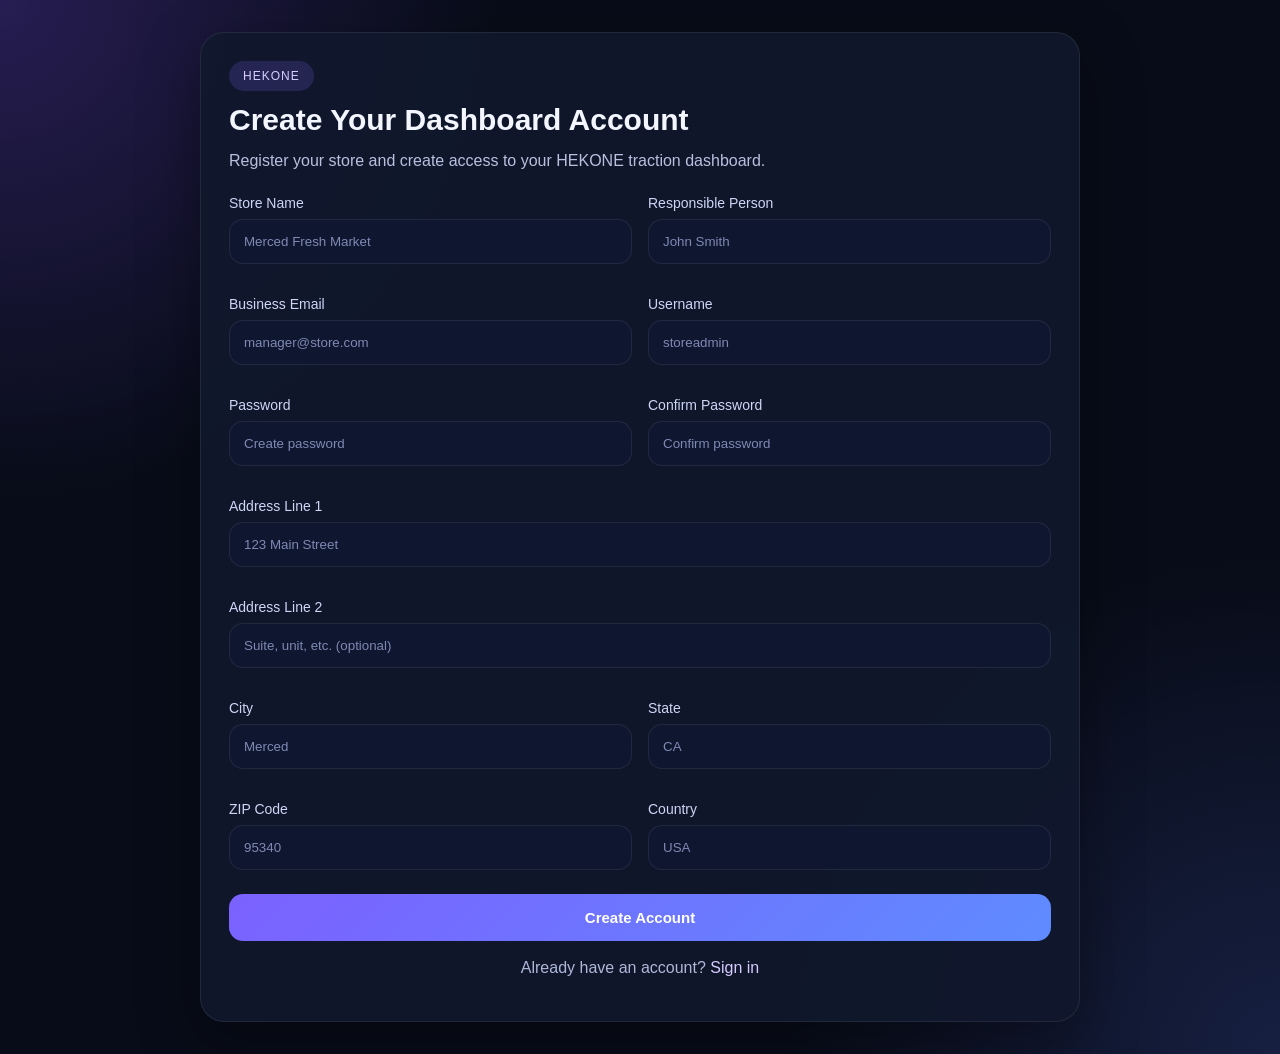
<file: register.html>
<!DOCTYPE html>
<html lang="en">
<head>
  <meta charset="UTF-8" />
  <meta name="viewport" content="width=device-width, initial-scale=1.0" />
  <title>HEKONE | Register</title>
  <link rel="stylesheet" href="auth.css" />
</head>
<body>
  <div class="auth-page">
    <div class="auth-card auth-card-wide">
      <div class="brand-block">
        <div class="brand-badge">HEKONE</div>
        <h1>Create Your Dashboard Account</h1>
        <p>
          Register your store and create access to your HEKONE traction dashboard.
        </p>
      </div>

      <form class="auth-form" id="registerForm">
        <div class="form-grid">
          <div class="form-group">
            <label for="storeName">Store Name</label>
            <input type="text" id="storeName" name="storeName" placeholder="Merced Fresh Market" required />
          </div>

          <div class="form-group">
            <label for="responsibleName">Responsible Person</label>
            <input type="text" id="responsibleName" name="responsibleName" placeholder="John Smith" required />
          </div>

          <div class="form-group">
            <label for="email">Business Email</label>
            <input type="email" id="email" name="email" placeholder="manager@store.com" required />
          </div>

          <div class="form-group">
            <label for="username">Username</label>
            <input type="text" id="username" name="username" placeholder="storeadmin" required />
          </div>

          <div class="form-group">
            <label for="password">Password</label>
            <input type="password" id="password" name="password" placeholder="Create password" required />
          </div>

          <div class="form-group">
            <label for="confirmPassword">Confirm Password</label>
            <input type="password" id="confirmPassword" name="confirmPassword" placeholder="Confirm password" required />
          </div>

          <div class="form-group form-group-full">
            <label for="address1">Address Line 1</label>
            <input type="text" id="address1" name="address1" placeholder="123 Main Street" required />
          </div>

          <div class="form-group form-group-full">
            <label for="address2">Address Line 2</label>
            <input type="text" id="address2" name="address2" placeholder="Suite, unit, etc. (optional)" />
          </div>

          <div class="form-group">
            <label for="city">City</label>
            <input type="text" id="city" name="city" placeholder="Merced" required />
          </div>

          <div class="form-group">
            <label for="state">State</label>
            <input type="text" id="state" name="state" placeholder="CA" required />
          </div>

          <div class="form-group">
            <label for="zip">ZIP Code</label>
            <input type="text" id="zip" name="zip" placeholder="95340" required />
          </div>

          <div class="form-group">
            <label for="country">Country</label>
            <input type="text" id="country" name="country" placeholder="USA" required />
          </div>
        </div>

        <button type="submit" class="auth-button">Create Account</button>

        <p class="auth-footer">
          Already have an account?
          <a href="login.html">Sign in</a>
        </p>
      </form>
    </div>
  </div>
</body>
</html>
</file>
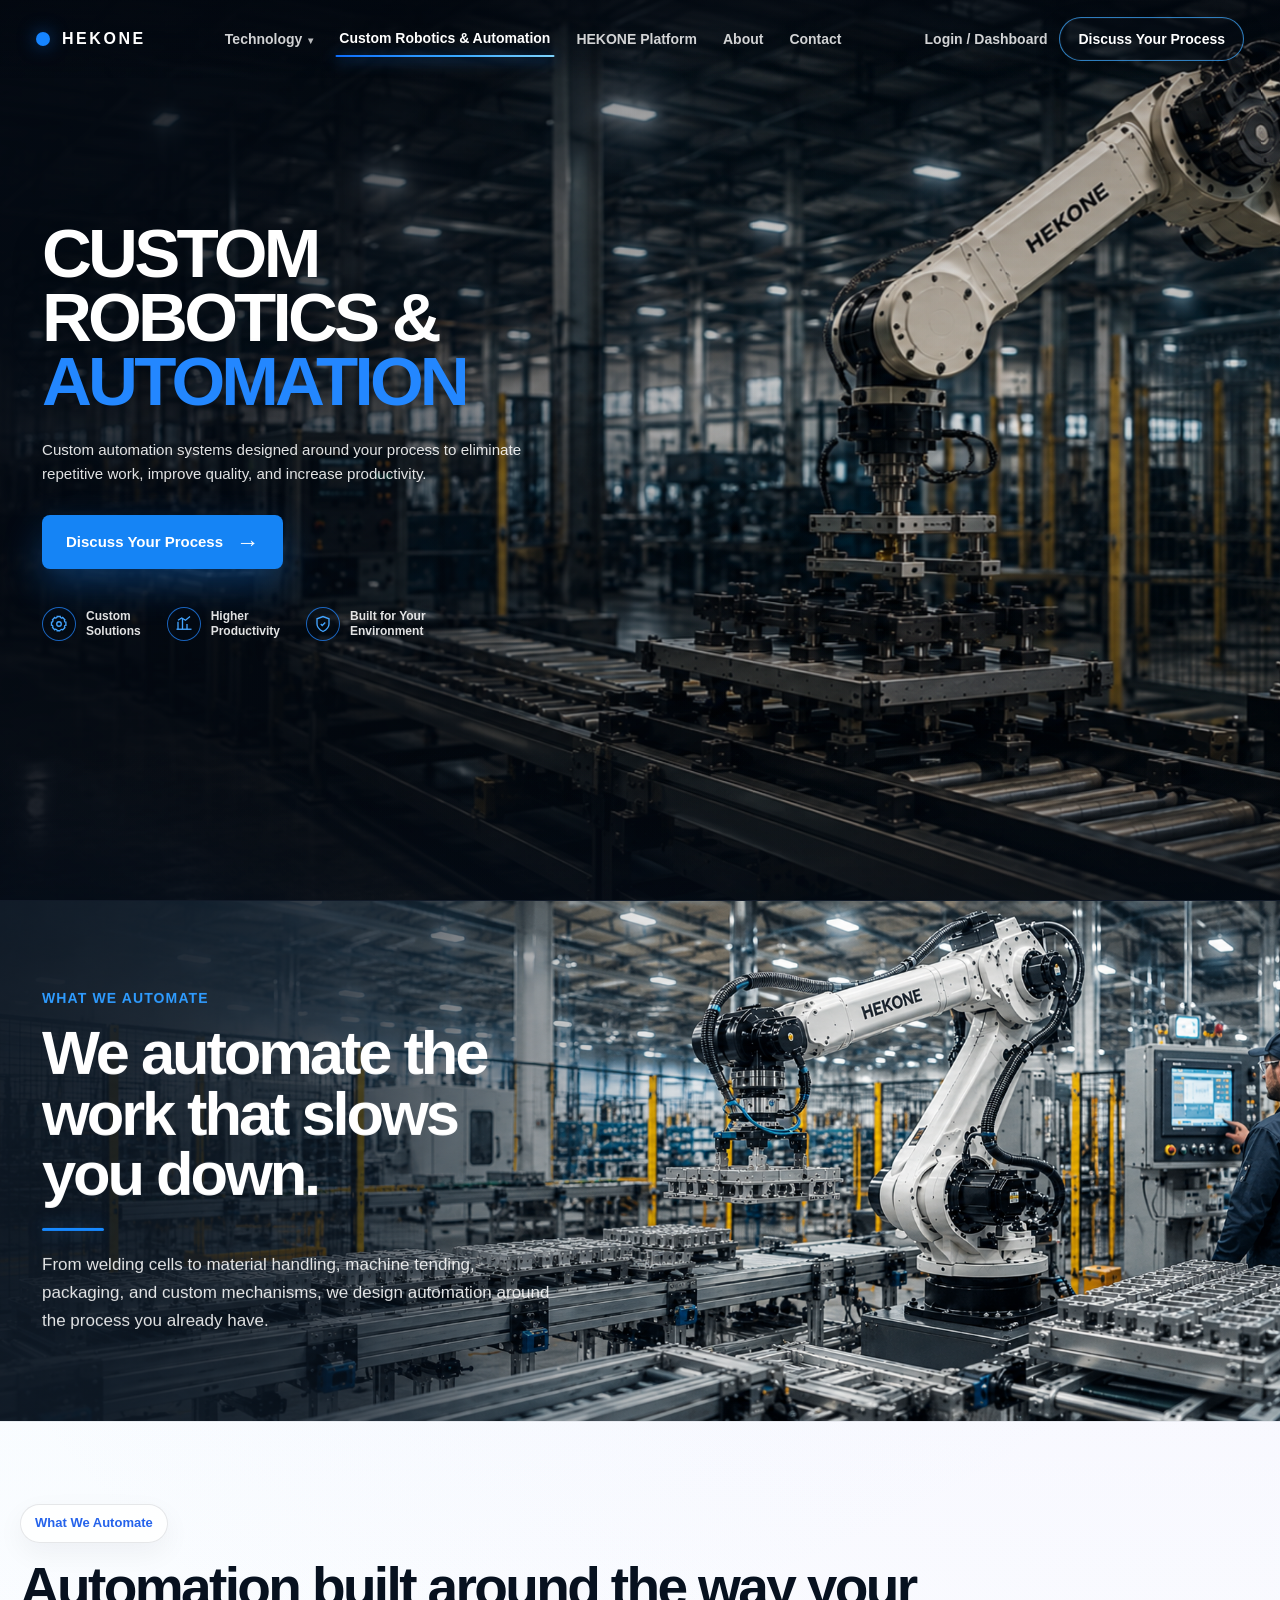
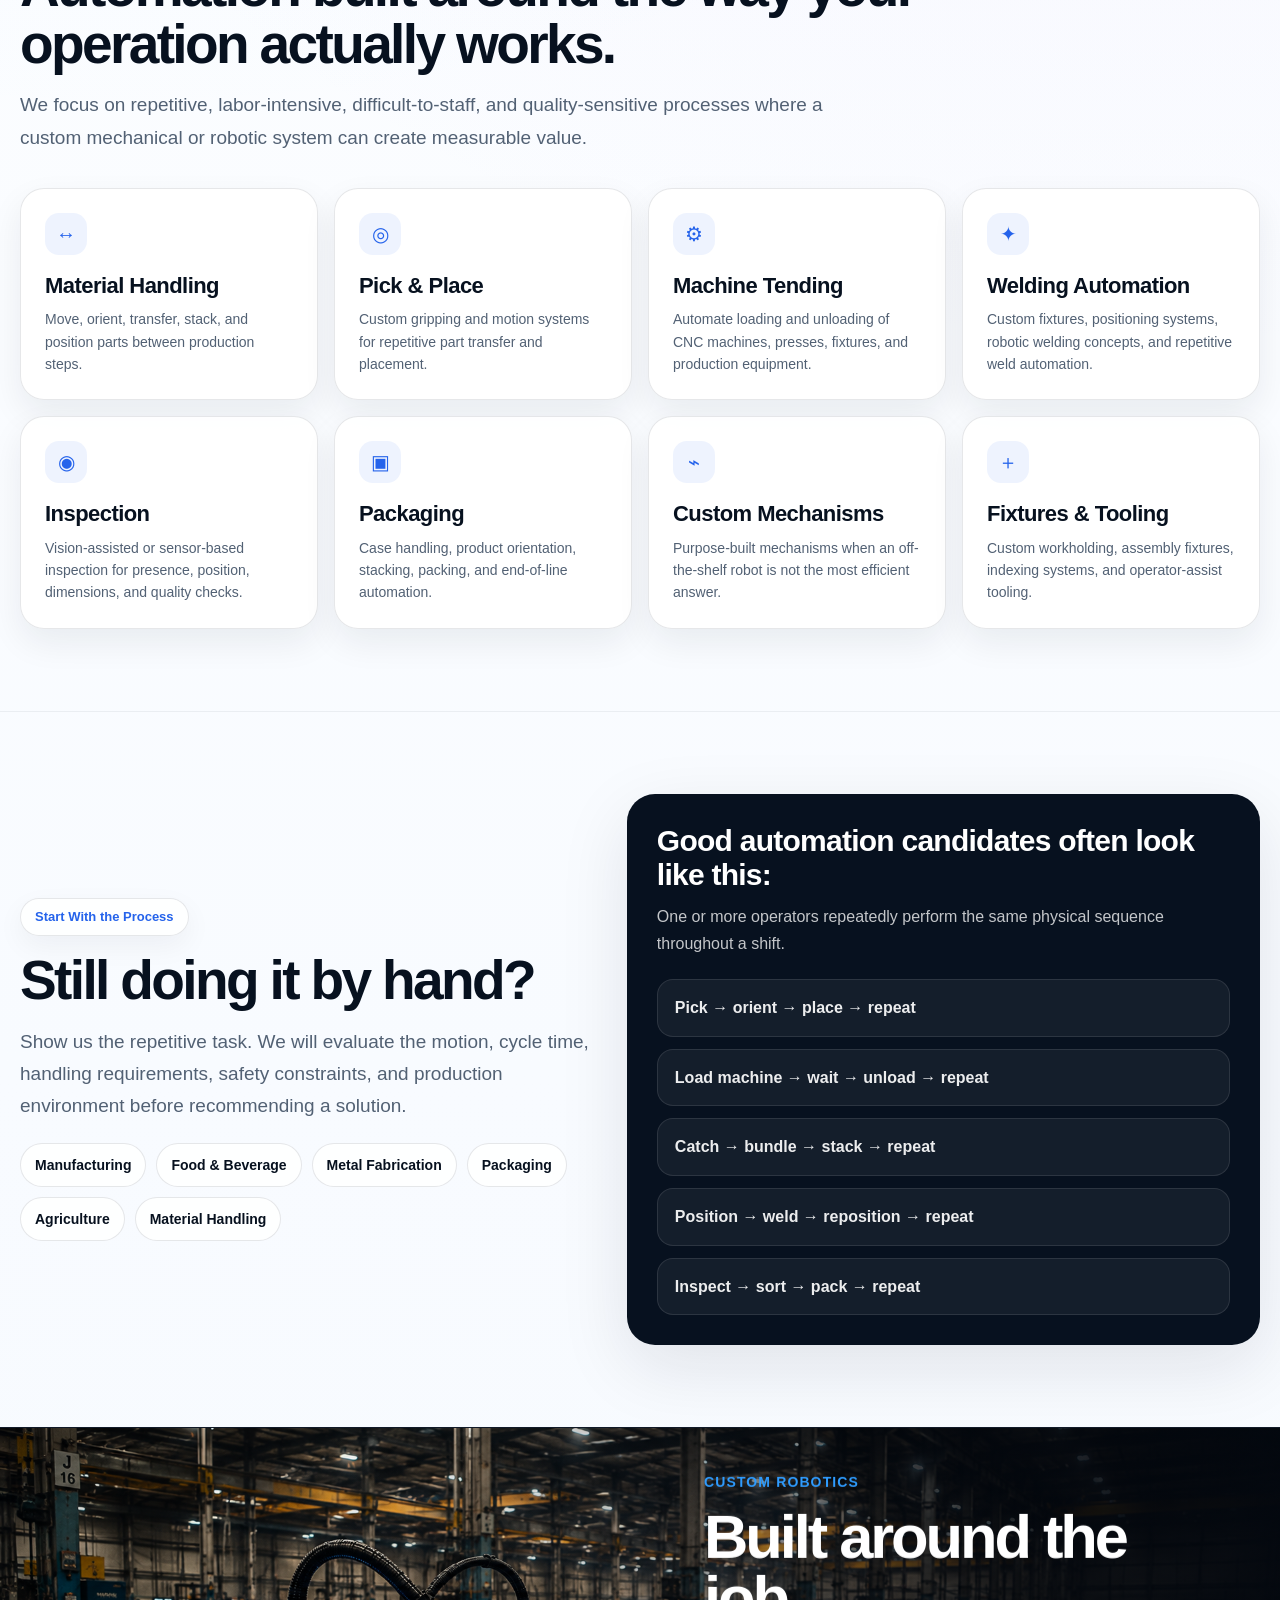
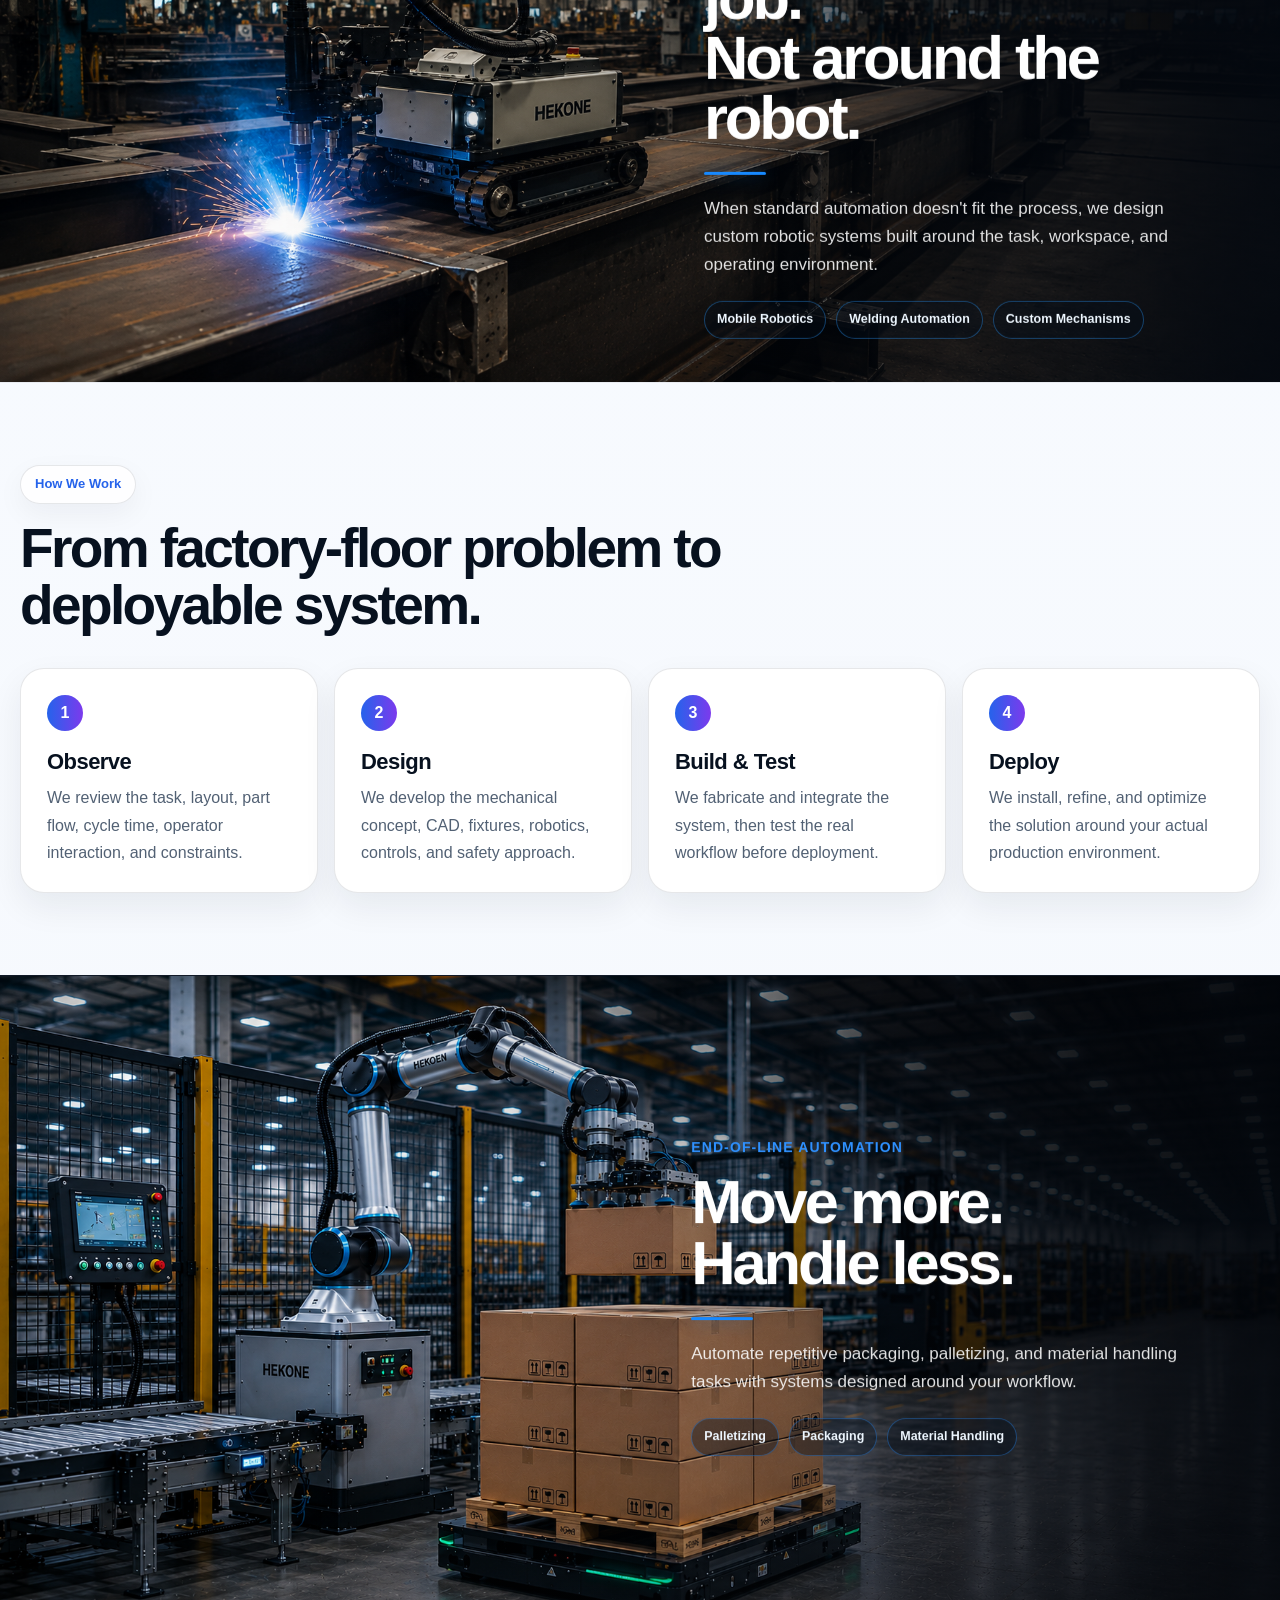
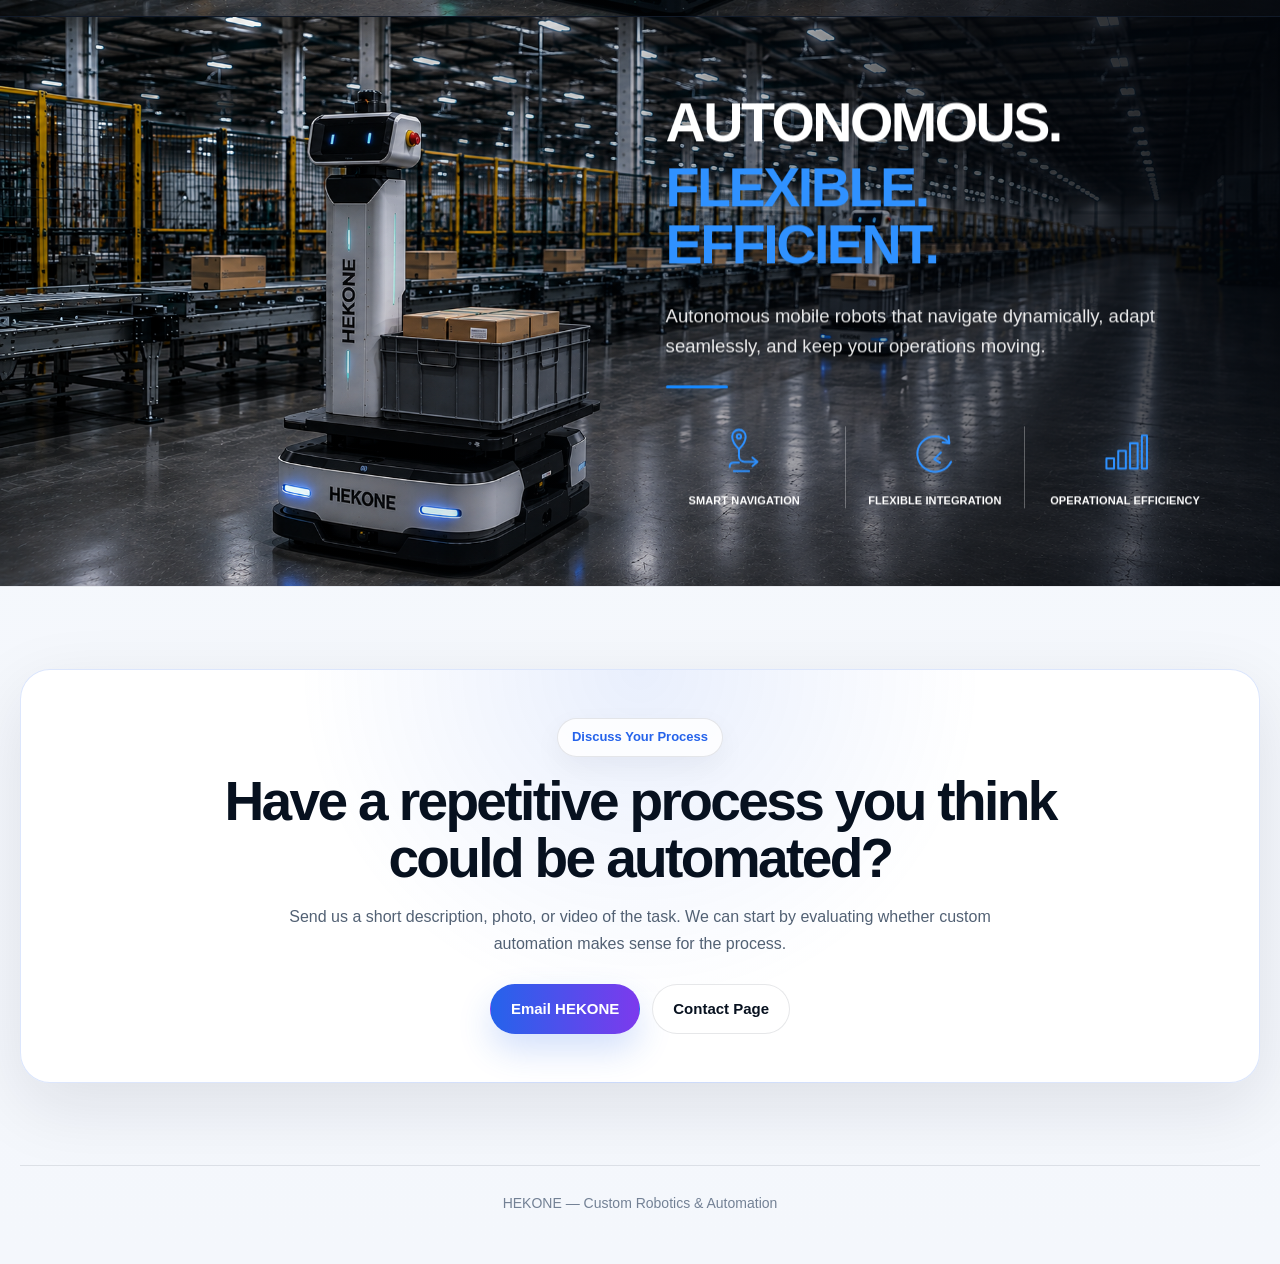
<file: robot.html>
<!DOCTYPE html>
<html lang="en">
<head>
  <script type="text/javascript">
    (function(c,l,a,r,i,t,y){
      c[a]=c[a]||function(){(c[a].q=c[a].q||[]).push(arguments)};
      t=l.createElement(r);t.async=1;t.src="https://www.clarity.ms/tag/"+i;
      y=l.getElementsByTagName(r)[0];y.parentNode.insertBefore(t,y);
    })(window, document, "clarity", "script", "ybxg5ku4x8");
  </script>

  <meta charset="UTF-8" />
  <meta name="viewport" content="width=device-width, initial-scale=1.0" />
  <title>Custom Robotics & Automation | HEKONE</title>
  <meta name="description" content="HEKONE designs and builds custom robotics and automation systems around real manufacturing processes — from repetitive handling and machine tending to welding, inspection, packaging, and custom mechanisms." />
  <link rel="icon" type="image/png" sizes="32x32" href="favicon1.png?v=2" />
  <link rel="icon" type="image/png" sizes="16x16" href="favicon1.png?v=2" />
  <link rel="apple-touch-icon" href="favicon1.png?v=2" />
  <meta name="theme-color" content="#07111f" />

  <style>
    :root {
      --text: #07111f;
      --muted: #526174;
      --soft: #738195;
      --line: rgba(15, 23, 42, 0.10);
      --line-soft: rgba(15, 23, 42, 0.06);
      --accent: #2563eb;
      --accent-2: #7c3aed;
      --card: rgba(255,255,255,0.90);
      --shadow: 0 22px 70px rgba(15, 23, 42, 0.10);
      --shadow-soft: 0 14px 34px rgba(15, 23, 42, 0.07);
      --max: 1240px;
    }

    * { box-sizing: border-box; }
    html { scroll-behavior: smooth; }

    body {
      margin: 0;
      font-family: Inter, Arial, Helvetica, sans-serif;
      color: var(--text);
      background:
        radial-gradient(circle at 10% 0%, rgba(125, 211, 252, 0.12), transparent 28%),
        radial-gradient(circle at 90% 8%, rgba(167, 139, 250, 0.10), transparent 26%),
        linear-gradient(180deg, #ffffff 0%, #f8fbff 44%, #f4f7fc 100%);
      line-height: 1.6;
      overflow-x: hidden;
    }

    body.menu-open { overflow: hidden; }
    a { color: inherit; text-decoration: none; }
    img { max-width: 100%; display: block; }

    .container { width: min(var(--max), calc(100% - 40px)); margin: 0 auto; }

    /* Header — based on Origin template */
    header {
      position: sticky;
      top: 0;
      z-index: 1000;
      backdrop-filter: blur(16px);
      background: rgba(255, 255, 255, 0.84);
      border-bottom: 1px solid var(--line);
    }

    .nav-wrap { width: calc(100% - 64px); margin: 0 auto; }
    .nav {
      display: grid;
      grid-template-columns: auto 1fr auto;
      align-items: center;
      gap: 24px;
      padding: 10px 0;
      position: relative;
    }

    .brand {
      display: inline-flex;
      align-items: center;
      gap: 12px;
      font-weight: 900;
      letter-spacing: 0.16em;
      color: var(--text);
      flex-shrink: 0;
      position: relative;
      z-index: 1002;
    }

    .brand-mark {
      width: 14px;
      height: 14px;
      border-radius: 50%;
      background: linear-gradient(135deg, #7dd3fc, #7c3aed);
      box-shadow: 0 0 18px rgba(37, 99, 235, 0.35);
    }

    .nav-links, .nav-actions {
      display: flex;
      align-items: center;
      gap: 8px;
      color: var(--muted);
      font-size: 14px;
      font-weight: 650;
    }

    .nav-links { justify-content: center; }
    .nav-actions { justify-content: flex-end; }

    .nav-links a, .nav-actions a, .nav-dropdown-btn {
      position: relative;
      padding: 10px 12px;
      border-radius: 12px;
      white-space: nowrap;
      transition: color .22s ease, background .22s ease, transform .22s ease;
    }

    .nav-links a:not(.nav-pilot):hover,
    .nav-links a.active:not(.nav-pilot),
    .nav-actions a:not(.nav-pilot):hover,
    .nav-dropdown:hover .nav-dropdown-btn,
    .nav-dropdown.open .nav-dropdown-btn,
    .nav-dropdown.active .nav-dropdown-btn {
      color: var(--text);
      background: rgba(15, 23, 42, 0.05);
    }

    .nav-dropdown { position: relative; display: inline-flex; align-items: center; }
    .nav-dropdown::after { content: ""; position: absolute; top: 100%; left: 0; width: 100%; height: 14px; z-index: 1002; }
    .nav-dropdown-btn { border: 0; background: transparent; color: var(--muted); font: inherit; font-weight: 650; cursor: pointer; }
    .nav-dropdown-btn::after { content: "▾"; margin-left: 6px; font-size: 10px; }

    .nav-dropdown-menu {
      position: absolute;
      top: 100%; left: 0;
      margin-top: 6px;
      min-width: 230px;
      display: none;
      padding: 8px;
      border-radius: 18px;
      background: rgba(255,255,255,0.98);
      border: 1px solid var(--line);
      box-shadow: 0 24px 70px rgba(15, 23, 42, 0.14);
      z-index: 1003;
    }

    .nav-dropdown:hover .nav-dropdown-menu,
    .nav-dropdown.open .nav-dropdown-menu { display: grid; gap: 6px; }

    .nav-dropdown-menu a { display: block; padding: 12px 14px; border-radius: 12px; color: var(--text); background: rgba(15, 23, 42, 0.025); }
    .nav-dropdown-menu a:hover, .nav-dropdown-menu a.active { background: rgba(37, 99, 235, 0.07); }

    .nav-pilot {
      display: inline-flex !important;
      align-items: center;
      justify-content: center;
      color: #fff !important;
      background: linear-gradient(90deg, #2563eb 0%, #7c3aed 100%);
      box-shadow: 0 16px 34px rgba(37, 99, 235, 0.20);
      border-radius: 999px !important;
      font-weight: 800;
      padding: 10px 18px !important;
    }

    .menu-toggle {
      display: none;
      width: 46px; height: 46px;
      border-radius: 14px;
      border: 1px solid var(--line);
      background: #fff;
      align-items: center; justify-content: center;
      flex-direction: column;
      gap: 5px;
      cursor: pointer;
      padding: 0;
      z-index: 1002;
    }

    .menu-toggle span { display: block; width: 18px; height: 2px; border-radius: 999px; background: var(--text); transition: transform .22s ease, opacity .22s ease; }
    .menu-toggle.active span:nth-child(1) { transform: translateY(7px) rotate(45deg); }
    .menu-toggle.active span:nth-child(2) { opacity: 0; }
    .menu-toggle.active span:nth-child(3) { transform: translateY(-7px) rotate(-45deg); }

    .menu-backdrop { display: none; }
    .menu-backdrop.show { display: block; position: fixed; inset: 0; background: rgba(15,23,42,.25); backdrop-filter: blur(6px); z-index: 998; }
    .mobile-only { display: none !important; }

    /* HERO */
    .automation-hero {
      position: relative;
      min-height: clamp(620px, 72vw, 900px);
      background: #07111f;
      overflow: hidden;
      isolation: isolate;
    }

    .automation-hero__image {
      position: absolute;
      inset: 0;
      width: 100%;
      height: 100%;
      object-fit: cover;
      object-position: center center;
      z-index: -3;
      transform: scale(1.015);
      animation: heroImageIn 1.6s cubic-bezier(.2,.75,.25,1) both;
    }

    .automation-hero::before {
      content: "";
      position: absolute;
      inset: 0;
      z-index: -2;
      background:
        linear-gradient(90deg, rgba(4,10,19,.86) 0%, rgba(4,10,19,.72) 18%, rgba(4,10,19,.40) 38%, rgba(4,10,19,.08) 62%, rgba(4,10,19,.05) 100%),
        linear-gradient(180deg, rgba(2,6,12,.18) 0%, rgba(2,6,12,.02) 52%, rgba(2,6,12,.26) 100%);
      pointer-events: none;
    }

    .automation-hero::after {
      content: "";
      position: absolute;
      inset: auto 0 0;
      height: 150px;
      z-index: -1;
      background: linear-gradient(180deg, rgba(7,17,31,0), rgba(7,17,31,.34));
      pointer-events: none;
    }

    .automation-hero__inner {
      width: min(1360px, calc(100% - 84px));
      min-height: inherit;
      margin: 0 auto;
      display: flex;
      align-items: center;
      padding: 64px 0 78px;
    }

    .hero-copy {
      width: min(600px, 48vw);
      color: #fff;
      margin-top: -2%;
    }

    .hero-line, .hero-desc, .hero-cta, .hero-benefits {
      opacity: 0;
      transform: translate3d(-34px, 18px, 0);
      filter: blur(5px);
    }

    body.hero-ready .hero-line--1 { animation: revealHero .72s cubic-bezier(.16,1,.3,1) .70s forwards; }
    body.hero-ready .hero-line--2 { animation: revealHero .72s cubic-bezier(.16,1,.3,1) .84s forwards; }
    body.hero-ready .hero-line--3 { animation: revealHero .78s cubic-bezier(.16,1,.3,1) .98s forwards; }
    body.hero-ready .hero-desc    { animation: revealHero .75s cubic-bezier(.16,1,.3,1) 1.17s forwards; }
    body.hero-ready .hero-cta     { animation: revealHero .75s cubic-bezier(.16,1,.3,1) 1.34s forwards; }
    body.hero-ready .hero-benefits{ animation: revealHero .82s cubic-bezier(.16,1,.3,1) 1.50s forwards; }

    .hero-title {
      margin: 0;
      font-size: clamp(48px, 5.4vw, 82px);
      line-height: .93;
      letter-spacing: -0.055em;
      font-weight: 900;
      text-transform: uppercase;
      text-shadow: 0 12px 36px rgba(0,0,0,.22);
    }

    .hero-title span { display: block; }
    .hero-title .accent { color: #2387ff; }

    .hero-desc {
      width: min(500px, 100%);
      margin: 24px 0 0;
      color: rgba(255,255,255,.88);
      font-size: clamp(15px, 1.18vw, 18px);
      line-height: 1.65;
      text-shadow: 0 6px 22px rgba(0,0,0,.24);
    }

    .hero-cta { margin-top: 28px; }

    .hero-button {
      display: inline-flex;
      align-items: center;
      justify-content: center;
      gap: 13px;
      min-height: 54px;
      padding: 0 24px;
      border-radius: 8px;
      color: #fff;
      background: #1584f5;
      box-shadow: 0 16px 38px rgba(21,132,245,.32);
      font-size: 15px;
      font-weight: 800;
      transition: transform .2s ease, box-shadow .2s ease, background .2s ease;
    }

    .hero-button .arrow { font-size: 23px; line-height: 1; transition: transform .2s ease; }
    .hero-button:hover { transform: translateY(-2px); background: #2790f7; box-shadow: 0 20px 44px rgba(21,132,245,.40); }
    .hero-button:hover .arrow { transform: translateX(4px); }
    .hero-button:focus-visible { outline: 3px solid rgba(255,255,255,.95); outline-offset: 4px; }

    .hero-benefits {
      margin-top: 38px;
      display: flex;
      gap: 26px;
      flex-wrap: wrap;
    }

    .hero-benefit {
      display: grid;
      grid-template-columns: 34px auto;
      align-items: center;
      gap: 10px;
      color: rgba(255,255,255,.88);
      font-size: 12px;
      line-height: 1.25;
      font-weight: 650;
    }

    .benefit-icon {
      width: 34px; height: 34px;
      border-radius: 50%;
      display: inline-flex;
      align-items: center;
      justify-content: center;
      border: 1px solid rgba(35,135,255,.72);
      color: #43a4ff;
      background: rgba(3,12,24,.36);
      backdrop-filter: blur(4px);
    }

    .benefit-icon svg { width: 18px; height: 18px; stroke: currentColor; fill: none; stroke-width: 1.8; }

    @keyframes revealHero {
      0% { opacity: 0; transform: translate3d(-34px,18px,0); filter: blur(5px); }
      100% { opacity: 1; transform: translate3d(0,0,0); filter: blur(0); }
    }

    @keyframes heroImageIn {
      from { opacity: .78; transform: scale(1.045); }
      to { opacity: 1; transform: scale(1.015); }
    }



    /* Scroll-reveal wide automation image */
    .scroll-automation {
      position: relative;
      overflow: hidden;
      background: #07111f;
      border-top: 1px solid rgba(255,255,255,.04);
    }

    .scroll-automation__image {
      display: block;
      width: 100%;
      height: auto;
      min-height: 520px;
      object-fit: cover;
      object-position: center center;
    }

    .scroll-automation::after {
      content: "";
      position: absolute;
      inset: 0;
      pointer-events: none;
      background: linear-gradient(90deg, rgba(4,10,19,.58) 0%, rgba(4,10,19,.42) 24%, rgba(4,10,19,.16) 43%, rgba(4,10,19,0) 62%);
    }

    .scroll-automation__content {
      position: absolute;
      z-index: 2;
      left: max(42px, calc((100% - 1360px) / 2));
      top: 50%;
      width: min(560px, 40vw);
      transform: translateY(-50%);
      color: #fff;
    }

    .scroll-reveal-item {
      opacity: 0;
      transform: translate3d(-46px, 24px, 0);
      filter: blur(7px);
    }

    .scroll-automation.is-visible .scroll-reveal-item:nth-child(1) { animation: revealOnScroll .72s cubic-bezier(.16,1,.3,1) .08s forwards; }
    .scroll-automation.is-visible .scroll-reveal-item:nth-child(2) { animation: revealOnScroll .82s cubic-bezier(.16,1,.3,1) .20s forwards; }
    .scroll-automation.is-visible .scroll-reveal-item:nth-child(3) { animation: revealOnScroll .78s cubic-bezier(.16,1,.3,1) .38s forwards; }
    .scroll-automation.is-visible .scroll-reveal-item:nth-child(4) { animation: revealOnScroll .76s cubic-bezier(.16,1,.3,1) .54s forwards; }


    /* Custom robotics visual: copy enters from the right over robot-3.png */
    .custom-robotics-visual::after {
      background: linear-gradient(270deg, rgba(4,10,19,.58) 0%, rgba(4,10,19,.38) 34%, rgba(4,10,19,.10) 62%, rgba(4,10,19,0) 78%);
    }
    .custom-robotics-visual .scroll-automation__content {
      left: auto;
      right: clamp(34px, 6vw, 110px);
      width: min(560px, 39vw);
      text-align: left;
    }
    .custom-robotics-visual .scroll-reveal-item {
      transform: translateX(42px);
    }
    .custom-robotics-visual .scroll-kicker { color: #2f9cff; }
    .custom-robotics-tags { display:flex; flex-wrap:wrap; gap:10px; margin-top:22px; }
    .custom-robotics-tags span {
      border:1px solid rgba(47,156,255,.38);
      background:rgba(5,15,28,.38);
      backdrop-filter:blur(8px);
      border-radius:999px;
      padding:8px 12px;
      font-size:.78rem;
      font-weight:700;
      color:#eef7ff;
    }



    /* End-of-line automation visual: robot-4.png with copy on the right */
    .endline-visual::after {
      background: linear-gradient(270deg, rgba(4,10,19,.50) 0%, rgba(4,10,19,.32) 34%, rgba(4,10,19,.09) 61%, rgba(4,10,19,0) 78%);
    }
    .endline-visual .scroll-automation__content {
      left: auto;
      right: clamp(34px, 6vw, 112px);
      width: min(610px, 40vw);
      text-align: left;
    }
    .endline-visual .scroll-reveal-item { transform: translateX(44px); }
    .endline-visual .scroll-kicker { color: #2f91ff; }
    .endline-tags {
      display: flex;
      flex-wrap: wrap;
      gap: 10px;
      margin-top: 22px;
    }
    .endline-tags span {
      border: 1px solid rgba(47,145,255,.38);
      background: rgba(5,15,28,.38);
      backdrop-filter: blur(8px);
      border-radius: 999px;
      padding: 8px 12px;
      font-size: .78rem;
      font-weight: 700;
      color: #eef7ff;
    }

    /* Autonomous mobile robotics visual: robot-5.png with copy on the right */
    .amr-visual::after {
      background: linear-gradient(270deg, rgba(4,10,19,.52) 0%, rgba(4,10,19,.34) 34%, rgba(4,10,19,.10) 61%, rgba(4,10,19,0) 78%);
    }
    .amr-visual .scroll-automation__content {
      left: auto;
      right: clamp(34px, 6vw, 112px);
      width: min(650px, 42vw);
      text-align: left;
    }
    .amr-visual .scroll-reveal-item { transform: translateX(44px); }
    .amr-title {
      margin: 0;
      color: #ffffff;
      font-size: clamp(40px, 4.35vw, 70px);
      line-height: 1.02;
      letter-spacing: -.045em;
      font-weight: 900;
    }
    .amr-title .blue {
      display: block;
      margin-top: 8px;
      color: #2f91ff;
    }
    .amr-copy {
      margin: 28px 0 0;
      max-width: 580px;
      color: rgba(255,255,255,.90);
      font-size: clamp(18px, 1.45vw, 25px);
      line-height: 1.62;
    }
    .amr-features {
      display: grid;
      grid-template-columns: repeat(3, minmax(0,1fr));
      gap: 0;
      margin-top: 38px;
      max-width: 620px;
    }
    .amr-feature {
      min-width: 0;
      padding: 0 22px;
      text-align: center;
      border-left: 1px solid rgba(255,255,255,.30);
    }
    .amr-feature:first-child {
      padding-left: 0;
      border-left: 0;
    }
    .amr-feature:last-child { padding-right: 0; }
    .amr-feature svg {
      width: 54px;
      height: 54px;
      display: block;
      margin: 0 auto 14px;
      fill: none;
      stroke: #2f91ff;
      stroke-width: 2.4;
      stroke-linecap: round;
      stroke-linejoin: round;
      filter: drop-shadow(0 0 10px rgba(47,145,255,.18));
    }
    .amr-feature strong {
      display: block;
      color: #fff;
      font-size: clamp(11px, .78vw, 14px);
      line-height: 1.25;
      text-transform: uppercase;
      letter-spacing: .01em;
      white-space: nowrap;
    }

    .scroll-kicker {
      margin-bottom: 14px;
      color: #2f9cff;
      font-size: 14px;
      font-weight: 900;
      letter-spacing: .08em;
      text-transform: uppercase;
    }

    .scroll-title {
      margin: 0;
      color: #fff;
      font-size: clamp(42px, 4.8vw, 72px);
      line-height: .98;
      letter-spacing: -.05em;
      max-width: 560px;
    }

    .scroll-accent-line {
      width: 62px;
      height: 3px;
      margin: 24px 0 20px;
      border-radius: 999px;
      background: #1789ff;
      box-shadow: 0 0 18px rgba(23,137,255,.45);
    }

    .scroll-copy {
      max-width: 510px;
      color: rgba(255,255,255,.88);
      font-size: 17px;
      line-height: 1.65;
    }

    @keyframes revealOnScroll {
      from { opacity: 0; transform: translate3d(-46px,24px,0); filter: blur(7px); }
      to { opacity: 1; transform: translate3d(0,0,0); filter: blur(0); }
    }

    /* Content */
    .section { padding: 82px 0; border-top: 1px solid var(--line-soft); }
    .section-head { max-width: 900px; margin-bottom: 34px; }
    .eyebrow { display: inline-flex; padding: 8px 14px; border-radius: 999px; background: rgba(255,255,255,.82); border: 1px solid var(--line); color: var(--accent); font-size: 13px; font-weight: 800; box-shadow: 0 10px 28px rgba(15,23,42,.05); margin-bottom: 16px; }
    h2, h3 { margin: 0; color: var(--text); }
    h2 { font-size: clamp(34px, 4.3vw, 58px); line-height: 1.04; letter-spacing: -.048em; margin-bottom: 16px; }
    h3 { font-size: 22px; line-height: 1.15; letter-spacing: -.025em; margin-bottom: 10px; }
    p { margin: 0; color: var(--muted); font-size: 16px; line-height: 1.7; }
    .lede { font-size: 19px; max-width: 860px; }

    .automation-grid { display: grid; grid-template-columns: repeat(4, 1fr); gap: 16px; }
    .automation-card { padding: 24px; border: 1px solid var(--line); border-radius: 24px; background: rgba(255,255,255,.90); box-shadow: var(--shadow-soft); min-height: 185px; }
    .automation-card .card-icon { width: 42px; height: 42px; border-radius: 14px; display: grid; place-items: center; background: rgba(37,99,235,.08); color: var(--accent); margin-bottom: 18px; font-size: 20px; }
    .automation-card p { font-size: 14px; line-height: 1.6; }

    .process-grid { display: grid; grid-template-columns: repeat(4, 1fr); gap: 16px; }
    .process-card { position: relative; padding: 26px; border-radius: 24px; border: 1px solid var(--line); background: #fff; box-shadow: var(--shadow-soft); }
    .step { width: 36px; height: 36px; display: grid; place-items: center; border-radius: 50%; color: #fff; background: linear-gradient(90deg,#2563eb,#7c3aed); font-weight: 900; margin-bottom: 18px; }

    .split { display: grid; grid-template-columns: .95fr 1.05fr; gap: 34px; align-items: center; }
    .problem-panel { padding: 30px; border-radius: 28px; background: #07111f; box-shadow: var(--shadow); color: #fff; }
    .problem-panel h3 { color: #fff; font-size: 30px; }
    .problem-panel p { color: rgba(255,255,255,.76); }
    .problem-list { display: grid; gap: 12px; margin-top: 22px; }
    .problem-item { padding: 15px 17px; border: 1px solid rgba(255,255,255,.10); background: rgba(255,255,255,.055); border-radius: 16px; color: rgba(255,255,255,.92); font-weight: 700; }

    .industries { display: flex; flex-wrap: wrap; gap: 10px; margin-top: 20px; }
    .industry-chip { padding: 10px 14px; border-radius: 999px; border: 1px solid var(--line); background: rgba(255,255,255,.84); font-size: 14px; font-weight: 800; color: var(--text); }

    .cta-panel { padding: 48px 30px; border: 1px solid rgba(37,99,235,.16); border-radius: 30px; text-align: center; background: radial-gradient(circle at 50% 0%, rgba(37,99,235,.10), transparent 46%), rgba(255,255,255,.92); box-shadow: var(--shadow); }
    .cta-panel h2 { max-width: 900px; margin: 0 auto 16px; }
    .cta-panel p { max-width: 760px; margin: 0 auto; }
    .cta-actions { display: flex; justify-content: center; gap: 12px; flex-wrap: wrap; margin-top: 26px; }
    .btn { display: inline-flex; align-items: center; justify-content: center; min-height: 50px; padding: 0 20px; border-radius: 999px; font-size: 15px; font-weight: 800; border: 1px solid transparent; transition: transform .18s ease, box-shadow .18s ease; }
    .btn:hover { transform: translateY(-1px); }
    .btn-primary { color: #fff; background: linear-gradient(90deg,#2563eb,#7c3aed); box-shadow: 0 16px 34px rgba(37,99,235,.20); }
    .btn-secondary { background: #fff; border-color: var(--line); }

    footer { padding: 26px 0 50px; color: var(--soft); font-size: 14px; text-align: center; border-top: 1px solid var(--line); }

    @media (max-width: 1100px) {
      .nav-wrap { width: calc(100% - 36px); }
      .nav { gap: 14px; }
      .nav-links, .nav-actions { gap: 2px; font-size: 13px; }
      .nav-links a, .nav-actions a, .nav-dropdown-btn { padding: 10px 9px; }
      .automation-grid, .process-grid { grid-template-columns: repeat(2, 1fr); }
      .automation-hero__inner { width: min(100% - 50px, 1260px); }
      .hero-copy { width: min(560px, 52vw); }
    }

    @media (max-width: 900px) {
      .nav { display: flex; justify-content: space-between; }
      .nav-actions { display: none; }
      .mobile-only { display: block !important; }
      .menu-toggle { display: inline-flex; }

      .nav-links {
        position: absolute;
        top: calc(100% + 12px);
        left: 0; right: 0;
        display: none;
        flex-direction: column;
        align-items: stretch;
        gap: 10px;
        padding: 14px;
        border-radius: 24px;
        background: rgba(255,255,255,.98);
        border: 1px solid var(--line);
        box-shadow: 0 24px 70px rgba(15,23,42,.18);
        z-index: 1001;
        max-height: calc(100vh - 110px);
        overflow-y: auto;
      }

      .nav-links.open { display: flex; }
      .nav-links a, .nav-dropdown-btn { display: block; width: 100%; padding: 14px 16px; border-radius: 16px; background: rgba(15,23,42,.035); color: var(--text); font-size: 15px; border: 1px solid rgba(15,23,42,.04); text-align: left; }
      .nav-dropdown { display: block; width: 100%; }
      .nav-dropdown::after { display: none; }
      .nav-dropdown-btn::after { float: right; margin-top: 3px; }
      .nav-dropdown-menu { position: static; display: none; margin-top: 8px; min-width: 0; padding: 8px; border-radius: 16px; background: rgba(15,23,42,.035); box-shadow: none; }
      .nav-dropdown.open .nav-dropdown-menu { display: grid; }
      .nav-dropdown:hover .nav-dropdown-menu { display: none; }
      .nav-dropdown.open:hover .nav-dropdown-menu { display: grid; }
      .nav-pilot { width: 100%; margin-top: 6px; min-height: 50px; }

      .automation-hero { min-height: 720px; }
      .automation-hero__image { object-position: 67% center; }
      .automation-hero::before { background: linear-gradient(90deg, rgba(4,10,19,.88) 0%, rgba(4,10,19,.72) 42%, rgba(4,10,19,.22) 74%, rgba(4,10,19,.10) 100%); }
      .automation-hero__inner { width: min(100% - 34px, 1240px); align-items: flex-end; padding-bottom: 58px; }
      .hero-copy { width: min(620px, 78vw); margin-top: 0; }
      .hero-title { font-size: clamp(44px, 8.5vw, 68px); }
      .split { grid-template-columns: 1fr; }


      .scroll-automation__image { min-height: 500px; object-position: 60% center; }
      .scroll-automation::after { background: linear-gradient(90deg, rgba(4,10,19,.70) 0%, rgba(4,10,19,.48) 46%, rgba(4,10,19,.10) 80%, rgba(4,10,19,0) 100%); }
      .scroll-automation__content { left: 28px; width: min(520px, 58vw); }
      .scroll-title { font-size: clamp(36px, 7vw, 56px); }
    }

    @media (max-width: 620px) {
      .container { width: min(100% - 24px, 1240px); }
      .section { padding: 58px 0; }
      .automation-grid, .process-grid { grid-template-columns: 1fr; }

      .automation-hero { min-height: 700px; }
      .automation-hero__image { object-position: 72% center; }
      .automation-hero::before { background: linear-gradient(180deg, rgba(4,10,19,.28) 0%, rgba(4,10,19,.36) 35%, rgba(4,10,19,.86) 76%, rgba(4,10,19,.92) 100%); }
      .automation-hero__inner { align-items: flex-end; width: calc(100% - 30px); padding: 0 0 42px; }
      .hero-copy { width: 100%; }
      .hero-title { font-size: clamp(38px, 12vw, 55px); line-height: .95; }
      .hero-desc { margin-top: 18px; font-size: 15px; line-height: 1.55; }
      .hero-cta { margin-top: 22px; }
      .hero-button { min-height: 50px; padding: 0 18px; font-size: 14px; }
      .hero-benefits { margin-top: 26px; gap: 15px 20px; }
      .hero-benefit { grid-template-columns: 30px auto; font-size: 11px; }
      .benefit-icon { width: 30px; height: 30px; }
      .cta-panel { padding: 36px 18px; }

      .scroll-automation__image { min-height: 620px; object-position: 66% center; }
      .scroll-automation::after { background: linear-gradient(180deg, rgba(4,10,19,.08) 0%, rgba(4,10,19,.20) 36%, rgba(4,10,19,.78) 73%, rgba(4,10,19,.90) 100%); }
      .scroll-automation__content { left: 20px; right: 20px; top: auto; bottom: 44px; width: auto; transform: none; }
      .scroll-title { font-size: clamp(36px, 11vw, 52px); }
      .scroll-copy { font-size: 15px; line-height: 1.55; }
    }

    @media (prefers-reduced-motion: reduce) {
      html { scroll-behavior: auto; }
      .automation-hero__image { animation: none; transform: none; }
      .hero-line, .hero-desc, .hero-cta, .hero-benefits { opacity: 1 !important; transform: none !important; filter: none !important; animation: none !important; }
      .scroll-reveal-item { opacity: 1 !important; transform: none !important; filter: none !important; animation: none !important; }
      * { transition-duration: .001ms !important; animation-duration: .001ms !important; animation-iteration-count: 1 !important; }
    }


    /* =========================================================
       HERO OVERLAY NAVIGATION
       Transparent navigation placed directly on the hero image.
       Desktop links use an animated HEKONE-blue underline.
       ========================================================= */
    @media (min-width: 901px) {
      header {
        position: absolute;
        top: 0;
        left: 0;
        right: 0;
        width: 100%;
        z-index: 1000;
        background: linear-gradient(180deg, rgba(3, 8, 16, .62) 0%, rgba(3, 8, 16, .20) 72%, rgba(3, 8, 16, 0) 100%);
        border-bottom: 0;
        backdrop-filter: none;
        -webkit-backdrop-filter: none;
      }

      .nav-wrap {
        width: min(1500px, calc(100% - 72px));
      }

      .nav {
        min-height: 78px;
        padding: 12px 0;
      }

      .brand,
      .nav-links,
      .nav-actions,
      .nav-dropdown-btn {
        color: rgba(255,255,255,.92);
      }

      .brand { color: #fff; }
      .brand-mark {
        background: #1684ff;
        box-shadow: 0 0 18px rgba(22,132,255,.5);
      }

      .nav-links {
        gap: 18px;
      }

      .nav-links > a,
      .nav-dropdown-btn,
      .nav-actions > a:not(.nav-pilot) {
        background: transparent !important;
        border-radius: 0;
        padding: 13px 4px 12px;
        color: rgba(255,255,255,.82);
        transition: color .28s ease, transform .28s cubic-bezier(.2,.8,.2,1), text-shadow .28s ease;
      }

      .nav-links > a::after,
      .nav-dropdown-btn::before,
      .nav-actions > a:not(.nav-pilot)::after {
        content: "";
        position: absolute;
        left: 50%;
        bottom: 5px;
        width: 100%;
        height: 2px;
        border-radius: 999px;
        background: linear-gradient(90deg, #0d6efd 0%, #38a8ff 55%, #7dd3fc 100%);
        box-shadow: 0 0 0 rgba(37,130,255,0);
        transform: translateX(-50%) scaleX(0);
        transform-origin: center;
        opacity: 0;
        transition:
          transform .34s cubic-bezier(.16,1,.3,1),
          opacity .22s ease,
          box-shadow .34s ease;
      }

      .nav-links > a:hover,
      .nav-links > a.active,
      .nav-dropdown:hover > .nav-dropdown-btn,
      .nav-dropdown.open > .nav-dropdown-btn,
      .nav-actions > a:not(.nav-pilot):hover {
        color: #fff !important;
        background: transparent !important;
        transform: translateY(-1px);
        text-shadow: 0 0 18px rgba(255,255,255,.16);
      }

      .nav-links > a:hover::after,
      .nav-links > a.active::after,
      .nav-dropdown:hover > .nav-dropdown-btn::before,
      .nav-dropdown.open > .nav-dropdown-btn::before,
      .nav-actions > a:not(.nav-pilot):hover::after {
        opacity: 1;
        transform: translateX(-50%) scaleX(1);
        box-shadow: 0 2px 14px rgba(24,139,255,.85);
      }

      .nav-dropdown-btn::after {
        color: rgba(255,255,255,.72);
      }

      .nav-dropdown-menu {
        top: calc(100% + 4px);
        margin-top: 0;
        padding: 9px;
        border-radius: 16px;
        background: rgba(8, 15, 26, .90);
        border: 1px solid rgba(255,255,255,.13);
        box-shadow: 0 22px 60px rgba(0,0,0,.36);
        backdrop-filter: blur(18px);
        -webkit-backdrop-filter: blur(18px);
      }

      .nav-dropdown-menu a {
        color: rgba(255,255,255,.88);
        background: transparent;
        border: 1px solid transparent;
        transition: color .22s ease, background .22s ease, border-color .22s ease, transform .22s ease;
      }

      /* Dropdown hover: keep the label bright and make it slightly larger.
         The extra specificity intentionally overrides the global nav hover rule. */
      .nav-links .nav-dropdown-menu a:hover,
      .nav-links .nav-dropdown-menu a.active {
        color: rgba(255,255,255,.96);
        background: rgba(37, 99, 235, .14);
        border-color: rgba(59, 130, 246, .24);
        transform: scale(1.045);
        transform-origin: left center;
        font-weight: 700;
      }

      .nav-pilot {
        background: rgba(8,15,26,.30) !important;
        border: 1px solid rgba(63, 169, 255, .72) !important;
        color: #fff !important;
        box-shadow: inset 0 0 0 1px rgba(255,255,255,.035), 0 10px 28px rgba(0,0,0,.16);
        transition: background .25s ease, border-color .25s ease, transform .25s ease, box-shadow .25s ease !important;
      }

      .nav-pilot:hover {
        transform: translateY(-2px);
        background: rgba(37,99,235,.27) !important;
        border-color: #45a9ff !important;
        box-shadow: 0 0 0 1px rgba(69,169,255,.16), 0 10px 28px rgba(0,0,0,.20), 0 0 24px rgba(37,130,255,.22);
      }
    }

    /* Mobile keeps a readable glass navigation over the hero. */
    @media (max-width: 900px) {
      header {
        position: absolute;
        top: 0;
        left: 0;
        right: 0;
        background: linear-gradient(180deg, rgba(3,8,16,.72), rgba(3,8,16,.16));
        border-bottom: 0;
        backdrop-filter: none;
      }

      .brand { color: #fff; }
      .brand-mark { background: #1684ff; }
      .menu-toggle {
        background: rgba(7,17,31,.55);
        border-color: rgba(255,255,255,.22);
        backdrop-filter: blur(12px);
      }
      .menu-toggle span { background: #fff; }
    }


    @media (max-width: 700px) {
      .custom-robotics-visual::after {
        background: linear-gradient(180deg, rgba(4,10,19,.06) 0%, rgba(4,10,19,.18) 36%, rgba(4,10,19,.78) 72%, rgba(4,10,19,.90) 100%);
      }
      .custom-robotics-visual .scroll-automation__content {
        left:20px; right:20px; top:auto; bottom:44px; width:auto; transform:none;
      }

      .endline-visual::after {
        background: linear-gradient(180deg, rgba(4,10,19,.04) 0%, rgba(4,10,19,.16) 36%, rgba(4,10,19,.76) 72%, rgba(4,10,19,.90) 100%);
      }
      .endline-visual .scroll-automation__content {
        left:20px; right:20px; top:auto; bottom:44px; width:auto; transform:none;
      }

      .amr-visual::after {
        background: linear-gradient(180deg, rgba(4,10,19,.04) 0%, rgba(4,10,19,.16) 36%, rgba(4,10,19,.76) 72%, rgba(4,10,19,.90) 100%);
      }
      .amr-visual .scroll-automation__content {
        left:20px; right:20px; top:auto; bottom:44px; width:auto; transform:none;
      }
    }
  </style>
</head>

<body>
  <header>
    <div class="nav-wrap nav">
      <a class="brand" href="index.html">
        <span class="brand-mark"></span>
        <span>HEKONE</span>
      </a>

      <nav class="nav-links" id="site-menu">
        <div class="nav-dropdown">
          <button class="nav-dropdown-btn" type="button" aria-expanded="false">Technology</button>
          <div class="nav-dropdown-menu">
            <a href="instrumentation-example.html">Smart Dispenser</a>
            <a href="origin.html">HEKONE Origin</a>
          </div>
        </div>
        <a href="custom-automation.html" class="active">Custom Robotics &amp; Automation</a>
        <a href="index.html#ecosystem">HEKONE Platform</a>
        <a href="about.html">About</a>
        <a href="contact.html">Contact</a>
        <a href="login.html" class="mobile-only">Login / Dashboard</a>
        <a href="#discuss-process" class="nav-pilot mobile-only">Discuss Your Process</a>
      </nav>

      <div class="nav-actions">
        <a href="login.html">Login / Dashboard</a>
        <a href="#discuss-process" class="nav-pilot">Discuss Your Process</a>
      </div>

      <button class="menu-toggle" aria-label="Toggle menu" aria-expanded="false" aria-controls="site-menu">
        <span></span><span></span><span></span>
      </button>
    </div>
  </header>

  <div class="menu-backdrop"></div>

  <main>
    <section class="automation-hero" aria-label="HEKONE custom robotics and automation">
      <img class="automation-hero__image" src="robot-hero.png" alt="HEKONE robotic automation system operating inside a modern factory" />

      <div class="automation-hero__inner">
        <div class="hero-copy">
          <h1 class="hero-title" aria-label="Custom Robotics and Automation">
            <span class="hero-line hero-line--1">Custom</span>
            <span class="hero-line hero-line--2">Robotics &amp;</span>
            <span class="hero-line hero-line--3 accent">Automation</span>
          </h1>

          <p class="hero-desc">
            Custom automation systems designed around your process to eliminate repetitive work, improve quality, and increase productivity.
          </p>

          <div class="hero-cta">
            <a class="hero-button" href="#discuss-process">
              <span>Discuss Your Process</span>
              <span class="arrow" aria-hidden="true">→</span>
            </a>
          </div>

          <div class="hero-benefits" aria-label="Key benefits">
            <div class="hero-benefit">
              <span class="benefit-icon" aria-hidden="true">
                <svg viewBox="0 0 24 24"><circle cx="12" cy="12" r="3"></circle><path d="M19.4 15a1.7 1.7 0 0 0 .34 1.88l.06.06-2.83 2.83-.06-.06A1.7 1.7 0 0 0 15 19.4a1.7 1.7 0 0 0-1 .6 1.7 1.7 0 0 0-.4 1.1V21H9.6v-.1a1.7 1.7 0 0 0-.4-1.1 1.7 1.7 0 0 0-1-.6 1.7 1.7 0 0 0-1.88.34l-.06.06-2.83-2.83.06-.06A1.7 1.7 0 0 0 3.8 15a1.7 1.7 0 0 0-.6-1 1.7 1.7 0 0 0-1.1-.4H2V9.6h.1a1.7 1.7 0 0 0 1.1-.4 1.7 1.7 0 0 0 .6-1 1.7 1.7 0 0 0-.34-1.88l-.06-.06 2.83-2.83.06.06A1.7 1.7 0 0 0 8.2 3.8a1.7 1.7 0 0 0 1-.6 1.7 1.7 0 0 0 .4-1.1V2h4v.1a1.7 1.7 0 0 0 .4 1.1 1.7 1.7 0 0 0 1 .6 1.7 1.7 0 0 0 1.88-.34l.06-.06 2.83 2.83-.06.06A1.7 1.7 0 0 0 19.4 8.2a1.7 1.7 0 0 0 .6 1 1.7 1.7 0 0 0 1.1.4h.1v4h-.1a1.7 1.7 0 0 0-1.1.4 1.7 1.7 0 0 0-.6 1z"></path></svg>
              </span>
              <span>Custom<br>Solutions</span>
            </div>
            <div class="hero-benefit">
              <span class="benefit-icon" aria-hidden="true">
                <svg viewBox="0 0 24 24"><path d="M4 19V9"></path><path d="M10 19V5"></path><path d="M16 19v-7"></path><path d="M22 19H2"></path><path d="m4 7 5-3 5 3 6-5"></path></svg>
              </span>
              <span>Higher<br>Productivity</span>
            </div>
            <div class="hero-benefit">
              <span class="benefit-icon" aria-hidden="true">
                <svg viewBox="0 0 24 24"><path d="M12 22s8-4 8-10V5l-8-3-8 3v7c0 6 8 10 8 10z"></path><path d="m9 12 2 2 4-4"></path></svg>
              </span>
              <span>Built for Your<br>Environment</span>
            </div>
          </div>
        </div>
      </div>
    </section>


    <section class="scroll-automation" id="what-we-automate-visual" aria-label="HEKONE custom automation in a manufacturing environment">
      <img class="scroll-automation__image" src="robot-1.png" alt="HEKONE robotic material handling system operating inside a modern factory" loading="lazy" />
      <div class="scroll-automation__content">
        <div class="scroll-kicker scroll-reveal-item">What We Automate</div>
        <h2 class="scroll-title scroll-reveal-item">We automate the work that slows you down.</h2>
        <div class="scroll-accent-line scroll-reveal-item" aria-hidden="true"></div>
        <p class="scroll-copy scroll-reveal-item">From welding cells to material handling, machine tending, packaging, and custom mechanisms, we design automation around the process you already have.</p>
      </div>
    </section>

    <section class="section" id="capabilities">
      <div class="container">
        <div class="section-head">
          <div class="eyebrow">What We Automate</div>
          <h2>Automation built around the way your operation actually works.</h2>
          <p class="lede">We focus on repetitive, labor-intensive, difficult-to-staff, and quality-sensitive processes where a custom mechanical or robotic system can create measurable value.</p>
        </div>

        <div class="automation-grid">
          <article class="automation-card"><div class="card-icon">↔</div><h3>Material Handling</h3><p>Move, orient, transfer, stack, and position parts between production steps.</p></article>
          <article class="automation-card"><div class="card-icon">◎</div><h3>Pick &amp; Place</h3><p>Custom gripping and motion systems for repetitive part transfer and placement.</p></article>
          <article class="automation-card"><div class="card-icon">⚙</div><h3>Machine Tending</h3><p>Automate loading and unloading of CNC machines, presses, fixtures, and production equipment.</p></article>
          <article class="automation-card"><div class="card-icon">✦</div><h3>Welding Automation</h3><p>Custom fixtures, positioning systems, robotic welding concepts, and repetitive weld automation.</p></article>
          <article class="automation-card"><div class="card-icon">◉</div><h3>Inspection</h3><p>Vision-assisted or sensor-based inspection for presence, position, dimensions, and quality checks.</p></article>
          <article class="automation-card"><div class="card-icon">▣</div><h3>Packaging</h3><p>Case handling, product orientation, stacking, packing, and end-of-line automation.</p></article>
          <article class="automation-card"><div class="card-icon">⌁</div><h3>Custom Mechanisms</h3><p>Purpose-built mechanisms when an off-the-shelf robot is not the most efficient answer.</p></article>
          <article class="automation-card"><div class="card-icon">＋</div><h3>Fixtures &amp; Tooling</h3><p>Custom workholding, assembly fixtures, indexing systems, and operator-assist tooling.</p></article>
        </div>
      </div>
    </section>

    <section class="section">
      <div class="container split">
        <div>
          <div class="eyebrow">Start With the Process</div>
          <h2>Still doing it by hand?</h2>
          <p class="lede">Show us the repetitive task. We will evaluate the motion, cycle time, handling requirements, safety constraints, and production environment before recommending a solution.</p>
          <div class="industries">
            <span class="industry-chip">Manufacturing</span>
            <span class="industry-chip">Food &amp; Beverage</span>
            <span class="industry-chip">Metal Fabrication</span>
            <span class="industry-chip">Packaging</span>
            <span class="industry-chip">Agriculture</span>
            <span class="industry-chip">Material Handling</span>
          </div>
        </div>

        <div class="problem-panel">
          <h3>Good automation candidates often look like this:</h3>
          <p>One or more operators repeatedly perform the same physical sequence throughout a shift.</p>
          <div class="problem-list">
            <div class="problem-item">Pick → orient → place → repeat</div>
            <div class="problem-item">Load machine → wait → unload → repeat</div>
            <div class="problem-item">Catch → bundle → stack → repeat</div>
            <div class="problem-item">Position → weld → reposition → repeat</div>
            <div class="problem-item">Inspect → sort → pack → repeat</div>
          </div>
        </div>
      </div>
    </section>

    <section class="scroll-automation custom-robotics-visual" id="custom-robotics-visual" aria-label="HEKONE custom mobile welding robot operating in a steel fabrication environment">
      <img class="scroll-automation__image" src="robot-3.png" alt="HEKONE custom mobile welding robot operating on a large steel structure" loading="lazy" />
      <div class="scroll-automation__content">
        <div class="scroll-kicker scroll-reveal-item">Custom Robotics</div>
        <h2 class="scroll-title scroll-reveal-item">Built around the job.<br>Not around the robot.</h2>
        <div class="scroll-accent-line scroll-reveal-item" aria-hidden="true"></div>
        <div class="scroll-reveal-item">
          <p class="scroll-copy">When standard automation doesn't fit the process, we design custom robotic systems built around the task, workspace, and operating environment.</p>
          <div class="custom-robotics-tags" aria-label="Custom robotics capabilities">
            <span>Mobile Robotics</span><span>Welding Automation</span><span>Custom Mechanisms</span>
          </div>
        </div>
      </div>
    </section>

    <section class="section" id="process">
      <div class="container">
        <div class="section-head">
          <div class="eyebrow">How We Work</div>
          <h2>From factory-floor problem to deployable system.</h2>
        </div>
        <div class="process-grid">
          <article class="process-card"><div class="step">1</div><h3>Observe</h3><p>We review the task, layout, part flow, cycle time, operator interaction, and constraints.</p></article>
          <article class="process-card"><div class="step">2</div><h3>Design</h3><p>We develop the mechanical concept, CAD, fixtures, robotics, controls, and safety approach.</p></article>
          <article class="process-card"><div class="step">3</div><h3>Build &amp; Test</h3><p>We fabricate and integrate the system, then test the real workflow before deployment.</p></article>
          <article class="process-card"><div class="step">4</div><h3>Deploy</h3><p>We install, refine, and optimize the solution around your actual production environment.</p></article>
        </div>
      </div>
    </section>


    <section class="scroll-automation endline-visual" id="end-of-line-automation" aria-label="HEKONE end-of-line packaging and palletizing automation">
      <img class="scroll-automation__image" src="robot-4.png" alt="HEKONE end-of-line palletizing and packaging automation system" loading="lazy" />
      <div class="scroll-automation__content">
        <div class="scroll-kicker scroll-reveal-item">End-of-Line Automation</div>
        <h2 class="scroll-title scroll-reveal-item">Move more.<br>Handle less.</h2>
        <div class="scroll-accent-line scroll-reveal-item" aria-hidden="true"></div>
        <div class="scroll-reveal-item">
          <p class="scroll-copy">Automate repetitive packaging, palletizing, and material handling tasks with systems designed around your workflow.</p>
          <div class="endline-tags" aria-label="End-of-line automation capabilities">
            <span>Palletizing</span><span>Packaging</span><span>Material Handling</span>
          </div>
        </div>
      </div>
    </section>

    <section class="scroll-automation amr-visual" id="autonomous-mobile-robotics" aria-label="HEKONE autonomous mobile robots moving materials through a modern factory">
      <img class="scroll-automation__image" src="robot-5.png" alt="HEKONE autonomous mobile robot transporting materials through a modern factory" loading="lazy" />
      <div class="scroll-automation__content">
        <h2 class="amr-title scroll-reveal-item">
          AUTONOMOUS.
          <span class="blue">FLEXIBLE. EFFICIENT.</span>
        </h2>

        <p class="amr-copy scroll-reveal-item">
          Autonomous mobile robots that navigate dynamically, adapt seamlessly, and keep your operations moving.
        </p>

        <div class="scroll-accent-line scroll-reveal-item" aria-hidden="true"></div>

        <div class="amr-features scroll-reveal-item" aria-label="Autonomous mobile robotics capabilities">
          <div class="amr-feature">
            <svg viewBox="0 0 64 64" aria-hidden="true">
              <path d="M18 12a8 8 0 1 1 16 0c0 7-8 15-8 15s-8-8-8-15Z"/>
              <circle cx="26" cy="12" r="2.5"/>
              <path d="M26 27v8c0 4 3 7 7 7h12"/>
              <path d="m42 37 6 5-6 5"/>
              <path d="M20 53h18"/>
              <path d="M15 48c0-3 2-5 5-5h6"/>
            </svg>
            <strong>Smart Navigation</strong>
          </div>

          <div class="amr-feature">
            <svg viewBox="0 0 64 64" aria-hidden="true">
              <path d="M48 19A21 21 0 1 0 51 42"/>
              <path d="m48 12 1 8-8-1"/>
              <path d="m39 31-8 8 7 4"/>
            </svg>
            <strong>Flexible Integration</strong>
          </div>

          <div class="amr-feature">
            <svg viewBox="0 0 64 64" aria-hidden="true">
              <path d="M10 50V38h9v12z"/>
              <path d="M24 50V29h9v21z"/>
              <path d="M38 50V20h9v30z"/>
              <path d="M52 50V11h6v39z"/>
            </svg>
            <strong>Operational Efficiency</strong>
          </div>
        </div>
      </div>
    </section>

    <section class="section" id="discuss-process">
      <div class="container">
        <div class="cta-panel">
          <div class="eyebrow">Discuss Your Process</div>
          <h2>Have a repetitive process you think could be automated?</h2>
          <p>Send us a short description, photo, or video of the task. We can start by evaluating whether custom automation makes sense for the process.</p>
          <div class="cta-actions">
            <a class="btn btn-primary" href="mailto:hekmat@hekone.com?subject=Custom%20Robotics%20%26%20Automation%20Inquiry">Email HEKONE</a>
            <a class="btn btn-secondary" href="contact.html">Contact Page</a>
          </div>
        </div>
      </div>
    </section>
  </main>

  <footer class="container">HEKONE — Custom Robotics &amp; Automation</footer>

  <script>
    // Delay the hero copy so the factory image appears first.
    window.addEventListener('load', () => {
      window.setTimeout(() => document.body.classList.add('hero-ready'), 120);
    });



    // Reveal each wide visual's copy only when the user scrolls it into view.
    const scrollAutomationSections = document.querySelectorAll('.scroll-automation');
    if (scrollAutomationSections.length) {
      if ('IntersectionObserver' in window) {
        const revealObserver = new IntersectionObserver((entries, observer) => {
          entries.forEach(entry => {
            if (entry.isIntersecting) {
              entry.target.classList.add('is-visible');
              observer.unobserve(entry.target);
            }
          });
        }, { threshold: 0.32 });
        scrollAutomationSections.forEach(section => revealObserver.observe(section));
      } else {
        scrollAutomationSections.forEach(section => section.classList.add('is-visible'));
      }
    }

    const menuToggle = document.querySelector('.menu-toggle');
    const navLinks = document.querySelector('.nav-links');
    const backdrop = document.querySelector('.menu-backdrop');
    const dropdown = document.querySelector('.nav-dropdown');
    const dropdownBtn = document.querySelector('.nav-dropdown-btn');

    function closeDropdown() {
      if (!dropdown || !dropdownBtn) return;
      dropdown.classList.remove('open');
      dropdownBtn.setAttribute('aria-expanded', 'false');
    }

    function closeMenu() {
      if (!menuToggle || !navLinks || !backdrop) return;
      menuToggle.classList.remove('active');
      navLinks.classList.remove('open');
      backdrop.classList.remove('show');
      document.body.classList.remove('menu-open');
      menuToggle.setAttribute('aria-expanded', 'false');
      closeDropdown();
    }

    function openMenu() {
      if (!menuToggle || !navLinks || !backdrop) return;
      menuToggle.classList.add('active');
      navLinks.classList.add('open');
      backdrop.classList.add('show');
      document.body.classList.add('menu-open');
      menuToggle.setAttribute('aria-expanded', 'true');
    }

    if (menuToggle && navLinks && backdrop) {
      menuToggle.addEventListener('click', () => {
        navLinks.classList.contains('open') ? closeMenu() : openMenu();
      });

      backdrop.addEventListener('click', closeMenu);

      if (dropdown && dropdownBtn) {
        dropdownBtn.addEventListener('click', (event) => {
          event.stopPropagation();
          dropdown.classList.toggle('open');
          dropdownBtn.setAttribute('aria-expanded', dropdown.classList.contains('open') ? 'true' : 'false');
        });
      }

      document.addEventListener('click', (event) => {
        if (dropdown && !dropdown.contains(event.target)) closeDropdown();
      });

      navLinks.querySelectorAll('a').forEach(link => {
        link.addEventListener('click', () => {
          if (window.innerWidth <= 900) closeMenu();
          else closeDropdown();
        });
      });

      window.addEventListener('resize', () => {
        if (window.innerWidth > 900) closeMenu();
      });
    }
  </script>
</body>
</html>
</file>
<file: auth.css>
* {
  box-sizing: border-box;
}

body {
  margin: 0;
  font-family: Arial, sans-serif;
  background:
    radial-gradient(circle at top left, rgba(130, 80, 255, 0.25), transparent 30%),
    radial-gradient(circle at bottom right, rgba(90, 120, 255, 0.18), transparent 30%),
    #080c18;
  color: #f3f6ff;
  min-height: 100vh;
}

.auth-page {
  min-height: 100vh;
  display: flex;
  align-items: center;
  justify-content: center;
  padding: 32px 18px;
}

.auth-card {
  width: 100%;
  max-width: 460px;
  background: rgba(17, 24, 45, 0.92);
  border: 1px solid rgba(255,255,255,0.08);
  border-radius: 24px;
  padding: 28px;
  box-shadow: 0 20px 60px rgba(0,0,0,0.35);
}

.auth-card-wide {
  max-width: 880px;
}

.brand-block {
  margin-bottom: 22px;
}

.brand-badge {
  display: inline-block;
  padding: 8px 14px;
  border-radius: 999px;
  background: rgba(132, 102, 255, 0.18);
  color: #d7ccff;
  font-size: 12px;
  letter-spacing: 1px;
  margin-bottom: 12px;
}

.brand-block h1 {
  margin: 0 0 10px;
  font-size: 30px;
  line-height: 1.15;
}

.brand-block p {
  margin: 0;
  color: #b8c0de;
  line-height: 1.6;
}

.auth-form {
  margin-top: 20px;
}

.form-grid {
  display: grid;
  grid-template-columns: 1fr 1fr;
  gap: 16px;
}

.form-group {
  display: flex;
  flex-direction: column;
  gap: 8px;
  margin-bottom: 16px;
}

.form-group-full {
  grid-column: 1 / -1;
}

label {
  font-size: 14px;
  color: #cdd6f5;
}

input {
  width: 100%;
  padding: 14px 14px;
  border-radius: 14px;
  border: 1px solid rgba(255,255,255,0.08);
  background: #0f1630;
  color: white;
  outline: none;
}

input::placeholder {
  color: #7f8ab3;
}

input:focus {
  border-color: rgba(135, 111, 255, 0.8);
  box-shadow: 0 0 0 3px rgba(135, 111, 255, 0.12);
}

.auth-button {
  width: 100%;
  border: none;
  border-radius: 14px;
  padding: 15px;
  background: linear-gradient(135deg, #7b61ff, #5f8bff);
  color: white;
  font-size: 15px;
  font-weight: 700;
  cursor: pointer;
  margin-top: 8px;
}

.auth-button:hover {
  opacity: 0.95;
}

.auth-footer {
  margin-top: 18px;
  color: #aeb8d8;
  text-align: center;
}

.auth-footer a {
  color: #d6cbff;
  text-decoration: none;
}

@media (max-width: 760px) {
  .form-grid {
    grid-template-columns: 1fr;
  }

  .auth-card-wide {
    max-width: 520px;
  }

  .brand-block h1 {
    font-size: 26px;
  }
}
</file>
